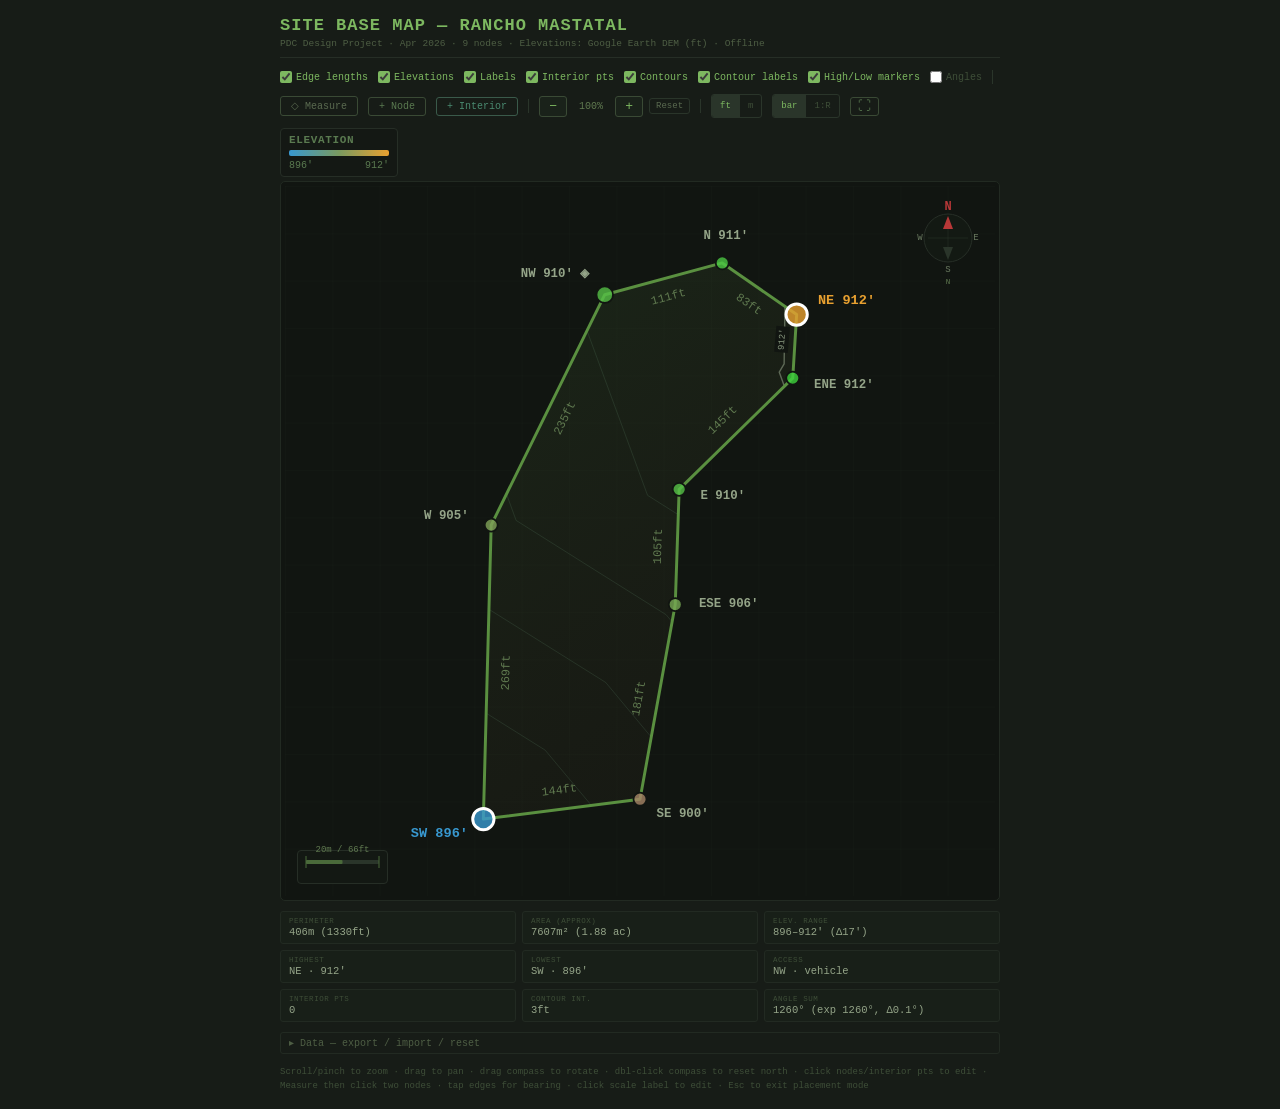
<file: mapping-project/index.html>
<!DOCTYPE html>
<html lang="en">
<head>
<meta charset="UTF-8">
<meta name="viewport" content="width=device-width, initial-scale=1.0, user-scalable=no">
<title>Site Base Map — Rancho Mastatal PDC</title>
<link rel="stylesheet" href="css/styles.css">
</head>
<body>
<div class="wrap">
  <div class="header">
    <h1>Site Base Map — Rancho Mastatal<span class="saved-dot" id="savedDot" title="Saved"></span></h1>
    <p class="sub" id="subLine">PDC Design Project · Apr 2026 · 9 nodes · Elevations: Google Earth DEM (ft) · Offline</p>
  </div>

  <div class="controls" id="controls" style="position:relative">
    <button id="btnToolbarCollapse" title="Show/hide controls">≡</button>
    <div id="toolbarInner">
      <button id="btnLayers">☰ Layers</button>
      <div id="layersGroup">
        <label class="on"><input type="checkbox" id="togLen" checked> Edge lengths</label>
        <label class="on"><input type="checkbox" id="togElev" checked> Elevations</label>
        <label class="on"><input type="checkbox" id="togLabels" checked> Labels</label>
        <label class="on"><input type="checkbox" id="togInterior" checked> Interior pts</label>
        <label class="on"><input type="checkbox" id="togContours" checked> Contours</label>
        <label class="on" id="togContourLabelsLabel"><input type="checkbox" id="togContourLabels" checked> Contour labels</label>
        <label class="on"><input type="checkbox" id="togHighLow" checked> High/Low markers</label>
        <label class="off"><input type="checkbox" id="togAngles"> Angles</label>
      </div>
      <div class="sep"></div>
      <button class="btn btn-measure" id="btnMeasure">◇ Measure</button>
      <button class="btn btn-clear" id="btnClear" style="display:none">Clear</button>
      <button class="btn btn-add-node" id="btnAddNode">+ Node</button>
      <button class="btn btn-add-interior" id="btnAddInterior">+ Interior</button>
      <div class="sep"></div>
      <div class="zoom-controls">
        <button class="btn-sm" id="zoomOut">−</button>
        <span class="zoom-pct" id="zoomPct">100%</span>
        <button class="btn-sm" id="zoomIn">+</button>
        <button class="reset-view" id="resetView">Reset</button>
      </div>
      <div class="sep"></div>
      <div class="pair-tog" id="unitTog" title="Distance &amp; elevation unit">
        <button id="btnUnitFt" class="active">ft</button>
        <button id="btnUnitM">m</button>
      </div>
      <div class="pair-tog" id="scaleModeTog" title="Scale bar style">
        <button id="btnScaleBar" class="active">bar</button>
        <button id="btnScaleRatio">1:R</button>
      </div>
    </div>
    <button class="btn-fullscreen" id="btnFullscreen" title="Toggle fullscreen">⛶</button>
  </div>
  <div id="hint" style="display:none" class="hint"></div>

  <!-- Elevation Legend — shown in normal flow above map; repositioned as fixed HUD in fullscreen -->
  <div id="hudLegend">
    <div style="font-size:11px;font-weight:600;color:#5a7a50;text-transform:uppercase;letter-spacing:.06em;">ELEVATION</div>
    <div id="hudLegendBar" style="width:100px;height:6px;border-radius:2px;margin:4px 0;background:linear-gradient(to right,#3898d0,#7a9a60,#e8a030);"></div>
    <div style="display:flex;justify-content:space-between;width:100px;">
      <span id="hudLegendMin" style="font-size:10px;color:#5a7a50;"></span>
      <span id="hudLegendMax" style="font-size:10px;color:#5a7a50;"></span>
    </div>
  </div>

  <div class="map-wrap" id="mapWrap">
    <svg id="map" xmlns="http://www.w3.org/2000/svg"></svg>
    <!-- Compass HUD — top-right -->
    <div id="hudCompass">
      <svg id="hudCompassSvg" width="70" height="90" viewBox="-35 -40 70 90" style="display:block;overflow:visible;">
        <circle r="24" fill="rgba(20,25,20,0.92)" stroke="#262e26"/>
        <line x1="0" y1="-20" x2="0" y2="20" stroke="#2a352a" stroke-width=".5"/>
        <line x1="-20" y1="0" x2="20" y2="0" stroke="#2a352a" stroke-width=".5"/>
        <g id="compassNeedle" transform="rotate(0)">
          <polygon points="0,-22 -5,-9 5,-9" fill="#b83838"/>
          <polygon points="0,22 -5,9 5,9" fill="#2a352a"/>
          <text y="-28" text-anchor="middle" fill="#b83838" font-size="12" font-weight="700" font-family="'Courier New',monospace">N</text>
          <text x="28" dominant-baseline="middle" text-anchor="middle" fill="#6a7a60" font-size="9" font-family="'Courier New',monospace">E</text>
          <text x="-28" dominant-baseline="middle" text-anchor="middle" fill="#6a7a60" font-size="9" font-family="'Courier New',monospace">W</text>
          <text y="34" text-anchor="middle" fill="#6a7a60" font-size="9" font-family="'Courier New',monospace">S</text>
        </g>
        <text id="compassRotLabel" y="46" text-anchor="middle" fill="#607a50" font-size="7.5" font-family="'Courier New',monospace">N</text>
      </svg>
    </div>
    <!-- Scale Bar HUD — bottom-left -->
    <div id="hudScale">
      <svg id="hudScaleSvg" style="display:block;overflow:visible;"></svg>
      <div id="hudRatioText" style="display:none;font-size:10px;color:#607a50;cursor:pointer;" class="scale-lbl"></div>
    </div>
  </div>

  <div id="edgeInfo" class="edge-info" style="display:none"></div>
  <div id="measPanel" class="meas-panel" style="display:none"></div>
  <div id="editPanel" class="edit-panel" style="display:none"></div>

  <div class="stats" id="stats"></div>

  <div class="data-section">
    <button class="data-toggle" id="dataToggle">▸ Data — export / import / reset</button>
    <div class="data-body" id="dataBody">
      <div class="data-row">
        <button class="btn btn-data-export" id="btnExport">↓ Export JSON</button>
        <button class="btn btn-data-import" id="btnImport">↑ Import JSON</button>
        <input type="file" id="importFileInput" accept=".json" style="display:none">
      </div>
      <div class="data-row">
        <button class="btn btn-data-reset" id="btnReset">Reset to Defaults…</button>
      </div>
    </div>
  </div>

  <p class="note">Scroll/pinch to zoom · drag to pan · drag compass to rotate · dbl-click compass to reset north · click nodes/interior pts to edit · Measure then click two nodes · tap edges for bearing · click scale label to edit · Esc to exit placement mode</p>
</div>

<input type="number" id="scaleInlineInput" min="1" step="1">

<!-- Scripts loaded in dependency order. Plain <script> tags — no bundler, works offline. -->
<script src="js/config.js"></script>
<script src="js/state.js"></script>
<script src="js/geo.js"></script>
<script src="js/labels.js"></script>
<script src="js/compute.js"></script>
<script src="js/delaunay.js"></script>
<script src="js/contours.js"></script>
<script src="js/render.js"></script>
<script src="js/hud.js"></script>
<script src="js/interactions.js"></script>
<script src="js/edit-panels.js"></script>
<script src="js/ui-controls.js"></script>
<script src="js/persistence.js"></script>
<script src="js/io.js"></script>
<script>
// ── Initial render ────────────────────────────────────────────────────────
App.loadFromStorage();

// Sync unit toggle buttons to loaded state
document.getElementById('btnUnitFt').classList.toggle('active', App.elevUnit === 'ft');
document.getElementById('btnUnitM').classList.toggle('active', App.elevUnit === 'm');

// Warn once if storage is unavailable
if (!App.storageAvailable) {
  const hintEl = document.getElementById('hint');
  hintEl.textContent = "Storage unavailable — changes won't persist across refresh. Use Export to save your work.";
  hintEl.style.display = 'inline-block';
}

App.recompute();
App.render();
App.renderStats();
App.updateSubLine();
if (App.measurements.length > 0) App.updateClearBtn();
App.renderHudCompass();
App.renderHudScale();
App.renderHudLegend();
App.initCompassHandlers();
</script>
</body>
</html>
</file>
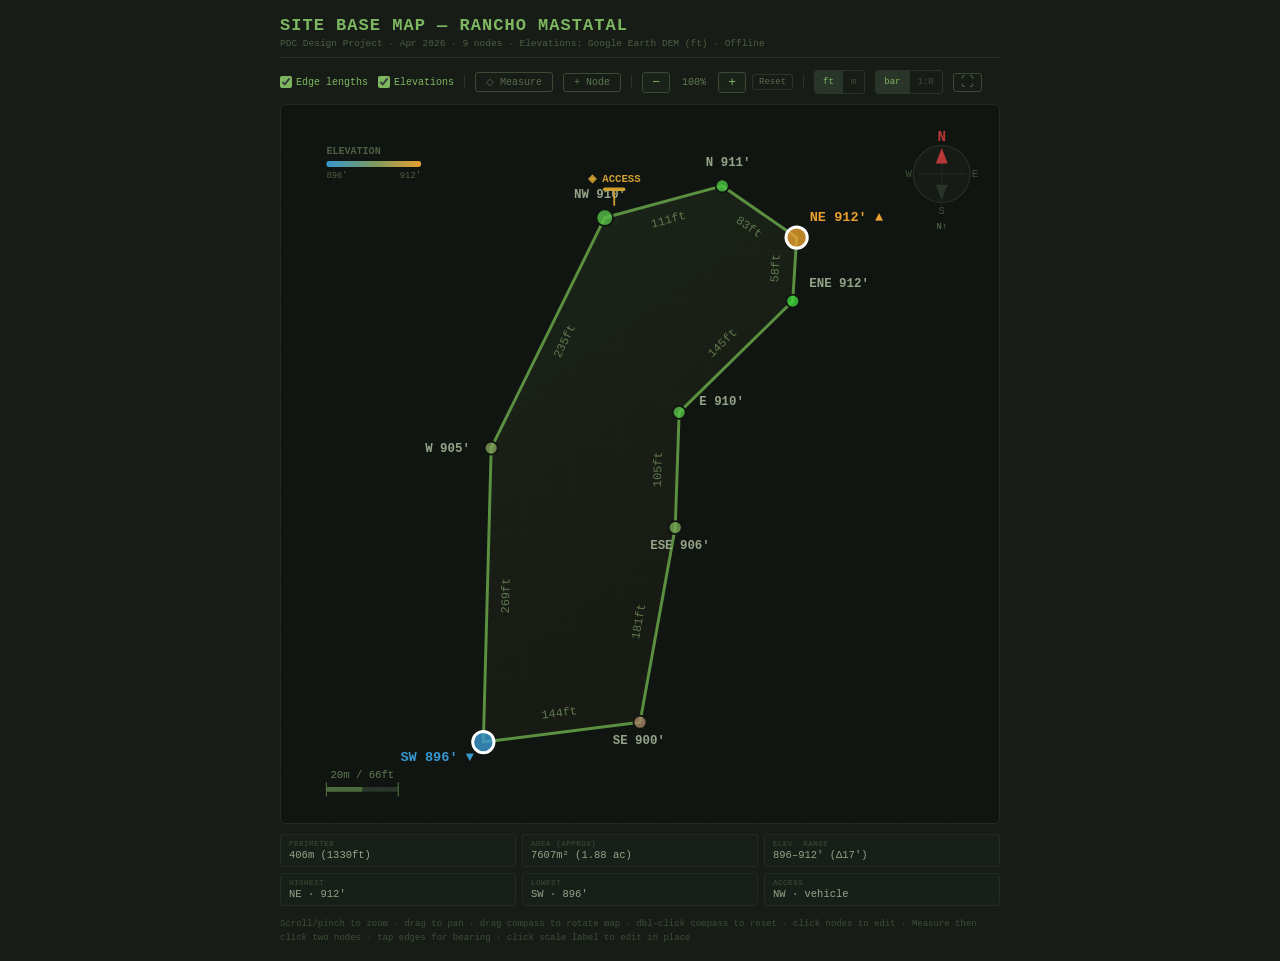
<file: mapping-project/site-base-map-v1.html>
<!DOCTYPE html>
<html lang="en">
<head>
<meta charset="UTF-8">
<meta name="viewport" content="width=device-width, initial-scale=1.0, user-scalable=no">
<title>Site Base Map — Rancho Mastatal PDC</title>
<style>
  * { box-sizing: border-box; margin: 0; padding: 0; }
  body { background: #171c17; color: #b8c8b0; font-family: 'Courier New', monospace; padding: 16px; min-height: 100vh; -webkit-user-select: none; user-select: none; }
  .wrap { max-width: 720px; margin: 0 auto; }
  h1 { font-size: 17px; font-weight: 700; color: #7db860; letter-spacing: .06em; text-transform: uppercase; }
  .sub { font-size: 9.5px; color: #4e5e44; margin-top: 3px; }
  .header { margin-bottom: 12px; border-bottom: 1px solid #262e26; padding-bottom: 8px; }
  .controls { display: flex; gap: 10px; margin-bottom: 10px; flex-wrap: wrap; align-items: center; }
  .controls label { font-size: 10px; cursor: pointer; display: flex; align-items: center; gap: 4px; }
  .controls label.on { color: #7db860; }
  .controls label.off { color: #3e4e38; }
  .controls input[type=checkbox] { accent-color: #7db860; width: 12px; height: 12px; }
  .sep { height: 14px; width: 1px; background: #2a352a; }
  .btn { font-size: 10px; padding: 3px 10px; border-radius: 3px; cursor: pointer; font-family: inherit; }
  .btn-measure { border: 1px solid #3a4a35; background: transparent; color: #5a6a50; }
  .btn-measure.active { border-color: #d0a030; background: #2a2510; color: #d0a030; }
  .btn-clear { border: 1px solid #4a2a2a; background: #2a1515; color: #c06050; }
  .btn-add-node { border: 1px solid #3a4a35; background: transparent; color: #5a7a50; }
  .btn-add-node.active { border-color: #4a9a40; background: #1a2a1a; color: #7db860; }
  .btn-fullscreen { border: 1px solid #3a4a35; background: transparent; color: #5a7a50; font-size: 13px; padding: 1px 7px; border-radius: 3px; cursor: pointer; font-family: inherit; }
  .btn-fullscreen.active { border-color: #4a9a40; background: #1a2a1a; color: #7db860; }
  .btn-sm { font-size: 13px; padding: 2px 8px; border-radius: 3px; cursor: pointer; font-family: inherit; border: 1px solid #3a4a35; background: #1a221a; color: #7db860; min-width: 28px; text-align: center; }
  .btn-sm:active { background: #2a352a; }
  .hint { font-size: 10px; color: #d0a030; margin-bottom: 8px; padding: 4px 8px; background: #2a2510; border-radius: 3px; border: 1px solid #3a3020; display: inline-block; }
  .map-wrap { background: #111511; border-radius: 5px; border: 1px solid #222a22; padding: 4px; overflow: hidden; position: relative; touch-action: none; }
  svg { display: block; }
  .zoom-controls { display: flex; gap: 6px; align-items: center; }
  .zoom-pct { font-size: 10px; color: #607a50; min-width: 36px; text-align: center; }
  .edge-info, .meas-panel { margin-top: 8px; background: #1a221a; border-radius: 4px; padding: 5px 10px; border: 1px solid #2a3a28; font-size: 11px; }
  .meas-panel { background: #1a1a10; border-color: #3a3020; }
  .meas-title { font-size: 9px; color: #8a7a50; text-transform: uppercase; letter-spacing: .06em; margin-bottom: 6px; }
  .meas-row { display: flex; justify-content: space-between; align-items: center; padding: 3px 0; }
  .meas-row + .meas-row { border-top: 1px solid #2a2a1a; }
  .meas-label { color: #d0a030; font-size: 11px; }
  .meas-val { color: #b8a860; font-size: 11px; }
  .meas-elev { color: #6a6a50; margin-left: 8px; font-size: 10px; }
  .meas-del { font-size: 9px; color: #6a4a40; background: none; border: none; cursor: pointer; font-family: inherit; padding: 0 4px; }
  .stats { margin-top: 10px; display: grid; grid-template-columns: 1fr 1fr 1fr; gap: 6px; }
  .stat { background: #181f18; border-radius: 3px; padding: 5px 8px; border: 1px solid #222a22; }
  .stat-label { font-size: 7.5px; color: #3e4e38; text-transform: uppercase; letter-spacing: .07em; }
  .stat-val { font-size: 10.5px; color: #94a488; margin-top: 1px; }
  .note { font-size: 9px; color: #3e4e38; margin-top: 12px; line-height: 1.5; }
  .reset-view { font-size: 9px; color: #5a6a50; background: none; border: 1px solid #2a352a; border-radius: 3px; padding: 2px 6px; cursor: pointer; font-family: inherit; }
  .reset-view:active { background: #1a221a; }
  /* Edit panel */
  .edit-panel { margin-top: 8px; background: #1a1a10; border-radius: 4px; padding: 10px 14px; border: 1px solid #3a3020; font-size: 11px; }
  .edit-panel-title { font-size: 9px; color: #8a7a50; text-transform: uppercase; letter-spacing: .06em; margin-bottom: 8px; }
  .edit-fields { display: grid; grid-template-columns: 1fr 1fr; gap: 6px 14px; margin-bottom: 10px; }
  .edit-field { display: flex; flex-direction: column; gap: 3px; }
  .edit-field-label { font-size: 8px; color: #4e5e44; text-transform: uppercase; letter-spacing: .05em; }
  .edit-field input { background: #111511; border: 1px solid #2a352a; color: #94a488; font-family: 'Courier New', monospace; font-size: 11px; padding: 4px 6px; border-radius: 2px; width: 100%; -webkit-user-select: text; user-select: text; }
  .edit-field input:focus { outline: none; border-color: #4a6a3a; color: #b8c8b0; }
  .edit-elev-hint { font-size: 9px; color: #4e5e44; }
  .edit-actions { display: flex; gap: 8px; align-items: center; flex-wrap: wrap; }
  .btn-save { border: 1px solid #4a6a3a; background: #1a2a1a; color: #7db860; }
  .btn-cancel { border: 1px solid #3a4a35; background: transparent; color: #5a6a50; }
  .btn-delete { border: 1px solid #4a2a2a; background: #1a1010; color: #c06050; margin-left: auto; }
  .btn-delete.confirm { background: #2a1010; border-color: #b03030; color: #e05050; }
  /* Compact paired toggles */
  .pair-tog { display: flex; border: 1px solid #2a352a; border-radius: 3px; overflow: hidden; }
  .pair-tog button { font-size: 9px; padding: 2px 8px; border: none; background: transparent; color: #3e4e38; cursor: pointer; font-family: inherit; min-height: 22px; line-height: 1; }
  .pair-tog button + button { border-left: 1px solid #2a352a; }
  .pair-tog button.active { background: #2a352a; color: #7db860; }
  /* Inline scale input — fixed overlay on top of the SVG text */
  #scaleInlineInput {
    display: none; position: fixed;
    background: #111511; border: 1px solid #4a6a3a;
    color: #607a50; font-family: 'Courier New', monospace; font-size: 9px;
    padding: 0 3px; border-radius: 2px; outline: none; z-index: 500;
    -webkit-user-select: text; user-select: text;
  }
  /* Fullscreen overrides */
  body.fs-mode { padding: 0 !important; background: #0a0f0a !important; }
  body.fs-mode .wrap { max-width: 100% !important; padding: 0 !important; }
  body.fs-mode .header { display: none; }
  body.fs-mode .controls {
    position: fixed; top: 8px; right: 8px; z-index: 200;
    background: rgba(17,21,17,0.92); backdrop-filter: blur(6px); -webkit-backdrop-filter: blur(6px);
    border: 1px solid #2a352a; border-radius: 6px;
    padding: 6px 10px; margin: 0; max-width: calc(100vw - 16px);
  }
  body.fs-mode #hint {
    position: fixed; top: 52px; left: 50%; transform: translateX(-50%); z-index: 200;
  }
  body.fs-mode .map-wrap {
    position: fixed; inset: 0; border-radius: 0; border: none; padding: 0; z-index: 10;
  }
  body.fs-mode #map { width: 100% !important; height: 100% !important; display: block; }
  body.fs-mode .edge-info {
    position: fixed; bottom: 8px; left: 8px; right: 8px; z-index: 200; margin: 0;
  }
  body.fs-mode .meas-panel {
    position: fixed; bottom: 56px; left: 8px; right: 8px; z-index: 200; margin: 0;
  }
  body.fs-mode .edit-panel {
    position: fixed; bottom: 8px; left: 8px; right: 8px; z-index: 200; margin: 0;
    max-height: 40vh; overflow-y: auto;
  }
  body.fs-mode .stats, body.fs-mode .note { display: none; }
</style>
</head>
<body>
<div class="wrap">
  <div class="header">
    <h1>Site Base Map — Rancho Mastatal</h1>
    <p class="sub" id="subLine">PDC Design Project · Apr 2026 · 9 nodes · Elevations: Google Earth DEM (ft) · Offline</p>
  </div>

  <div class="controls" id="controls">
    <label class="on"><input type="checkbox" id="togLen" checked> Edge lengths</label>
    <label class="on"><input type="checkbox" id="togElev" checked> Elevations</label>
    <div class="sep"></div>
    <button class="btn btn-measure" id="btnMeasure">◇ Measure</button>
    <button class="btn btn-clear" id="btnClear" style="display:none">Clear</button>
    <button class="btn btn-add-node" id="btnAddNode">+ Node</button>
    <div class="sep"></div>
    <div class="zoom-controls">
      <button class="btn-sm" id="zoomOut">−</button>
      <span class="zoom-pct" id="zoomPct">100%</span>
      <button class="btn-sm" id="zoomIn">+</button>
      <button class="reset-view" id="resetView">Reset</button>
    </div>
    <div class="sep"></div>
    <div class="pair-tog" id="unitTog" title="Distance &amp; elevation unit">
      <button id="btnUnitFt" class="active">ft</button>
      <button id="btnUnitM">m</button>
    </div>
    <div class="pair-tog" id="scaleModeTog" title="Scale bar style">
      <button id="btnScaleBar" class="active">bar</button>
      <button id="btnScaleRatio">1:R</button>
    </div>
    <button class="btn-fullscreen" id="btnFullscreen" title="Toggle fullscreen">⛶</button>
  </div>
  <div id="hint" style="display:none" class="hint"></div>

  <div class="map-wrap" id="mapWrap">
    <svg id="map" xmlns="http://www.w3.org/2000/svg"></svg>
  </div>

  <div id="edgeInfo" class="edge-info" style="display:none"></div>
  <div id="measPanel" class="meas-panel" style="display:none"></div>
  <div id="editPanel" class="edit-panel" style="display:none"></div>

  <div class="stats" id="stats"></div>
  <p class="note">Scroll/pinch to zoom · drag to pan · drag compass to rotate map · dbl-click compass to reset · click nodes to edit · Measure then click two nodes · tap edges for bearing · click scale label to edit in place</p>
</div>

<!-- Inline scale editor — floats over the SVG text at its exact screen position -->
<input type="number" id="scaleInlineInput" min="1" step="1">

<script>
const SITE = [
  { label: "W",   lon: -84.37507, lat: 9.67310, elev: 275.81 },
  { label: "NW",  lon: -84.37478, lat: 9.67368, elev: 277.22 },
  { label: "N",   lon: -84.37448, lat: 9.67376, elev: 277.57 },
  { label: "NE",  lon: -84.37429, lat: 9.67363, elev: 278.08 },
  { label: "ENE", lon: -84.37430, lat: 9.67347, elev: 278.06 },
  { label: "E",   lon: -84.37459, lat: 9.67319, elev: 277.24 },
  { label: "ESE", lon: -84.37460, lat: 9.67290, elev: 276.15 },
  { label: "SE",  lon: -84.37469, lat: 9.67241, elev: 274.46 },
  { label: "SW",  lon: -84.37509, lat: 9.67236, elev: 272.98 },
];

let VA_IDX = 1;

const LAT_R = 9.673, LON_R = -84.375;
const D2M_LAT = 110574, D2M_LON = 110574 * Math.cos(LAT_R * Math.PI / 180);
const m2ft = m => m * 3.28084;
const ft2m = ft => ft / 3.28084;
const loc = (lon, lat) => ({ x: (lon - LON_R) * D2M_LON, y: (lat - LAT_R) * D2M_LAT });
const dst = (a, b) => Math.sqrt((a.x - b.x) ** 2 + (a.y - b.y) ** 2);
const brg = (a, b) => { let g = Math.atan2(b.x - a.x, b.y - a.y) * 180 / Math.PI; return g < 0 ? g + 360 : g; };
function eCol(t) { return `rgb(${Math.round(60+(1-t)*150)},${Math.round(100+t*110)},${Math.round(60+(1-t)*60)})`; }

// Derived state — recomputed from SITE on every render
let pl, elevs, minE, maxE, hiIdx, loIdx;
let mnX, mxX, mnY, mxY, sc, ox, oy;
let ps, edges, dists, area, perim, labelOffsets;

const BASE_W = 600, BASE_H = 600, pad = 65;

function recompute() {
  pl = SITE.map(s => loc(s.lon, s.lat));
  elevs = SITE.map(s => s.elev);
  minE = Math.min(...elevs); maxE = Math.max(...elevs);
  hiIdx = elevs.indexOf(maxE); loIdx = elevs.indexOf(minE);

  const xs = pl.map(p => p.x), ys = pl.map(p => p.y);
  mnX = Math.min(...xs); mxX = Math.max(...xs);
  mnY = Math.min(...ys); mxY = Math.max(...ys);
  sc = Math.min((BASE_W - pad*2) / (mxX - mnX), (BASE_H - pad*2) / (mxY - mnY));
  ox = (BASE_W - (mxX - mnX) * sc) / 2;
  oy = (BASE_H - (mxY - mnY) * sc) / 2;

  const svgPt = p => ({ sx: ox + (p.x - mnX) * sc, sy: BASE_H - (oy + (p.y - mnY) * sc) });
  ps = pl.map(svgPt);

  edges = pl.map((_, i) => {
    const j = (i + 1) % pl.length;
    const dm = dst(pl[i], pl[j]);
    return { from: ps[i], to: ps[j], distM: dm, distFt: m2ft(dm), bearing: brg(pl[i], pl[j]) };
  });

  dists = [];
  for (let i = 0; i < pl.length; i++) {
    dists[i] = [];
    for (let j = 0; j < pl.length; j++) dists[i][j] = dst(pl[i], pl[j]);
  }

  area = 0;
  for (let i = 0; i < pl.length; i++) {
    const j = (i + 1) % pl.length;
    area += pl[i].x * pl[j].y - pl[j].x * pl[i].y;
  }
  area = Math.abs(area) / 2;
  perim = edges.reduce((s, e) => s + e.distM, 0);

  const cx = ps.reduce((s, p) => s + p.sx, 0) / ps.length;
  const cy = ps.reduce((s, p) => s + p.sy, 0) / ps.length;
  labelOffsets = ps.map(p => {
    const dx = p.sx - cx, dy = p.sy - cy;
    const len = Math.sqrt(dx * dx + dy * dy) || 1;
    const nx = dx / len, ny = dy / len;
    const odx = Math.round(nx * 18), ody = Math.round(ny * 18);
    const a = nx > 0.4 ? 'start' : nx < -0.4 ? 'end' : 'middle';
    return { dx: odx, dy: ody, a };
  });
}

// App state
let showLen = true, showElev = true, measureMode = false, addNodeMode = false;
let selNodes = [], measurements = [];
let selectedNodeIdx = null, editOriginal = null, deleteConfirmPending = false;
let scaleMeterVal = 20;
let elevUnit = 'ft';      // 'ft' | 'm'
let scaleBarMode = 'bar'; // 'bar' | 'ratio'
let mapRotation = 0;      // degrees, clockwise positive

// Elevation display helpers
function dispElevVal(m) {
  return elevUnit === 'ft' ? Math.round(m2ft(m)) : parseFloat(m.toFixed(1));
}
function elevSuffix() { return elevUnit === 'ft' ? "'" : 'm'; }

// Distance display helpers — controls edge labels and measurement line labels
function dispDistVal(m) {
  return elevUnit === 'ft' ? Math.round(m2ft(m)) : parseFloat(m.toFixed(1));
}
function distSuffix() { return elevUnit === 'ft' ? 'ft' : 'm'; }

// Scale ratio helpers (96 DPI)
function currentRatio() {
  const W_px = svgEl.getBoundingClientRect().width;
  if (!W_px || !sc) return 500;
  const realMPerPx = BASE_W / (W_px * zoom * sc);
  const screenMPerPx = 0.0254 / 96;
  return realMPerPx / screenMPerPx;
}
function roundedRatio(r) {
  if (r < 100)  return Math.round(r / 5) * 5;
  if (r < 500)  return Math.round(r / 10) * 10;
  if (r < 2000) return Math.round(r / 50) * 50;
  return Math.round(r / 100) * 100;
}
function zoomForRatio(R) {
  const W_px = svgEl.getBoundingClientRect().width;
  if (!W_px || !sc) return zoom;
  return BASE_W * 96 / (W_px * R * sc * 0.0254);
}

// View state
let vbX = 0, vbY = 0, vbW = BASE_W, vbH = BASE_H;
let zoom = 1;
const MIN_ZOOM = 0.5, MAX_ZOOM = 4;

const svgEl = document.getElementById('map');
const mapWrap = document.getElementById('mapWrap');
const NS = 'http://www.w3.org/2000/svg';

function updateViewBox() {
  vbW = BASE_W / zoom; vbH = BASE_H / zoom;
  const maxPanX = BASE_W * (1 - 1/zoom);
  const maxPanY = BASE_H * (1 - 1/zoom);
  vbX = Math.max(-BASE_W*0.3, Math.min(vbX, maxPanX + BASE_W*0.3));
  vbY = Math.max(-BASE_H*0.3, Math.min(vbY, maxPanY + BASE_H*0.3));
  svgEl.setAttribute('viewBox', `${vbX} ${vbY} ${vbW} ${vbH}`);
  document.getElementById('zoomPct').textContent = Math.round(zoom * 100) + '%';
  if (scaleBarMode === 'ratio') {
    const rtEl = document.getElementById('ratioText');
    if (rtEl) rtEl.textContent = `Scale 1:${roundedRatio(currentRatio())}`;
  }
}

function setZoom(newZoom, centerX, centerY) {
  const clamped = Math.max(MIN_ZOOM, Math.min(MAX_ZOOM, newZoom));
  if (clamped === zoom) return;
  const cx = centerX !== undefined ? centerX : vbX + vbW/2;
  const cy = centerY !== undefined ? centerY : vbY + vbH/2;
  const ratio = zoom / clamped;
  vbX = cx - (cx - vbX) * ratio;
  vbY = cy - (cy - vbY) * ratio;
  zoom = clamped;
  updateViewBox();
}

function resetView() { zoom = 1; vbX = 0; vbY = 0; updateViewBox(); }

// Mouse wheel zoom
mapWrap.addEventListener('wheel', (e) => {
  e.preventDefault();
  const rect = svgEl.getBoundingClientRect();
  const mx = (e.clientX - rect.left) / rect.width;
  const my = (e.clientY - rect.top) / rect.height;
  const cx = vbX + mx * vbW, cy = vbY + my * vbH;
  const steps = Math.max(0.5, Math.min(3, Math.abs(e.deltaY) / 100));
  const factor = e.deltaY > 0 ? Math.pow(0.95, steps) : Math.pow(1.05, steps);
  setZoom(zoom * factor, cx, cy);
}, { passive: false });

// Touch: 1-finger pan, 2-finger pinch-zoom + twist-rotate
let lastTouchDist = 0, lastTouchAngle = null, lastTouchCenter = null, isPinching = false;

mapWrap.addEventListener('touchstart', (e) => {
  if (e.touches.length === 2) {
    isPinching = true;
    const t = e.touches;
    lastTouchDist = Math.hypot(t[0].clientX - t[1].clientX, t[0].clientY - t[1].clientY);
    lastTouchCenter = { x: (t[0].clientX + t[1].clientX)/2, y: (t[0].clientY + t[1].clientY)/2 };
    lastTouchAngle = null;
  } else if (e.touches.length === 1 && !isPinching) {
    dragStart = { x: e.touches[0].clientX, y: e.touches[0].clientY, vbX, vbY };
    wasDragged = false;
  }
}, { passive: true });

mapWrap.addEventListener('touchmove', (e) => {
  if (e.touches.length === 2 && isPinching) {
    e.preventDefault();
    const t = e.touches;
    const dist = Math.hypot(t[0].clientX - t[1].clientX, t[0].clientY - t[1].clientY);
    const center = { x: (t[0].clientX + t[1].clientX)/2, y: (t[0].clientY + t[1].clientY)/2 };
    const rect = svgEl.getBoundingClientRect();
    const mx = (center.x - rect.left) / rect.width;
    const my = (center.y - rect.top) / rect.height;
    const cx = vbX + mx * vbW, cy = vbY + my * vbH;

    // Pinch zoom (clamped per frame for smoothness)
    const rawFactor = dist / lastTouchDist;
    const factor = Math.max(0.97, Math.min(1.03, rawFactor));
    setZoom(zoom * factor, cx, cy);

    // Twist rotation
    const angle = Math.atan2(t[0].clientY - t[1].clientY, t[0].clientX - t[1].clientX) * 180 / Math.PI;
    if (lastTouchAngle !== null) {
      let delta = angle - lastTouchAngle;
      if (delta > 180) delta -= 360;
      if (delta < -180) delta += 360;
      mapRotation += delta;
      render();
      attachCompassHandlers();
    }
    lastTouchAngle = angle;
    lastTouchDist = dist;
    lastTouchCenter = center;
  } else if (e.touches.length === 1 && dragStart && !isPinching) {
    e.preventDefault();
    const dx = e.touches[0].clientX - dragStart.x;
    const dy = e.touches[0].clientY - dragStart.y;
    if (Math.abs(dx) > 5 || Math.abs(dy) > 5) wasDragged = true;
    const rect = svgEl.getBoundingClientRect();
    vbX = dragStart.vbX - dx * (vbW / rect.width);
    vbY = dragStart.vbY - dy * (vbH / rect.height);
    updateViewBox();
  }
}, { passive: false });

mapWrap.addEventListener('touchend', (e) => {
  if (e.touches.length < 2) { isPinching = false; lastTouchAngle = null; }
  if (e.touches.length === 0) {
    if (!wasDragged && addNodeMode && dragStart) {
      const touch = e.changedTouches[0];
      addNodeAt(touch.clientX, touch.clientY);
    }
    dragStart = null;
    wasDragged = false;
  }
});

// Mouse drag to pan (blocked when compass drag is active)
let dragStart = null, wasDragged = false;
mapWrap.addEventListener('mousedown', (e) => {
  if (e.button !== 0) return;
  if (compassDragActive) return;
  // Let compass handle its own mousedown
  if (e.target.closest && e.target.closest('#compassG')) return;
  dragStart = { x: e.clientX, y: e.clientY, vbX, vbY };
  wasDragged = false;
  if (!addNodeMode) mapWrap.style.cursor = 'grabbing';
});
window.addEventListener('mousemove', (e) => {
  if (compassDragActive) {
    const angle = angleFromCompassCenter(e.clientX, e.clientY);
    let delta = angle - compassDragStartAngle;
    if (delta > 180) delta -= 360;
    if (delta < -180) delta += 360;
    mapRotation = compassDragStartRot + delta;
    render();
    attachCompassHandlers();
    return;
  }
  if (!dragStart) return;
  const dx = e.clientX - dragStart.x, dy = e.clientY - dragStart.y;
  if (Math.abs(dx) > 5 || Math.abs(dy) > 5) wasDragged = true;
  const rect = svgEl.getBoundingClientRect();
  vbX = dragStart.vbX - dx * (vbW / rect.width);
  vbY = dragStart.vbY - dy * (vbH / rect.height);
  updateViewBox();
});
window.addEventListener('mouseup', () => {
  if (compassDragActive) {
    compassDragActive = false;
    const cg = document.getElementById('compassG');
    if (cg) cg.style.cursor = 'grab';
    return;
  }
  dragStart = null;
  if (!addNodeMode) mapWrap.style.cursor = '';
});

// Zoom buttons
document.getElementById('zoomIn').addEventListener('click',  () => setZoom(zoom * 1.1));
document.getElementById('zoomOut').addEventListener('click', () => setZoom(zoom / 1.1));
document.getElementById('resetView').addEventListener('click', resetView);

function el(tag, attrs, parent) {
  const e = document.createElementNS(NS, tag);
  for (const [k, v] of Object.entries(attrs || {})) {
    if (k === 'textContent') e.textContent = v; else e.setAttribute(k, v);
  }
  if (parent) parent.appendChild(e);
  return e;
}

function clientToSvgCoords(clientX, clientY) {
  const rect = svgEl.getBoundingClientRect();
  return {
    svgX: vbX + (clientX - rect.left) / rect.width * vbW,
    svgY: vbY + (clientY - rect.top) / rect.height * vbH
  };
}

function svgCoordsToLatLon(svgX, svgY) {
  const wx = (svgX - ox) / sc + mnX;
  const wy = (BASE_H - svgY - oy) / sc + mnY;
  return { lat: wy / D2M_LAT + LAT_R, lon: wx / D2M_LON + LON_R };
}

function nearestEdgeTo(svgX, svgY) {
  let minDist = Infinity, minIdx = 0;
  ps.forEach((p, i) => {
    const j = (i + 1) % ps.length, q = ps[j];
    const ex = q.sx - p.sx, ey = q.sy - p.sy;
    const len2 = ex*ex + ey*ey;
    const t = len2 > 0 ? Math.max(0, Math.min(1, ((svgX - p.sx)*ex + (svgY - p.sy)*ey) / len2)) : 0;
    const dist = Math.hypot(svgX - p.sx - t*ex, svgY - p.sy - t*ey);
    if (dist < minDist) { minDist = dist; minIdx = i; }
  });
  return minIdx;
}

function addNodeAt(clientX, clientY) {
  const { svgX, svgY } = clientToSvgCoords(clientX, clientY);
  const edgeIdx = nearestEdgeTo(svgX, svgY);
  const { lat, lon } = svgCoordsToLatLon(svgX, svgY);
  const elev = (SITE[edgeIdx].elev + SITE[(edgeIdx + 1) % SITE.length].elev) / 2;

  const usedLabels = new Set(SITE.map(s => s.label));
  let n = SITE.length + 1;
  while (usedLabels.has(`P${n}`)) n++;

  measurements = measurements.map(([a, b]) => [a > edgeIdx ? a+1 : a, b > edgeIdx ? b+1 : b]);
  selNodes = selNodes.map(i => i > edgeIdx ? i+1 : i);
  if (selectedNodeIdx !== null && selectedNodeIdx > edgeIdx) selectedNodeIdx++;
  if (VA_IDX > edgeIdx) VA_IDX++;

  SITE.splice(edgeIdx + 1, 0, { label: `P${n}`, lat, lon, elev });
  recompute(); render(); renderStats(); updateSubLine();
}

function deleteNode(idx) {
  if (SITE.length <= 3) return;
  measurements = measurements
    .filter(([a, b]) => a !== idx && b !== idx)
    .map(([a, b]) => [a > idx ? a-1 : a, b > idx ? b-1 : b]);
  selNodes = selNodes.filter(i => i !== idx).map(i => i > idx ? i-1 : i);
  if (VA_IDX === idx) VA_IDX = 0; else if (VA_IDX > idx) VA_IDX--;
  SITE.splice(idx, 1);
  selectedNodeIdx = null; editOriginal = null; deleteConfirmPending = false;
  hideEditPanel();
  recompute(); render(); renderStats(); updateSubLine();
}

// ── Main render ───────────────────────────────────────────────────────────

function render() {
  recompute();
  svgEl.innerHTML = '';
  svgEl.setAttribute('viewBox', `${vbX} ${vbY} ${vbW} ${vbH}`);

  const defs = el('defs', {}, svgEl);
  const pat = el('pattern', {id:'g', width:40, height:40, patternUnits:'userSpaceOnUse'}, defs);
  el('path', {d:'M40 0L0 0 0 40', fill:'none', stroke:'#181f18', 'stroke-width':'.4'}, pat);
  const tg = el('linearGradient', {id:'tg', x1:'.3', y1:'0', x2:'.7', y2:'1'}, defs);
  el('stop', {offset:'0%', 'stop-color':'#3a5a30', 'stop-opacity':'.22'}, tg);
  el('stop', {offset:'100%', 'stop-color':'#4a3a25', 'stop-opacity':'.10'}, tg);
  const elg = el('linearGradient', {id:'el', x1:'0', y1:'0', x2:'1', y2:'0'}, defs);
  el('stop', {offset:'0%', 'stop-color':'#3898d0'}, elg);
  el('stop', {offset:'50%', 'stop-color':'#7a9a60'}, elg);
  el('stop', {offset:'100%', 'stop-color':'#e8a030'}, elg);

  el('rect', {x:-200, y:-200, width:BASE_W+400, height:BASE_H+400, fill:'#111511'}, svgEl);
  el('rect', {width:BASE_W, height:BASE_H, fill:'url(#g)'}, svgEl);

  // All geographic content rotates as one group
  const mapG = el('g', {
    id: 'mapContent',
    transform: `rotate(${mapRotation},${BASE_W/2},${BASE_H/2})`
  }, svgEl);

  const pathStr = ps.map((p, i) => `${i?'L':'M'}${p.sx},${p.sy}`).join(' ') + 'Z';
  el('path', {d:pathStr, fill:'url(#tg)'}, mapG);
  el('path', {d:pathStr, fill:'none', stroke:'#5a9040', 'stroke-width':'2.5', 'stroke-linejoin':'round'}, mapG);

  // Measurement lines
  measurements.forEach(([a, b]) => {
    if (a >= ps.length || b >= ps.length) return;
    const pa = ps[a], pb = ps[b], dm = dists[a][b];
    const mx = (pa.sx+pb.sx)/2, my = (pa.sy+pb.sy)/2;
    const lblTxt = dispDistVal(dm) + distSuffix();
    const lblW = lblTxt.length * 6 + 12;
    el('line', {x1:pa.sx, y1:pa.sy, x2:pb.sx, y2:pb.sy, stroke:'#d0a030', 'stroke-width':'1.5', 'stroke-dasharray':'6,4', opacity:'0.8'}, mapG);
    el('rect', {x:mx-lblW/2, y:my-10, width:lblW, height:16, rx:3, fill:'#1a1a10', 'fill-opacity':'.92', stroke:'#3a3020', 'stroke-width':'.5'}, mapG);
    el('text', {x:mx, y:my+2, 'text-anchor':'middle', 'dominant-baseline':'middle', fill:'#d0a030', 'font-size':10, 'font-weight':700, 'font-family':"'Courier New',monospace", textContent:lblTxt, style:'pointer-events:none'}, mapG);
  });

  if (measureMode && selNodes.length === 1) {
    const sp = ps[selNodes[0]];
    el('circle', {cx:sp.sx, cy:sp.sy, r:14, fill:'none', stroke:'#d0a030', 'stroke-width':2, 'stroke-dasharray':'4,3', opacity:'.7'}, mapG);
  }

  // Edge labels (unit-aware)
  if (showLen) edges.forEach((e, i) => {
    const mx = (e.from.sx+e.to.sx)/2, my = (e.from.sy+e.to.sy)/2;
    const dx = e.to.sx-e.from.sx, dy = e.to.sy-e.from.sy;
    let a = Math.atan2(dy, dx)*180/Math.PI;
    if (a > 90) a -= 180; if (a < -90) a += 180;
    const ln = Math.sqrt(dx*dx+dy*dy), nx = -dy/ln*16, ny = dx/ln*16;
    const hit = el('line', {x1:e.from.sx, y1:e.from.sy, x2:e.to.sx, y2:e.to.sy, stroke:'transparent', 'stroke-width':12, style:'cursor:pointer'}, mapG);
    hit.addEventListener('mouseenter', () => showEdgeInfo(i));
    hit.addEventListener('mouseleave', hideEdgeInfo);
    hit.addEventListener('touchstart', (ev) => { ev.stopPropagation(); showEdgeInfo(i); });
    el('text', {x:mx+nx, y:my+ny, 'text-anchor':'middle', 'dominant-baseline':'middle', transform:`rotate(${a},${mx+nx},${my+ny})`, fill:'#607a50', 'font-size':10, 'font-weight':400, 'font-family':"'Courier New',monospace", textContent:dispDistVal(e.distM)+distSuffix(), style:'pointer-events:none'}, mapG);
  });

  // Nodes
  ps.forEach((p, i) => {
    const s = SITE[i];
    const isH = i === hiIdx, isL = i === loIdx, isVA = i === VA_IDX;
    const isSel = selNodes.includes(i) || i === selectedNodeIdx;
    const t = maxE === minE ? .5 : (s.elev - minE) / (maxE - minE);
    const col = isH ? '#e8a030' : isL ? '#3898d0' : eCol(t);
    const r = isH || isL ? 9 : isVA ? 7 : isSel ? 8 : 5.5;
    const off = labelOffsets[i];
    const g = el('g', {style: (measureMode || addNodeMode) ? 'cursor:crosshair' : 'cursor:pointer'}, mapG);
    el('circle', {cx:p.sx, cy:p.sy, r:18, fill:'transparent'}, g);
    el('circle', {cx:p.sx, cy:p.sy, r, fill:col, 'fill-opacity':'.8', stroke:isSel?'#d0a030':isH||isL?'#fff':'#111511', 'stroke-width':isSel?3:isH||isL?2.5:1.5}, g);
    let label = s.label;
    if (showElev) label += ` ${dispElevVal(s.elev)}${elevSuffix()}`;
    if (isH) label += ' ▲'; if (isL) label += ' ▼';
    el('text', {x:p.sx+off.dx, y:p.sy+off.dy, 'text-anchor':off.a, fill:isH?'#e8a030':isL?'#3898d0':'#94a488', 'font-size':isH||isL?11.5:10.5, 'font-weight':isH||isL?700:600, 'font-family':"'Courier New',monospace", textContent:label, style:'pointer-events:none'}, g);
    if (!addNodeMode) {
      g.addEventListener('click', (e) => { e.stopPropagation(); handleNodeClick(i); });
      g.addEventListener('touchend', (e) => { e.preventDefault(); e.stopPropagation(); handleNodeClick(i); });
    }
  });

  // Vehicle access marker
  const vp = ps[VA_IDX];
  const vg = el('g', {style:'pointer-events:none'}, mapG);
  el('line', {x1:vp.sx+8, y1:vp.sy-24, x2:vp.sx+8, y2:vp.sy-10, stroke:'#d0a030', 'stroke-width':1.5}, vg);
  el('line', {x1:vp.sx, y1:vp.sy-24, x2:vp.sx+16, y2:vp.sy-24, stroke:'#d0a030', 'stroke-width':3, 'stroke-linecap':'round'}, vg);
  el('text', {x:vp.sx+8, y:vp.sy-30, 'text-anchor':'middle', fill:'#d0a030', 'font-size':9, 'font-weight':700, 'font-family':"'Courier New',monospace", textContent:'◈ ACCESS'}, vg);

  // Add-node overlay (inside rotating group so tap coords map correctly)
  if (addNodeMode) {
    const overlay = el('rect', {x:-10000, y:-10000, width:30000, height:30000, fill:'transparent', style:'cursor:crosshair'}, mapG);
    overlay.addEventListener('click', (e) => {
      if (wasDragged) return;
      e.stopPropagation();
      addNodeAt(e.clientX, e.clientY);
    });
  }

  // ── Fixed chrome (not in rotating group) ─────────────────────────────

  // Compass rose — needle counter-rotates to always point true north
  const cg = el('g', {id:'compassG', transform:'translate(555,55)', style:'cursor:grab'}, svgEl);
  el('circle', {r:24, fill:'#171c17', 'fill-opacity':'.92', stroke:'#262e26'}, cg);
  el('line', {x1:0, y1:-20, x2:0, y2:20, stroke:'#2a352a', 'stroke-width':'.5'}, cg);
  el('line', {x1:-20, y1:0, x2:20, y2:0, stroke:'#2a352a', 'stroke-width':'.5'}, cg);
  // Needle + N label counter-rotate so they always point to geographic north
  const needleG = el('g', {transform:`rotate(${-mapRotation},0,0)`}, cg);
  el('polygon', {points:'0,-22 -5,-9 5,-9', fill:'#b83838'}, needleG);
  el('polygon', {points:'0,22 -5,9 5,9',  fill:'#2a352a'}, needleG);
  el('text', {y:-28, 'text-anchor':'middle', fill:'#b83838', 'font-size':12, 'font-weight':700, 'font-family':"'Courier New',monospace", textContent:'N'}, needleG);
  // Fixed cardinal ring
  el('text', {x:28,  'dominant-baseline':'middle', 'text-anchor':'middle', fill:'#3e4e38', 'font-size':9, 'font-family':"'Courier New',monospace", textContent:'E'}, cg);
  el('text', {x:-28, 'dominant-baseline':'middle', 'text-anchor':'middle', fill:'#3e4e38', 'font-size':9, 'font-family':"'Courier New',monospace", textContent:'W'}, cg);
  el('text', {y:34,  'text-anchor':'middle', fill:'#3e4e38', 'font-size':9, 'font-family':"'Courier New',monospace", textContent:'S'}, cg);
  // Rotation angle label below compass
  const rotNorm = ((mapRotation % 360) + 360) % 360;
  const rotLabel = rotNorm < 1 ? 'N↑' : rotNorm <= 180 ? `${Math.round(rotNorm)}°E` : `${Math.round(360-rotNorm)}°W`;
  el('text', {y:46, 'text-anchor':'middle', fill:'#607a50', 'font-size':7.5, 'font-family':"'Courier New',monospace", textContent:rotLabel}, cg);

  // Scale bar / ratio
  const sg = el('g', {transform:`translate(35,${BASE_H-25})`}, svgEl);
  if (scaleBarMode === 'bar') {
    const bpx = scaleMeterVal * sc;
    el('rect', {x:0, y:-2, width:bpx, height:4, fill:'#2a352a', rx:1}, sg);
    el('rect', {x:0, y:-2, width:bpx/2, height:4, fill:'#4a6a3a', rx:1}, sg);
    el('line', {x1:0, y1:-6, x2:0, y2:6, stroke:'#4a6a3a', 'stroke-width':1}, sg);
    el('line', {x1:bpx, y1:-6, x2:bpx, y2:6, stroke:'#4a6a3a', 'stroke-width':1}, sg);
    const scaleLbl = `${Number.isInteger(scaleMeterVal) ? scaleMeterVal : scaleMeterVal.toFixed(1)}m / ${Math.round(m2ft(scaleMeterVal))}ft`;
    const scaleTxt = el('text', {x:bpx/2, y:-10, 'text-anchor':'middle', fill:'#607a50', 'font-size':9, 'font-family':"'Courier New',monospace", textContent:scaleLbl, style:'cursor:pointer'}, sg);
    scaleTxt.addEventListener('click', (e) => { e.stopPropagation(); startInlineScaleEdit(scaleTxt, 'bar'); });
  } else {
    const ratioTxt = el('text', {id:'ratioText', x:0, y:0, fill:'#607a50', 'font-size':10, 'font-family':"'Courier New',monospace", textContent:`Scale 1:${roundedRatio(currentRatio())}`, style:'cursor:pointer'}, sg);
    ratioTxt.addEventListener('click', (e) => { e.stopPropagation(); startInlineScaleEdit(ratioTxt, 'ratio'); });
  }

  // Elevation legend
  const lg = el('g', {transform:'translate(35,38)'}, svgEl);
  el('text', {fill:'#4e5e44', 'font-size':8.5, 'font-weight':600, 'font-family':"'Courier New',monospace", textContent:'ELEVATION'}, lg);
  el('rect', {x:0, y:6, width:80, height:5, rx:2, fill:'url(#el)'}, lg);
  el('text', {x:0,  y:20, fill:'#4e5e44', 'font-size':7.5, 'font-family':"'Courier New',monospace", textContent:dispElevVal(minE)+elevSuffix()}, lg);
  el('text', {x:80, y:20, 'text-anchor':'end', fill:'#4e5e44', 'font-size':7.5, 'font-family':"'Courier New',monospace", textContent:dispElevVal(maxE)+elevSuffix()}, lg);

  renderMeasurements();
  attachCompassHandlers();
}

// ── Compass drag rotation ─────────────────────────────────────────────────

let compassDragActive = false, compassDragStartAngle = 0, compassDragStartRot = 0;

function getCompassCenterScreen() {
  const pt = svgEl.createSVGPoint();
  pt.x = 555; pt.y = 55;
  const ctm = svgEl.getScreenCTM();
  if (!ctm) return null;
  const sp = pt.matrixTransform(ctm);
  return { x: sp.x, y: sp.y };
}

// Clockwise angle from 12 o'clock
function angleFromCompassCenter(clientX, clientY) {
  const c = getCompassCenterScreen();
  if (!c) return 0;
  return Math.atan2(clientX - c.x, -(clientY - c.y)) * 180 / Math.PI;
}

function attachCompassHandlers() {
  const cg = document.getElementById('compassG');
  if (!cg) return;

  cg.addEventListener('mousedown', (e) => {
    e.stopPropagation();
    e.preventDefault();
    compassDragActive = true;
    compassDragStartAngle = angleFromCompassCenter(e.clientX, e.clientY);
    compassDragStartRot = mapRotation;
    cg.style.cursor = 'grabbing';
  });

  cg.addEventListener('dblclick', (e) => {
    e.stopPropagation();
    mapRotation = 0;
    render();
  });

  cg.addEventListener('touchstart', (e) => {
    if (e.touches.length === 1) {
      e.stopPropagation();
      compassDragActive = true;
      compassDragStartAngle = angleFromCompassCenter(e.touches[0].clientX, e.touches[0].clientY);
      compassDragStartRot = mapRotation;
    }
  }, { passive: true });

  cg.addEventListener('touchmove', (e) => {
    if (compassDragActive && e.touches.length === 1) {
      e.preventDefault();
      e.stopPropagation();
      const angle = angleFromCompassCenter(e.touches[0].clientX, e.touches[0].clientY);
      let delta = angle - compassDragStartAngle;
      if (delta > 180) delta -= 360;
      if (delta < -180) delta += 360;
      mapRotation = compassDragStartRot + delta;
      render();
    }
  }, { passive: false });

  cg.addEventListener('touchend', (e) => {
    if (compassDragActive) { e.stopPropagation(); compassDragActive = false; }
  });
}

// ── Inline scale editing ──────────────────────────────────────────────────

let scaleInlineActive = false;

function startInlineScaleEdit(textEl, mode) {
  if (scaleInlineActive) return;
  scaleInlineActive = true;

  const rect = textEl.getBoundingClientRect();
  const inp = document.getElementById('scaleInlineInput');

  inp.style.left   = rect.left + 'px';
  inp.style.top    = rect.top + 'px';
  inp.style.width  = Math.max(rect.width + 20, 60) + 'px';
  inp.style.height = Math.max(rect.height + 4, 18) + 'px';

  if (mode === 'bar') {
    inp.value = Number.isInteger(scaleMeterVal) ? scaleMeterVal : parseFloat(scaleMeterVal.toFixed(1));
    inp.min = 1; inp.max = 500; inp.step = 1;
  } else {
    inp.value = roundedRatio(currentRatio());
    inp.min = 50; inp.max = 5000; inp.step = 10;
  }

  inp.style.display = 'block';
  // Defer focus past the click event that opened the edit
  requestAnimationFrame(() => { inp.focus(); inp.select(); });

  const confirm = () => {
    if (!scaleInlineActive) return;
    scaleInlineActive = false;
    inp.style.display = 'none';
    inp.onblur = null; inp.oninput = null; inp.onkeydown = null;
    const v = parseFloat(inp.value);
    if (!isNaN(v) && v > 0) {
      if (mode === 'bar') {
        scaleMeterVal = Math.max(1, Math.min(500, v));
      } else {
        setZoom(zoomForRatio(Math.max(50, Math.min(5000, Math.round(v)))));
      }
      render();
    }
  };

  const cancel = () => {
    scaleInlineActive = false;
    inp.style.display = 'none';
    inp.onblur = null; inp.oninput = null; inp.onkeydown = null;
  };

  inp.onkeydown = (e) => {
    if (e.key === 'Enter')  { e.preventDefault(); confirm(); }
    if (e.key === 'Escape') { e.preventDefault(); cancel(); }
  };

  // Bar mode: live preview on every keystroke
  inp.oninput = mode === 'bar' ? () => {
    const v = parseFloat(inp.value);
    if (!isNaN(v) && v > 0) {
      scaleMeterVal = Math.max(1, Math.min(500, v));
      render();
      // Input position is fixed so it stays on screen after render() rebuilds SVG
    }
  } : null;

  inp.onblur = confirm;
}

// ── Node editing ──────────────────────────────────────────────────────────

function handleNodeClick(idx) {
  if (measureMode) {
    if (selNodes.length === 0) {
      selNodes = [idx];
    } else if (selNodes.length === 1) {
      if (selNodes[0] === idx) {
        selNodes = [];
      } else {
        const pair = [selNodes[0], idx];
        const exists = measurements.some(m =>
          (m[0]===pair[0]&&m[1]===pair[1]) || (m[0]===pair[1]&&m[1]===pair[0])
        );
        if (!exists) measurements.push(pair);
        selNodes = [];
      }
    } else {
      selNodes = [idx];
    }
    render(); updateHint(); updateClearBtn();
    return;
  }

  if (selectedNodeIdx === idx) {
    cancelEdit();
    return;
  }
  showEditPanel(idx);
  render();
}

function showEditPanel(idx) {
  selectedNodeIdx = idx;
  editOriginal = { ...SITE[idx] };
  deleteConfirmPending = false;

  const s = SITE[idx];
  const elevDisplayVal = elevUnit === 'ft' ? Math.round(m2ft(s.elev)) : parseFloat(s.elev.toFixed(1));
  const elevStep = elevUnit === 'ft' ? 1 : 0.1;
  const elevFieldLabel = elevUnit === 'ft' ? 'Elevation (ft)' : 'Elevation (m)';
  const elevHint = elevUnit === 'ft' ? `${s.elev.toFixed(1)} m` : `${Math.round(m2ft(s.elev))} ft`;
  const panel = document.getElementById('editPanel');
  panel.style.display = 'block';
  panel.innerHTML = `
    <div class="edit-panel-title">Edit Node — ${s.label}</div>
    <div class="edit-fields">
      <div class="edit-field">
        <span class="edit-field-label">Label</span>
        <input type="text" id="ei-label" value="${s.label}">
      </div>
      <div class="edit-field">
        <span class="edit-field-label">${elevFieldLabel}</span>
        <input type="number" id="ei-elev" value="${elevDisplayVal}" step="${elevStep}">
        <span class="edit-elev-hint" id="ei-elev-hint">${elevHint}</span>
      </div>
      <div class="edit-field">
        <span class="edit-field-label">Latitude (°)</span>
        <input type="number" id="ei-lat" value="${s.lat}" step="0.00001">
      </div>
      <div class="edit-field">
        <span class="edit-field-label">Longitude (°)</span>
        <input type="number" id="ei-lon" value="${s.lon}" step="0.00001">
      </div>
    </div>
    <div class="edit-actions">
      <button class="btn btn-save" id="ei-save">Save</button>
      <button class="btn btn-cancel" id="ei-cancel">Cancel</button>
      <button class="btn btn-delete" id="ei-delete">Delete Node</button>
    </div>
  `;

  document.getElementById('ei-save').addEventListener('click', saveEdit);
  document.getElementById('ei-cancel').addEventListener('click', cancelEdit);
  document.getElementById('ei-delete').addEventListener('click', handleDeleteClick);

  const liveUpdate = () => applyEditInputs();
  document.getElementById('ei-label').addEventListener('input', liveUpdate);
  document.getElementById('ei-lat').addEventListener('input', liveUpdate);
  document.getElementById('ei-lon').addEventListener('input', liveUpdate);
  document.getElementById('ei-elev').addEventListener('input', () => {
    const v = parseFloat(document.getElementById('ei-elev').value);
    if (!isNaN(v)) {
      const hint = elevUnit === 'ft' ? ft2m(v).toFixed(1) + ' m' : Math.round(m2ft(v)) + ' ft';
      document.getElementById('ei-elev-hint').textContent = hint;
    }
    liveUpdate();
  });
}

function applyEditInputs() {
  const idx = selectedNodeIdx;
  if (idx === null) return;
  const label = document.getElementById('ei-label').value.trim() || editOriginal.label;
  const lat = parseFloat(document.getElementById('ei-lat').value);
  const lon = parseFloat(document.getElementById('ei-lon').value);
  const elevInput = parseFloat(document.getElementById('ei-elev').value);
  if (isNaN(lat) || isNaN(lon) || isNaN(elevInput)) return;
  const elev = elevUnit === 'ft' ? ft2m(elevInput) : elevInput;
  SITE[idx] = { label, lat, lon, elev };
  recompute(); render(); renderStats();
}

function saveEdit() {
  applyEditInputs();
  editOriginal = null;
  selectedNodeIdx = null;
  deleteConfirmPending = false;
  hideEditPanel();
  render(); renderStats();
}

function cancelEdit() {
  if (selectedNodeIdx !== null && editOriginal !== null) {
    SITE[selectedNodeIdx] = { ...editOriginal };
  }
  selectedNodeIdx = null; editOriginal = null; deleteConfirmPending = false;
  hideEditPanel();
  recompute(); render(); renderStats();
}

function handleDeleteClick() {
  if (SITE.length <= 3) {
    const btn = document.getElementById('ei-delete');
    if (btn) { btn.textContent = 'Min 3 nodes'; btn.disabled = true; }
    return;
  }
  if (!deleteConfirmPending) {
    deleteConfirmPending = true;
    const btn = document.getElementById('ei-delete');
    if (btn) { btn.textContent = 'Confirm Delete?'; btn.classList.add('confirm'); }
    return;
  }
  deleteNode(selectedNodeIdx);
}

function hideEditPanel() {
  const panel = document.getElementById('editPanel');
  panel.style.display = 'none';
  panel.innerHTML = '';
}

function showEdgeInfo(i) {
  const info = document.getElementById('edgeInfo'), e = edges[i];
  // Edge hover always shows both units regardless of unit toggle
  info.innerHTML = `<strong style="color:#7db860">${SITE[i].label} → ${SITE[(i+1)%SITE.length].label}:</strong> ${e.distM.toFixed(1)}m (${e.distFt.toFixed(0)}ft) · Bearing ${e.bearing.toFixed(0)}°`;
  info.style.display = 'block';
}
function hideEdgeInfo() { document.getElementById('edgeInfo').style.display = 'none'; }

function renderMeasurements() {
  const panel = document.getElementById('measPanel');
  if (measurements.length === 0) { panel.style.display = 'none'; return; }
  panel.style.display = 'block';
  let html = '<div class="meas-title">Measurements</div>';
  measurements.forEach(([a, b], mi) => {
    if (a >= SITE.length || b >= SITE.length) return;
    const dm = dists[a][b], elevDiff = SITE[b].elev - SITE[a].elev;
    const dElev = dispElevVal(Math.abs(elevDiff));
    const dElevStr = `Δ${elevDiff > 0 ? '+' : '-'}${dElev}${elevSuffix()}`;
    // Measurement table always shows both units
    html += `<div class="meas-row"><span class="meas-label">${SITE[a].label} ↔ ${SITE[b].label}</span><span class="meas-val">${dm.toFixed(1)}m (${Math.round(m2ft(dm))}ft)<span class="meas-elev">${dElevStr}</span></span><button class="meas-del" data-idx="${mi}">✕</button></div>`;
  });
  panel.innerHTML = html;
  panel.querySelectorAll('.meas-del').forEach(btn => {
    btn.addEventListener('click', (e) => {
      measurements.splice(parseInt(e.target.dataset.idx), 1);
      render(); updateClearBtn();
    });
  });
}

function updateHint() {
  const hint = document.getElementById('hint');
  if (measureMode && selNodes.length === 1) {
    hint.textContent = `${SITE[selNodes[0]].label} selected — tap second node`;
    hint.style.display = 'inline-block';
  } else if (addNodeMode) {
    hint.textContent = 'Click map to place node on nearest edge · click "+ Node" again to cancel';
    hint.style.display = 'inline-block';
  } else {
    hint.style.display = 'none';
  }
}

function updateClearBtn() {
  const btn = document.getElementById('btnClear');
  btn.style.display = measurements.length > 0 ? 'inline-block' : 'none';
  if (measurements.length > 0) btn.textContent = `Clear (${measurements.length})`;
}

function updateSubLine() {
  document.getElementById('subLine').textContent =
    `PDC Design Project · Apr 2026 · ${SITE.length} nodes · Elevations: Google Earth DEM (${elevUnit}) · Offline`;
}

function renderStats() {
  const statsEl = document.getElementById('stats');
  statsEl.innerHTML = '';
  const hiLabel = SITE[hiIdx] ? SITE[hiIdx].label : '—';
  const loLabel = SITE[loIdx] ? SITE[loIdx].label : '—';
  const vaLabel = SITE[VA_IDX] ? SITE[VA_IDX].label : '—';
  const evsuf = elevSuffix();
  [
    ['Perimeter', `${perim.toFixed(0)}m (${Math.round(m2ft(perim))}ft)`],
    ['Area (approx)', `${area.toFixed(0)}m² (${(area/4047).toFixed(2)} ac)`],
    ['Elev. Range', `${dispElevVal(minE)}–${dispElevVal(maxE)}${evsuf} (Δ${dispElevVal(maxE-minE)}${evsuf})`],
    ['Highest', `${hiLabel} · ${dispElevVal(maxE)}${evsuf}`],
    ['Lowest', `${loLabel} · ${dispElevVal(minE)}${evsuf}`],
    ['Access', `${vaLabel} · vehicle`]
  ].forEach(([l, v]) => {
    const d = document.createElement('div');
    d.className = 'stat';
    d.innerHTML = `<div class="stat-label">${l}</div><div class="stat-val">${v}</div>`;
    statsEl.appendChild(d);
  });
}

// ── Controls ──────────────────────────────────────────────────────────────

document.getElementById('togLen').addEventListener('change', (e) => {
  showLen = e.target.checked; e.target.parentElement.className = showLen ? 'on' : 'off'; render();
});
document.getElementById('togElev').addEventListener('change', (e) => {
  showElev = e.target.checked; e.target.parentElement.className = showElev ? 'on' : 'off'; render();
});
document.getElementById('btnMeasure').addEventListener('click', () => {
  measureMode = !measureMode;
  if (measureMode) { addNodeMode = false; updateAddNodeBtn(); hideEditPanel(); selectedNodeIdx = null; }
  selNodes = [];
  const btn = document.getElementById('btnMeasure');
  btn.className = 'btn btn-measure' + (measureMode ? ' active' : '');
  btn.textContent = measureMode ? '✦ Measuring' : '◇ Measure';
  updateHint(); render();
});
document.getElementById('btnClear').addEventListener('click', () => {
  measurements = []; selNodes = []; render(); updateClearBtn(); updateHint();
});
document.getElementById('btnAddNode').addEventListener('click', () => {
  addNodeMode = !addNodeMode;
  if (addNodeMode) {
    measureMode = false; selNodes = [];
    document.getElementById('btnMeasure').className = 'btn btn-measure';
    document.getElementById('btnMeasure').textContent = '◇ Measure';
    hideEditPanel(); selectedNodeIdx = null;
    mapWrap.style.cursor = 'crosshair';
  } else {
    mapWrap.style.cursor = '';
  }
  updateAddNodeBtn(); updateHint(); render();
});

function updateAddNodeBtn() {
  const btn = document.getElementById('btnAddNode');
  btn.className = 'btn btn-add-node' + (addNodeMode ? ' active' : '');
  btn.textContent = addNodeMode ? '✦ Adding' : '+ Node';
}

// Unit toggle now affects both elevation labels AND edge/measurement distance labels
document.getElementById('btnUnitFt').addEventListener('click', () => {
  if (elevUnit === 'ft') return;
  elevUnit = 'ft';
  document.getElementById('btnUnitFt').classList.add('active');
  document.getElementById('btnUnitM').classList.remove('active');
  if (selectedNodeIdx !== null) showEditPanel(selectedNodeIdx);
  updateSubLine(); render(); renderStats();
});
document.getElementById('btnUnitM').addEventListener('click', () => {
  if (elevUnit === 'm') return;
  elevUnit = 'm';
  document.getElementById('btnUnitM').classList.add('active');
  document.getElementById('btnUnitFt').classList.remove('active');
  if (selectedNodeIdx !== null) showEditPanel(selectedNodeIdx);
  updateSubLine(); render(); renderStats();
});

// Scale bar mode toggle
document.getElementById('btnScaleBar').addEventListener('click', () => {
  if (scaleBarMode === 'bar') return;
  scaleBarMode = 'bar';
  document.getElementById('btnScaleBar').classList.add('active');
  document.getElementById('btnScaleRatio').classList.remove('active');
  render();
});
document.getElementById('btnScaleRatio').addEventListener('click', () => {
  if (scaleBarMode === 'ratio') return;
  scaleBarMode = 'ratio';
  document.getElementById('btnScaleRatio').classList.add('active');
  document.getElementById('btnScaleBar').classList.remove('active');
  render();
});

// ── Fullscreen ────────────────────────────────────────────────────────────

let isFullscreen = false;

function enterFullscreen() {
  const t = document.documentElement;
  if      (t.requestFullscreen)       t.requestFullscreen();
  else if (t.webkitRequestFullscreen) t.webkitRequestFullscreen();
  else if (t.mozRequestFullScreen)    t.mozRequestFullScreen();
  else if (t.msRequestFullscreen)     t.msRequestFullscreen();
}

function exitFullscreen() {
  if      (document.exitFullscreen)       document.exitFullscreen();
  else if (document.webkitExitFullscreen) document.webkitExitFullscreen();
  else if (document.mozCancelFullScreen)  document.mozCancelFullScreen();
  else if (document.msExitFullscreen)     document.msExitFullscreen();
}

function onFullscreenChange() {
  isFullscreen = !!(
    document.fullscreenElement       ||
    document.webkitFullscreenElement ||
    document.mozFullScreenElement    ||
    document.msFullscreenElement
  );
  document.body.classList.toggle('fs-mode', isFullscreen);
  const btn = document.getElementById('btnFullscreen');
  if (btn) {
    btn.classList.toggle('active', isFullscreen);
    btn.textContent = isFullscreen ? '✕' : '⛶';
    btn.title = isFullscreen ? 'Exit fullscreen (Esc)' : 'Toggle fullscreen';
  }
  if (!isFullscreen) render();
}

document.addEventListener('fullscreenchange',       onFullscreenChange);
document.addEventListener('webkitfullscreenchange', onFullscreenChange);
document.addEventListener('mozfullscreenchange',    onFullscreenChange);
document.addEventListener('MSFullscreenChange',     onFullscreenChange);

document.getElementById('btnFullscreen').addEventListener('click', () => {
  if (isFullscreen) exitFullscreen(); else enterFullscreen();
});

// ── Initial render ────────────────────────────────────────────────────────

recompute();
render();
renderStats();
updateSubLine();
</script>
</body>
</html>
</file>
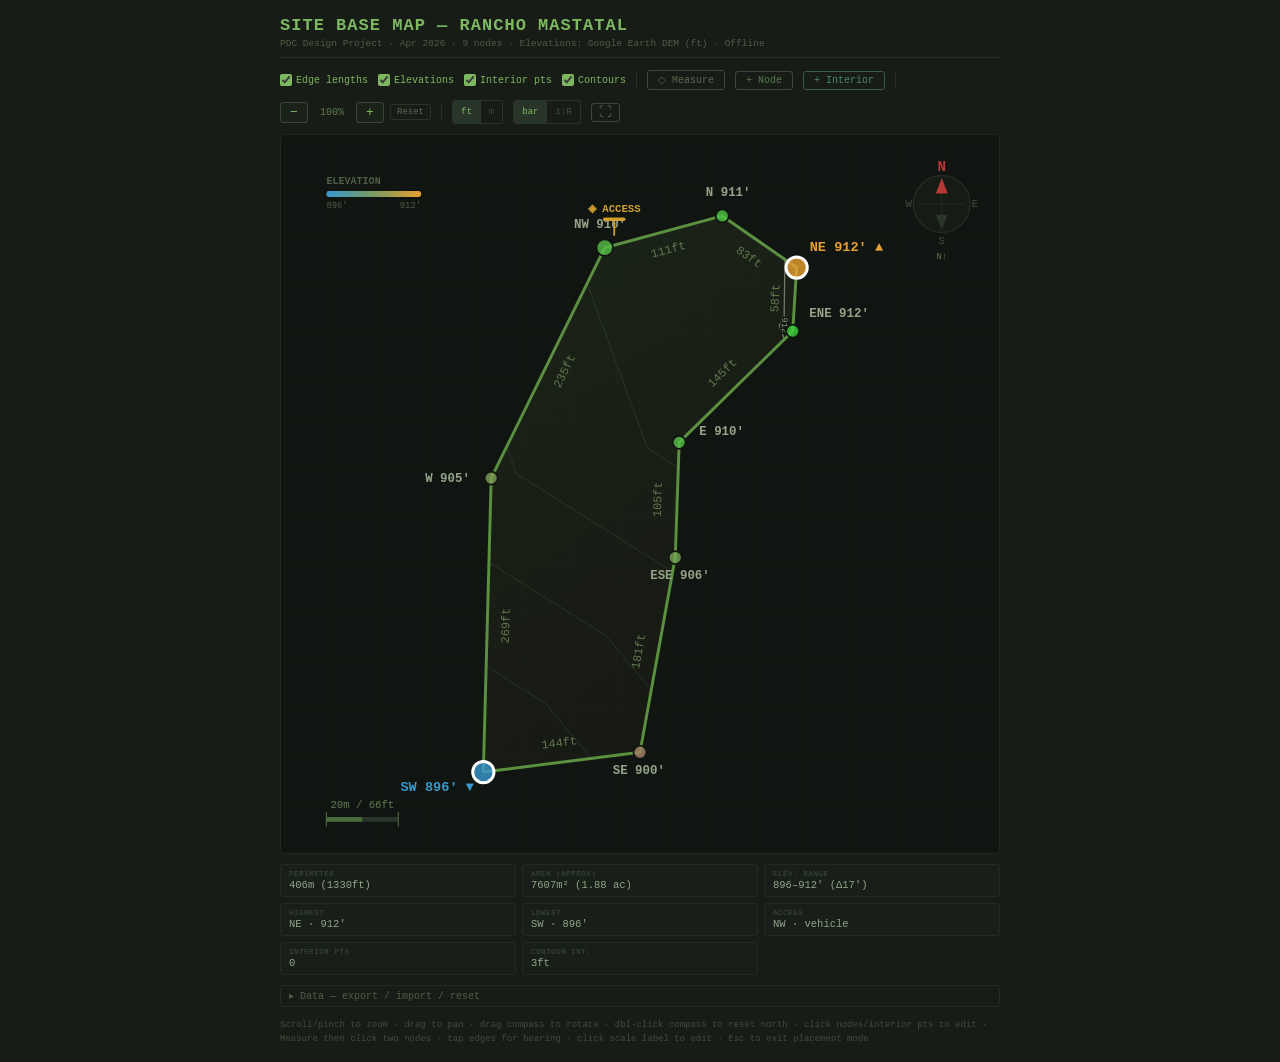
<file: mapping-project/site-base-map-v2.html>
<!DOCTYPE html>
<html lang="en">
<head>
<meta charset="UTF-8">
<meta name="viewport" content="width=device-width, initial-scale=1.0, user-scalable=no">
<title>Site Base Map — Rancho Mastatal PDC</title>
<style>
  * { box-sizing: border-box; margin: 0; padding: 0; }
  body { background: #171c17; color: #b8c8b0; font-family: 'Courier New', monospace; padding: 16px; min-height: 100vh; -webkit-user-select: none; user-select: none; }
  .wrap { max-width: 720px; margin: 0 auto; }
  h1 { font-size: 17px; font-weight: 700; color: #7db860; letter-spacing: .06em; text-transform: uppercase; }
  .sub { font-size: 9.5px; color: #4e5e44; margin-top: 3px; }
  .header { margin-bottom: 12px; border-bottom: 1px solid #262e26; padding-bottom: 8px; }
  .controls { display: flex; gap: 10px; margin-bottom: 10px; flex-wrap: wrap; align-items: center; }
  .controls label { font-size: 10px; cursor: pointer; display: flex; align-items: center; gap: 4px; }
  .controls label.on { color: #7db860; }
  .controls label.off { color: #3e4e38; }
  .controls input[type=checkbox] { accent-color: #7db860; width: 12px; height: 12px; }
  .sep { height: 14px; width: 1px; background: #2a352a; }
  .btn { font-size: 10px; padding: 3px 10px; border-radius: 3px; cursor: pointer; font-family: inherit; }
  .btn-measure { border: 1px solid #3a4a35; background: transparent; color: #5a6a50; }
  .btn-measure.active { border-color: #d0a030; background: #2a2510; color: #d0a030; }
  .btn-clear { border: 1px solid #4a2a2a; background: #2a1515; color: #c06050; }
  .btn-add-node { border: 1px solid #3a4a35; background: transparent; color: #5a7a50; }
  .btn-add-node.active { border-color: #4a9a40; background: #1a2a1a; color: #7db860; }
  .btn-add-interior { border: 1px solid #3a5a4a; background: transparent; color: #4a8a70; }
  .btn-add-interior.active { border-color: #3a9a70; background: #0f2a20; color: #5ab890; }
  .btn-fullscreen { border: 1px solid #3a4a35; background: transparent; color: #5a7a50; font-size: 13px; padding: 1px 7px; border-radius: 3px; cursor: pointer; font-family: inherit; }
  .btn-fullscreen.active { border-color: #4a9a40; background: #1a2a1a; color: #7db860; }
  .btn-sm { font-size: 13px; padding: 2px 8px; border-radius: 3px; cursor: pointer; font-family: inherit; border: 1px solid #3a4a35; background: #1a221a; color: #7db860; min-width: 28px; text-align: center; }
  .btn-sm:active { background: #2a352a; }
  .hint { font-size: 10px; color: #d0a030; margin-bottom: 8px; padding: 4px 8px; background: #2a2510; border-radius: 3px; border: 1px solid #3a3020; display: inline-block; }
  .map-wrap { background: #111511; border-radius: 5px; border: 1px solid #222a22; padding: 4px; overflow: hidden; position: relative; touch-action: none; }
  svg { display: block; }
  .zoom-controls { display: flex; gap: 6px; align-items: center; }
  .zoom-pct { font-size: 10px; color: #607a50; min-width: 36px; text-align: center; }
  .edge-info, .meas-panel { margin-top: 8px; background: #1a221a; border-radius: 4px; padding: 5px 10px; border: 1px solid #2a3a28; font-size: 11px; }
  .meas-panel { background: #1a1a10; border-color: #3a3020; }
  .meas-title { font-size: 9px; color: #8a7a50; text-transform: uppercase; letter-spacing: .06em; margin-bottom: 6px; }
  .meas-row { display: flex; justify-content: space-between; align-items: center; padding: 3px 0; }
  .meas-row + .meas-row { border-top: 1px solid #2a2a1a; }
  .meas-label { color: #d0a030; font-size: 11px; }
  .meas-val { color: #b8a860; font-size: 11px; }
  .meas-elev { color: #6a6a50; margin-left: 8px; font-size: 10px; }
  .meas-del { font-size: 9px; color: #6a4a40; background: none; border: none; cursor: pointer; font-family: inherit; padding: 0 4px; }
  .stats { margin-top: 10px; display: grid; grid-template-columns: 1fr 1fr 1fr; gap: 6px; }
  .stat { background: #181f18; border-radius: 3px; padding: 5px 8px; border: 1px solid #222a22; }
  .stat-label { font-size: 7.5px; color: #3e4e38; text-transform: uppercase; letter-spacing: .07em; }
  .stat-val { font-size: 10.5px; color: #94a488; margin-top: 1px; }
  .note { font-size: 9px; color: #3e4e38; margin-top: 12px; line-height: 1.5; }
  .reset-view { font-size: 9px; color: #5a6a50; background: none; border: 1px solid #2a352a; border-radius: 3px; padding: 2px 6px; cursor: pointer; font-family: inherit; }
  .reset-view:active { background: #1a221a; }
  /* Edit panel */
  .edit-panel { margin-top: 8px; background: #1a1a10; border-radius: 4px; padding: 10px 14px; border: 1px solid #3a3020; font-size: 11px; }
  .edit-panel-title { font-size: 9px; color: #8a7a50; text-transform: uppercase; letter-spacing: .06em; margin-bottom: 8px; }
  .edit-fields { display: grid; grid-template-columns: 1fr 1fr; gap: 6px 14px; margin-bottom: 10px; }
  .edit-field { display: flex; flex-direction: column; gap: 3px; }
  .edit-field-label { font-size: 8px; color: #4e5e44; text-transform: uppercase; letter-spacing: .05em; }
  .edit-field input { background: #111511; border: 1px solid #2a352a; color: #94a488; font-family: 'Courier New', monospace; font-size: 11px; padding: 4px 6px; border-radius: 2px; width: 100%; -webkit-user-select: text; user-select: text; }
  .edit-field input:focus { outline: none; border-color: #4a6a3a; color: #b8c8b0; }
  .edit-elev-hint { font-size: 9px; color: #4e5e44; }
  .edit-actions { display: flex; gap: 8px; align-items: center; flex-wrap: wrap; }
  .btn-save { border: 1px solid #4a6a3a; background: #1a2a1a; color: #7db860; }
  .btn-cancel { border: 1px solid #3a4a35; background: transparent; color: #5a6a50; }
  .btn-delete { border: 1px solid #4a2a2a; background: #1a1010; color: #c06050; margin-left: auto; }
  .btn-delete.confirm { background: #2a1010; border-color: #b03030; color: #e05050; }
  /* Compact paired toggles */
  .pair-tog { display: flex; border: 1px solid #2a352a; border-radius: 3px; overflow: hidden; }
  .pair-tog button { font-size: 9px; padding: 2px 8px; border: none; background: transparent; color: #3e4e38; cursor: pointer; font-family: inherit; min-height: 22px; line-height: 1; }
  .pair-tog button + button { border-left: 1px solid #2a352a; }
  .pair-tog button.active { background: #2a352a; color: #7db860; }
  /* Inline scale input */
  #scaleInlineInput {
    display: none; position: fixed;
    background: #111511; border: 1px solid #4a6a3a;
    color: #607a50; font-family: 'Courier New', monospace; font-size: 9px;
    padding: 0 3px; border-radius: 2px; outline: none; z-index: 500;
    -webkit-user-select: text; user-select: text;
  }
  /* Saved indicator */
  .saved-dot { display: inline-block; width: 6px; height: 6px; background: #7db860; border-radius: 50%; margin-left: 8px; opacity: 0; transition: opacity 0.25s; vertical-align: middle; }
  /* Data panel */
  .data-section { margin-top: 10px; }
  .data-toggle { font-size: 10px; color: #4e5e44; background: none; border: 1px solid #222a22; border-radius: 3px 3px 3px 3px; padding: 4px 8px; cursor: pointer; font-family: inherit; width: 100%; text-align: left; }
  .data-toggle:hover { color: #607a50; border-color: #2a352a; }
  .data-body { background: #181f18; border: 1px solid #2a352a; border-top: none; border-radius: 0 0 4px 4px; padding: 8px 10px; display: none; }
  .data-body.open { display: block; }
  .data-row { display: flex; gap: 8px; flex-wrap: wrap; align-items: center; margin-bottom: 6px; }
  .data-row:last-child { margin-bottom: 0; }
  .btn-data-export { border: 1px solid #2a4a2a; background: #141e14; color: #5a8a50; }
  .btn-data-export:hover { border-color: #4a6a3a; color: #7db860; }
  .btn-data-import { border: 1px solid #2a3a4a; background: #14181e; color: #507090; }
  .btn-data-import:hover { border-color: #3a5a7a; color: #7090c0; }
  .btn-data-reset { border: 1px solid #3a2a2a; background: #1a1414; color: #806050; }
  .btn-data-reset:hover { border-color: #5a3a3a; color: #c06050; }
  /* Fullscreen overrides */
  body.fs-mode { padding: 0 !important; background: #0a0f0a !important; }
  body.fs-mode .wrap { max-width: 100% !important; padding: 0 !important; }
  body.fs-mode .header { display: none; }
  body.fs-mode .controls {
    position: fixed; top: 8px; right: 8px; z-index: 200;
    background: rgba(17,21,17,0.92); backdrop-filter: blur(6px); -webkit-backdrop-filter: blur(6px);
    border: 1px solid #2a352a; border-radius: 6px;
    padding: 6px 10px; margin: 0; max-width: calc(100vw - 16px);
  }
  body.fs-mode #hint {
    position: fixed; top: 52px; left: 50%; transform: translateX(-50%); z-index: 200;
  }
  body.fs-mode .map-wrap {
    position: fixed; inset: 0; border-radius: 0; border: none; padding: 0; z-index: 10;
  }
  body.fs-mode #map { width: 100% !important; height: 100% !important; display: block; }
  body.fs-mode .edge-info {
    position: fixed; bottom: 8px; left: 8px; right: 8px; z-index: 200; margin: 0;
  }
  body.fs-mode .meas-panel {
    position: fixed; bottom: 56px; left: 8px; right: 8px; z-index: 200; margin: 0;
  }
  body.fs-mode .edit-panel {
    position: fixed; bottom: 8px; left: 8px; right: 8px; z-index: 200; margin: 0;
    max-height: 40vh; overflow-y: auto;
  }
  body.fs-mode .stats, body.fs-mode .note { display: none; }
</style>
</head>
<body>
<div class="wrap">
  <div class="header">
    <h1>Site Base Map — Rancho Mastatal<span class="saved-dot" id="savedDot" title="Saved"></span></h1>
    <p class="sub" id="subLine">PDC Design Project · Apr 2026 · 9 nodes · Elevations: Google Earth DEM (ft) · Offline</p>
  </div>

  <div class="controls" id="controls">
    <label class="on"><input type="checkbox" id="togLen" checked> Edge lengths</label>
    <label class="on"><input type="checkbox" id="togElev" checked> Elevations</label>
    <label class="on"><input type="checkbox" id="togInterior" checked> Interior pts</label>
    <label class="on"><input type="checkbox" id="togContours" checked> Contours</label>
    <div class="sep"></div>
    <button class="btn btn-measure" id="btnMeasure">◇ Measure</button>
    <button class="btn btn-clear" id="btnClear" style="display:none">Clear</button>
    <button class="btn btn-add-node" id="btnAddNode">+ Node</button>
    <button class="btn btn-add-interior" id="btnAddInterior">+ Interior</button>
    <div class="sep"></div>
    <div class="zoom-controls">
      <button class="btn-sm" id="zoomOut">−</button>
      <span class="zoom-pct" id="zoomPct">100%</span>
      <button class="btn-sm" id="zoomIn">+</button>
      <button class="reset-view" id="resetView">Reset</button>
    </div>
    <div class="sep"></div>
    <div class="pair-tog" id="unitTog" title="Distance &amp; elevation unit">
      <button id="btnUnitFt" class="active">ft</button>
      <button id="btnUnitM">m</button>
    </div>
    <div class="pair-tog" id="scaleModeTog" title="Scale bar style">
      <button id="btnScaleBar" class="active">bar</button>
      <button id="btnScaleRatio">1:R</button>
    </div>
    <button class="btn-fullscreen" id="btnFullscreen" title="Toggle fullscreen">⛶</button>
  </div>
  <div id="hint" style="display:none" class="hint"></div>

  <div class="map-wrap" id="mapWrap">
    <svg id="map" xmlns="http://www.w3.org/2000/svg"></svg>
  </div>

  <div id="edgeInfo" class="edge-info" style="display:none"></div>
  <div id="measPanel" class="meas-panel" style="display:none"></div>
  <div id="editPanel" class="edit-panel" style="display:none"></div>

  <div class="stats" id="stats"></div>

  <div class="data-section">
    <button class="data-toggle" id="dataToggle">▸ Data — export / import / reset</button>
    <div class="data-body" id="dataBody">
      <div class="data-row">
        <button class="btn btn-data-export" id="btnExport">↓ Export JSON</button>
        <button class="btn btn-data-import" id="btnImport">↑ Import JSON</button>
        <input type="file" id="importFileInput" accept=".json" style="display:none">
      </div>
      <div class="data-row">
        <button class="btn btn-data-reset" id="btnReset">Reset to Defaults…</button>
      </div>
    </div>
  </div>

  <p class="note">Scroll/pinch to zoom · drag to pan · drag compass to rotate · dbl-click compass to reset north · click nodes/interior pts to edit · Measure then click two nodes · tap edges for bearing · click scale label to edit · Esc to exit placement mode</p>
</div>

<input type="number" id="scaleInlineInput" min="1" step="1">

<script>
// ── Site boundary data ────────────────────────────────────────────────────
const SITE = [
  { label: "W",   lon: -84.37507, lat: 9.67310, elev: 275.81 },
  { label: "NW",  lon: -84.37478, lat: 9.67368, elev: 277.22 },
  { label: "N",   lon: -84.37448, lat: 9.67376, elev: 277.57 },
  { label: "NE",  lon: -84.37429, lat: 9.67363, elev: 278.08 },
  { label: "ENE", lon: -84.37430, lat: 9.67347, elev: 278.06 },
  { label: "E",   lon: -84.37459, lat: 9.67319, elev: 277.24 },
  { label: "ESE", lon: -84.37460, lat: 9.67290, elev: 276.15 },
  { label: "SE",  lon: -84.37469, lat: 9.67241, elev: 274.46 },
  { label: "SW",  lon: -84.37509, lat: 9.67236, elev: 272.98 },
];

// ── Interior elevation points ─────────────────────────────────────────────
const INTERIOR = [];

let VA_IDX = 1;

const LAT_R = 9.673, LON_R = -84.375;
const D2M_LAT = 110574, D2M_LON = 110574 * Math.cos(LAT_R * Math.PI / 180);
const m2ft = m => m * 3.28084;
const ft2m = ft => ft / 3.28084;
const loc = (lon, lat) => ({ x: (lon - LON_R) * D2M_LON, y: (lat - LAT_R) * D2M_LAT });
const dst = (a, b) => Math.sqrt((a.x - b.x) ** 2 + (a.y - b.y) ** 2);
const brg = (a, b) => { let g = Math.atan2(b.x - a.x, b.y - a.y) * 180 / Math.PI; return g < 0 ? g + 360 : g; };
function eCol(t) { return `rgb(${Math.round(60+(1-t)*150)},${Math.round(100+t*110)},${Math.round(60+(1-t)*60)})`; }

// ── Derived state — recomputed on every render ────────────────────────────
let pl, elevs, minE, maxE, hiIdx, loIdx;
let mnX, mxX, mnY, mxY, sc, ox, oy;
let ps, edges, dists, area, perim, labelOffsets;
let ipl, ips;
let globalMinE, globalMaxE;

const BASE_W = 600, BASE_H = 600, pad = 65;

function recompute() {
  pl = SITE.map(s => loc(s.lon, s.lat));
  elevs = SITE.map(s => s.elev);
  minE = Math.min(...elevs); maxE = Math.max(...elevs);
  hiIdx = elevs.indexOf(maxE); loIdx = elevs.indexOf(minE);

  const xs = pl.map(p => p.x), ys = pl.map(p => p.y);
  mnX = Math.min(...xs); mxX = Math.max(...xs);
  mnY = Math.min(...ys); mxY = Math.max(...ys);
  sc = Math.min((BASE_W - pad*2) / (mxX - mnX), (BASE_H - pad*2) / (mxY - mnY));
  ox = (BASE_W - (mxX - mnX) * sc) / 2;
  oy = (BASE_H - (mxY - mnY) * sc) / 2;

  const svgPt = p => ({ sx: ox + (p.x - mnX) * sc, sy: BASE_H - (oy + (p.y - mnY) * sc) });
  ps = pl.map(svgPt);

  edges = pl.map((_, i) => {
    const j = (i + 1) % pl.length;
    const dm = dst(pl[i], pl[j]);
    return { from: ps[i], to: ps[j], distM: dm, distFt: m2ft(dm), bearing: brg(pl[i], pl[j]) };
  });

  dists = [];
  for (let i = 0; i < pl.length; i++) {
    dists[i] = [];
    for (let j = 0; j < pl.length; j++) dists[i][j] = dst(pl[i], pl[j]);
  }

  area = 0;
  for (let i = 0; i < pl.length; i++) {
    const j = (i + 1) % pl.length;
    area += pl[i].x * pl[j].y - pl[j].x * pl[i].y;
  }
  area = Math.abs(area) / 2;
  perim = edges.reduce((s, e) => s + e.distM, 0);

  const cx = ps.reduce((s, p) => s + p.sx, 0) / ps.length;
  const cy = ps.reduce((s, p) => s + p.sy, 0) / ps.length;
  labelOffsets = ps.map(p => {
    const dx = p.sx - cx, dy = p.sy - cy;
    const len = Math.sqrt(dx * dx + dy * dy) || 1;
    const nx = dx / len, ny = dy / len;
    const odx = Math.round(nx * 18), ody = Math.round(ny * 18);
    const a = nx > 0.4 ? 'start' : nx < -0.4 ? 'end' : 'middle';
    return { dx: odx, dy: ody, a };
  });

  // Interior points
  ipl = INTERIOR.map(s => loc(s.lon, s.lat));
  ips = ipl.map(p => ({ sx: ox + (p.x - mnX) * sc, sy: BASE_H - (oy + (p.y - mnY) * sc) }));

  // Global elevation range across all points
  const allElevs = [...elevs, ...INTERIOR.map(s => s.elev)];
  globalMinE = Math.min(...allElevs);
  globalMaxE = Math.max(...allElevs);
}

// ── App state ─────────────────────────────────────────────────────────────
let showLen = true, showElev = true, measureMode = false, addNodeMode = false;
let showInterior = true, showContours = true, addInteriorMode = false;
let selNodes = [], measurements = [];
let selectedNodeIdx = null, editOriginal = null, deleteConfirmPending = false;
let selectedInteriorIdx = null, interiorEditOriginal = null, deleteInteriorConfirmPending = false;
let scaleMeterVal = 20;
let elevUnit = 'ft';
let scaleBarMode = 'bar';
let mapRotation = 0;

// ── Unified point helpers (boundary idx >= 0; interior idx = -(i+1)) ──────
function ptByIdx(idx) {
  return idx >= 0 ? SITE[idx] : INTERIOR[-(idx + 1)];
}
function svgByIdx(idx) {
  return idx >= 0 ? ps[idx] : ips[-(idx + 1)];
}
function labelByIdx(idx) {
  return ptByIdx(idx)?.label ?? '?';
}
function distBetween(aIdx, bIdx) {
  const ptA = ptByIdx(aIdx), ptB = ptByIdx(bIdx);
  if (!ptA || !ptB) return 0;
  return dst(loc(ptA.lon, ptA.lat), loc(ptB.lon, ptB.lat));
}

// ── Elevation display helpers ─────────────────────────────────────────────
function dispElevVal(m) {
  return elevUnit === 'ft' ? Math.round(m2ft(m)) : parseFloat(m.toFixed(1));
}
function elevSuffix() { return elevUnit === 'ft' ? "'" : 'm'; }
function dispDistVal(m) {
  return elevUnit === 'ft' ? Math.round(m2ft(m)) : parseFloat(m.toFixed(1));
}
function distSuffix() { return elevUnit === 'ft' ? 'ft' : 'm'; }

// ── Scale ratio helpers ───────────────────────────────────────────────────
function currentRatio() {
  const W_px = svgEl.getBoundingClientRect().width;
  if (!W_px || !sc) return 500;
  const realMPerPx = BASE_W / (W_px * zoom * sc);
  const screenMPerPx = 0.0254 / 96;
  return realMPerPx / screenMPerPx;
}
function roundedRatio(r) {
  if (r < 100)  return Math.round(r / 5) * 5;
  if (r < 500)  return Math.round(r / 10) * 10;
  if (r < 2000) return Math.round(r / 50) * 50;
  return Math.round(r / 100) * 100;
}
function zoomForRatio(R) {
  const W_px = svgEl.getBoundingClientRect().width;
  if (!W_px || !sc) return zoom;
  return BASE_W * 96 / (W_px * R * sc * 0.0254);
}

// ── View state ────────────────────────────────────────────────────────────
let vbX = 0, vbY = 0, vbW = BASE_W, vbH = BASE_H;
let zoom = 1;
const MIN_ZOOM = 0.5, MAX_ZOOM = 4;

const svgEl = document.getElementById('map');
const mapWrap = document.getElementById('mapWrap');
const NS = 'http://www.w3.org/2000/svg';

function updateViewBox() {
  vbW = BASE_W / zoom; vbH = BASE_H / zoom;
  const maxPanX = BASE_W * (1 - 1/zoom);
  const maxPanY = BASE_H * (1 - 1/zoom);
  vbX = Math.max(-BASE_W*0.3, Math.min(vbX, maxPanX + BASE_W*0.3));
  vbY = Math.max(-BASE_H*0.3, Math.min(vbY, maxPanY + BASE_H*0.3));
  svgEl.setAttribute('viewBox', `${vbX} ${vbY} ${vbW} ${vbH}`);
  document.getElementById('zoomPct').textContent = Math.round(zoom * 100) + '%';
  if (scaleBarMode === 'ratio') {
    const rtEl = document.getElementById('ratioText');
    if (rtEl) rtEl.textContent = `Scale 1:${roundedRatio(currentRatio())}`;
  }
}

function setZoom(newZoom, centerX, centerY) {
  const clamped = Math.max(MIN_ZOOM, Math.min(MAX_ZOOM, newZoom));
  if (clamped === zoom) return;
  const cx = centerX !== undefined ? centerX : vbX + vbW/2;
  const cy = centerY !== undefined ? centerY : vbY + vbH/2;
  const ratio = zoom / clamped;
  vbX = cx - (cx - vbX) * ratio;
  vbY = cy - (cy - vbY) * ratio;
  zoom = clamped;
  updateViewBox();
}

function resetView() { zoom = 1; vbX = 0; vbY = 0; updateViewBox(); }

mapWrap.addEventListener('wheel', (e) => {
  e.preventDefault();
  const rect = svgEl.getBoundingClientRect();
  const mx = (e.clientX - rect.left) / rect.width;
  const my = (e.clientY - rect.top) / rect.height;
  const cx = vbX + mx * vbW, cy = vbY + my * vbH;
  const steps = Math.max(0.5, Math.min(3, Math.abs(e.deltaY) / 100));
  const factor = e.deltaY > 0 ? Math.pow(0.95, steps) : Math.pow(1.05, steps);
  setZoom(zoom * factor, cx, cy);
}, { passive: false });

let lastTouchDist = 0, lastTouchAngle = null, lastTouchCenter = null, isPinching = false;

mapWrap.addEventListener('touchstart', (e) => {
  if (e.touches.length === 2) {
    isPinching = true;
    const t = e.touches;
    lastTouchDist = Math.hypot(t[0].clientX - t[1].clientX, t[0].clientY - t[1].clientY);
    lastTouchCenter = { x: (t[0].clientX + t[1].clientX)/2, y: (t[0].clientY + t[1].clientY)/2 };
    lastTouchAngle = null;
  } else if (e.touches.length === 1 && !isPinching) {
    dragStart = { x: e.touches[0].clientX, y: e.touches[0].clientY, vbX, vbY };
    wasDragged = false;
  }
}, { passive: true });

mapWrap.addEventListener('touchmove', (e) => {
  if (e.touches.length === 2 && isPinching) {
    e.preventDefault();
    const t = e.touches;
    const dist = Math.hypot(t[0].clientX - t[1].clientX, t[0].clientY - t[1].clientY);
    const center = { x: (t[0].clientX + t[1].clientX)/2, y: (t[0].clientY + t[1].clientY)/2 };
    const rect = svgEl.getBoundingClientRect();
    const mx = (center.x - rect.left) / rect.width;
    const my = (center.y - rect.top) / rect.height;
    const cx = vbX + mx * vbW, cy = vbY + my * vbH;
    const rawFactor = dist / lastTouchDist;
    const factor = Math.max(0.97, Math.min(1.03, rawFactor));
    setZoom(zoom * factor, cx, cy);
    const angle = Math.atan2(t[0].clientY - t[1].clientY, t[0].clientX - t[1].clientX) * 180 / Math.PI;
    if (lastTouchAngle !== null) {
      let delta = angle - lastTouchAngle;
      if (delta > 180) delta -= 360;
      if (delta < -180) delta += 360;
      mapRotation += delta;
      render();
      attachCompassHandlers();
    }
    lastTouchAngle = angle;
    lastTouchDist = dist;
    lastTouchCenter = center;
    debouncedSaveRotation();
  } else if (e.touches.length === 1 && dragStart && !isPinching) {
    e.preventDefault();
    const dx = e.touches[0].clientX - dragStart.x;
    const dy = e.touches[0].clientY - dragStart.y;
    if (Math.abs(dx) > 5 || Math.abs(dy) > 5) wasDragged = true;
    const rect = svgEl.getBoundingClientRect();
    vbX = dragStart.vbX - dx * (vbW / rect.width);
    vbY = dragStart.vbY - dy * (vbH / rect.height);
    updateViewBox();
  }
}, { passive: false });

mapWrap.addEventListener('touchend', (e) => {
  if (e.touches.length < 2) { isPinching = false; lastTouchAngle = null; }
  if (e.touches.length === 0) {
    if (!wasDragged && addNodeMode && dragStart) {
      const touch = e.changedTouches[0];
      addNodeAt(touch.clientX, touch.clientY);
    } else if (!wasDragged && addInteriorMode && dragStart) {
      const touch = e.changedTouches[0];
      addInteriorPointAt(touch.clientX, touch.clientY);
    }
    dragStart = null;
    wasDragged = false;
  }
});

let dragStart = null, wasDragged = false;
mapWrap.addEventListener('mousedown', (e) => {
  if (e.button !== 0) return;
  if (compassDragActive) return;
  if (e.target.closest && e.target.closest('#compassG')) return;
  dragStart = { x: e.clientX, y: e.clientY, vbX, vbY };
  wasDragged = false;
  if (!addNodeMode && !addInteriorMode) mapWrap.style.cursor = 'grabbing';
});
window.addEventListener('mousemove', (e) => {
  if (compassDragActive) {
    const angle = angleFromCompassCenter(e.clientX, e.clientY);
    let delta = angle - compassDragStartAngle;
    if (delta > 180) delta -= 360;
    if (delta < -180) delta += 360;
    mapRotation = compassDragStartRot + delta;
    render();
    attachCompassHandlers();
    debouncedSaveRotation();
    return;
  }
  if (!dragStart) return;
  const dx = e.clientX - dragStart.x, dy = e.clientY - dragStart.y;
  if (Math.abs(dx) > 5 || Math.abs(dy) > 5) wasDragged = true;
  const rect = svgEl.getBoundingClientRect();
  vbX = dragStart.vbX - dx * (vbW / rect.width);
  vbY = dragStart.vbY - dy * (vbH / rect.height);
  updateViewBox();
});
window.addEventListener('mouseup', () => {
  if (compassDragActive) {
    compassDragActive = false;
    const cg = document.getElementById('compassG');
    if (cg) cg.style.cursor = 'grab';
    return;
  }
  dragStart = null;
  if (!addNodeMode && !addInteriorMode) mapWrap.style.cursor = '';
});

document.getElementById('zoomIn').addEventListener('click',  () => setZoom(zoom * 1.1));
document.getElementById('zoomOut').addEventListener('click', () => setZoom(zoom / 1.1));
document.getElementById('resetView').addEventListener('click', resetView);

function el(tag, attrs, parent) {
  const e = document.createElementNS(NS, tag);
  for (const [k, v] of Object.entries(attrs || {})) {
    if (k === 'textContent') e.textContent = v; else e.setAttribute(k, v);
  }
  if (parent) parent.appendChild(e);
  return e;
}

function clientToSvgCoords(clientX, clientY) {
  const rect = svgEl.getBoundingClientRect();
  return {
    svgX: vbX + (clientX - rect.left) / rect.width * vbW,
    svgY: vbY + (clientY - rect.top) / rect.height * vbH
  };
}

function svgCoordsToLatLon(svgX, svgY) {
  const wx = (svgX - ox) / sc + mnX;
  const wy = (BASE_H - svgY - oy) / sc + mnY;
  return { lat: wy / D2M_LAT + LAT_R, lon: wx / D2M_LON + LON_R };
}

// Rotate a point back through the map rotation to get unrotated SVG coords
function unrotatePoint(svgX, svgY) {
  const cx = BASE_W / 2, cy = BASE_H / 2;
  const rad = -mapRotation * Math.PI / 180;
  const dx = svgX - cx, dy = svgY - cy;
  return {
    x: cx + dx * Math.cos(rad) - dy * Math.sin(rad),
    y: cy + dx * Math.sin(rad) + dy * Math.cos(rad)
  };
}

function nearestEdgeTo(svgX, svgY) {
  let minDist = Infinity, minIdx = 0;
  ps.forEach((p, i) => {
    const j = (i + 1) % ps.length, q = ps[j];
    const ex = q.sx - p.sx, ey = q.sy - p.sy;
    const len2 = ex*ex + ey*ey;
    const t = len2 > 0 ? Math.max(0, Math.min(1, ((svgX - p.sx)*ex + (svgY - p.sy)*ey) / len2)) : 0;
    const dist = Math.hypot(svgX - p.sx - t*ex, svgY - p.sy - t*ey);
    if (dist < minDist) { minDist = dist; minIdx = i; }
  });
  return minIdx;
}

function addNodeAt(clientX, clientY) {
  const { svgX, svgY } = clientToSvgCoords(clientX, clientY);
  const { x: ux, y: uy } = unrotatePoint(svgX, svgY);
  const edgeIdx = nearestEdgeTo(ux, uy);
  const { lat, lon } = svgCoordsToLatLon(ux, uy);
  const elev = (SITE[edgeIdx].elev + SITE[(edgeIdx + 1) % SITE.length].elev) / 2;

  const usedLabels = new Set(SITE.map(s => s.label));
  let n = SITE.length + 1;
  while (usedLabels.has(`P${n}`)) n++;

  measurements = measurements.map(([a, b]) => [a > edgeIdx ? a+1 : a, b > edgeIdx ? b+1 : b]);
  selNodes = selNodes.map(i => i > edgeIdx ? i+1 : i);
  if (selectedNodeIdx !== null && selectedNodeIdx > edgeIdx) selectedNodeIdx++;
  if (VA_IDX > edgeIdx) VA_IDX++;

  SITE.splice(edgeIdx + 1, 0, { label: `P${n}`, lat, lon, elev });
  recompute(); render(); renderStats(); updateSubLine(); autoSave();
}

function deleteNode(idx) {
  if (SITE.length <= 3) return;
  measurements = measurements
    .filter(([a, b]) => a !== idx && b !== idx)
    .map(([a, b]) => [a > idx ? a-1 : a, b > idx ? b-1 : b]);
  selNodes = selNodes.filter(i => i !== idx).map(i => i > idx ? i-1 : i);
  if (VA_IDX === idx) VA_IDX = 0; else if (VA_IDX > idx) VA_IDX--;
  SITE.splice(idx, 1);
  selectedNodeIdx = null; editOriginal = null; deleteConfirmPending = false;
  hideEditPanel();
  recompute(); render(); renderStats(); updateSubLine(); autoSave();
}

// ── Delaunay triangulation — Bowyer-Watson ────────────────────────────────

function inCircumcircle(pts, ai, bi, ci, pi) {
  const ax = pts[ai].x, ay = pts[ai].y;
  const bx = pts[bi].x, by = pts[bi].y;
  const cx = pts[ci].x, cy = pts[ci].y;
  const px = pts[pi].x, py = pts[pi].y;
  const D = 2 * (ax * (by - cy) + bx * (cy - ay) + cx * (ay - by));
  if (Math.abs(D) < 1e-10) return false;
  const a2 = ax*ax + ay*ay, b2 = bx*bx + by*by, c2 = cx*cx + cy*cy;
  const ux = (a2*(by-cy) + b2*(cy-ay) + c2*(ay-by)) / D;
  const uy = (a2*(cx-bx) + b2*(ax-cx) + c2*(bx-ax)) / D;
  const r2 = (ax-ux)*(ax-ux) + (ay-uy)*(ay-uy);
  const d2 = (px-ux)*(px-ux) + (py-uy)*(py-uy);
  return d2 < r2 + 1e-10;
}

function bowyerWatson(inputPts) {
  const n = inputPts.length;
  if (n < 3) return [];

  let minX = Infinity, minY = Infinity, maxX = -Infinity, maxY = -Infinity;
  for (const p of inputPts) {
    if (p.x < minX) minX = p.x; if (p.x > maxX) maxX = p.x;
    if (p.y < minY) minY = p.y; if (p.y > maxY) maxY = p.y;
  }
  const span = Math.max(maxX - minX, maxY - minY) * 3 + 10;
  const midX = (minX + maxX) / 2, midY = (minY + maxY) / 2;

  const pts = [
    ...inputPts,
    { x: midX - span * 20, y: midY - span },
    { x: midX,             y: midY + span * 20 },
    { x: midX + span * 20, y: midY - span }
  ];
  const st0 = n, st1 = n + 1, st2 = n + 2;
  let triangles = [{ a: st0, b: st1, c: st2 }];

  for (let i = 0; i < n; i++) {
    const bad = triangles.filter(t => inCircumcircle(pts, t.a, t.b, t.c, i));

    const polygon = [];
    for (const tri of bad) {
      for (const edge of [[tri.a, tri.b], [tri.b, tri.c], [tri.c, tri.a]]) {
        let shared = false;
        for (const other of bad) {
          if (other === tri) continue;
          if (
            (other.a===edge[0]&&other.b===edge[1]) || (other.b===edge[0]&&other.c===edge[1]) || (other.c===edge[0]&&other.a===edge[1]) ||
            (other.a===edge[1]&&other.b===edge[0]) || (other.b===edge[1]&&other.c===edge[0]) || (other.c===edge[1]&&other.a===edge[0])
          ) { shared = true; break; }
        }
        if (!shared) polygon.push(edge);
      }
    }

    triangles = triangles.filter(t => !bad.includes(t));
    for (const edge of polygon) triangles.push({ a: edge[0], b: edge[1], c: i });
  }

  return triangles
    .filter(t => t.a < n && t.b < n && t.c < n)
    .map(t => [t.a, t.b, t.c]);
}

// ── Contour extraction ────────────────────────────────────────────────────

function computeContourLevels(minElev, maxElev) {
  const range = maxElev - minElev;
  if (range < 0.01) return { interval: 0, levels: [] };
  let interval;
  if (range < 5) interval = 0.5;
  else if (range < 15) interval = 1;
  else if (range < 50) interval = 2;
  else interval = 5;
  const firstLevel = Math.ceil(minElev / interval) * interval;
  const levels = [];
  for (let lev = firstLevel; lev <= maxElev + 1e-9; lev += interval) {
    levels.push(parseFloat(lev.toFixed(4)));
  }
  return { interval, levels };
}

function extractContourSegments(allPts, triangles, level) {
  const segs = [];
  for (const [ai, bi, ci] of triangles) {
    const verts = [
      { x: allPts[ai].sx, y: allPts[ai].sy, e: allPts[ai].elev },
      { x: allPts[bi].sx, y: allPts[bi].sy, e: allPts[bi].elev },
      { x: allPts[ci].sx, y: allPts[ci].sy, e: allPts[ci].elev }
    ];
    const crossings = [];
    for (let i = 0; i < 3; i++) {
      const v0 = verts[i], v1 = verts[(i+1)%3];
      if ((v0.e < level) !== (v1.e < level)) {
        const t = (level - v0.e) / (v1.e - v0.e);
        crossings.push({ x: v0.x + t*(v1.x-v0.x), y: v0.y + t*(v1.y-v0.y) });
      }
    }
    if (crossings.length === 2) segs.push(crossings);
  }
  return segs;
}

function chainSegments(segs) {
  const EPS = 0.5;
  const remaining = segs.map(([p1, p2]) => [{ ...p1 }, { ...p2 }]);
  const chains = [];
  while (remaining.length > 0) {
    const chain = [...remaining.shift()];
    let extended = true;
    while (extended) {
      extended = false;
      for (let i = 0; i < remaining.length; i++) {
        const [p1, p2] = remaining[i];
        const tail = chain[chain.length - 1];
        const head = chain[0];
        if (Math.hypot(p1.x-tail.x, p1.y-tail.y) < EPS) {
          chain.push(p2); remaining.splice(i,1); extended = true; break;
        } else if (Math.hypot(p2.x-tail.x, p2.y-tail.y) < EPS) {
          chain.push(p1); remaining.splice(i,1); extended = true; break;
        } else if (Math.hypot(p1.x-head.x, p1.y-head.y) < EPS) {
          chain.unshift(p2); remaining.splice(i,1); extended = true; break;
        } else if (Math.hypot(p2.x-head.x, p2.y-head.y) < EPS) {
          chain.unshift(p1); remaining.splice(i,1); extended = true; break;
        }
      }
    }
    chains.push(chain);
  }
  return chains;
}

// ── Main render ───────────────────────────────────────────────────────────

function render() {
  recompute();
  svgEl.innerHTML = '';
  svgEl.setAttribute('viewBox', `${vbX} ${vbY} ${vbW} ${vbH}`);

  const pathStr = ps.map((p, i) => `${i?'L':'M'}${p.sx},${p.sy}`).join(' ') + 'Z';

  const defs = el('defs', {}, svgEl);

  const pat = el('pattern', {id:'g', width:40, height:40, patternUnits:'userSpaceOnUse'}, defs);
  el('path', {d:'M40 0L0 0 0 40', fill:'none', stroke:'#181f18', 'stroke-width':'.4'}, pat);

  const tg = el('linearGradient', {id:'tg', x1:'.3', y1:'0', x2:'.7', y2:'1'}, defs);
  el('stop', {offset:'0%', 'stop-color':'#3a5a30', 'stop-opacity':'.22'}, tg);
  el('stop', {offset:'100%', 'stop-color':'#4a3a25', 'stop-opacity':'.10'}, tg);

  const elg = el('linearGradient', {id:'el', x1:'0', y1:'0', x2:'1', y2:'0'}, defs);
  el('stop', {offset:'0%', 'stop-color':'#3898d0'}, elg);
  el('stop', {offset:'50%', 'stop-color':'#7a9a60'}, elg);
  el('stop', {offset:'100%', 'stop-color':'#e8a030'}, elg);

  // Clip path — site boundary polygon
  const clipEl = el('clipPath', {id:'siteClip'}, defs);
  el('path', {d: pathStr}, clipEl);

  el('rect', {x:-200, y:-200, width:BASE_W+400, height:BASE_H+400, fill:'#111511'}, svgEl);
  el('rect', {width:BASE_W, height:BASE_H, fill:'url(#g)'}, svgEl);

  const mapG = el('g', {
    id: 'mapContent',
    transform: `rotate(${mapRotation},${BASE_W/2},${BASE_H/2})`
  }, svgEl);

  // 1. Terrain gradient fill
  el('path', {d:pathStr, fill:'url(#tg)'}, mapG);

  // 2. Contour lines
  if (showContours) {
    const allPts = [
      ...ps.map((p, i) => ({ sx: p.sx, sy: p.sy, elev: SITE[i].elev })),
      ...ips.map((p, i) => ({ sx: p.sx, sy: p.sy, elev: INTERIOR[i].elev }))
    ];
    if (allPts.length >= 3) {
      const { interval, levels } = computeContourLevels(globalMinE, globalMaxE);
      if (levels.length > 0) {
        const triPts = allPts.map(p => ({ x: p.sx, y: p.sy }));
        const triangles = bowyerWatson(triPts);
        if (triangles.length > 0) {
          const contourG = el('g', { 'clip-path': 'url(#siteClip)', style: 'pointer-events:none' }, mapG);
          levels.forEach((lev, li) => {
            const segs = extractContourSegments(allPts, triangles, lev);
            if (segs.length === 0) return;
            const chains = chainSegments(segs);
            const stepFromFirst = Math.round((lev - levels[0]) / interval);
            const isIndex = stepFromFirst % 5 === 0;
            const stroke = isIndex ? '#8a9a80' : '#4a6a50';
            const sw = isIndex ? 1.1 : 0.6;
            const op = isIndex ? 0.75 : 0.4;
            for (const chain of chains) {
              const d = chain.map((p, i) => `${i===0?'M':'L'}${p.x.toFixed(1)},${p.y.toFixed(1)}`).join('');
              el('path', { d, fill:'none', stroke, 'stroke-width':sw, opacity:op, 'stroke-linecap':'round', 'stroke-linejoin':'round' }, contourG);
            }
            // Contour label on index contours
            if (isIndex) {
              const longChains = chains.filter(c => c.length >= 2 && Math.hypot(c[c.length-1].x-c[0].x, c[c.length-1].y-c[0].y) > 25);
              if (longChains.length > 0) {
                const ch = longChains[Math.floor(longChains.length / 2)];
                const mid = Math.floor(ch.length / 2);
                const p0 = ch[Math.max(0, mid-1)], p1 = ch[Math.min(ch.length-1, mid+1)];
                const mx = (p0.x+p1.x)/2, my = (p0.y+p1.y)/2;
                let ang = Math.atan2(p1.y-p0.y, p1.x-p0.x)*180/Math.PI;
                if (ang > 90) ang -= 180; if (ang < -90) ang += 180;
                const lTxt = dispElevVal(lev) + elevSuffix();
                el('text', {
                  x: mx, y: my, 'text-anchor':'middle', 'dominant-baseline':'middle',
                  transform: `rotate(${ang.toFixed(1)},${mx.toFixed(1)},${my.toFixed(1)})`,
                  fill:'#8a9a80', 'font-size':7.5, 'font-family':"'Courier New',monospace",
                  textContent: lTxt, 'paint-order':'stroke', stroke:'#111511', 'stroke-width':2.5
                }, contourG);
              }
            }
          });
        }
      }
    }
  }

  // 3. Boundary polygon stroke
  el('path', {d:pathStr, fill:'none', stroke:'#5a9040', 'stroke-width':'2.5', 'stroke-linejoin':'round'}, mapG);

  // 4. Measurement lines
  measurements.forEach(([a, b]) => {
    const svgA = svgByIdx(a), svgB = svgByIdx(b);
    if (!svgA || !svgB) return;
    const dm = distBetween(a, b);
    const mx = (svgA.sx+svgB.sx)/2, my = (svgA.sy+svgB.sy)/2;
    const lblTxt = dispDistVal(dm) + distSuffix();
    const lblW = lblTxt.length * 6 + 12;
    el('line', {x1:svgA.sx, y1:svgA.sy, x2:svgB.sx, y2:svgB.sy, stroke:'#d0a030', 'stroke-width':'1.5', 'stroke-dasharray':'6,4', opacity:'0.8'}, mapG);
    el('rect', {x:mx-lblW/2, y:my-10, width:lblW, height:16, rx:3, fill:'#1a1a10', 'fill-opacity':'.92', stroke:'#3a3020', 'stroke-width':'.5'}, mapG);
    el('text', {x:mx, y:my+2, 'text-anchor':'middle', 'dominant-baseline':'middle', fill:'#d0a030', 'font-size':10, 'font-weight':700, 'font-family':"'Courier New',monospace", textContent:lblTxt, style:'pointer-events:none'}, mapG);
  });

  // Measure mode — ring around selected node
  if (measureMode && selNodes.length === 1) {
    const sp = svgByIdx(selNodes[0]);
    if (sp) el('circle', {cx:sp.sx, cy:sp.sy, r:14, fill:'none', stroke:'#d0a030', 'stroke-width':2, 'stroke-dasharray':'4,3', opacity:'.7'}, mapG);
  }

  // 5. Edge labels
  if (showLen) edges.forEach((e, i) => {
    const mx = (e.from.sx+e.to.sx)/2, my = (e.from.sy+e.to.sy)/2;
    const dx = e.to.sx-e.from.sx, dy = e.to.sy-e.from.sy;
    let a = Math.atan2(dy, dx)*180/Math.PI;
    if (a > 90) a -= 180; if (a < -90) a += 180;
    const ln = Math.sqrt(dx*dx+dy*dy), nx = -dy/ln*16, ny = dx/ln*16;
    const hit = el('line', {x1:e.from.sx, y1:e.from.sy, x2:e.to.sx, y2:e.to.sy, stroke:'transparent', 'stroke-width':12, style:'cursor:pointer'}, mapG);
    hit.addEventListener('mouseenter', () => showEdgeInfo(i));
    hit.addEventListener('mouseleave', hideEdgeInfo);
    hit.addEventListener('touchstart', (ev) => { ev.stopPropagation(); showEdgeInfo(i); });
    el('text', {x:mx+nx, y:my+ny, 'text-anchor':'middle', 'dominant-baseline':'middle', transform:`rotate(${a},${mx+nx},${my+ny})`, fill:'#607a50', 'font-size':10, 'font-weight':400, 'font-family':"'Courier New',monospace", textContent:dispDistVal(e.distM)+distSuffix(), style:'pointer-events:none'}, mapG);
  });

  // 6. Interior points
  if (showInterior) {
    const intG = el('g', { 'clip-path': 'url(#siteClip)' }, mapG);
    INTERIOR.forEach((s, i) => {
      const p = ips[i];
      const iCode = -(i + 1);
      const isSel = selNodes.includes(iCode) || i === selectedInteriorIdx;
      const t = globalMaxE === globalMinE ? 0.5 : (s.elev - globalMinE) / (globalMaxE - globalMinE);
      const col = eCol(t);
      const r = isSel ? 5.5 : 4;
      const g = el('g', { style: (measureMode || addInteriorMode || addNodeMode) ? 'cursor:crosshair' : 'cursor:pointer' }, intG);

      // Large transparent hit area
      el('circle', {cx:p.sx, cy:p.sy, r:14, fill:'transparent'}, g);

      // Diamond shape
      el('polygon', {
        points:`${p.sx},${p.sy-r} ${p.sx+r},${p.sy} ${p.sx},${p.sy+r} ${p.sx-r},${p.sy}`,
        fill: col, 'fill-opacity':'.75',
        stroke: isSel ? '#d0a030' : '#111511',
        'stroke-width': isSel ? 2 : 1
      }, g);

      // Hover label (hidden by default)
      const lblTxt = `${s.label} ${dispElevVal(s.elev)}${elevSuffix()}`;
      const lbl = el('text', {
        x: p.sx + 9, y: p.sy + 1,
        fill: '#94a488', 'font-size': 9, 'font-weight': 500,
        'font-family': "'Courier New',monospace",
        textContent: lblTxt,
        opacity: isSel ? '1' : '0',
        style: 'pointer-events:none'
      }, g);

      g.addEventListener('mouseenter', () => lbl.setAttribute('opacity', '1'));
      g.addEventListener('mouseleave', () => { if (i !== selectedInteriorIdx) lbl.setAttribute('opacity', '0'); });

      if (!addInteriorMode && !addNodeMode) {
        g.addEventListener('click', (e) => { e.stopPropagation(); handleInteriorClick(i); });
        g.addEventListener('touchend', (e) => { e.preventDefault(); e.stopPropagation(); handleInteriorClick(i); });
      }
    });
  }

  // 7. Boundary nodes + labels
  ps.forEach((p, i) => {
    const s = SITE[i];
    const isH = i === hiIdx, isL = i === loIdx, isVA = i === VA_IDX;
    const isSel = selNodes.includes(i) || i === selectedNodeIdx;
    const t = globalMaxE === globalMinE ? 0.5 : (s.elev - globalMinE) / (globalMaxE - globalMinE);
    const col = isH ? '#e8a030' : isL ? '#3898d0' : eCol(t);
    const r = isH || isL ? 9 : isVA ? 7 : isSel ? 8 : 5.5;
    const off = labelOffsets[i];
    const g = el('g', {style: (measureMode || addNodeMode || addInteriorMode) ? 'cursor:crosshair' : 'cursor:pointer'}, mapG);
    el('circle', {cx:p.sx, cy:p.sy, r:18, fill:'transparent'}, g);
    el('circle', {cx:p.sx, cy:p.sy, r, fill:col, 'fill-opacity':'.8', stroke:isSel?'#d0a030':isH||isL?'#fff':'#111511', 'stroke-width':isSel?3:isH||isL?2.5:1.5}, g);
    let label = s.label;
    if (showElev) label += ` ${dispElevVal(s.elev)}${elevSuffix()}`;
    if (isH) label += ' ▲'; if (isL) label += ' ▼';
    el('text', {x:p.sx+off.dx, y:p.sy+off.dy, 'text-anchor':off.a, fill:isH?'#e8a030':isL?'#3898d0':'#94a488', 'font-size':isH||isL?11.5:10.5, 'font-weight':isH||isL?700:600, 'font-family':"'Courier New',monospace", textContent:label, style:'pointer-events:none'}, g);
    if (!addNodeMode && !addInteriorMode) {
      g.addEventListener('click', (e) => { e.stopPropagation(); handleNodeClick(i); });
      g.addEventListener('touchend', (e) => { e.preventDefault(); e.stopPropagation(); handleNodeClick(i); });
    }
  });

  // 8. Vehicle access marker
  const vp = ps[VA_IDX];
  const vg = el('g', {style:'pointer-events:none'}, mapG);
  el('line', {x1:vp.sx+8, y1:vp.sy-24, x2:vp.sx+8, y2:vp.sy-10, stroke:'#d0a030', 'stroke-width':1.5}, vg);
  el('line', {x1:vp.sx, y1:vp.sy-24, x2:vp.sx+16, y2:vp.sy-24, stroke:'#d0a030', 'stroke-width':3, 'stroke-linecap':'round'}, vg);
  el('text', {x:vp.sx+8, y:vp.sy-30, 'text-anchor':'middle', fill:'#d0a030', 'font-size':9, 'font-weight':700, 'font-family':"'Courier New',monospace", textContent:'◈ ACCESS'}, vg);

  // Add-node overlay
  if (addNodeMode) {
    const overlay = el('rect', {x:-10000, y:-10000, width:30000, height:30000, fill:'transparent', style:'cursor:crosshair'}, mapG);
    overlay.addEventListener('click', (e) => {
      if (wasDragged) return;
      e.stopPropagation();
      addNodeAt(e.clientX, e.clientY);
    });
  }

  // Add-interior overlay
  if (addInteriorMode) {
    const overlay = el('rect', {x:-10000, y:-10000, width:30000, height:30000, fill:'transparent', style:'cursor:crosshair'}, mapG);
    overlay.addEventListener('click', (e) => {
      if (wasDragged) return;
      e.stopPropagation();
      addInteriorPointAt(e.clientX, e.clientY);
    });
  }

  // ── Fixed chrome ──────────────────────────────────────────────────────

  // 9. Compass rose
  const cg = el('g', {id:'compassG', transform:'translate(555,55)', style:'cursor:grab'}, svgEl);
  el('circle', {r:24, fill:'#171c17', 'fill-opacity':'.92', stroke:'#262e26'}, cg);
  el('line', {x1:0, y1:-20, x2:0, y2:20, stroke:'#2a352a', 'stroke-width':'.5'}, cg);
  el('line', {x1:-20, y1:0, x2:20, y2:0, stroke:'#2a352a', 'stroke-width':'.5'}, cg);
  const needleG = el('g', {transform:`rotate(${-mapRotation},0,0)`}, cg);
  el('polygon', {points:'0,-22 -5,-9 5,-9', fill:'#b83838'}, needleG);
  el('polygon', {points:'0,22 -5,9 5,9',  fill:'#2a352a'}, needleG);
  el('text', {y:-28, 'text-anchor':'middle', fill:'#b83838', 'font-size':12, 'font-weight':700, 'font-family':"'Courier New',monospace", textContent:'N'}, needleG);
  el('text', {x:28,  'dominant-baseline':'middle', 'text-anchor':'middle', fill:'#3e4e38', 'font-size':9, 'font-family':"'Courier New',monospace", textContent:'E'}, cg);
  el('text', {x:-28, 'dominant-baseline':'middle', 'text-anchor':'middle', fill:'#3e4e38', 'font-size':9, 'font-family':"'Courier New',monospace", textContent:'W'}, cg);
  el('text', {y:34,  'text-anchor':'middle', fill:'#3e4e38', 'font-size':9, 'font-family':"'Courier New',monospace", textContent:'S'}, cg);
  const rotNorm = ((mapRotation % 360) + 360) % 360;
  const rotLabel = rotNorm < 1 ? 'N↑' : rotNorm <= 180 ? `${Math.round(rotNorm)}°E` : `${Math.round(360-rotNorm)}°W`;
  el('text', {y:46, 'text-anchor':'middle', fill:'#607a50', 'font-size':7.5, 'font-family':"'Courier New',monospace", textContent:rotLabel}, cg);

  // Scale bar / ratio
  const sg = el('g', {transform:`translate(35,${BASE_H-25})`}, svgEl);
  if (scaleBarMode === 'bar') {
    const bpx = scaleMeterVal * sc;
    el('rect', {x:0, y:-2, width:bpx, height:4, fill:'#2a352a', rx:1}, sg);
    el('rect', {x:0, y:-2, width:bpx/2, height:4, fill:'#4a6a3a', rx:1}, sg);
    el('line', {x1:0, y1:-6, x2:0, y2:6, stroke:'#4a6a3a', 'stroke-width':1}, sg);
    el('line', {x1:bpx, y1:-6, x2:bpx, y2:6, stroke:'#4a6a3a', 'stroke-width':1}, sg);
    const scaleLbl = `${Number.isInteger(scaleMeterVal) ? scaleMeterVal : scaleMeterVal.toFixed(1)}m / ${Math.round(m2ft(scaleMeterVal))}ft`;
    const scaleTxt = el('text', {x:bpx/2, y:-10, 'text-anchor':'middle', fill:'#607a50', 'font-size':9, 'font-family':"'Courier New',monospace", textContent:scaleLbl, style:'cursor:pointer'}, sg);
    scaleTxt.addEventListener('click', (e) => { e.stopPropagation(); startInlineScaleEdit(scaleTxt, 'bar'); });
  } else {
    const ratioTxt = el('text', {id:'ratioText', x:0, y:0, fill:'#607a50', 'font-size':10, 'font-family':"'Courier New',monospace", textContent:`Scale 1:${roundedRatio(currentRatio())}`, style:'cursor:pointer'}, sg);
    ratioTxt.addEventListener('click', (e) => { e.stopPropagation(); startInlineScaleEdit(ratioTxt, 'ratio'); });
  }

  // Elevation legend — uses global min/max
  const lg = el('g', {transform:'translate(35,38)'}, svgEl);
  el('text', {fill:'#4e5e44', 'font-size':8.5, 'font-weight':600, 'font-family':"'Courier New',monospace", textContent:'ELEVATION'}, lg);
  el('rect', {x:0, y:6, width:80, height:5, rx:2, fill:'url(#el)'}, lg);
  el('text', {x:0,  y:20, fill:'#4e5e44', 'font-size':7.5, 'font-family':"'Courier New',monospace", textContent:dispElevVal(globalMinE)+elevSuffix()}, lg);
  el('text', {x:80, y:20, 'text-anchor':'end', fill:'#4e5e44', 'font-size':7.5, 'font-family':"'Courier New',monospace", textContent:dispElevVal(globalMaxE)+elevSuffix()}, lg);

  renderMeasurements();
  attachCompassHandlers();
}

// ── Compass drag rotation ─────────────────────────────────────────────────

let compassDragActive = false, compassDragStartAngle = 0, compassDragStartRot = 0;

function getCompassCenterScreen() {
  const pt = svgEl.createSVGPoint();
  pt.x = 555; pt.y = 55;
  const ctm = svgEl.getScreenCTM();
  if (!ctm) return null;
  const sp = pt.matrixTransform(ctm);
  return { x: sp.x, y: sp.y };
}

function angleFromCompassCenter(clientX, clientY) {
  const c = getCompassCenterScreen();
  if (!c) return 0;
  return Math.atan2(clientX - c.x, -(clientY - c.y)) * 180 / Math.PI;
}

function attachCompassHandlers() {
  const cg = document.getElementById('compassG');
  if (!cg) return;
  cg.addEventListener('mousedown', (e) => {
    e.stopPropagation(); e.preventDefault();
    compassDragActive = true;
    compassDragStartAngle = angleFromCompassCenter(e.clientX, e.clientY);
    compassDragStartRot = mapRotation;
    cg.style.cursor = 'grabbing';
  });
  cg.addEventListener('dblclick', (e) => { e.stopPropagation(); mapRotation = 0; render(); autoSave(); });
  cg.addEventListener('touchstart', (e) => {
    if (e.touches.length === 1) {
      e.stopPropagation();
      compassDragActive = true;
      compassDragStartAngle = angleFromCompassCenter(e.touches[0].clientX, e.touches[0].clientY);
      compassDragStartRot = mapRotation;
    }
  }, { passive: true });
  cg.addEventListener('touchmove', (e) => {
    if (compassDragActive && e.touches.length === 1) {
      e.preventDefault(); e.stopPropagation();
      const angle = angleFromCompassCenter(e.touches[0].clientX, e.touches[0].clientY);
      let delta = angle - compassDragStartAngle;
      if (delta > 180) delta -= 360; if (delta < -180) delta += 360;
      mapRotation = compassDragStartRot + delta;
      render();
    }
  }, { passive: false });
  cg.addEventListener('touchend', (e) => {
    if (compassDragActive) { e.stopPropagation(); compassDragActive = false; }
  });
}

// ── Inline scale editing ──────────────────────────────────────────────────

let scaleInlineActive = false;

function startInlineScaleEdit(textEl, mode) {
  if (scaleInlineActive) return;
  scaleInlineActive = true;
  const rect = textEl.getBoundingClientRect();
  const inp = document.getElementById('scaleInlineInput');
  inp.style.left   = rect.left + 'px';
  inp.style.top    = rect.top + 'px';
  inp.style.width  = Math.max(rect.width + 20, 60) + 'px';
  inp.style.height = Math.max(rect.height + 4, 18) + 'px';
  if (mode === 'bar') {
    inp.value = Number.isInteger(scaleMeterVal) ? scaleMeterVal : parseFloat(scaleMeterVal.toFixed(1));
    inp.min = 1; inp.max = 500; inp.step = 1;
  } else {
    inp.value = roundedRatio(currentRatio());
    inp.min = 50; inp.max = 5000; inp.step = 10;
  }
  inp.style.display = 'block';
  requestAnimationFrame(() => { inp.focus(); inp.select(); });

  const confirm = () => {
    if (!scaleInlineActive) return;
    scaleInlineActive = false;
    inp.style.display = 'none';
    inp.onblur = null; inp.oninput = null; inp.onkeydown = null;
    const v = parseFloat(inp.value);
    if (!isNaN(v) && v > 0) {
      if (mode === 'bar') { scaleMeterVal = Math.max(1, Math.min(500, v)); }
      else { setZoom(zoomForRatio(Math.max(50, Math.min(5000, Math.round(v))))); }
      render();
    }
  };
  const cancel = () => {
    scaleInlineActive = false;
    inp.style.display = 'none';
    inp.onblur = null; inp.oninput = null; inp.onkeydown = null;
  };
  inp.onkeydown = (e) => {
    if (e.key === 'Enter') { e.preventDefault(); confirm(); }
    if (e.key === 'Escape') { e.preventDefault(); cancel(); }
  };
  inp.oninput = mode === 'bar' ? () => {
    const v = parseFloat(inp.value);
    if (!isNaN(v) && v > 0) { scaleMeterVal = Math.max(1, Math.min(500, v)); render(); }
  } : null;
  inp.onblur = confirm;
}

// ── Interior point placement ──────────────────────────────────────────────

function addInteriorPointAt(clientX, clientY) {
  const { svgX, svgY } = clientToSvgCoords(clientX, clientY);
  const { x: ux, y: uy } = unrotatePoint(svgX, svgY);
  const { lat, lon } = svgCoordsToLatLon(ux, uy);

  // Auto-label: I1, I2, I3...
  const usedLabels = new Set(INTERIOR.map(s => s.label));
  let n = 1;
  while (usedLabels.has(`I${n}`)) n++;

  // Default elevation: average of all current points
  const allElevs = [...SITE.map(s => s.elev), ...INTERIOR.map(s => s.elev)];
  const defaultElev = allElevs.reduce((a, b) => a + b, 0) / allElevs.length;

  INTERIOR.push({ label: `I${n}`, lat, lon, elev: parseFloat(defaultElev.toFixed(2)) });
  const newIdx = INTERIOR.length - 1;

  recompute();
  render();
  renderStats();
  showInteriorEditPanel(newIdx);
  autoSave();
}

function deleteInteriorPoint(idx) {
  const iCode = -(idx + 1);
  // Remove measurements referencing this interior point and adjust indices
  measurements = measurements
    .filter(([a, b]) => a !== iCode && b !== iCode)
    .map(([a, b]) => {
      const adjA = a < 0 && -(a+1) > idx ? a + 1 : a;
      const adjB = b < 0 && -(b+1) > idx ? b + 1 : b;
      return [adjA, adjB];
    });
  selNodes = selNodes
    .filter(i => i !== iCode)
    .map(i => (i < 0 && -(i+1) > idx) ? i + 1 : i);

  INTERIOR.splice(idx, 1);
  selectedInteriorIdx = null; interiorEditOriginal = null; deleteInteriorConfirmPending = false;
  hideEditPanel();
  recompute(); render(); renderStats(); updateSubLine(); autoSave();
}

// ── Boundary node click / edit ────────────────────────────────────────────

function handleNodeClick(idx) {
  if (measureMode) {
    if (selNodes.length === 0) {
      selNodes = [idx];
    } else if (selNodes.length === 1) {
      if (selNodes[0] === idx) {
        selNodes = [];
      } else {
        const pair = [selNodes[0], idx];
        const exists = measurements.some(m =>
          (m[0]===pair[0]&&m[1]===pair[1]) || (m[0]===pair[1]&&m[1]===pair[0])
        );
        if (!exists) { measurements.push(pair); autoSave(); }
        selNodes = [];
      }
    } else {
      selNodes = [idx];
    }
    render(); updateHint(); updateClearBtn();
    return;
  }
  if (selectedNodeIdx === idx) { cancelEdit(); return; }
  showEditPanel(idx);
  render();
}

function showEditPanel(idx) {
  // Close interior edit if open
  if (selectedInteriorIdx !== null) {
    selectedInteriorIdx = null; interiorEditOriginal = null; deleteInteriorConfirmPending = false;
  }
  selectedNodeIdx = idx;
  editOriginal = { ...SITE[idx] };
  deleteConfirmPending = false;

  const s = SITE[idx];
  const elevDisplayVal = elevUnit === 'ft' ? Math.round(m2ft(s.elev)) : parseFloat(s.elev.toFixed(1));
  const elevStep = elevUnit === 'ft' ? 1 : 0.1;
  const elevFieldLabel = elevUnit === 'ft' ? 'Elevation (ft)' : 'Elevation (m)';
  const elevHint = elevUnit === 'ft' ? `${s.elev.toFixed(1)} m` : `${Math.round(m2ft(s.elev))} ft`;
  const panel = document.getElementById('editPanel');
  panel.style.display = 'block';
  panel.innerHTML = `
    <div class="edit-panel-title">Edit Node — ${s.label}</div>
    <div class="edit-fields">
      <div class="edit-field">
        <span class="edit-field-label">Label</span>
        <input type="text" id="ei-label" value="${s.label}">
      </div>
      <div class="edit-field">
        <span class="edit-field-label">${elevFieldLabel}</span>
        <input type="number" id="ei-elev" value="${elevDisplayVal}" step="${elevStep}">
        <span class="edit-elev-hint" id="ei-elev-hint">${elevHint}</span>
      </div>
      <div class="edit-field">
        <span class="edit-field-label">Latitude (°)</span>
        <input type="number" id="ei-lat" value="${s.lat}" step="0.00001">
      </div>
      <div class="edit-field">
        <span class="edit-field-label">Longitude (°)</span>
        <input type="number" id="ei-lon" value="${s.lon}" step="0.00001">
      </div>
    </div>
    <div class="edit-actions">
      <button class="btn btn-save" id="ei-save">Save</button>
      <button class="btn btn-cancel" id="ei-cancel">Cancel</button>
      <button class="btn btn-delete" id="ei-delete">Delete Node</button>
    </div>
  `;
  document.getElementById('ei-save').addEventListener('click', saveEdit);
  document.getElementById('ei-cancel').addEventListener('click', cancelEdit);
  document.getElementById('ei-delete').addEventListener('click', handleDeleteClick);
  const liveUpdate = () => applyEditInputs();
  document.getElementById('ei-label').addEventListener('input', liveUpdate);
  document.getElementById('ei-lat').addEventListener('input', liveUpdate);
  document.getElementById('ei-lon').addEventListener('input', liveUpdate);
  document.getElementById('ei-elev').addEventListener('input', () => {
    const v = parseFloat(document.getElementById('ei-elev').value);
    if (!isNaN(v)) {
      const hint = elevUnit === 'ft' ? ft2m(v).toFixed(1) + ' m' : Math.round(m2ft(v)) + ' ft';
      document.getElementById('ei-elev-hint').textContent = hint;
    }
    liveUpdate();
  });
}

function applyEditInputs() {
  const idx = selectedNodeIdx;
  if (idx === null) return;
  const label = document.getElementById('ei-label').value.trim() || editOriginal.label;
  const lat = parseFloat(document.getElementById('ei-lat').value);
  const lon = parseFloat(document.getElementById('ei-lon').value);
  const elevInput = parseFloat(document.getElementById('ei-elev').value);
  if (isNaN(lat) || isNaN(lon) || isNaN(elevInput)) return;
  const elev = elevUnit === 'ft' ? ft2m(elevInput) : elevInput;
  SITE[idx] = { label, lat, lon, elev };
  recompute(); render(); renderStats();
}

function saveEdit() {
  applyEditInputs();
  editOriginal = null; selectedNodeIdx = null; deleteConfirmPending = false;
  hideEditPanel(); render(); renderStats(); autoSave();
}

function cancelEdit() {
  if (selectedNodeIdx !== null && editOriginal !== null) {
    SITE[selectedNodeIdx] = { ...editOriginal };
  }
  selectedNodeIdx = null; editOriginal = null; deleteConfirmPending = false;
  hideEditPanel(); recompute(); render(); renderStats();
}

function handleDeleteClick() {
  if (SITE.length <= 3) {
    const btn = document.getElementById('ei-delete');
    if (btn) { btn.textContent = 'Min 3 nodes'; btn.disabled = true; }
    return;
  }
  if (!deleteConfirmPending) {
    deleteConfirmPending = true;
    const btn = document.getElementById('ei-delete');
    if (btn) { btn.textContent = 'Confirm Delete?'; btn.classList.add('confirm'); }
    return;
  }
  deleteNode(selectedNodeIdx);
}

function hideEditPanel() {
  const panel = document.getElementById('editPanel');
  panel.style.display = 'none';
  panel.innerHTML = '';
}

// ── Interior point click / edit ───────────────────────────────────────────

function handleInteriorClick(idx) {
  if (measureMode) {
    const iCode = -(idx + 1);
    if (selNodes.length === 0) {
      selNodes = [iCode];
    } else if (selNodes.length === 1) {
      if (selNodes[0] === iCode) {
        selNodes = [];
      } else {
        const a = selNodes[0], b = iCode;
        const exists = measurements.some(m =>
          (m[0]===a&&m[1]===b) || (m[0]===b&&m[1]===a)
        );
        if (!exists) { measurements.push([a, b]); autoSave(); }
        selNodes = [];
      }
    } else {
      selNodes = [iCode];
    }
    render(); updateHint(); updateClearBtn();
    return;
  }
  if (selectedInteriorIdx === idx) { cancelInteriorEdit(); return; }
  showInteriorEditPanel(idx);
  render();
}

function showInteriorEditPanel(idx) {
  // Close boundary edit if open
  if (selectedNodeIdx !== null) {
    selectedNodeIdx = null; editOriginal = null; deleteConfirmPending = false;
  }
  selectedInteriorIdx = idx;
  interiorEditOriginal = { ...INTERIOR[idx] };
  deleteInteriorConfirmPending = false;

  const s = INTERIOR[idx];
  const elevDisplayVal = elevUnit === 'ft' ? Math.round(m2ft(s.elev)) : parseFloat(s.elev.toFixed(1));
  const elevStep = elevUnit === 'ft' ? 1 : 0.1;
  const elevFieldLabel = elevUnit === 'ft' ? 'Elevation (ft)' : 'Elevation (m)';
  const elevHint = elevUnit === 'ft' ? `${s.elev.toFixed(1)} m` : `${Math.round(m2ft(s.elev))} ft`;

  const panel = document.getElementById('editPanel');
  panel.style.display = 'block';
  panel.innerHTML = `
    <div class="edit-panel-title">Edit Interior Point — ${s.label}</div>
    <div class="edit-fields">
      <div class="edit-field">
        <span class="edit-field-label">Label</span>
        <input type="text" id="ei-label" value="${s.label}">
      </div>
      <div class="edit-field">
        <span class="edit-field-label">${elevFieldLabel}</span>
        <input type="number" id="ei-elev" value="${elevDisplayVal}" step="${elevStep}">
        <span class="edit-elev-hint" id="ei-elev-hint">${elevHint}</span>
      </div>
      <div class="edit-field">
        <span class="edit-field-label">Latitude (°)</span>
        <input type="number" id="ei-lat" value="${s.lat}" step="0.00001">
      </div>
      <div class="edit-field">
        <span class="edit-field-label">Longitude (°)</span>
        <input type="number" id="ei-lon" value="${s.lon}" step="0.00001">
      </div>
    </div>
    <div class="edit-actions">
      <button class="btn btn-save" id="ei-save">Save</button>
      <button class="btn btn-cancel" id="ei-cancel">Cancel</button>
      <button class="btn btn-delete" id="ei-delete">Delete Point</button>
    </div>
  `;
  document.getElementById('ei-save').addEventListener('click', saveInteriorEdit);
  document.getElementById('ei-cancel').addEventListener('click', cancelInteriorEdit);
  document.getElementById('ei-delete').addEventListener('click', handleInteriorDeleteClick);
  const liveUpdate = () => applyInteriorEditInputs();
  document.getElementById('ei-label').addEventListener('input', liveUpdate);
  document.getElementById('ei-lat').addEventListener('input', liveUpdate);
  document.getElementById('ei-lon').addEventListener('input', liveUpdate);
  document.getElementById('ei-elev').addEventListener('input', () => {
    const v = parseFloat(document.getElementById('ei-elev').value);
    if (!isNaN(v)) {
      const hint = elevUnit === 'ft' ? ft2m(v).toFixed(1) + ' m' : Math.round(m2ft(v)) + ' ft';
      document.getElementById('ei-elev-hint').textContent = hint;
    }
    liveUpdate();
  });
}

function applyInteriorEditInputs() {
  const idx = selectedInteriorIdx;
  if (idx === null) return;
  const label = document.getElementById('ei-label').value.trim() || interiorEditOriginal.label;
  const lat = parseFloat(document.getElementById('ei-lat').value);
  const lon = parseFloat(document.getElementById('ei-lon').value);
  const elevInput = parseFloat(document.getElementById('ei-elev').value);
  if (isNaN(lat) || isNaN(lon) || isNaN(elevInput)) return;
  const elev = elevUnit === 'ft' ? ft2m(elevInput) : elevInput;
  INTERIOR[idx] = { label, lat, lon, elev };
  recompute(); render(); renderStats();
}

function saveInteriorEdit() {
  applyInteriorEditInputs();
  interiorEditOriginal = null; selectedInteriorIdx = null; deleteInteriorConfirmPending = false;
  hideEditPanel(); render(); renderStats(); autoSave();
}

function cancelInteriorEdit() {
  if (selectedInteriorIdx !== null && interiorEditOriginal !== null) {
    INTERIOR[selectedInteriorIdx] = { ...interiorEditOriginal };
  }
  selectedInteriorIdx = null; interiorEditOriginal = null; deleteInteriorConfirmPending = false;
  hideEditPanel(); recompute(); render(); renderStats();
}

function handleInteriorDeleteClick() {
  if (!deleteInteriorConfirmPending) {
    deleteInteriorConfirmPending = true;
    const btn = document.getElementById('ei-delete');
    if (btn) { btn.textContent = 'Confirm Delete?'; btn.classList.add('confirm'); }
    return;
  }
  deleteInteriorPoint(selectedInteriorIdx);
}

// ── Edge info ─────────────────────────────────────────────────────────────

function showEdgeInfo(i) {
  const info = document.getElementById('edgeInfo'), e = edges[i];
  info.innerHTML = `<strong style="color:#7db860">${SITE[i].label} → ${SITE[(i+1)%SITE.length].label}:</strong> ${e.distM.toFixed(1)}m (${e.distFt.toFixed(0)}ft) · Bearing ${e.bearing.toFixed(0)}°`;
  info.style.display = 'block';
}
function hideEdgeInfo() { document.getElementById('edgeInfo').style.display = 'none'; }

// ── Measurement panel ─────────────────────────────────────────────────────

function renderMeasurements() {
  const panel = document.getElementById('measPanel');
  if (measurements.length === 0) { panel.style.display = 'none'; return; }
  panel.style.display = 'block';
  let html = '<div class="meas-title">Measurements</div>';
  measurements.forEach(([a, b], mi) => {
    const ptA = ptByIdx(a), ptB = ptByIdx(b);
    if (!ptA || !ptB) return;
    const dm = distBetween(a, b);
    const elevDiff = ptB.elev - ptA.elev;
    const dElev = dispElevVal(Math.abs(elevDiff));
    const dElevStr = `Δ${elevDiff > 0 ? '+' : '-'}${dElev}${elevSuffix()}`;
    html += `<div class="meas-row"><span class="meas-label">${ptA.label} ↔ ${ptB.label}</span><span class="meas-val">${dm.toFixed(1)}m (${Math.round(m2ft(dm))}ft)<span class="meas-elev">${dElevStr}</span></span><button class="meas-del" data-idx="${mi}">✕</button></div>`;
  });
  panel.innerHTML = html;
  panel.querySelectorAll('.meas-del').forEach(btn => {
    btn.addEventListener('click', (e) => {
      measurements.splice(parseInt(e.target.dataset.idx), 1);
      render(); updateClearBtn(); autoSave();
    });
  });
}

// ── UI state helpers ──────────────────────────────────────────────────────

function updateHint() {
  const hint = document.getElementById('hint');
  if (measureMode && selNodes.length === 1) {
    hint.textContent = `${labelByIdx(selNodes[0])} selected — tap second node`;
    hint.style.display = 'inline-block';
  } else if (addNodeMode) {
    hint.textContent = 'Click map to place node on nearest edge · click "+ Node" or Esc to cancel';
    hint.style.display = 'inline-block';
  } else if (addInteriorMode) {
    hint.textContent = 'Click/tap to place interior point · click "+ Interior" or Esc to cancel';
    hint.style.display = 'inline-block';
  } else {
    hint.style.display = 'none';
  }
}

function updateClearBtn() {
  const btn = document.getElementById('btnClear');
  btn.style.display = measurements.length > 0 ? 'inline-block' : 'none';
  if (measurements.length > 0) btn.textContent = `Clear (${measurements.length})`;
}

function updateSubLine() {
  const iPts = INTERIOR.length > 0 ? ` · ${INTERIOR.length} interior pt${INTERIOR.length !== 1 ? 's' : ''}` : '';
  document.getElementById('subLine').textContent =
    `PDC Design Project · Apr 2026 · ${SITE.length} nodes${iPts} · Elevations: Google Earth DEM (${elevUnit}) · Offline`;
}

function renderStats() {
  const statsEl = document.getElementById('stats');
  statsEl.innerHTML = '';
  const hiLabel = SITE[hiIdx] ? SITE[hiIdx].label : '—';
  const loLabel = SITE[loIdx] ? SITE[loIdx].label : '—';
  const vaLabel = SITE[VA_IDX] ? SITE[VA_IDX].label : '—';
  const evsuf = elevSuffix();
  const { interval } = computeContourLevels(globalMinE, globalMaxE);
  const cInterval = interval > 0
    ? (elevUnit === 'ft' ? Math.round(m2ft(interval)) + 'ft' : interval + 'm')
    : '—';
  [
    ['Perimeter', `${perim.toFixed(0)}m (${Math.round(m2ft(perim))}ft)`],
    ['Area (approx)', `${area.toFixed(0)}m² (${(area/4047).toFixed(2)} ac)`],
    ['Elev. Range', `${dispElevVal(globalMinE)}–${dispElevVal(globalMaxE)}${evsuf} (Δ${dispElevVal(globalMaxE-globalMinE)}${evsuf})`],
    ['Highest', `${hiLabel} · ${dispElevVal(maxE)}${evsuf}`],
    ['Lowest', `${loLabel} · ${dispElevVal(minE)}${evsuf}`],
    ['Access', `${vaLabel} · vehicle`],
    ['Interior Pts', `${INTERIOR.length}`],
    ['Contour Int.', INTERIOR.length > 0 || SITE.length >= 3 ? cInterval : '—'],
  ].forEach(([l, v]) => {
    const d = document.createElement('div');
    d.className = 'stat';
    d.innerHTML = `<div class="stat-label">${l}</div><div class="stat-val">${v}</div>`;
    statsEl.appendChild(d);
  });
}

function updateAddNodeBtn() {
  const btn = document.getElementById('btnAddNode');
  btn.className = 'btn btn-add-node' + (addNodeMode ? ' active' : '');
  btn.textContent = addNodeMode ? '✦ Adding' : '+ Node';
}

function updateAddInteriorBtn() {
  const btn = document.getElementById('btnAddInterior');
  btn.className = 'btn btn-add-interior' + (addInteriorMode ? ' active' : '');
  btn.textContent = addInteriorMode ? '✦ Interior' : '+ Interior';
}

// ── localStorage persistence ──────────────────────────────────────────────

let storageAvailable = false;
try {
  localStorage.setItem('_mastatal_test', '1');
  localStorage.removeItem('_mastatal_test');
  storageAvailable = true;
} catch(e) {}

const KEYS = {
  site:         'mastatal_site',
  interior:     'mastatal_interior',
  vaIdx:        'mastatal_va_idx',
  measurements: 'mastatal_measurements',
  elevUnit:     'mastatal_elev_unit',
  mapRotation:  'mastatal_map_rotation',
};

let savedFlashTimer = null;
function flashSaved() {
  const dot = document.getElementById('savedDot');
  if (!dot) return;
  dot.style.opacity = '1';
  clearTimeout(savedFlashTimer);
  savedFlashTimer = setTimeout(() => { dot.style.opacity = '0'; }, 1500);
}

function autoSave() {
  if (!storageAvailable) return;
  try {
    localStorage.setItem(KEYS.site,         JSON.stringify(SITE));
    localStorage.setItem(KEYS.interior,     JSON.stringify(INTERIOR));
    localStorage.setItem(KEYS.vaIdx,        String(VA_IDX));
    localStorage.setItem(KEYS.measurements, JSON.stringify(measurements));
    localStorage.setItem(KEYS.elevUnit,     elevUnit);
    localStorage.setItem(KEYS.mapRotation,  String(mapRotation));
    flashSaved();
  } catch(e) {}
}

let rotSaveTimer = null;
function debouncedSaveRotation() {
  clearTimeout(rotSaveTimer);
  rotSaveTimer = setTimeout(autoSave, 600);
}

function loadFromStorage() {
  if (!storageAvailable) return false;
  try {
    const siteRaw = localStorage.getItem(KEYS.site);
    if (!siteRaw) return false;
    const loadedSite = JSON.parse(siteRaw);
    if (!Array.isArray(loadedSite) || loadedSite.length < 3) return false;

    SITE.length = 0;
    loadedSite.forEach(n => SITE.push(n));

    const intRaw = localStorage.getItem(KEYS.interior);
    INTERIOR.length = 0;
    if (intRaw) {
      const loadedInt = JSON.parse(intRaw);
      if (Array.isArray(loadedInt)) loadedInt.forEach(n => INTERIOR.push(n));
    }

    const vaRaw = localStorage.getItem(KEYS.vaIdx);
    if (vaRaw !== null) VA_IDX = parseInt(vaRaw, 10) || 0;

    const measRaw = localStorage.getItem(KEYS.measurements);
    if (measRaw) {
      const loadedMeas = JSON.parse(measRaw);
      if (Array.isArray(loadedMeas)) {
        measurements.length = 0;
        loadedMeas.forEach(m => measurements.push(m));
      }
    }

    const unitRaw = localStorage.getItem(KEYS.elevUnit);
    if (unitRaw === 'ft' || unitRaw === 'm') elevUnit = unitRaw;

    const rotRaw = localStorage.getItem(KEYS.mapRotation);
    if (rotRaw !== null) mapRotation = parseFloat(rotRaw) || 0;

    return true;
  } catch(e) { return false; }
}

// ── JSON Export ───────────────────────────────────────────────────────────

function exportData() {
  recompute();
  const { interval } = computeContourLevels(globalMinE, globalMaxE);
  const payload = {
    metadata: {
      exportDate: new Date().toISOString().slice(0, 10),
      elevUnit,
      mapRotation,
      contourInterval: interval,
    },
    VA_IDX,
    SITE:         SITE.map(n => ({ ...n })),
    INTERIOR:     INTERIOR.map(n => ({ ...n })),
    measurements: measurements.map(m => [...m]),
  };
  const blob = new Blob([JSON.stringify(payload, null, 2)], { type: 'application/json' });
  const url  = URL.createObjectURL(blob);
  const a    = document.createElement('a');
  a.href     = url;
  a.download = `mastatal-site-data-${new Date().toISOString().slice(0, 10)}.json`;
  document.body.appendChild(a);
  a.click();
  document.body.removeChild(a);
  URL.revokeObjectURL(url);
}

// ── JSON Import ───────────────────────────────────────────────────────────

function importData(file) {
  const reader = new FileReader();
  reader.onload = (ev) => {
    try {
      const data = JSON.parse(ev.target.result);
      if (!Array.isArray(data.SITE) || data.SITE.length < 3) {
        alert('Import failed: SITE must be an array of at least 3 nodes with lat/lon/elev/label fields.');
        return;
      }
      const valid = data.SITE.every(n =>
        typeof n.lat === 'number' && typeof n.lon === 'number' &&
        typeof n.elev === 'number' && typeof n.label === 'string'
      );
      if (!valid) {
        alert('Import failed: one or more SITE nodes are missing lat, lon, elev, or label.');
        return;
      }

      SITE.length = 0;
      data.SITE.forEach(n => SITE.push({ ...n }));

      INTERIOR.length = 0;
      if (Array.isArray(data.INTERIOR)) data.INTERIOR.forEach(n => INTERIOR.push({ ...n }));

      if (typeof data.VA_IDX === 'number') VA_IDX = Math.max(0, Math.min(data.VA_IDX, SITE.length - 1));

      measurements.length = 0;
      if (Array.isArray(data.measurements)) data.measurements.forEach(m => measurements.push(m));

      if (data.metadata) {
        if (data.metadata.elevUnit === 'ft' || data.metadata.elevUnit === 'm') {
          elevUnit = data.metadata.elevUnit;
          document.getElementById('btnUnitFt').classList.toggle('active', elevUnit === 'ft');
          document.getElementById('btnUnitM').classList.toggle('active', elevUnit === 'm');
        }
        if (typeof data.metadata.mapRotation === 'number') mapRotation = data.metadata.mapRotation;
      }

      autoSave();
      recompute(); render(); renderStats(); updateSubLine(); updateClearBtn();

      const hintEl = document.getElementById('hint');
      hintEl.textContent = `Imported ${SITE.length} boundary node${SITE.length !== 1 ? 's' : ''}, ${INTERIOR.length} interior point${INTERIOR.length !== 1 ? 's' : ''}.`;
      hintEl.style.display     = 'inline-block';
      hintEl.style.color       = '#7db860';
      hintEl.style.background  = '#1a2a1a';
      hintEl.style.borderColor = '#2a4a2a';
      setTimeout(() => {
        hintEl.style.display = 'none';
        hintEl.style.color = hintEl.style.background = hintEl.style.borderColor = '';
      }, 3000);
    } catch(err) {
      alert('Import failed: could not parse JSON file.');
    }
  };
  reader.readAsText(file);
}

// ── Data panel controls ───────────────────────────────────────────────────

document.getElementById('dataToggle').addEventListener('click', () => {
  const open = document.getElementById('dataBody').classList.toggle('open');
  document.getElementById('dataToggle').textContent =
    open ? '▾ Data — export / import / reset' : '▸ Data — export / import / reset';
});

document.getElementById('btnExport').addEventListener('click', exportData);

document.getElementById('btnImport').addEventListener('click', () => {
  document.getElementById('importFileInput').click();
});

document.getElementById('importFileInput').addEventListener('change', (e) => {
  const file = e.target.files[0];
  if (file) importData(file);
  e.target.value = '';
});

document.getElementById('btnReset').addEventListener('click', () => {
  if (confirm('Reset all data to original defaults? This will erase all changes.')) {
    if (storageAvailable) {
      try { Object.values(KEYS).forEach(k => localStorage.removeItem(k)); } catch(e) {}
    }
    location.reload();
  }
});

// ── Controls ──────────────────────────────────────────────────────────────

document.getElementById('togLen').addEventListener('change', (e) => {
  showLen = e.target.checked; e.target.parentElement.className = showLen ? 'on' : 'off'; render();
});
document.getElementById('togElev').addEventListener('change', (e) => {
  showElev = e.target.checked; e.target.parentElement.className = showElev ? 'on' : 'off'; render();
});
document.getElementById('togInterior').addEventListener('change', (e) => {
  showInterior = e.target.checked; e.target.parentElement.className = showInterior ? 'on' : 'off'; render();
});
document.getElementById('togContours').addEventListener('change', (e) => {
  showContours = e.target.checked; e.target.parentElement.className = showContours ? 'on' : 'off'; render();
});

document.getElementById('btnMeasure').addEventListener('click', () => {
  measureMode = !measureMode;
  if (measureMode) {
    addNodeMode = false; updateAddNodeBtn();
    addInteriorMode = false; updateAddInteriorBtn();
    hideEditPanel(); selectedNodeIdx = null; selectedInteriorIdx = null;
  }
  selNodes = [];
  const btn = document.getElementById('btnMeasure');
  btn.className = 'btn btn-measure' + (measureMode ? ' active' : '');
  btn.textContent = measureMode ? '✦ Measuring' : '◇ Measure';
  updateHint(); render();
});

document.getElementById('btnClear').addEventListener('click', () => {
  measurements = []; selNodes = []; render(); updateClearBtn(); updateHint(); autoSave();
});

document.getElementById('btnAddNode').addEventListener('click', () => {
  addNodeMode = !addNodeMode;
  if (addNodeMode) {
    measureMode = false; selNodes = [];
    addInteriorMode = false; updateAddInteriorBtn();
    document.getElementById('btnMeasure').className = 'btn btn-measure';
    document.getElementById('btnMeasure').textContent = '◇ Measure';
    hideEditPanel(); selectedNodeIdx = null; selectedInteriorIdx = null;
    mapWrap.style.cursor = 'crosshair';
  } else {
    mapWrap.style.cursor = '';
  }
  updateAddNodeBtn(); updateHint(); render();
});

document.getElementById('btnAddInterior').addEventListener('click', () => {
  addInteriorMode = !addInteriorMode;
  if (addInteriorMode) {
    measureMode = false; selNodes = [];
    addNodeMode = false; updateAddNodeBtn();
    document.getElementById('btnMeasure').className = 'btn btn-measure';
    document.getElementById('btnMeasure').textContent = '◇ Measure';
    hideEditPanel(); selectedNodeIdx = null; selectedInteriorIdx = null;
    mapWrap.style.cursor = 'crosshair';
  } else {
    mapWrap.style.cursor = '';
  }
  updateAddInteriorBtn(); updateHint(); render();
});

// Escape exits placement modes
document.addEventListener('keydown', (e) => {
  if (e.key !== 'Escape') return;
  if (addInteriorMode) {
    addInteriorMode = false; updateAddInteriorBtn(); updateHint();
    mapWrap.style.cursor = ''; render();
  } else if (addNodeMode) {
    addNodeMode = false; updateAddNodeBtn(); updateHint();
    mapWrap.style.cursor = ''; render();
  }
});

// Unit toggle
document.getElementById('btnUnitFt').addEventListener('click', () => {
  if (elevUnit === 'ft') return;
  elevUnit = 'ft';
  document.getElementById('btnUnitFt').classList.add('active');
  document.getElementById('btnUnitM').classList.remove('active');
  if (selectedNodeIdx !== null) showEditPanel(selectedNodeIdx);
  else if (selectedInteriorIdx !== null) showInteriorEditPanel(selectedInteriorIdx);
  updateSubLine(); render(); renderStats(); autoSave();
});
document.getElementById('btnUnitM').addEventListener('click', () => {
  if (elevUnit === 'm') return;
  elevUnit = 'm';
  document.getElementById('btnUnitM').classList.add('active');
  document.getElementById('btnUnitFt').classList.remove('active');
  if (selectedNodeIdx !== null) showEditPanel(selectedNodeIdx);
  else if (selectedInteriorIdx !== null) showInteriorEditPanel(selectedInteriorIdx);
  updateSubLine(); render(); renderStats(); autoSave();
});

// Scale bar mode toggle
document.getElementById('btnScaleBar').addEventListener('click', () => {
  if (scaleBarMode === 'bar') return;
  scaleBarMode = 'bar';
  document.getElementById('btnScaleBar').classList.add('active');
  document.getElementById('btnScaleRatio').classList.remove('active');
  render();
});
document.getElementById('btnScaleRatio').addEventListener('click', () => {
  if (scaleBarMode === 'ratio') return;
  scaleBarMode = 'ratio';
  document.getElementById('btnScaleRatio').classList.add('active');
  document.getElementById('btnScaleBar').classList.remove('active');
  render();
});

// ── Fullscreen ────────────────────────────────────────────────────────────

let isFullscreen = false;

function enterFullscreen() {
  const t = document.documentElement;
  if      (t.requestFullscreen)       t.requestFullscreen();
  else if (t.webkitRequestFullscreen) t.webkitRequestFullscreen();
  else if (t.mozRequestFullScreen)    t.mozRequestFullScreen();
  else if (t.msRequestFullscreen)     t.msRequestFullscreen();
}

function exitFullscreen() {
  if      (document.exitFullscreen)       document.exitFullscreen();
  else if (document.webkitExitFullscreen) document.webkitExitFullscreen();
  else if (document.mozCancelFullScreen)  document.mozCancelFullScreen();
  else if (document.msExitFullscreen)     document.msExitFullscreen();
}

function onFullscreenChange() {
  isFullscreen = !!(
    document.fullscreenElement       ||
    document.webkitFullscreenElement ||
    document.mozFullScreenElement    ||
    document.msFullscreenElement
  );
  document.body.classList.toggle('fs-mode', isFullscreen);
  const btn = document.getElementById('btnFullscreen');
  if (btn) {
    btn.classList.toggle('active', isFullscreen);
    btn.textContent = isFullscreen ? '✕' : '⛶';
    btn.title = isFullscreen ? 'Exit fullscreen (Esc)' : 'Toggle fullscreen';
  }
  if (!isFullscreen) render();
}

document.addEventListener('fullscreenchange',       onFullscreenChange);
document.addEventListener('webkitfullscreenchange', onFullscreenChange);
document.addEventListener('mozfullscreenchange',    onFullscreenChange);
document.addEventListener('MSFullscreenChange',     onFullscreenChange);

document.getElementById('btnFullscreen').addEventListener('click', () => {
  if (isFullscreen) exitFullscreen(); else enterFullscreen();
});

// ── Initial render ────────────────────────────────────────────────────────

// Load persisted state (falls back to hardcoded defaults if nothing stored)
loadFromStorage();

// Sync unit toggle buttons to loaded state
document.getElementById('btnUnitFt').classList.toggle('active', elevUnit === 'ft');
document.getElementById('btnUnitM').classList.toggle('active', elevUnit === 'm');

// Warn once if storage is unavailable
if (!storageAvailable) {
  const hintEl = document.getElementById('hint');
  hintEl.textContent = "Storage unavailable — changes won't persist across refresh. Use Export to save your work.";
  hintEl.style.display = 'inline-block';
}

recompute();
render();
renderStats();
updateSubLine();
if (measurements.length > 0) updateClearBtn();
</script>
</body>
</html>
</file>
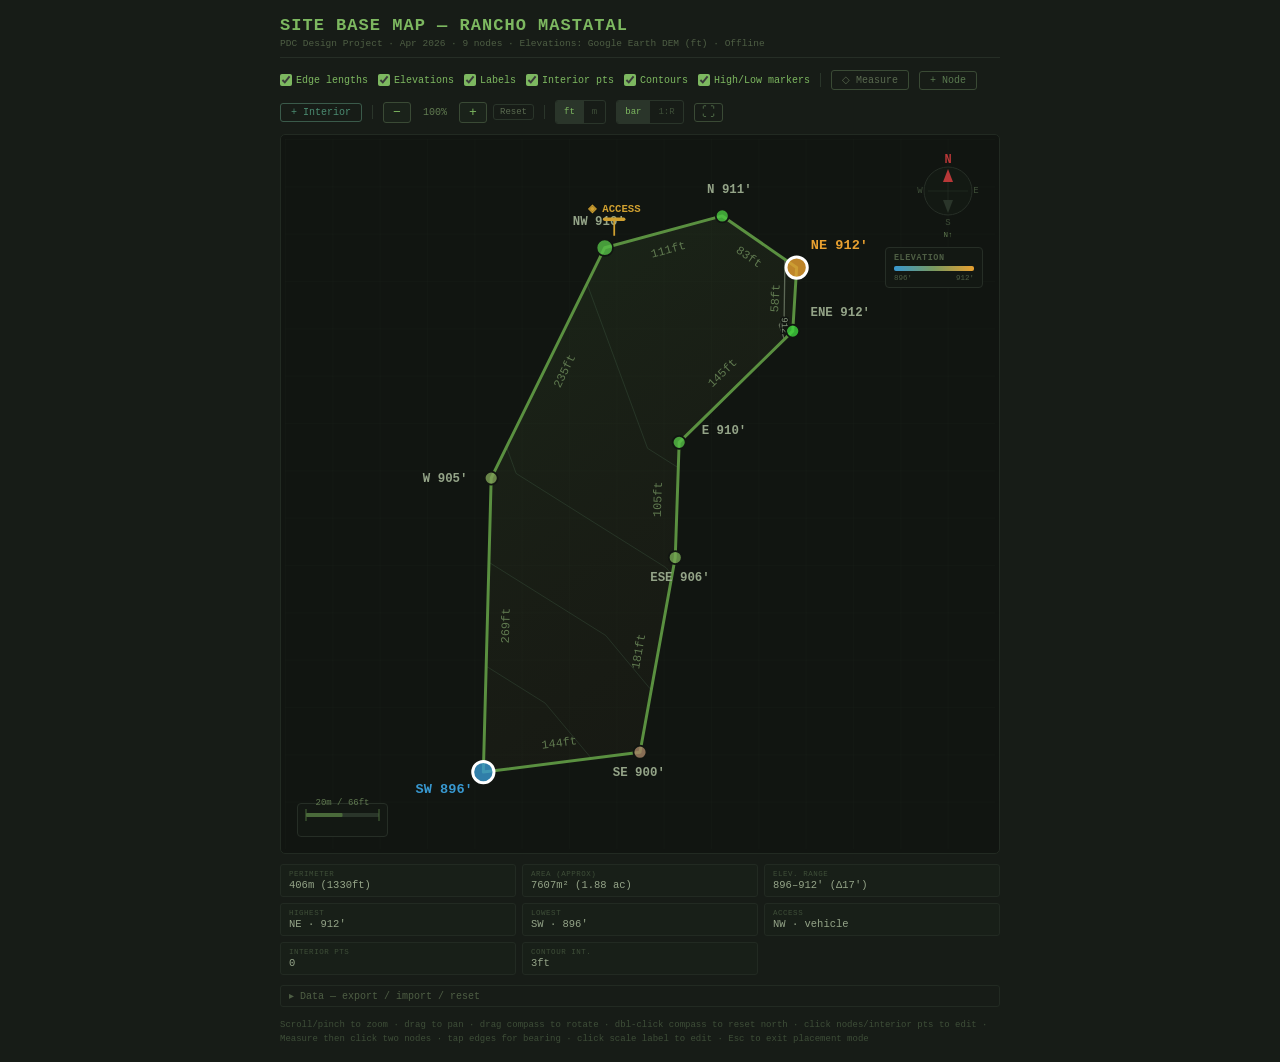
<file: mapping-project/site-base-map-v3.html>
<!DOCTYPE html>
<html lang="en">
<head>
<meta charset="UTF-8">
<meta name="viewport" content="width=device-width, initial-scale=1.0, user-scalable=no">
<title>Site Base Map — Rancho Mastatal PDC</title>
<style>
  * { box-sizing: border-box; margin: 0; padding: 0; }
  body { background: #171c17; color: #b8c8b0; font-family: 'Courier New', monospace; padding: 16px; min-height: 100vh; -webkit-user-select: none; user-select: none; }
  .wrap { max-width: 720px; margin: 0 auto; }
  h1 { font-size: 17px; font-weight: 700; color: #7db860; letter-spacing: .06em; text-transform: uppercase; }
  .sub { font-size: 9.5px; color: #4e5e44; margin-top: 3px; }
  .header { margin-bottom: 12px; border-bottom: 1px solid #262e26; padding-bottom: 8px; }
  .controls { display: flex; gap: 10px; margin-bottom: 10px; flex-wrap: wrap; align-items: center; }
  .controls label { font-size: 10px; cursor: pointer; display: flex; align-items: center; gap: 4px; }
  .controls label.on { color: #7db860; }
  .controls label.off { color: #3e4e38; }
  .controls input[type=checkbox] { accent-color: #7db860; width: 12px; height: 12px; }
  .sep { height: 14px; width: 1px; background: #2a352a; }
  .btn { font-size: 10px; padding: 3px 10px; border-radius: 3px; cursor: pointer; font-family: inherit; }
  .btn-measure { border: 1px solid #3a4a35; background: transparent; color: #5a6a50; }
  .btn-measure.active { border-color: #d0a030; background: #2a2510; color: #d0a030; }
  .btn-clear { border: 1px solid #4a2a2a; background: #2a1515; color: #c06050; }
  .btn-add-node { border: 1px solid #3a4a35; background: transparent; color: #5a7a50; }
  .btn-add-node.active { border-color: #4a9a40; background: #1a2a1a; color: #7db860; }
  .btn-add-interior { border: 1px solid #3a5a4a; background: transparent; color: #4a8a70; }
  .btn-add-interior.active { border-color: #3a9a70; background: #0f2a20; color: #5ab890; }
  .btn-fullscreen { border: 1px solid #3a4a35; background: transparent; color: #5a7a50; font-size: 13px; padding: 1px 7px; border-radius: 3px; cursor: pointer; font-family: inherit; }
  .btn-fullscreen.active { border-color: #4a9a40; background: #1a2a1a; color: #7db860; }
  .btn-sm { font-size: 13px; padding: 2px 8px; border-radius: 3px; cursor: pointer; font-family: inherit; border: 1px solid #3a4a35; background: #1a221a; color: #7db860; min-width: 28px; text-align: center; }
  .btn-sm:active { background: #2a352a; }
  .hint { font-size: 10px; color: #d0a030; margin-bottom: 8px; padding: 4px 8px; background: #2a2510; border-radius: 3px; border: 1px solid #3a3020; display: inline-block; }
  .map-wrap { background: #111511; border-radius: 5px; border: 1px solid #222a22; padding: 4px; overflow: hidden; position: relative; touch-action: none; }
  svg { display: block; }
  .zoom-controls { display: flex; gap: 6px; align-items: center; }
  .zoom-pct { font-size: 10px; color: #607a50; min-width: 36px; text-align: center; }
  .edge-info, .meas-panel { margin-top: 8px; background: #1a221a; border-radius: 4px; padding: 5px 10px; border: 1px solid #2a3a28; font-size: 11px; }
  .meas-panel { background: #1a1a10; border-color: #3a3020; }
  .meas-title { font-size: 9px; color: #8a7a50; text-transform: uppercase; letter-spacing: .06em; margin-bottom: 6px; }
  .meas-row { display: flex; justify-content: space-between; align-items: center; padding: 3px 0; }
  .meas-row + .meas-row { border-top: 1px solid #2a2a1a; }
  .meas-label { color: #d0a030; font-size: 11px; }
  .meas-val { color: #b8a860; font-size: 11px; }
  .meas-elev { color: #6a6a50; margin-left: 8px; font-size: 10px; }
  .meas-del { font-size: 9px; color: #6a4a40; background: none; border: none; cursor: pointer; font-family: inherit; padding: 0 4px; }
  .stats { margin-top: 10px; display: grid; grid-template-columns: 1fr 1fr 1fr; gap: 6px; }
  .stat { background: #181f18; border-radius: 3px; padding: 5px 8px; border: 1px solid #222a22; }
  .stat-label { font-size: 7.5px; color: #3e4e38; text-transform: uppercase; letter-spacing: .07em; }
  .stat-val { font-size: 10.5px; color: #94a488; margin-top: 1px; }
  .note { font-size: 9px; color: #3e4e38; margin-top: 12px; line-height: 1.5; }
  .reset-view { font-size: 9px; color: #5a6a50; background: none; border: 1px solid #2a352a; border-radius: 3px; padding: 2px 6px; cursor: pointer; font-family: inherit; }
  .reset-view:active { background: #1a221a; }
  /* Edit panel */
  .edit-panel { margin-top: 8px; background: #1a1a10; border-radius: 4px; padding: 10px 14px; border: 1px solid #3a3020; font-size: 11px; }
  .edit-panel-title { font-size: 9px; color: #8a7a50; text-transform: uppercase; letter-spacing: .06em; margin-bottom: 8px; }
  .edit-fields { display: grid; grid-template-columns: 1fr 1fr; gap: 6px 14px; margin-bottom: 10px; }
  .edit-field { display: flex; flex-direction: column; gap: 3px; }
  .edit-field-label { font-size: 8px; color: #4e5e44; text-transform: uppercase; letter-spacing: .05em; }
  .edit-field input { background: #111511; border: 1px solid #2a352a; color: #94a488; font-family: 'Courier New', monospace; font-size: 11px; padding: 4px 6px; border-radius: 2px; width: 100%; -webkit-user-select: text; user-select: text; }
  .edit-field input:focus { outline: none; border-color: #4a6a3a; color: #b8c8b0; }
  .edit-elev-hint { font-size: 9px; color: #4e5e44; }
  .edit-actions { display: flex; gap: 8px; align-items: center; flex-wrap: wrap; }
  .btn-save { border: 1px solid #4a6a3a; background: #1a2a1a; color: #7db860; }
  .btn-cancel { border: 1px solid #3a4a35; background: transparent; color: #5a6a50; }
  .btn-delete { border: 1px solid #4a2a2a; background: #1a1010; color: #c06050; margin-left: auto; }
  .btn-delete.confirm { background: #2a1010; border-color: #b03030; color: #e05050; }
  /* Compact paired toggles */
  .pair-tog { display: flex; border: 1px solid #2a352a; border-radius: 3px; overflow: hidden; }
  .pair-tog button { font-size: 9px; padding: 2px 8px; border: none; background: transparent; color: #3e4e38; cursor: pointer; font-family: inherit; min-height: 22px; line-height: 1; }
  .pair-tog button + button { border-left: 1px solid #2a352a; }
  .pair-tog button.active { background: #2a352a; color: #7db860; }
  /* Inline scale input */
  #scaleInlineInput {
    display: none; position: fixed;
    background: #111511; border: 1px solid #4a6a3a;
    color: #607a50; font-family: 'Courier New', monospace; font-size: 9px;
    padding: 0 3px; border-radius: 2px; outline: none; z-index: 500;
    -webkit-user-select: text; user-select: text;
  }
  /* Saved indicator */
  .saved-dot { display: inline-block; width: 6px; height: 6px; background: #7db860; border-radius: 50%; margin-left: 8px; opacity: 0; transition: opacity 0.25s; vertical-align: middle; }
  /* Data panel */
  .data-section { margin-top: 10px; }
  .data-toggle { font-size: 10px; color: #4e5e44; background: none; border: 1px solid #222a22; border-radius: 3px 3px 3px 3px; padding: 4px 8px; cursor: pointer; font-family: inherit; width: 100%; text-align: left; }
  .data-toggle:hover { color: #607a50; border-color: #2a352a; }
  .data-body { background: #181f18; border: 1px solid #2a352a; border-top: none; border-radius: 0 0 4px 4px; padding: 8px 10px; display: none; }
  .data-body.open { display: block; }
  .data-row { display: flex; gap: 8px; flex-wrap: wrap; align-items: center; margin-bottom: 6px; }
  .data-row:last-child { margin-bottom: 0; }
  .btn-data-export { border: 1px solid #2a4a2a; background: #141e14; color: #5a8a50; }
  .btn-data-export:hover { border-color: #4a6a3a; color: #7db860; }
  .btn-data-import { border: 1px solid #2a3a4a; background: #14181e; color: #507090; }
  .btn-data-import:hover { border-color: #3a5a7a; color: #7090c0; }
  .btn-data-reset { border: 1px solid #3a2a2a; background: #1a1414; color: #806050; }
  .btn-data-reset:hover { border-color: #5a3a3a; color: #c06050; }
  /* Layers dropdown */
  #btnLayers { display: none; font-size: 10px; padding: 3px 8px; border-radius: 3px; cursor: pointer; font-family: inherit; border: 1px solid #2a352a; background: #181f18; color: #607a50; white-space: nowrap; }
  #layersGroup { display: contents; }
  body.fs-mode #btnLayers { display: flex; align-items: center; min-height: 44px; padding: 0 10px; }
  body.fs-mode #layersGroup { display: none; position: absolute; top: calc(100% + 4px); left: 0; background: rgba(17,21,17,0.97); border: 1px solid #2a352a; border-radius: 4px; padding: 8px 12px; flex-direction: column; gap: 7px; z-index: 300; min-width: 140px; }
  body.fs-mode #layersGroup.layers-open { display: flex; }
  body.fs-mode #layersGroup label { font-size: 11px; min-height: 36px; display: flex; align-items: center; gap: 6px; }
  body.fs-mode #layersGroup input[type=checkbox] { width: 15px; height: 15px; }
  /* Fullscreen button hidden in fs-mode — Esc exits */
  body.fs-mode #btnFullscreen { display: none; }
  /* Touch targets in fullscreen */
  body.fs-mode .controls .btn { min-height: 44px; display: flex; align-items: center; }
  body.fs-mode .controls .btn-sm { min-height: 44px; min-width: 44px; display: flex; align-items: center; justify-content: center; }
  body.fs-mode .controls .reset-view { min-height: 44px; display: flex; align-items: center; }
  body.fs-mode .controls .zoom-pct { min-height: 44px; display: flex; align-items: center; }
  body.fs-mode .pair-tog button { min-height: 44px; padding: 0 12px; }
  /* Toolbar collapse */
  #toolbarInner { display: contents; }
  #btnToolbarCollapse { display: none; font-size: 18px; padding: 2px 8px; border-radius: 3px; cursor: pointer; font-family: inherit; border: 1px solid #3a4a35; background: #1a221a; color: #7db860; line-height: 1; }
  body.fs-mode #btnToolbarCollapse { display: flex; align-items: center; justify-content: center; min-height: 44px; min-width: 44px; }
  body.fs-mode.toolbar-collapsed #toolbarInner { display: none; }
  /* Fullscreen overrides */
  body.fs-mode { padding: 0 !important; background: #0a0f0a !important; }
  body.fs-mode .wrap { max-width: 100% !important; padding: 0 !important; }
  body.fs-mode .header { display: none; }
  body.fs-mode .controls {
    position: fixed; top: 12px; left: 12px; z-index: 200;
    background: rgba(20,25,20,0.9); backdrop-filter: blur(6px); -webkit-backdrop-filter: blur(6px);
    border: 1px solid #2a352a; border-radius: 6px;
    padding: 6px 10px; margin: 0; width: auto;
  }
  body.fs-mode.toolbar-collapsed .controls {
    background: transparent !important; border-color: transparent !important;
    backdrop-filter: none !important; -webkit-backdrop-filter: none !important;
    padding: 0 !important; box-shadow: none !important;
  }
  body.fs-mode #hint {
    position: fixed; top: 52px; left: 50%; transform: translateX(-50%); z-index: 200;
  }
  body.fs-mode .map-wrap {
    position: fixed; inset: 0; border-radius: 0; border: none; padding: 0; z-index: 10;
  }
  body.fs-mode #map { width: 100% !important; height: 100% !important; display: block; }
  body.fs-mode .edge-info {
    position: fixed; bottom: 8px; left: 8px; right: 8px; z-index: 200; margin: 0;
  }
  body.fs-mode .meas-panel {
    position: fixed; bottom: 56px; left: 8px; right: 8px; z-index: 200; margin: 0;
  }
  body.fs-mode .edit-panel {
    position: fixed; bottom: 8px; left: 8px; right: 8px; z-index: 200; margin: 0;
    max-height: 40vh; overflow-y: auto;
  }
  body.fs-mode .stats, body.fs-mode .note { display: none; }
  /* HUD overlay elements — positioned in corners of the map container */
  #hudCompass {
    position: absolute; top: 16px; right: 16px; z-index: 100;
    cursor: grab; pointer-events: auto;
    user-select: none; -webkit-user-select: none;
  }
  #hudCompass:active { cursor: grabbing; }
  #hudLegend {
    position: absolute; top: 112px; right: 16px; z-index: 100;
    pointer-events: none;
    background: rgba(20,25,20,0.88); border: 1px solid #262e26; border-radius: 4px;
    padding: 5px 8px; font-family: 'Courier New', monospace;
  }
  #hudScale {
    position: absolute; bottom: 16px; left: 16px; z-index: 100;
    pointer-events: none;
    background: rgba(20,25,20,0.88); border: 1px solid #262e26; border-radius: 4px;
    padding: 5px 8px; font-family: 'Courier New', monospace;
  }
  #hudScale .scale-lbl { pointer-events: auto; cursor: pointer; }
</style>
</head>
<body>
<div class="wrap">
  <div class="header">
    <h1>Site Base Map — Rancho Mastatal<span class="saved-dot" id="savedDot" title="Saved"></span></h1>
    <p class="sub" id="subLine">PDC Design Project · Apr 2026 · 9 nodes · Elevations: Google Earth DEM (ft) · Offline</p>
  </div>

  <div class="controls" id="controls" style="position:relative">
    <button id="btnToolbarCollapse" title="Show/hide controls">▼</button>
    <div id="toolbarInner">
      <button id="btnLayers">☰ Layers</button>
      <div id="layersGroup">
        <label class="on"><input type="checkbox" id="togLen" checked> Edge lengths</label>
        <label class="on"><input type="checkbox" id="togElev" checked> Elevations</label>
        <label class="on"><input type="checkbox" id="togLabels" checked> Labels</label>
        <label class="on"><input type="checkbox" id="togInterior" checked> Interior pts</label>
        <label class="on"><input type="checkbox" id="togContours" checked> Contours</label>
        <label class="on"><input type="checkbox" id="togHighLow" checked> High/Low markers</label>
      </div>
      <div class="sep"></div>
      <button class="btn btn-measure" id="btnMeasure">◇ Measure</button>
      <button class="btn btn-clear" id="btnClear" style="display:none">Clear</button>
      <button class="btn btn-add-node" id="btnAddNode">+ Node</button>
      <button class="btn btn-add-interior" id="btnAddInterior">+ Interior</button>
      <div class="sep"></div>
      <div class="zoom-controls">
        <button class="btn-sm" id="zoomOut">−</button>
        <span class="zoom-pct" id="zoomPct">100%</span>
        <button class="btn-sm" id="zoomIn">+</button>
        <button class="reset-view" id="resetView">Reset</button>
      </div>
      <div class="sep"></div>
      <div class="pair-tog" id="unitTog" title="Distance &amp; elevation unit">
        <button id="btnUnitFt" class="active">ft</button>
        <button id="btnUnitM">m</button>
      </div>
      <div class="pair-tog" id="scaleModeTog" title="Scale bar style">
        <button id="btnScaleBar" class="active">bar</button>
        <button id="btnScaleRatio">1:R</button>
      </div>
    </div>
    <button class="btn-fullscreen" id="btnFullscreen" title="Toggle fullscreen">⛶</button>
  </div>
  <div id="hint" style="display:none" class="hint"></div>

  <div class="map-wrap" id="mapWrap">
    <svg id="map" xmlns="http://www.w3.org/2000/svg"></svg>
    <!-- Compass HUD — top-right -->
    <div id="hudCompass">
      <svg id="hudCompassSvg" width="70" height="90" viewBox="-35 -40 70 90" style="display:block;overflow:visible;">
        <circle r="24" fill="rgba(20,25,20,0.92)" stroke="#262e26"/>
        <line x1="0" y1="-20" x2="0" y2="20" stroke="#2a352a" stroke-width=".5"/>
        <line x1="-20" y1="0" x2="20" y2="0" stroke="#2a352a" stroke-width=".5"/>
        <g id="compassNeedle" transform="rotate(0)">
          <polygon points="0,-22 -5,-9 5,-9" fill="#b83838"/>
          <polygon points="0,22 -5,9 5,9" fill="#2a352a"/>
          <text y="-28" text-anchor="middle" fill="#b83838" font-size="12" font-weight="700" font-family="'Courier New',monospace">N</text>
          <text x="28" dominant-baseline="middle" text-anchor="middle" fill="#3e4e38" font-size="9" font-family="'Courier New',monospace">E</text>
          <text x="-28" dominant-baseline="middle" text-anchor="middle" fill="#3e4e38" font-size="9" font-family="'Courier New',monospace">W</text>
          <text y="34" text-anchor="middle" fill="#3e4e38" font-size="9" font-family="'Courier New',monospace">S</text>
        </g>
        <text id="compassRotLabel" y="46" text-anchor="middle" fill="#607a50" font-size="7.5" font-family="'Courier New',monospace">N↑</text>
      </svg>
    </div>
    <!-- Elevation Legend HUD — top-right below compass -->
    <div id="hudLegend">
      <div style="font-size:8.5px;font-weight:600;color:#4e5e44;text-transform:uppercase;letter-spacing:.06em;">ELEVATION</div>
      <div id="hudLegendBar" style="width:80px;height:5px;border-radius:2px;margin:3px 0;background:linear-gradient(to right,#3898d0,#7a9a60,#e8a030);"></div>
      <div style="display:flex;justify-content:space-between;width:80px;">
        <span id="hudLegendMin" style="font-size:7.5px;color:#4e5e44;"></span>
        <span id="hudLegendMax" style="font-size:7.5px;color:#4e5e44;"></span>
      </div>
    </div>
    <!-- Scale Bar HUD — bottom-left -->
    <div id="hudScale">
      <svg id="hudScaleSvg" style="display:block;overflow:visible;"></svg>
      <div id="hudRatioText" style="display:none;font-size:10px;color:#607a50;cursor:pointer;" class="scale-lbl"></div>
    </div>
  </div>

  <div id="edgeInfo" class="edge-info" style="display:none"></div>
  <div id="measPanel" class="meas-panel" style="display:none"></div>
  <div id="editPanel" class="edit-panel" style="display:none"></div>

  <div class="stats" id="stats"></div>

  <div class="data-section">
    <button class="data-toggle" id="dataToggle">▸ Data — export / import / reset</button>
    <div class="data-body" id="dataBody">
      <div class="data-row">
        <button class="btn btn-data-export" id="btnExport">↓ Export JSON</button>
        <button class="btn btn-data-import" id="btnImport">↑ Import JSON</button>
        <input type="file" id="importFileInput" accept=".json" style="display:none">
      </div>
      <div class="data-row">
        <button class="btn btn-data-reset" id="btnReset">Reset to Defaults…</button>
      </div>
    </div>
  </div>

  <p class="note">Scroll/pinch to zoom · drag to pan · drag compass to rotate · dbl-click compass to reset north · click nodes/interior pts to edit · Measure then click two nodes · tap edges for bearing · click scale label to edit · Esc to exit placement mode</p>
</div>

<input type="number" id="scaleInlineInput" min="1" step="1">

<script>
// ── Site boundary data ────────────────────────────────────────────────────
const SITE = [
  { label: "W",   lon: -84.37507, lat: 9.67310, elev: 275.81 },
  { label: "NW",  lon: -84.37478, lat: 9.67368, elev: 277.22 },
  { label: "N",   lon: -84.37448, lat: 9.67376, elev: 277.57 },
  { label: "NE",  lon: -84.37429, lat: 9.67363, elev: 278.08 },
  { label: "ENE", lon: -84.37430, lat: 9.67347, elev: 278.06 },
  { label: "E",   lon: -84.37459, lat: 9.67319, elev: 277.24 },
  { label: "ESE", lon: -84.37460, lat: 9.67290, elev: 276.15 },
  { label: "SE",  lon: -84.37469, lat: 9.67241, elev: 274.46 },
  { label: "SW",  lon: -84.37509, lat: 9.67236, elev: 272.98 },
];

// ── Interior elevation points ─────────────────────────────────────────────
const INTERIOR = [];

let VA_IDX = 1;

const LAT_R = 9.673, LON_R = -84.375;
const D2M_LAT = 110574, D2M_LON = 110574 * Math.cos(LAT_R * Math.PI / 180);
const m2ft = m => m * 3.28084;
const ft2m = ft => ft / 3.28084;
const loc = (lon, lat) => ({ x: (lon - LON_R) * D2M_LON, y: (lat - LAT_R) * D2M_LAT });
const dst = (a, b) => Math.sqrt((a.x - b.x) ** 2 + (a.y - b.y) ** 2);
const brg = (a, b) => { let g = Math.atan2(b.x - a.x, b.y - a.y) * 180 / Math.PI; return g < 0 ? g + 360 : g; };
function eCol(t) { return `rgb(${Math.round(60+(1-t)*150)},${Math.round(100+t*110)},${Math.round(60+(1-t)*60)})`; }

// ── Label helpers ─────────────────────────────────────────────────────────

function getLabelZoomDetail() {
  if (!showElev) return 'name';
  if (zoom >= 1.5) return 'full';
  return 'elev';
}

function labelBbox(sx, sy, dx, dy, anchor, txt, fsize) {
  const cw = (fsize || 10.5) * 0.62;
  const w = txt.length * cw, h = 13;
  let lx = sx + dx;
  if (anchor === 'middle') lx -= w / 2;
  else if (anchor === 'end') lx -= w;
  return { x: lx - 2, y: sy + dy - h - 1, w: w + 4, h: h + 2 };
}

function bboxOverlap(a, b) {
  return a.x < b.x + b.w && a.x + a.w > b.x && a.y < b.y + b.h && a.y + a.h > b.y;
}

function resolveNodeLabels() {
  const showMarkers = showElev && zoom >= 1.5;
  const pcx = ps.reduce((s, p) => s + p.sx, 0) / ps.length;
  const pcy = ps.reduce((s, p) => s + p.sy, 0) / ps.length;

  const items = SITE.map((s, i) => {
    const isH = showHighLow && i === hiIdx, isL = showHighLow && i === loIdx;
    const base = labelOffsets[i];
    let text = '';
    if (showLabels) text = s.label;
    if (showElev) {
      const elevStr = dispElevVal(s.elev) + elevSuffix();
      const marker = showMarkers ? (isH ? ' ▲' : isL ? ' ▼' : '') : '';
      text = text ? `${text} ${elevStr}${marker}` : `${elevStr}${marker}`;
    }
    return { i, sx: ps[i].sx, sy: ps[i].sy, dx: base.dx, dy: base.dy, a: base.a, text, shortened: false };
  });

  const boxOf = (it) => labelBbox(it.sx, it.sy, it.dx, it.dy, it.a, it.text);

  for (let i = 0; i < items.length; i++) {
    for (let j = i + 1; j < items.length; j++) {
      if (!bboxOverlap(boxOf(items[i]), boxOf(items[j]))) continue;
      const djx = items[j].sx - pcx, djy = items[j].sy - pcy;
      const dlen = Math.sqrt(djx * djx + djy * djy) || 1;
      const nx = djx / dlen, ny = djy / dlen;
      const attempts = [
        { dx: Math.round(nx * 28), dy: Math.round(ny * 28), a: nx > 0.4 ? 'start' : nx < -0.4 ? 'end' : 'middle' },
        { dx: Math.round(-nx * 22), dy: Math.round(-ny * 22), a: nx > 0.4 ? 'end' : nx < -0.4 ? 'start' : 'middle' },
        { dx: 0, dy: -24, a: 'middle' },
        { dx: 0, dy: 24, a: 'middle' },
        { dx: Math.round(nx * 36), dy: Math.round(ny * 36), a: nx > 0.4 ? 'start' : nx < -0.4 ? 'end' : 'middle' },
      ];
      let resolved = false;
      for (const att of attempts) {
        const old = { dx: items[j].dx, dy: items[j].dy, a: items[j].a };
        Object.assign(items[j], att);
        if (!bboxOverlap(boxOf(items[i]), boxOf(items[j]))) { resolved = true; break; }
        Object.assign(items[j], old);
      }
      if (!resolved && (showLabels || showElev)) {
        const base = labelOffsets[j];
        // Fall back to shortest visible text: name if showing labels, else elevation only
        const shortText = showLabels ? SITE[j].label : (dispElevVal(SITE[j].elev) + elevSuffix());
        items[j].shortened = true;
        items[j].text = shortText;
        items[j].dx = base.dx; items[j].dy = base.dy; items[j].a = base.a;
      }
    }
  }
  return items;
}

// ── Mobile tooltip state ──────────────────────────────────────────────────
let activeTooltip = null; // { type: 'node'|'interior'|'edge', idx }

// ── Derived state — recomputed on every render ────────────────────────────
let pl, elevs, minE, maxE, hiIdx, loIdx;
let mnX, mxX, mnY, mxY, sc, ox, oy;
let ps, edges, dists, area, perim, labelOffsets;
let ipl, ips;
let globalMinE, globalMaxE;

const BASE_W = 600, BASE_H = 600, pad = 65;

function recompute() {
  pl = SITE.map(s => loc(s.lon, s.lat));
  elevs = SITE.map(s => s.elev);
  minE = Math.min(...elevs); maxE = Math.max(...elevs);
  hiIdx = elevs.indexOf(maxE); loIdx = elevs.indexOf(minE);

  const xs = pl.map(p => p.x), ys = pl.map(p => p.y);
  mnX = Math.min(...xs); mxX = Math.max(...xs);
  mnY = Math.min(...ys); mxY = Math.max(...ys);
  sc = Math.min((BASE_W - pad*2) / (mxX - mnX), (BASE_H - pad*2) / (mxY - mnY));
  ox = (BASE_W - (mxX - mnX) * sc) / 2;
  oy = (BASE_H - (mxY - mnY) * sc) / 2;

  const svgPt = p => ({ sx: ox + (p.x - mnX) * sc, sy: BASE_H - (oy + (p.y - mnY) * sc) });
  ps = pl.map(svgPt);

  edges = pl.map((_, i) => {
    const j = (i + 1) % pl.length;
    const dm = dst(pl[i], pl[j]);
    return { from: ps[i], to: ps[j], distM: dm, distFt: m2ft(dm), bearing: brg(pl[i], pl[j]) };
  });

  dists = [];
  for (let i = 0; i < pl.length; i++) {
    dists[i] = [];
    for (let j = 0; j < pl.length; j++) dists[i][j] = dst(pl[i], pl[j]);
  }

  area = 0;
  for (let i = 0; i < pl.length; i++) {
    const j = (i + 1) % pl.length;
    area += pl[i].x * pl[j].y - pl[j].x * pl[i].y;
  }
  area = Math.abs(area) / 2;
  perim = edges.reduce((s, e) => s + e.distM, 0);

  const cx = ps.reduce((s, p) => s + p.sx, 0) / ps.length;
  const cy = ps.reduce((s, p) => s + p.sy, 0) / ps.length;
  labelOffsets = ps.map(p => {
    const dx = p.sx - cx, dy = p.sy - cy;
    const len = Math.sqrt(dx * dx + dy * dy) || 1;
    const nx = dx / len, ny = dy / len;
    const odx = Math.round(nx * 20), ody = Math.round(ny * 20);
    const a = nx > 0.4 ? 'start' : nx < -0.4 ? 'end' : 'middle';
    return { dx: odx, dy: ody, a };
  });

  // Interior points
  ipl = INTERIOR.map(s => loc(s.lon, s.lat));
  ips = ipl.map(p => ({ sx: ox + (p.x - mnX) * sc, sy: BASE_H - (oy + (p.y - mnY) * sc) }));

  // Global elevation range across all points
  const allElevs = [...elevs, ...INTERIOR.map(s => s.elev)];
  globalMinE = Math.min(...allElevs);
  globalMaxE = Math.max(...allElevs);
}

// ── App state ─────────────────────────────────────────────────────────────
let showLen = true, showElev = true, showLabels = true, measureMode = false, addNodeMode = false;
let showInterior = true, showContours = true, showHighLow = true, addInteriorMode = false;
let toolbarCollapsed = false;
let selNodes = [], measurements = [];
let selectedNodeIdx = null, editOriginal = null, deleteConfirmPending = false;
let selectedInteriorIdx = null, interiorEditOriginal = null, deleteInteriorConfirmPending = false;
let scaleMeterVal = 20;
let elevUnit = 'ft';
let scaleBarMode = 'bar';
let mapRotation = 0;

// ── Unified point helpers (boundary idx >= 0; interior idx = -(i+1)) ──────
function ptByIdx(idx) {
  return idx >= 0 ? SITE[idx] : INTERIOR[-(idx + 1)];
}
function svgByIdx(idx) {
  return idx >= 0 ? ps[idx] : ips[-(idx + 1)];
}
function labelByIdx(idx) {
  return ptByIdx(idx)?.label ?? '?';
}
function distBetween(aIdx, bIdx) {
  const ptA = ptByIdx(aIdx), ptB = ptByIdx(bIdx);
  if (!ptA || !ptB) return 0;
  return dst(loc(ptA.lon, ptA.lat), loc(ptB.lon, ptB.lat));
}

// ── Elevation display helpers ─────────────────────────────────────────────
function dispElevVal(m) {
  return elevUnit === 'ft' ? Math.round(m2ft(m)) : parseFloat(m.toFixed(1));
}
function elevSuffix() { return elevUnit === 'ft' ? "'" : 'm'; }
function dispDistVal(m) {
  return elevUnit === 'ft' ? Math.round(m2ft(m)) : parseFloat(m.toFixed(1));
}
function distSuffix() { return elevUnit === 'ft' ? 'ft' : 'm'; }

// ── Scale ratio helpers ───────────────────────────────────────────────────
function currentRatio() {
  const W_px = svgEl.getBoundingClientRect().width;
  if (!W_px || !sc) return 500;
  const realMPerPx = BASE_W / (W_px * zoom * sc);
  const screenMPerPx = 0.0254 / 96;
  return realMPerPx / screenMPerPx;
}
function roundedRatio(r) {
  if (r < 100)  return Math.round(r / 5) * 5;
  if (r < 500)  return Math.round(r / 10) * 10;
  if (r < 2000) return Math.round(r / 50) * 50;
  return Math.round(r / 100) * 100;
}
function zoomForRatio(R) {
  const W_px = svgEl.getBoundingClientRect().width;
  if (!W_px || !sc) return zoom;
  return BASE_W * 96 / (W_px * R * sc * 0.0254);
}

// ── View state ────────────────────────────────────────────────────────────
let vbX = 0, vbY = 0, vbW = BASE_W, vbH = BASE_H;
let zoom = 1;
const MIN_ZOOM = 0.5, MAX_ZOOM = 4;

const svgEl = document.getElementById('map');
const mapWrap = document.getElementById('mapWrap');
const NS = 'http://www.w3.org/2000/svg';

function updateViewBox() {
  vbW = BASE_W / zoom; vbH = BASE_H / zoom;
  const maxPanX = BASE_W * (1 - 1/zoom);
  const maxPanY = BASE_H * (1 - 1/zoom);
  vbX = Math.max(-BASE_W*0.3, Math.min(vbX, maxPanX + BASE_W*0.3));
  vbY = Math.max(-BASE_H*0.3, Math.min(vbY, maxPanY + BASE_H*0.3));
  svgEl.setAttribute('viewBox', `${vbX} ${vbY} ${vbW} ${vbH}`);
  document.getElementById('zoomPct').textContent = Math.round(zoom * 100) + '%';
  renderHudScale();
}

function setZoom(newZoom, centerX, centerY) {
  const clamped = Math.max(MIN_ZOOM, Math.min(MAX_ZOOM, newZoom));
  if (clamped === zoom) return;
  const cx = centerX !== undefined ? centerX : vbX + vbW/2;
  const cy = centerY !== undefined ? centerY : vbY + vbH/2;
  const ratio = zoom / clamped;
  vbX = cx - (cx - vbX) * ratio;
  vbY = cy - (cy - vbY) * ratio;
  zoom = clamped;
  updateViewBox();
}

function resetView() { zoom = 1; vbX = 0; vbY = 0; updateViewBox(); }

mapWrap.addEventListener('wheel', (e) => {
  e.preventDefault();
  const rect = svgEl.getBoundingClientRect();
  const mx = (e.clientX - rect.left) / rect.width;
  const my = (e.clientY - rect.top) / rect.height;
  const cx = vbX + mx * vbW, cy = vbY + my * vbH;
  const steps = Math.max(0.5, Math.min(3, Math.abs(e.deltaY) / 100));
  const factor = e.deltaY > 0 ? Math.pow(0.95, steps) : Math.pow(1.05, steps);
  setZoom(zoom * factor, cx, cy);
}, { passive: false });

let lastTouchDist = 0, lastTouchAngle = null, lastTouchCenter = null, isPinching = false;

mapWrap.addEventListener('touchstart', (e) => {
  if (activeTooltip && e.touches.length === 1) {
    activeTooltip = null;
    render();
  }
  if (e.touches.length === 2) {
    isPinching = true;
    const t = e.touches;
    lastTouchDist = Math.hypot(t[0].clientX - t[1].clientX, t[0].clientY - t[1].clientY);
    lastTouchCenter = { x: (t[0].clientX + t[1].clientX)/2, y: (t[0].clientY + t[1].clientY)/2 };
    lastTouchAngle = null;
  } else if (e.touches.length === 1 && !isPinching) {
    dragStart = { x: e.touches[0].clientX, y: e.touches[0].clientY, vbX, vbY };
    wasDragged = false;
  }
}, { passive: true });

mapWrap.addEventListener('touchmove', (e) => {
  if (e.touches.length === 2 && isPinching) {
    e.preventDefault();
    const t = e.touches;
    const dist = Math.hypot(t[0].clientX - t[1].clientX, t[0].clientY - t[1].clientY);
    const center = { x: (t[0].clientX + t[1].clientX)/2, y: (t[0].clientY + t[1].clientY)/2 };
    const rect = svgEl.getBoundingClientRect();
    const mx = (center.x - rect.left) / rect.width;
    const my = (center.y - rect.top) / rect.height;
    const cx = vbX + mx * vbW, cy = vbY + my * vbH;
    const rawFactor = dist / lastTouchDist;
    const factor = Math.max(0.97, Math.min(1.03, rawFactor));
    setZoom(zoom * factor, cx, cy);
    const angle = Math.atan2(t[0].clientY - t[1].clientY, t[0].clientX - t[1].clientX) * 180 / Math.PI;
    if (lastTouchAngle !== null) {
      let delta = angle - lastTouchAngle;
      if (delta > 180) delta -= 360;
      if (delta < -180) delta += 360;
      mapRotation += delta;
      render();
    }
    lastTouchAngle = angle;
    lastTouchDist = dist;
    lastTouchCenter = center;
    debouncedSaveRotation();
  } else if (e.touches.length === 1 && dragStart && !isPinching) {
    e.preventDefault();
    const dx = e.touches[0].clientX - dragStart.x;
    const dy = e.touches[0].clientY - dragStart.y;
    if (Math.abs(dx) > 5 || Math.abs(dy) > 5) wasDragged = true;
    const rect = svgEl.getBoundingClientRect();
    vbX = dragStart.vbX - dx * (vbW / rect.width);
    vbY = dragStart.vbY - dy * (vbH / rect.height);
    updateViewBox();
  }
}, { passive: false });

mapWrap.addEventListener('touchend', (e) => {
  if (e.touches.length < 2) { isPinching = false; lastTouchAngle = null; }
  if (e.touches.length === 0) {
    if (!wasDragged && addNodeMode && dragStart) {
      const touch = e.changedTouches[0];
      addNodeAt(touch.clientX, touch.clientY);
    } else if (!wasDragged && addInteriorMode && dragStart) {
      const touch = e.changedTouches[0];
      addInteriorPointAt(touch.clientX, touch.clientY);
    }
    dragStart = null;
    wasDragged = false;
  }
});

let dragStart = null, wasDragged = false;
mapWrap.addEventListener('mousedown', (e) => {
  if (e.button !== 0) return;
  if (compassDragActive) return;
  if (e.target.closest && e.target.closest('#hudCompass')) return;
  dragStart = { x: e.clientX, y: e.clientY, vbX, vbY };
  wasDragged = false;
  if (!addNodeMode && !addInteriorMode) mapWrap.style.cursor = 'grabbing';
});
window.addEventListener('mousemove', (e) => {
  if (compassDragActive) {
    const angle = angleFromCompassCenter(e.clientX, e.clientY);
    let delta = angle - compassDragStartAngle;
    if (delta > 180) delta -= 360;
    if (delta < -180) delta += 360;
    mapRotation = compassDragStartRot + delta;
    render();
    debouncedSaveRotation();
    return;
  }
  if (!dragStart) return;
  const dx = e.clientX - dragStart.x, dy = e.clientY - dragStart.y;
  if (Math.abs(dx) > 5 || Math.abs(dy) > 5) wasDragged = true;
  const rect = svgEl.getBoundingClientRect();
  vbX = dragStart.vbX - dx * (vbW / rect.width);
  vbY = dragStart.vbY - dy * (vbH / rect.height);
  updateViewBox();
});
window.addEventListener('mouseup', () => {
  if (compassDragActive) {
    compassDragActive = false;
    const compassEl = document.getElementById('hudCompass');
    if (compassEl) compassEl.style.cursor = 'grab';
    return;
  }
  dragStart = null;
  if (!addNodeMode && !addInteriorMode) mapWrap.style.cursor = '';
});

document.getElementById('zoomIn').addEventListener('click',  () => setZoom(zoom * 1.1));
document.getElementById('zoomOut').addEventListener('click', () => setZoom(zoom / 1.1));
document.getElementById('resetView').addEventListener('click', resetView);

function el(tag, attrs, parent) {
  const e = document.createElementNS(NS, tag);
  for (const [k, v] of Object.entries(attrs || {})) {
    if (k === 'textContent') e.textContent = v; else e.setAttribute(k, v);
  }
  if (parent) parent.appendChild(e);
  return e;
}

function clientToSvgCoords(clientX, clientY) {
  const rect = svgEl.getBoundingClientRect();
  return {
    svgX: vbX + (clientX - rect.left) / rect.width * vbW,
    svgY: vbY + (clientY - rect.top) / rect.height * vbH
  };
}

function svgCoordsToLatLon(svgX, svgY) {
  const wx = (svgX - ox) / sc + mnX;
  const wy = (BASE_H - svgY - oy) / sc + mnY;
  return { lat: wy / D2M_LAT + LAT_R, lon: wx / D2M_LON + LON_R };
}

// Rotate a point back through the map rotation to get unrotated SVG coords
function unrotatePoint(svgX, svgY) {
  const cx = BASE_W / 2, cy = BASE_H / 2;
  const rad = -mapRotation * Math.PI / 180;
  const dx = svgX - cx, dy = svgY - cy;
  return {
    x: cx + dx * Math.cos(rad) - dy * Math.sin(rad),
    y: cy + dx * Math.sin(rad) + dy * Math.cos(rad)
  };
}

function nearestEdgeTo(svgX, svgY) {
  let minDist = Infinity, minIdx = 0;
  ps.forEach((p, i) => {
    const j = (i + 1) % ps.length, q = ps[j];
    const ex = q.sx - p.sx, ey = q.sy - p.sy;
    const len2 = ex*ex + ey*ey;
    const t = len2 > 0 ? Math.max(0, Math.min(1, ((svgX - p.sx)*ex + (svgY - p.sy)*ey) / len2)) : 0;
    const dist = Math.hypot(svgX - p.sx - t*ex, svgY - p.sy - t*ey);
    if (dist < minDist) { minDist = dist; minIdx = i; }
  });
  return minIdx;
}

function addNodeAt(clientX, clientY) {
  const { svgX, svgY } = clientToSvgCoords(clientX, clientY);
  const { x: ux, y: uy } = unrotatePoint(svgX, svgY);
  const edgeIdx = nearestEdgeTo(ux, uy);
  const { lat, lon } = svgCoordsToLatLon(ux, uy);
  const elev = (SITE[edgeIdx].elev + SITE[(edgeIdx + 1) % SITE.length].elev) / 2;

  const usedLabels = new Set(SITE.map(s => s.label));
  let n = SITE.length + 1;
  while (usedLabels.has(`P${n}`)) n++;

  measurements = measurements.map(([a, b]) => [a > edgeIdx ? a+1 : a, b > edgeIdx ? b+1 : b]);
  selNodes = selNodes.map(i => i > edgeIdx ? i+1 : i);
  if (selectedNodeIdx !== null && selectedNodeIdx > edgeIdx) selectedNodeIdx++;
  if (VA_IDX > edgeIdx) VA_IDX++;

  SITE.splice(edgeIdx + 1, 0, { label: `P${n}`, lat, lon, elev });
  recompute(); render(); renderStats(); updateSubLine(); autoSave();
}

function deleteNode(idx) {
  if (SITE.length <= 3) return;
  measurements = measurements
    .filter(([a, b]) => a !== idx && b !== idx)
    .map(([a, b]) => [a > idx ? a-1 : a, b > idx ? b-1 : b]);
  selNodes = selNodes.filter(i => i !== idx).map(i => i > idx ? i-1 : i);
  if (VA_IDX === idx) VA_IDX = 0; else if (VA_IDX > idx) VA_IDX--;
  SITE.splice(idx, 1);
  selectedNodeIdx = null; editOriginal = null; deleteConfirmPending = false;
  hideEditPanel();
  recompute(); render(); renderStats(); updateSubLine(); autoSave();
}

// ── Delaunay triangulation — Bowyer-Watson ────────────────────────────────

function inCircumcircle(pts, ai, bi, ci, pi) {
  const ax = pts[ai].x, ay = pts[ai].y;
  const bx = pts[bi].x, by = pts[bi].y;
  const cx = pts[ci].x, cy = pts[ci].y;
  const px = pts[pi].x, py = pts[pi].y;
  const D = 2 * (ax * (by - cy) + bx * (cy - ay) + cx * (ay - by));
  if (Math.abs(D) < 1e-10) return false;
  const a2 = ax*ax + ay*ay, b2 = bx*bx + by*by, c2 = cx*cx + cy*cy;
  const ux = (a2*(by-cy) + b2*(cy-ay) + c2*(ay-by)) / D;
  const uy = (a2*(cx-bx) + b2*(ax-cx) + c2*(bx-ax)) / D;
  const r2 = (ax-ux)*(ax-ux) + (ay-uy)*(ay-uy);
  const d2 = (px-ux)*(px-ux) + (py-uy)*(py-uy);
  return d2 < r2 + 1e-10;
}

function bowyerWatson(inputPts) {
  const n = inputPts.length;
  if (n < 3) return [];

  let minX = Infinity, minY = Infinity, maxX = -Infinity, maxY = -Infinity;
  for (const p of inputPts) {
    if (p.x < minX) minX = p.x; if (p.x > maxX) maxX = p.x;
    if (p.y < minY) minY = p.y; if (p.y > maxY) maxY = p.y;
  }
  const span = Math.max(maxX - minX, maxY - minY) * 3 + 10;
  const midX = (minX + maxX) / 2, midY = (minY + maxY) / 2;

  const pts = [
    ...inputPts,
    { x: midX - span * 20, y: midY - span },
    { x: midX,             y: midY + span * 20 },
    { x: midX + span * 20, y: midY - span }
  ];
  const st0 = n, st1 = n + 1, st2 = n + 2;
  let triangles = [{ a: st0, b: st1, c: st2 }];

  for (let i = 0; i < n; i++) {
    const bad = triangles.filter(t => inCircumcircle(pts, t.a, t.b, t.c, i));

    const polygon = [];
    for (const tri of bad) {
      for (const edge of [[tri.a, tri.b], [tri.b, tri.c], [tri.c, tri.a]]) {
        let shared = false;
        for (const other of bad) {
          if (other === tri) continue;
          if (
            (other.a===edge[0]&&other.b===edge[1]) || (other.b===edge[0]&&other.c===edge[1]) || (other.c===edge[0]&&other.a===edge[1]) ||
            (other.a===edge[1]&&other.b===edge[0]) || (other.b===edge[1]&&other.c===edge[0]) || (other.c===edge[1]&&other.a===edge[0])
          ) { shared = true; break; }
        }
        if (!shared) polygon.push(edge);
      }
    }

    triangles = triangles.filter(t => !bad.includes(t));
    for (const edge of polygon) triangles.push({ a: edge[0], b: edge[1], c: i });
  }

  return triangles
    .filter(t => t.a < n && t.b < n && t.c < n)
    .map(t => [t.a, t.b, t.c]);
}

// ── Contour extraction ────────────────────────────────────────────────────

function computeContourLevels(minElev, maxElev) {
  const range = maxElev - minElev;
  if (range < 0.01) return { interval: 0, levels: [] };
  let interval;
  if (range < 5) interval = 0.5;
  else if (range < 15) interval = 1;
  else if (range < 50) interval = 2;
  else interval = 5;
  const firstLevel = Math.ceil(minElev / interval) * interval;
  const levels = [];
  for (let lev = firstLevel; lev <= maxElev + 1e-9; lev += interval) {
    levels.push(parseFloat(lev.toFixed(4)));
  }
  return { interval, levels };
}

function extractContourSegments(allPts, triangles, level) {
  const segs = [];
  for (const [ai, bi, ci] of triangles) {
    const verts = [
      { x: allPts[ai].sx, y: allPts[ai].sy, e: allPts[ai].elev },
      { x: allPts[bi].sx, y: allPts[bi].sy, e: allPts[bi].elev },
      { x: allPts[ci].sx, y: allPts[ci].sy, e: allPts[ci].elev }
    ];
    const crossings = [];
    for (let i = 0; i < 3; i++) {
      const v0 = verts[i], v1 = verts[(i+1)%3];
      if ((v0.e < level) !== (v1.e < level)) {
        const t = (level - v0.e) / (v1.e - v0.e);
        crossings.push({ x: v0.x + t*(v1.x-v0.x), y: v0.y + t*(v1.y-v0.y) });
      }
    }
    if (crossings.length === 2) segs.push(crossings);
  }
  return segs;
}

function chainSegments(segs) {
  const EPS = 0.5;
  const remaining = segs.map(([p1, p2]) => [{ ...p1 }, { ...p2 }]);
  const chains = [];
  while (remaining.length > 0) {
    const chain = [...remaining.shift()];
    let extended = true;
    while (extended) {
      extended = false;
      for (let i = 0; i < remaining.length; i++) {
        const [p1, p2] = remaining[i];
        const tail = chain[chain.length - 1];
        const head = chain[0];
        if (Math.hypot(p1.x-tail.x, p1.y-tail.y) < EPS) {
          chain.push(p2); remaining.splice(i,1); extended = true; break;
        } else if (Math.hypot(p2.x-tail.x, p2.y-tail.y) < EPS) {
          chain.push(p1); remaining.splice(i,1); extended = true; break;
        } else if (Math.hypot(p1.x-head.x, p1.y-head.y) < EPS) {
          chain.unshift(p2); remaining.splice(i,1); extended = true; break;
        } else if (Math.hypot(p2.x-head.x, p2.y-head.y) < EPS) {
          chain.unshift(p1); remaining.splice(i,1); extended = true; break;
        }
      }
    }
    chains.push(chain);
  }
  return chains;
}

// ── Main render ───────────────────────────────────────────────────────────

function render() {
  recompute();
  const resolvedNodeLabels = resolveNodeLabels();
  const nodeLabelBBoxes = resolvedNodeLabels.map(it => labelBbox(it.sx, it.sy, it.dx, it.dy, it.a, it.text));
  svgEl.innerHTML = '';
  svgEl.setAttribute('viewBox', `${vbX} ${vbY} ${vbW} ${vbH}`);

  const pathStr = ps.map((p, i) => `${i?'L':'M'}${p.sx},${p.sy}`).join(' ') + 'Z';

  const defs = el('defs', {}, svgEl);

  const pat = el('pattern', {id:'g', width:40, height:40, patternUnits:'userSpaceOnUse'}, defs);
  el('path', {d:'M40 0L0 0 0 40', fill:'none', stroke:'#181f18', 'stroke-width':'.4'}, pat);

  const tg = el('linearGradient', {id:'tg', x1:'.3', y1:'0', x2:'.7', y2:'1'}, defs);
  el('stop', {offset:'0%', 'stop-color':'#3a5a30', 'stop-opacity':'.22'}, tg);
  el('stop', {offset:'100%', 'stop-color':'#4a3a25', 'stop-opacity':'.10'}, tg);

  const elg = el('linearGradient', {id:'el', x1:'0', y1:'0', x2:'1', y2:'0'}, defs);
  el('stop', {offset:'0%', 'stop-color':'#3898d0'}, elg);
  el('stop', {offset:'50%', 'stop-color':'#7a9a60'}, elg);
  el('stop', {offset:'100%', 'stop-color':'#e8a030'}, elg);

  // Clip path — site boundary polygon
  const clipEl = el('clipPath', {id:'siteClip'}, defs);
  el('path', {d: pathStr}, clipEl);

  el('rect', {x:-5000, y:-5000, width:10000, height:10000, fill:'#111511'}, svgEl);
  el('rect', {x:-5000, y:-5000, width:10000, height:10000, fill:'url(#g)'}, svgEl);

  const mapG = el('g', {
    id: 'mapContent',
    transform: `rotate(${mapRotation},${BASE_W/2},${BASE_H/2})`
  }, svgEl);

  // 1. Terrain gradient fill
  el('path', {d:pathStr, fill:'url(#tg)'}, mapG);

  // 2. Contour lines
  if (showContours) {
    const allPts = [
      ...ps.map((p, i) => ({ sx: p.sx, sy: p.sy, elev: SITE[i].elev })),
      ...ips.map((p, i) => ({ sx: p.sx, sy: p.sy, elev: INTERIOR[i].elev }))
    ];
    if (allPts.length >= 3) {
      const { interval, levels } = computeContourLevels(globalMinE, globalMaxE);
      if (levels.length > 0) {
        const triPts = allPts.map(p => ({ x: p.sx, y: p.sy }));
        const triangles = bowyerWatson(triPts);
        if (triangles.length > 0) {
          const contourG = el('g', { 'clip-path': 'url(#siteClip)', style: 'pointer-events:none' }, mapG);
          // Track index contour label positions to skip redundant ones
          const placedContourLabelBBoxes = [];
          let lastIndexLabeledLev = null;
          levels.forEach((lev, li) => {
            const segs = extractContourSegments(allPts, triangles, lev);
            if (segs.length === 0) return;
            const chains = chainSegments(segs);
            const stepFromFirst = Math.round((lev - levels[0]) / interval);
            const isIndex = stepFromFirst % 5 === 0;
            const stroke = isIndex ? '#8a9a80' : '#4a6a50';
            const sw = isIndex ? 1.1 : 0.6;
            const op = isIndex ? 0.60 : 0.42;
            for (const chain of chains) {
              const d = chain.map((p, i) => `${i===0?'M':'L'}${p.x.toFixed(1)},${p.y.toFixed(1)}`).join('');
              el('path', { d, fill:'none', stroke, 'stroke-width':sw, opacity:op, 'stroke-linecap':'round', 'stroke-linejoin':'round' }, contourG);
            }
            // Contour label on index contours
            if (isIndex) {
              // Skip if previous index contour was labeled and is too close (dense area)
              if (lastIndexLabeledLev !== null) {
                const prevSegs = extractContourSegments(allPts, triangles, lastIndexLabeledLev);
                if (prevSegs.length > 0) {
                  const prevChains = chainSegments(prevSegs);
                  const prevMidPts = prevChains.map(c => c[Math.floor(c.length / 2)]).filter(Boolean);
                  const curMidPts = chains.map(c => c[Math.floor(c.length / 2)]).filter(Boolean);
                  const minDist = prevMidPts.reduce((d, pp) =>
                    Math.min(d, curMidPts.reduce((d2, cp) => Math.min(d2, Math.hypot(cp.x-pp.x, cp.y-pp.y)), Infinity))
                  , Infinity);
                  if (minDist < 15 / zoom) return;
                }
              }
              const longChains = chains.filter(c => c.length >= 2 && Math.hypot(c[c.length-1].x-c[0].x, c[c.length-1].y-c[0].y) > 25);
              if (longChains.length > 0) {
                const ch = longChains[Math.floor(longChains.length / 2)];
                const mid = Math.floor(ch.length / 2);
                const p0 = ch[Math.max(0, mid-1)], p1 = ch[Math.min(ch.length-1, mid+1)];
                const mx = (p0.x+p1.x)/2, my = (p0.y+p1.y)/2;
                // Skip if this position overlaps a node label
                const cLblBbox = { x: mx - 16, y: my - 6, w: 32, h: 12 };
                const overlapsNodeLabel = nodeLabelBBoxes.some(nb => bboxOverlap(nb, cLblBbox));
                const overlapsExisting = placedContourLabelBBoxes.some(pb => bboxOverlap(pb, cLblBbox));
                if (overlapsNodeLabel || overlapsExisting) return;
                placedContourLabelBBoxes.push(cLblBbox);
                lastIndexLabeledLev = lev;
                let ang = Math.atan2(p1.y-p0.y, p1.x-p0.x)*180/Math.PI;
                if (ang > 90) ang -= 180; if (ang < -90) ang += 180;
                const lTxt = dispElevVal(lev) + elevSuffix();
                el('text', {
                  x: mx, y: my, 'text-anchor':'middle', 'dominant-baseline':'middle',
                  transform: `rotate(${ang.toFixed(1)},${mx.toFixed(1)},${my.toFixed(1)})`,
                  fill:'#8a9a80', 'font-size':7.5, 'font-family':"'Courier New',monospace",
                  textContent: lTxt, 'paint-order':'stroke', stroke:'#111511', 'stroke-width':2.5
                }, contourG);
              }
            }
          });
        }
      }
    }
  }

  // 3. Boundary polygon stroke
  el('path', {d:pathStr, fill:'none', stroke:'#5a9040', 'stroke-width':'2.5', 'stroke-linejoin':'round'}, mapG);

  // 4. Measurement lines
  measurements.forEach(([a, b]) => {
    const svgA = svgByIdx(a), svgB = svgByIdx(b);
    if (!svgA || !svgB) return;
    const dm = distBetween(a, b);
    const mx = (svgA.sx+svgB.sx)/2, my = (svgA.sy+svgB.sy)/2;
    const lblTxt = dispDistVal(dm) + distSuffix();
    const lblW = lblTxt.length * 6 + 12;
    el('line', {x1:svgA.sx, y1:svgA.sy, x2:svgB.sx, y2:svgB.sy, stroke:'#d0a030', 'stroke-width':'1.5', 'stroke-dasharray':'6,4', opacity:'0.8'}, mapG);
    el('rect', {x:mx-lblW/2, y:my-10, width:lblW, height:16, rx:3, fill:'#1a1a10', 'fill-opacity':'.92', stroke:'#3a3020', 'stroke-width':'.5'}, mapG);
    el('text', {x:mx, y:my+2, 'text-anchor':'middle', 'dominant-baseline':'middle', fill:'#d0a030', 'font-size':10, 'font-weight':700, 'font-family':"'Courier New',monospace", textContent:lblTxt, style:'pointer-events:none'}, mapG);
  });

  // Measure mode — ring around selected node
  if (measureMode && selNodes.length === 1) {
    const sp = svgByIdx(selNodes[0]);
    if (sp) el('circle', {cx:sp.sx, cy:sp.sy, r:14, fill:'none', stroke:'#d0a030', 'stroke-width':2, 'stroke-dasharray':'4,3', opacity:'.7'}, mapG);
  }

  // 5. Edge labels
  edges.forEach((e, i) => {
    const mx = (e.from.sx+e.to.sx)/2, my = (e.from.sy+e.to.sy)/2;
    const dx = e.to.sx-e.from.sx, dy = e.to.sy-e.from.sy;
    let a = Math.atan2(dy, dx)*180/Math.PI;
    if (a > 90) a -= 180; if (a < -90) a += 180;
    const ln = Math.sqrt(dx*dx+dy*dy), nx = -dy/ln*16, ny = dx/ln*16;
    const hit = el('line', {x1:e.from.sx, y1:e.from.sy, x2:e.to.sx, y2:e.to.sy, stroke:'transparent', 'stroke-width':12, style:'cursor:pointer'}, mapG);
    hit.addEventListener('mouseenter', () => showEdgeInfo(i));
    hit.addEventListener('mouseleave', hideEdgeInfo);
    hit.addEventListener('touchstart', (ev) => { ev.stopPropagation(); showEdgeTooltip(i); });
    if (showLen && zoom >= 0.8) {
      el('text', {x:mx+nx, y:my+ny, 'text-anchor':'middle', 'dominant-baseline':'middle', transform:`rotate(${a},${mx+nx},${my+ny})`, fill:'#607a50', 'font-size':10, 'font-weight':400, 'font-family':"'Courier New',monospace", textContent:dispDistVal(e.distM)+distSuffix(), style:'pointer-events:none'}, mapG);
    }
  });

  // 6. Interior points
  if (showInterior) {
    const intG = el('g', { 'clip-path': 'url(#siteClip)' }, mapG);
    INTERIOR.forEach((s, i) => {
      const p = ips[i];
      const iCode = -(i + 1);
      const isSel = selNodes.includes(iCode) || i === selectedInteriorIdx;
      const t = globalMaxE === globalMinE ? 0.5 : (s.elev - globalMinE) / (globalMaxE - globalMinE);
      const col = eCol(t);
      const r = isSel ? 5.5 : 4;
      const g = el('g', { style: (measureMode || addInteriorMode || addNodeMode) ? 'cursor:crosshair' : 'cursor:pointer' }, intG);

      // Large transparent hit area (20px radius for mobile)
      el('circle', {cx:p.sx, cy:p.sy, r:20, fill:'transparent'}, g);

      // Diamond shape
      el('polygon', {
        points:`${p.sx},${p.sy-r} ${p.sx+r},${p.sy} ${p.sx},${p.sy+r} ${p.sx-r},${p.sy}`,
        fill: col, 'fill-opacity':'.75',
        stroke: isSel ? '#d0a030' : '#111511',
        'stroke-width': isSel ? 2 : 1
      }, g);

      // Hover label (hidden by default; only omitted when both labels and elevations are off)
      let lblTxt = '';
      if (showLabels) lblTxt = s.label;
      if (showElev) { const e = dispElevVal(s.elev) + elevSuffix(); lblTxt = lblTxt ? `${lblTxt} ${e}` : e; }
      const lbl = lblTxt ? el('text', {
        x: p.sx + 9, y: p.sy + 1,
        fill: '#94a488', 'font-size': 9, 'font-weight': 500,
        'font-family': "'Courier New',monospace",
        textContent: lblTxt,
        opacity: isSel ? '1' : '0',
        style: 'pointer-events:none'
      }, g) : null;

      if (lbl) {
        g.addEventListener('mouseenter', () => lbl.setAttribute('opacity', '1'));
        g.addEventListener('mouseleave', () => { if (i !== selectedInteriorIdx) lbl.setAttribute('opacity', '0'); });
      }

      if (!addInteriorMode && !addNodeMode) {
        g.addEventListener('click', (e) => { e.stopPropagation(); handleInteriorClick(i); });
        g.addEventListener('touchend', (e) => {
          e.preventDefault(); e.stopPropagation();
          activeTooltip = { type: 'interior', idx: i };
          render();
          handleInteriorClick(i);
        });
      }
    });
  }

  // 7. Boundary nodes + labels
  ps.forEach((p, i) => {
    const s = SITE[i];
    const isH = showHighLow && i === hiIdx, isL = showHighLow && i === loIdx, isVA = i === VA_IDX;
    const isSel = selNodes.includes(i) || i === selectedNodeIdx;
    const t = globalMaxE === globalMinE ? 0.5 : (s.elev - globalMinE) / (globalMaxE - globalMinE);
    const col = isH ? '#e8a030' : isL ? '#3898d0' : eCol(t);
    const r = isH || isL ? 9 : isVA ? 7 : isSel ? 8 : 5.5;
    const lbl = resolvedNodeLabels[i];
    const g = el('g', {style: (measureMode || addNodeMode || addInteriorMode) ? 'cursor:crosshair' : 'cursor:pointer'}, mapG);
    el('circle', {cx:p.sx, cy:p.sy, r:18, fill:'transparent'}, g);
    el('circle', {cx:p.sx, cy:p.sy, r, fill:col, 'fill-opacity':'.8', stroke:isSel?'#d0a030':isH||isL?'#fff':'#111511', 'stroke-width':isSel?3:isH||isL?2.5:1.5}, g);
    if (lbl.text) {
      el('text', {x:p.sx+lbl.dx, y:p.sy+lbl.dy, 'text-anchor':lbl.a, fill:isH?'#e8a030':isL?'#3898d0':'#94a488', 'font-size':isH||isL?11.5:10.5, 'font-weight':isH||isL?700:600, 'font-family':"'Courier New',monospace", textContent:lbl.text, style:'pointer-events:none'}, g);
    }
    if (!addNodeMode && !addInteriorMode) {
      g.addEventListener('click', (e) => { e.stopPropagation(); handleNodeClick(i); });
      g.addEventListener('touchend', (e) => {
        e.preventDefault(); e.stopPropagation();
        activeTooltip = { type: 'node', idx: i };
        render();
        handleNodeClick(i);
      });
    }
  });

  // 8. Vehicle access marker
  const vp = ps[VA_IDX];
  const vg = el('g', {style:'pointer-events:none'}, mapG);
  el('line', {x1:vp.sx+8, y1:vp.sy-24, x2:vp.sx+8, y2:vp.sy-10, stroke:'#d0a030', 'stroke-width':1.5}, vg);
  el('line', {x1:vp.sx, y1:vp.sy-24, x2:vp.sx+16, y2:vp.sy-24, stroke:'#d0a030', 'stroke-width':3, 'stroke-linecap':'round'}, vg);
  el('text', {x:vp.sx+8, y:vp.sy-30, 'text-anchor':'middle', fill:'#d0a030', 'font-size':9, 'font-weight':700, 'font-family':"'Courier New',monospace", textContent:'◈ ACCESS'}, vg);

  // Add-node overlay
  if (addNodeMode) {
    const overlay = el('rect', {x:-10000, y:-10000, width:30000, height:30000, fill:'transparent', style:'cursor:crosshair'}, mapG);
    overlay.addEventListener('click', (e) => {
      if (wasDragged) return;
      e.stopPropagation();
      addNodeAt(e.clientX, e.clientY);
    });
  }

  // Add-interior overlay
  if (addInteriorMode) {
    const overlay = el('rect', {x:-10000, y:-10000, width:30000, height:30000, fill:'transparent', style:'cursor:crosshair'}, mapG);
    overlay.addEventListener('click', (e) => {
      if (wasDragged) return;
      e.stopPropagation();
      addInteriorPointAt(e.clientX, e.clientY);
    });
  }

  // 9. Mobile tooltip
  if (activeTooltip) {
    let tx, ty, lines = [];
    if (activeTooltip.type === 'node') {
      const s = SITE[activeTooltip.idx], p = ps[activeTooltip.idx];
      tx = p.sx; ty = p.sy;
      lines = [s.label, `${dispElevVal(s.elev)}${elevSuffix()}`, `${s.lat.toFixed(5)}°N`, `${Math.abs(s.lon).toFixed(5)}°W`];
    } else if (activeTooltip.type === 'interior') {
      const s = INTERIOR[activeTooltip.idx], p = ips[activeTooltip.idx];
      if (s && p) {
        tx = p.sx; ty = p.sy;
        lines = [s.label, `${dispElevVal(s.elev)}${elevSuffix()}`, `${s.lat.toFixed(5)}°N`, `${Math.abs(s.lon).toFixed(5)}°W`];
      }
    } else if (activeTooltip.type === 'edge') {
      const e = edges[activeTooltip.idx];
      tx = (e.from.sx + e.to.sx) / 2; ty = (e.from.sy + e.to.sy) / 2;
      const fromLabel = SITE[activeTooltip.idx].label;
      const toLabel = SITE[(activeTooltip.idx + 1) % SITE.length].label;
      lines = [`${fromLabel}→${toLabel}`, `${dispDistVal(e.distM)}${distSuffix()}`, `Bearing ${e.bearing.toFixed(0)}°`];
    }
    if (lines.length > 0) {
      const lh = 13, pad = 7, tw = Math.max(...lines.map(l => l.length)) * 6.2 + pad * 2;
      const th = lines.length * lh + pad * 2;
      const offY = -th - 16;
      const tg = el('g', {style:'pointer-events:none'}, mapG);
      el('rect', {x: tx - tw/2, y: ty + offY, width: tw, height: th, rx: 4, fill: '#1a1f1a', 'fill-opacity': '.92', stroke: '#4a6a3a', 'stroke-width': 1}, tg);
      lines.forEach((line, li) => {
        el('text', {x: tx, y: ty + offY + pad + lh * li + lh * 0.7, 'text-anchor': 'middle', fill: li === 0 ? '#7db860' : '#94a488', 'font-size': 9.5, 'font-weight': li === 0 ? 700 : 400, 'font-family': "'Courier New',monospace", textContent: line}, tg);
      });
    }
  }

  renderMeasurements();
  renderHudCompass();
  renderHudScale();
  renderHudLegend();
}

// ── HUD overlay render functions ─────────────────────────────────────────

function renderHudCompass() {
  const needle = document.getElementById('compassNeedle');
  if (needle) needle.setAttribute('transform', `rotate(${-mapRotation})`);
  const rotLabel = document.getElementById('compassRotLabel');
  if (rotLabel) {
    const rotNorm = ((mapRotation % 360) + 360) % 360;
    const label = rotNorm < 1 ? 'N↑' : rotNorm <= 180 ? `${Math.round(rotNorm)}°E` : `${Math.round(360-rotNorm)}°W`;
    rotLabel.textContent = label;
  }
}

function renderHudLegend() {
  const minEl = document.getElementById('hudLegendMin');
  const maxEl = document.getElementById('hudLegendMax');
  if (minEl) minEl.textContent = dispElevVal(globalMinE) + elevSuffix();
  if (maxEl) maxEl.textContent = dispElevVal(globalMaxE) + elevSuffix();
}

function renderHudScale() {
  const svgEl2 = document.getElementById('hudScaleSvg');
  const ratioDiv = document.getElementById('hudRatioText');
  if (!svgEl2 || !ratioDiv) return;
  if (scaleBarMode === 'ratio') {
    svgEl2.style.display = 'none';
    ratioDiv.style.display = 'block';
    ratioDiv.textContent = `Scale 1:${roundedRatio(currentRatio())}`;
    ratioDiv.onclick = (e) => { e.stopPropagation(); startInlineScaleEdit(ratioDiv, 'ratio'); };
    return;
  }
  ratioDiv.style.display = 'none';
  svgEl2.style.display = 'block';
  const rect = mapWrap.getBoundingClientRect();
  const screenPxPerSvgUnit = rect.width > 0 ? rect.width / vbW : 1;
  const bpx = Math.max(20, Math.round(scaleMeterVal * sc * screenPxPerSvgUnit));
  svgEl2.setAttribute('width', bpx + 'px');
  svgEl2.setAttribute('height', '22px');
  svgEl2.setAttribute('viewBox', `0 -6 ${bpx} 22`);
  svgEl2.innerHTML = '';
  const NS2 = 'http://www.w3.org/2000/svg';
  const mkEl = (tag, attrs, parent) => {
    const e = document.createElementNS(NS2, tag);
    for (const [k, v] of Object.entries(attrs || {})) {
      if (k === 'textContent') e.textContent = v; else e.setAttribute(k, v);
    }
    if (parent) parent.appendChild(e);
    return e;
  };
  mkEl('rect', {x:0, y:-2, width:bpx, height:4, fill:'#2a352a', rx:1}, svgEl2);
  mkEl('rect', {x:0, y:-2, width:bpx/2, height:4, fill:'#4a6a3a', rx:1}, svgEl2);
  mkEl('line', {x1:0, y1:-6, x2:0, y2:6, stroke:'#4a6a3a', 'stroke-width':1}, svgEl2);
  mkEl('line', {x1:bpx, y1:-6, x2:bpx, y2:6, stroke:'#4a6a3a', 'stroke-width':1}, svgEl2);
  const scaleLbl = `${Number.isInteger(scaleMeterVal) ? scaleMeterVal : scaleMeterVal.toFixed(1)}m / ${Math.round(m2ft(scaleMeterVal))}ft`;
  const scaleTxt = mkEl('text', {x:bpx/2, y:-10, 'text-anchor':'middle', fill:'#607a50', 'font-size':9, 'font-family':"'Courier New',monospace", textContent:scaleLbl, style:'cursor:pointer'}, svgEl2);
  scaleTxt.addEventListener('click', (e) => { e.stopPropagation(); startInlineScaleEdit(scaleTxt, 'bar'); });
}

// ── Compass drag rotation ─────────────────────────────────────────────────

let compassDragActive = false, compassDragStartAngle = 0, compassDragStartRot = 0;

function getCompassCenterScreen() {
  const compassEl = document.getElementById('hudCompass');
  if (!compassEl) return null;
  const r = compassEl.getBoundingClientRect();
  return { x: r.left + r.width / 2, y: r.top + r.height / 2 };
}

function angleFromCompassCenter(clientX, clientY) {
  const c = getCompassCenterScreen();
  if (!c) return 0;
  return Math.atan2(clientX - c.x, -(clientY - c.y)) * 180 / Math.PI;
}

function initCompassHandlers() {
  const compassEl = document.getElementById('hudCompass');
  if (!compassEl) return;
  compassEl.addEventListener('mousedown', (e) => {
    e.stopPropagation(); e.preventDefault();
    compassDragActive = true;
    compassDragStartAngle = angleFromCompassCenter(e.clientX, e.clientY);
    compassDragStartRot = mapRotation;
    compassEl.style.cursor = 'grabbing';
  });
  compassEl.addEventListener('dblclick', (e) => { e.stopPropagation(); mapRotation = 0; render(); autoSave(); });
  compassEl.addEventListener('touchstart', (e) => {
    if (e.touches.length === 1) {
      e.stopPropagation();
      compassDragActive = true;
      compassDragStartAngle = angleFromCompassCenter(e.touches[0].clientX, e.touches[0].clientY);
      compassDragStartRot = mapRotation;
    }
  }, { passive: true });
  compassEl.addEventListener('touchmove', (e) => {
    if (compassDragActive && e.touches.length === 1) {
      e.preventDefault(); e.stopPropagation();
      const angle = angleFromCompassCenter(e.touches[0].clientX, e.touches[0].clientY);
      let delta = angle - compassDragStartAngle;
      if (delta > 180) delta -= 360; if (delta < -180) delta += 360;
      mapRotation = compassDragStartRot + delta;
      renderHudCompass();
      render();
      debouncedSaveRotation();
    }
  }, { passive: false });
  compassEl.addEventListener('touchend', (e) => {
    if (compassDragActive) { e.stopPropagation(); compassDragActive = false; compassEl.style.cursor = 'grab'; }
  });
}

// ── Inline scale editing ──────────────────────────────────────────────────

let scaleInlineActive = false;

function startInlineScaleEdit(textEl, mode) {
  if (scaleInlineActive) return;
  scaleInlineActive = true;
  const rect = textEl.getBoundingClientRect();
  const inp = document.getElementById('scaleInlineInput');
  inp.style.left   = rect.left + 'px';
  inp.style.top    = rect.top + 'px';
  inp.style.width  = Math.max(rect.width + 20, 60) + 'px';
  inp.style.height = Math.max(rect.height + 4, 18) + 'px';
  if (mode === 'bar') {
    inp.value = Number.isInteger(scaleMeterVal) ? scaleMeterVal : parseFloat(scaleMeterVal.toFixed(1));
    inp.min = 1; inp.max = 500; inp.step = 1;
  } else {
    inp.value = roundedRatio(currentRatio());
    inp.min = 50; inp.max = 5000; inp.step = 10;
  }
  inp.style.display = 'block';
  requestAnimationFrame(() => { inp.focus(); inp.select(); });

  const confirm = () => {
    if (!scaleInlineActive) return;
    scaleInlineActive = false;
    inp.style.display = 'none';
    inp.onblur = null; inp.oninput = null; inp.onkeydown = null;
    const v = parseFloat(inp.value);
    if (!isNaN(v) && v > 0) {
      if (mode === 'bar') { scaleMeterVal = Math.max(1, Math.min(500, v)); }
      else { setZoom(zoomForRatio(Math.max(50, Math.min(5000, Math.round(v))))); }
      render();
    }
  };
  const cancel = () => {
    scaleInlineActive = false;
    inp.style.display = 'none';
    inp.onblur = null; inp.oninput = null; inp.onkeydown = null;
  };
  inp.onkeydown = (e) => {
    if (e.key === 'Enter') { e.preventDefault(); confirm(); }
    if (e.key === 'Escape') { e.preventDefault(); cancel(); }
  };
  inp.oninput = mode === 'bar' ? () => {
    const v = parseFloat(inp.value);
    if (!isNaN(v) && v > 0) { scaleMeterVal = Math.max(1, Math.min(500, v)); render(); }
  } : null;
  inp.onblur = confirm;
}

// ── Interior point placement ──────────────────────────────────────────────

function addInteriorPointAt(clientX, clientY) {
  const { svgX, svgY } = clientToSvgCoords(clientX, clientY);
  const { x: ux, y: uy } = unrotatePoint(svgX, svgY);
  const { lat, lon } = svgCoordsToLatLon(ux, uy);

  // Auto-label: I1, I2, I3...
  const usedLabels = new Set(INTERIOR.map(s => s.label));
  let n = 1;
  while (usedLabels.has(`I${n}`)) n++;

  // Default elevation: average of all current points
  const allElevs = [...SITE.map(s => s.elev), ...INTERIOR.map(s => s.elev)];
  const defaultElev = allElevs.reduce((a, b) => a + b, 0) / allElevs.length;

  INTERIOR.push({ label: `I${n}`, lat, lon, elev: parseFloat(defaultElev.toFixed(2)) });
  const newIdx = INTERIOR.length - 1;

  recompute();
  render();
  renderStats();
  showInteriorEditPanel(newIdx);
  autoSave();
}

function deleteInteriorPoint(idx) {
  const iCode = -(idx + 1);
  // Remove measurements referencing this interior point and adjust indices
  measurements = measurements
    .filter(([a, b]) => a !== iCode && b !== iCode)
    .map(([a, b]) => {
      const adjA = a < 0 && -(a+1) > idx ? a + 1 : a;
      const adjB = b < 0 && -(b+1) > idx ? b + 1 : b;
      return [adjA, adjB];
    });
  selNodes = selNodes
    .filter(i => i !== iCode)
    .map(i => (i < 0 && -(i+1) > idx) ? i + 1 : i);

  INTERIOR.splice(idx, 1);
  selectedInteriorIdx = null; interiorEditOriginal = null; deleteInteriorConfirmPending = false;
  hideEditPanel();
  recompute(); render(); renderStats(); updateSubLine(); autoSave();
}

// ── Boundary node click / edit ────────────────────────────────────────────

function handleNodeClick(idx) {
  if (measureMode) {
    if (selNodes.length === 0) {
      selNodes = [idx];
    } else if (selNodes.length === 1) {
      if (selNodes[0] === idx) {
        selNodes = [];
      } else {
        const pair = [selNodes[0], idx];
        const exists = measurements.some(m =>
          (m[0]===pair[0]&&m[1]===pair[1]) || (m[0]===pair[1]&&m[1]===pair[0])
        );
        if (!exists) { measurements.push(pair); autoSave(); }
        selNodes = [];
      }
    } else {
      selNodes = [idx];
    }
    render(); updateHint(); updateClearBtn();
    return;
  }
  if (selectedNodeIdx === idx) { cancelEdit(); return; }
  showEditPanel(idx);
  render();
}

function showEditPanel(idx) {
  // Close interior edit if open
  if (selectedInteriorIdx !== null) {
    selectedInteriorIdx = null; interiorEditOriginal = null; deleteInteriorConfirmPending = false;
  }
  selectedNodeIdx = idx;
  editOriginal = { ...SITE[idx] };
  deleteConfirmPending = false;

  const s = SITE[idx];
  const elevDisplayVal = elevUnit === 'ft' ? Math.round(m2ft(s.elev)) : parseFloat(s.elev.toFixed(1));
  const elevStep = elevUnit === 'ft' ? 1 : 0.1;
  const elevFieldLabel = elevUnit === 'ft' ? 'Elevation (ft)' : 'Elevation (m)';
  const elevHint = elevUnit === 'ft' ? `${s.elev.toFixed(1)} m` : `${Math.round(m2ft(s.elev))} ft`;
  const panel = document.getElementById('editPanel');
  panel.style.display = 'block';
  panel.innerHTML = `
    <div class="edit-panel-title">Edit Node — ${s.label}</div>
    <div class="edit-fields">
      <div class="edit-field">
        <span class="edit-field-label">Label</span>
        <input type="text" id="ei-label" value="${s.label}">
      </div>
      <div class="edit-field">
        <span class="edit-field-label">${elevFieldLabel}</span>
        <input type="number" id="ei-elev" value="${elevDisplayVal}" step="${elevStep}">
        <span class="edit-elev-hint" id="ei-elev-hint">${elevHint}</span>
      </div>
      <div class="edit-field">
        <span class="edit-field-label">Latitude (°)</span>
        <input type="number" id="ei-lat" value="${s.lat}" step="0.00001">
      </div>
      <div class="edit-field">
        <span class="edit-field-label">Longitude (°)</span>
        <input type="number" id="ei-lon" value="${s.lon}" step="0.00001">
      </div>
    </div>
    <div class="edit-actions">
      <button class="btn btn-save" id="ei-save">Save</button>
      <button class="btn btn-cancel" id="ei-cancel">Cancel</button>
      <button class="btn btn-delete" id="ei-delete">Delete Node</button>
    </div>
  `;
  document.getElementById('ei-save').addEventListener('click', saveEdit);
  document.getElementById('ei-cancel').addEventListener('click', cancelEdit);
  document.getElementById('ei-delete').addEventListener('click', handleDeleteClick);
  const liveUpdate = () => applyEditInputs();
  document.getElementById('ei-label').addEventListener('input', liveUpdate);
  document.getElementById('ei-lat').addEventListener('input', liveUpdate);
  document.getElementById('ei-lon').addEventListener('input', liveUpdate);
  document.getElementById('ei-elev').addEventListener('input', () => {
    const v = parseFloat(document.getElementById('ei-elev').value);
    if (!isNaN(v)) {
      const hint = elevUnit === 'ft' ? ft2m(v).toFixed(1) + ' m' : Math.round(m2ft(v)) + ' ft';
      document.getElementById('ei-elev-hint').textContent = hint;
    }
    liveUpdate();
  });
}

function applyEditInputs() {
  const idx = selectedNodeIdx;
  if (idx === null) return;
  const label = document.getElementById('ei-label').value.trim() || editOriginal.label;
  const lat = parseFloat(document.getElementById('ei-lat').value);
  const lon = parseFloat(document.getElementById('ei-lon').value);
  const elevInput = parseFloat(document.getElementById('ei-elev').value);
  if (isNaN(lat) || isNaN(lon) || isNaN(elevInput)) return;
  const elev = elevUnit === 'ft' ? ft2m(elevInput) : elevInput;
  SITE[idx] = { label, lat, lon, elev };
  recompute(); render(); renderStats();
}

function saveEdit() {
  applyEditInputs();
  editOriginal = null; selectedNodeIdx = null; deleteConfirmPending = false;
  hideEditPanel(); render(); renderStats(); autoSave();
}

function cancelEdit() {
  if (selectedNodeIdx !== null && editOriginal !== null) {
    SITE[selectedNodeIdx] = { ...editOriginal };
  }
  selectedNodeIdx = null; editOriginal = null; deleteConfirmPending = false;
  hideEditPanel(); recompute(); render(); renderStats();
}

function handleDeleteClick() {
  if (SITE.length <= 3) {
    const btn = document.getElementById('ei-delete');
    if (btn) { btn.textContent = 'Min 3 nodes'; btn.disabled = true; }
    return;
  }
  if (!deleteConfirmPending) {
    deleteConfirmPending = true;
    const btn = document.getElementById('ei-delete');
    if (btn) { btn.textContent = 'Confirm Delete?'; btn.classList.add('confirm'); }
    return;
  }
  deleteNode(selectedNodeIdx);
}

function hideEditPanel() {
  const panel = document.getElementById('editPanel');
  panel.style.display = 'none';
  panel.innerHTML = '';
}

// ── Interior point click / edit ───────────────────────────────────────────

function handleInteriorClick(idx) {
  if (measureMode) {
    const iCode = -(idx + 1);
    if (selNodes.length === 0) {
      selNodes = [iCode];
    } else if (selNodes.length === 1) {
      if (selNodes[0] === iCode) {
        selNodes = [];
      } else {
        const a = selNodes[0], b = iCode;
        const exists = measurements.some(m =>
          (m[0]===a&&m[1]===b) || (m[0]===b&&m[1]===a)
        );
        if (!exists) { measurements.push([a, b]); autoSave(); }
        selNodes = [];
      }
    } else {
      selNodes = [iCode];
    }
    render(); updateHint(); updateClearBtn();
    return;
  }
  if (selectedInteriorIdx === idx) { cancelInteriorEdit(); return; }
  showInteriorEditPanel(idx);
  render();
}

function showInteriorEditPanel(idx) {
  // Close boundary edit if open
  if (selectedNodeIdx !== null) {
    selectedNodeIdx = null; editOriginal = null; deleteConfirmPending = false;
  }
  selectedInteriorIdx = idx;
  interiorEditOriginal = { ...INTERIOR[idx] };
  deleteInteriorConfirmPending = false;

  const s = INTERIOR[idx];
  const elevDisplayVal = elevUnit === 'ft' ? Math.round(m2ft(s.elev)) : parseFloat(s.elev.toFixed(1));
  const elevStep = elevUnit === 'ft' ? 1 : 0.1;
  const elevFieldLabel = elevUnit === 'ft' ? 'Elevation (ft)' : 'Elevation (m)';
  const elevHint = elevUnit === 'ft' ? `${s.elev.toFixed(1)} m` : `${Math.round(m2ft(s.elev))} ft`;

  const panel = document.getElementById('editPanel');
  panel.style.display = 'block';
  panel.innerHTML = `
    <div class="edit-panel-title">Edit Interior Point — ${s.label}</div>
    <div class="edit-fields">
      <div class="edit-field">
        <span class="edit-field-label">Label</span>
        <input type="text" id="ei-label" value="${s.label}">
      </div>
      <div class="edit-field">
        <span class="edit-field-label">${elevFieldLabel}</span>
        <input type="number" id="ei-elev" value="${elevDisplayVal}" step="${elevStep}">
        <span class="edit-elev-hint" id="ei-elev-hint">${elevHint}</span>
      </div>
      <div class="edit-field">
        <span class="edit-field-label">Latitude (°)</span>
        <input type="number" id="ei-lat" value="${s.lat}" step="0.00001">
      </div>
      <div class="edit-field">
        <span class="edit-field-label">Longitude (°)</span>
        <input type="number" id="ei-lon" value="${s.lon}" step="0.00001">
      </div>
    </div>
    <div class="edit-actions">
      <button class="btn btn-save" id="ei-save">Save</button>
      <button class="btn btn-cancel" id="ei-cancel">Cancel</button>
      <button class="btn btn-delete" id="ei-delete">Delete Point</button>
    </div>
  `;
  document.getElementById('ei-save').addEventListener('click', saveInteriorEdit);
  document.getElementById('ei-cancel').addEventListener('click', cancelInteriorEdit);
  document.getElementById('ei-delete').addEventListener('click', handleInteriorDeleteClick);
  const liveUpdate = () => applyInteriorEditInputs();
  document.getElementById('ei-label').addEventListener('input', liveUpdate);
  document.getElementById('ei-lat').addEventListener('input', liveUpdate);
  document.getElementById('ei-lon').addEventListener('input', liveUpdate);
  document.getElementById('ei-elev').addEventListener('input', () => {
    const v = parseFloat(document.getElementById('ei-elev').value);
    if (!isNaN(v)) {
      const hint = elevUnit === 'ft' ? ft2m(v).toFixed(1) + ' m' : Math.round(m2ft(v)) + ' ft';
      document.getElementById('ei-elev-hint').textContent = hint;
    }
    liveUpdate();
  });
}

function applyInteriorEditInputs() {
  const idx = selectedInteriorIdx;
  if (idx === null) return;
  const label = document.getElementById('ei-label').value.trim() || interiorEditOriginal.label;
  const lat = parseFloat(document.getElementById('ei-lat').value);
  const lon = parseFloat(document.getElementById('ei-lon').value);
  const elevInput = parseFloat(document.getElementById('ei-elev').value);
  if (isNaN(lat) || isNaN(lon) || isNaN(elevInput)) return;
  const elev = elevUnit === 'ft' ? ft2m(elevInput) : elevInput;
  INTERIOR[idx] = { label, lat, lon, elev };
  recompute(); render(); renderStats();
}

function saveInteriorEdit() {
  applyInteriorEditInputs();
  interiorEditOriginal = null; selectedInteriorIdx = null; deleteInteriorConfirmPending = false;
  hideEditPanel(); render(); renderStats(); autoSave();
}

function cancelInteriorEdit() {
  if (selectedInteriorIdx !== null && interiorEditOriginal !== null) {
    INTERIOR[selectedInteriorIdx] = { ...interiorEditOriginal };
  }
  selectedInteriorIdx = null; interiorEditOriginal = null; deleteInteriorConfirmPending = false;
  hideEditPanel(); recompute(); render(); renderStats();
}

function handleInteriorDeleteClick() {
  if (!deleteInteriorConfirmPending) {
    deleteInteriorConfirmPending = true;
    const btn = document.getElementById('ei-delete');
    if (btn) { btn.textContent = 'Confirm Delete?'; btn.classList.add('confirm'); }
    return;
  }
  deleteInteriorPoint(selectedInteriorIdx);
}

// ── Edge info ─────────────────────────────────────────────────────────────

function showEdgeInfo(i) {
  const info = document.getElementById('edgeInfo'), e = edges[i];
  info.innerHTML = `<strong style="color:#7db860">${SITE[i].label} → ${SITE[(i+1)%SITE.length].label}:</strong> ${e.distM.toFixed(1)}m (${e.distFt.toFixed(0)}ft) · Bearing ${e.bearing.toFixed(0)}°`;
  info.style.display = 'block';
}
function hideEdgeInfo() { document.getElementById('edgeInfo').style.display = 'none'; }

function showEdgeTooltip(i) {
  activeTooltip = { type: 'edge', idx: i };
  render();
  showEdgeInfo(i);
}

// ── Measurement panel ─────────────────────────────────────────────────────

function renderMeasurements() {
  const panel = document.getElementById('measPanel');
  if (measurements.length === 0) { panel.style.display = 'none'; return; }
  panel.style.display = 'block';
  let html = '<div class="meas-title">Measurements</div>';
  measurements.forEach(([a, b], mi) => {
    const ptA = ptByIdx(a), ptB = ptByIdx(b);
    if (!ptA || !ptB) return;
    const dm = distBetween(a, b);
    const elevDiff = ptB.elev - ptA.elev;
    const dElev = dispElevVal(Math.abs(elevDiff));
    const dElevStr = `Δ${elevDiff > 0 ? '+' : '-'}${dElev}${elevSuffix()}`;
    html += `<div class="meas-row"><span class="meas-label">${ptA.label} ↔ ${ptB.label}</span><span class="meas-val">${dm.toFixed(1)}m (${Math.round(m2ft(dm))}ft)<span class="meas-elev">${dElevStr}</span></span><button class="meas-del" data-idx="${mi}">✕</button></div>`;
  });
  panel.innerHTML = html;
  panel.querySelectorAll('.meas-del').forEach(btn => {
    btn.addEventListener('click', (e) => {
      measurements.splice(parseInt(e.target.dataset.idx), 1);
      render(); updateClearBtn(); autoSave();
    });
  });
}

// ── UI state helpers ──────────────────────────────────────────────────────

function updateHint() {
  const hint = document.getElementById('hint');
  if (measureMode && selNodes.length === 1) {
    hint.textContent = `${labelByIdx(selNodes[0])} selected — tap second node`;
    hint.style.display = 'inline-block';
  } else if (addNodeMode) {
    hint.textContent = 'Click map to place node on nearest edge · click "+ Node" or Esc to cancel';
    hint.style.display = 'inline-block';
  } else if (addInteriorMode) {
    hint.textContent = 'Click/tap to place interior point · click "+ Interior" or Esc to cancel';
    hint.style.display = 'inline-block';
  } else {
    hint.style.display = 'none';
  }
}

function updateClearBtn() {
  const btn = document.getElementById('btnClear');
  btn.style.display = measurements.length > 0 ? 'inline-block' : 'none';
  if (measurements.length > 0) btn.textContent = `Clear (${measurements.length})`;
}

function updateSubLine() {
  const iPts = INTERIOR.length > 0 ? ` · ${INTERIOR.length} interior pt${INTERIOR.length !== 1 ? 's' : ''}` : '';
  document.getElementById('subLine').textContent =
    `PDC Design Project · Apr 2026 · ${SITE.length} nodes${iPts} · Elevations: Google Earth DEM (${elevUnit}) · Offline`;
}

function renderStats() {
  const statsEl = document.getElementById('stats');
  statsEl.innerHTML = '';
  const hiLabel = SITE[hiIdx] ? SITE[hiIdx].label : '—';
  const loLabel = SITE[loIdx] ? SITE[loIdx].label : '—';
  const vaLabel = SITE[VA_IDX] ? SITE[VA_IDX].label : '—';
  const evsuf = elevSuffix();
  const { interval } = computeContourLevels(globalMinE, globalMaxE);
  const cInterval = interval > 0
    ? (elevUnit === 'ft' ? Math.round(m2ft(interval)) + 'ft' : interval + 'm')
    : '—';
  [
    ['Perimeter', `${perim.toFixed(0)}m (${Math.round(m2ft(perim))}ft)`],
    ['Area (approx)', `${area.toFixed(0)}m² (${(area/4047).toFixed(2)} ac)`],
    ['Elev. Range', `${dispElevVal(globalMinE)}–${dispElevVal(globalMaxE)}${evsuf} (Δ${dispElevVal(globalMaxE-globalMinE)}${evsuf})`],
    ['Highest', `${hiLabel} · ${dispElevVal(maxE)}${evsuf}`],
    ['Lowest', `${loLabel} · ${dispElevVal(minE)}${evsuf}`],
    ['Access', `${vaLabel} · vehicle`],
    ['Interior Pts', `${INTERIOR.length}`],
    ['Contour Int.', INTERIOR.length > 0 || SITE.length >= 3 ? cInterval : '—'],
  ].forEach(([l, v]) => {
    const d = document.createElement('div');
    d.className = 'stat';
    d.innerHTML = `<div class="stat-label">${l}</div><div class="stat-val">${v}</div>`;
    statsEl.appendChild(d);
  });
}

function updateAddNodeBtn() {
  const btn = document.getElementById('btnAddNode');
  btn.className = 'btn btn-add-node' + (addNodeMode ? ' active' : '');
  btn.textContent = addNodeMode ? '✦ Adding' : '+ Node';
}

function updateAddInteriorBtn() {
  const btn = document.getElementById('btnAddInterior');
  btn.className = 'btn btn-add-interior' + (addInteriorMode ? ' active' : '');
  btn.textContent = addInteriorMode ? '✦ Interior' : '+ Interior';
}

// ── localStorage persistence ──────────────────────────────────────────────

let storageAvailable = false;
try {
  localStorage.setItem('_mastatal_test', '1');
  localStorage.removeItem('_mastatal_test');
  storageAvailable = true;
} catch(e) {}

const KEYS = {
  site:         'mastatal_site',
  interior:     'mastatal_interior',
  vaIdx:        'mastatal_va_idx',
  measurements: 'mastatal_measurements',
  elevUnit:     'mastatal_elev_unit',
  mapRotation:  'mastatal_map_rotation',
};

let savedFlashTimer = null;
function flashSaved() {
  const dot = document.getElementById('savedDot');
  if (!dot) return;
  dot.style.opacity = '1';
  clearTimeout(savedFlashTimer);
  savedFlashTimer = setTimeout(() => { dot.style.opacity = '0'; }, 1500);
}

function autoSave() {
  if (!storageAvailable) return;
  try {
    localStorage.setItem(KEYS.site,         JSON.stringify(SITE));
    localStorage.setItem(KEYS.interior,     JSON.stringify(INTERIOR));
    localStorage.setItem(KEYS.vaIdx,        String(VA_IDX));
    localStorage.setItem(KEYS.measurements, JSON.stringify(measurements));
    localStorage.setItem(KEYS.elevUnit,     elevUnit);
    localStorage.setItem(KEYS.mapRotation,  String(mapRotation));
    flashSaved();
  } catch(e) {}
}

let rotSaveTimer = null;
function debouncedSaveRotation() {
  clearTimeout(rotSaveTimer);
  rotSaveTimer = setTimeout(autoSave, 600);
}

function loadFromStorage() {
  if (!storageAvailable) return false;
  try {
    const siteRaw = localStorage.getItem(KEYS.site);
    if (!siteRaw) return false;
    const loadedSite = JSON.parse(siteRaw);
    if (!Array.isArray(loadedSite) || loadedSite.length < 3) return false;

    SITE.length = 0;
    loadedSite.forEach(n => SITE.push(n));

    const intRaw = localStorage.getItem(KEYS.interior);
    INTERIOR.length = 0;
    if (intRaw) {
      const loadedInt = JSON.parse(intRaw);
      if (Array.isArray(loadedInt)) loadedInt.forEach(n => INTERIOR.push(n));
    }

    const vaRaw = localStorage.getItem(KEYS.vaIdx);
    if (vaRaw !== null) VA_IDX = parseInt(vaRaw, 10) || 0;

    const measRaw = localStorage.getItem(KEYS.measurements);
    if (measRaw) {
      const loadedMeas = JSON.parse(measRaw);
      if (Array.isArray(loadedMeas)) {
        measurements.length = 0;
        loadedMeas.forEach(m => measurements.push(m));
      }
    }

    const unitRaw = localStorage.getItem(KEYS.elevUnit);
    if (unitRaw === 'ft' || unitRaw === 'm') elevUnit = unitRaw;

    const rotRaw = localStorage.getItem(KEYS.mapRotation);
    if (rotRaw !== null) mapRotation = parseFloat(rotRaw) || 0;

    return true;
  } catch(e) { return false; }
}

// ── JSON Export ───────────────────────────────────────────────────────────

function exportData() {
  recompute();
  const { interval } = computeContourLevels(globalMinE, globalMaxE);
  const payload = {
    metadata: {
      exportDate: new Date().toISOString().slice(0, 10),
      elevUnit,
      mapRotation,
      contourInterval: interval,
    },
    VA_IDX,
    SITE:         SITE.map(n => ({ ...n })),
    INTERIOR:     INTERIOR.map(n => ({ ...n })),
    measurements: measurements.map(m => [...m]),
  };
  const blob = new Blob([JSON.stringify(payload, null, 2)], { type: 'application/json' });
  const url  = URL.createObjectURL(blob);
  const a    = document.createElement('a');
  a.href     = url;
  a.download = `mastatal-site-data-${new Date().toISOString().slice(0, 10)}.json`;
  document.body.appendChild(a);
  a.click();
  document.body.removeChild(a);
  URL.revokeObjectURL(url);
}

// ── JSON Import ───────────────────────────────────────────────────────────

function importData(file) {
  const reader = new FileReader();
  reader.onload = (ev) => {
    try {
      const data = JSON.parse(ev.target.result);
      if (!Array.isArray(data.SITE) || data.SITE.length < 3) {
        alert('Import failed: SITE must be an array of at least 3 nodes with lat/lon/elev/label fields.');
        return;
      }
      const valid = data.SITE.every(n =>
        typeof n.lat === 'number' && typeof n.lon === 'number' &&
        typeof n.elev === 'number' && typeof n.label === 'string'
      );
      if (!valid) {
        alert('Import failed: one or more SITE nodes are missing lat, lon, elev, or label.');
        return;
      }

      SITE.length = 0;
      data.SITE.forEach(n => SITE.push({ ...n }));

      INTERIOR.length = 0;
      if (Array.isArray(data.INTERIOR)) data.INTERIOR.forEach(n => INTERIOR.push({ ...n }));

      if (typeof data.VA_IDX === 'number') VA_IDX = Math.max(0, Math.min(data.VA_IDX, SITE.length - 1));

      measurements.length = 0;
      if (Array.isArray(data.measurements)) data.measurements.forEach(m => measurements.push(m));

      if (data.metadata) {
        if (data.metadata.elevUnit === 'ft' || data.metadata.elevUnit === 'm') {
          elevUnit = data.metadata.elevUnit;
          document.getElementById('btnUnitFt').classList.toggle('active', elevUnit === 'ft');
          document.getElementById('btnUnitM').classList.toggle('active', elevUnit === 'm');
        }
        if (typeof data.metadata.mapRotation === 'number') mapRotation = data.metadata.mapRotation;
      }

      autoSave();
      recompute(); render(); renderStats(); updateSubLine(); updateClearBtn();

      const hintEl = document.getElementById('hint');
      hintEl.textContent = `Imported ${SITE.length} boundary node${SITE.length !== 1 ? 's' : ''}, ${INTERIOR.length} interior point${INTERIOR.length !== 1 ? 's' : ''}.`;
      hintEl.style.display     = 'inline-block';
      hintEl.style.color       = '#7db860';
      hintEl.style.background  = '#1a2a1a';
      hintEl.style.borderColor = '#2a4a2a';
      setTimeout(() => {
        hintEl.style.display = 'none';
        hintEl.style.color = hintEl.style.background = hintEl.style.borderColor = '';
      }, 3000);
    } catch(err) {
      alert('Import failed: could not parse JSON file.');
    }
  };
  reader.readAsText(file);
}

// ── Data panel controls ───────────────────────────────────────────────────

document.getElementById('dataToggle').addEventListener('click', () => {
  const open = document.getElementById('dataBody').classList.toggle('open');
  document.getElementById('dataToggle').textContent =
    open ? '▾ Data — export / import / reset' : '▸ Data — export / import / reset';
});

document.getElementById('btnExport').addEventListener('click', exportData);

document.getElementById('btnImport').addEventListener('click', () => {
  document.getElementById('importFileInput').click();
});

document.getElementById('importFileInput').addEventListener('change', (e) => {
  const file = e.target.files[0];
  if (file) importData(file);
  e.target.value = '';
});

document.getElementById('btnReset').addEventListener('click', () => {
  if (confirm('Reset all data to original defaults? This will erase all changes.')) {
    if (storageAvailable) {
      try { Object.values(KEYS).forEach(k => localStorage.removeItem(k)); } catch(e) {}
    }
    location.reload();
  }
});

// ── Controls ──────────────────────────────────────────────────────────────

document.getElementById('togLen').addEventListener('change', (e) => {
  showLen = e.target.checked; e.target.parentElement.className = showLen ? 'on' : 'off'; render();
});
document.getElementById('togElev').addEventListener('change', (e) => {
  showElev = e.target.checked; e.target.parentElement.className = showElev ? 'on' : 'off'; render();
});
document.getElementById('togLabels').addEventListener('change', (e) => {
  showLabels = e.target.checked; e.target.parentElement.className = showLabels ? 'on' : 'off'; render();
});
document.getElementById('togInterior').addEventListener('change', (e) => {
  showInterior = e.target.checked; e.target.parentElement.className = showInterior ? 'on' : 'off'; render();
});
document.getElementById('togContours').addEventListener('change', (e) => {
  showContours = e.target.checked; e.target.parentElement.className = showContours ? 'on' : 'off'; render();
});
document.getElementById('togHighLow').addEventListener('change', (e) => {
  showHighLow = e.target.checked; e.target.parentElement.className = showHighLow ? 'on' : 'off'; render();
});

document.getElementById('btnMeasure').addEventListener('click', () => {
  measureMode = !measureMode;
  if (measureMode) {
    addNodeMode = false; updateAddNodeBtn();
    addInteriorMode = false; updateAddInteriorBtn();
    hideEditPanel(); selectedNodeIdx = null; selectedInteriorIdx = null;
  }
  selNodes = [];
  const btn = document.getElementById('btnMeasure');
  btn.className = 'btn btn-measure' + (measureMode ? ' active' : '');
  btn.textContent = measureMode ? '✦ Measuring' : '◇ Measure';
  updateHint(); render();
});

document.getElementById('btnClear').addEventListener('click', () => {
  measurements = []; selNodes = []; render(); updateClearBtn(); updateHint(); autoSave();
});

document.getElementById('btnAddNode').addEventListener('click', () => {
  addNodeMode = !addNodeMode;
  if (addNodeMode) {
    measureMode = false; selNodes = [];
    addInteriorMode = false; updateAddInteriorBtn();
    document.getElementById('btnMeasure').className = 'btn btn-measure';
    document.getElementById('btnMeasure').textContent = '◇ Measure';
    hideEditPanel(); selectedNodeIdx = null; selectedInteriorIdx = null;
    mapWrap.style.cursor = 'crosshair';
  } else {
    mapWrap.style.cursor = '';
  }
  updateAddNodeBtn(); updateHint(); render();
});

document.getElementById('btnAddInterior').addEventListener('click', () => {
  addInteriorMode = !addInteriorMode;
  if (addInteriorMode) {
    measureMode = false; selNodes = [];
    addNodeMode = false; updateAddNodeBtn();
    document.getElementById('btnMeasure').className = 'btn btn-measure';
    document.getElementById('btnMeasure').textContent = '◇ Measure';
    hideEditPanel(); selectedNodeIdx = null; selectedInteriorIdx = null;
    mapWrap.style.cursor = 'crosshair';
  } else {
    mapWrap.style.cursor = '';
  }
  updateAddInteriorBtn(); updateHint(); render();
});

// Escape exits placement modes
document.addEventListener('keydown', (e) => {
  if (e.key !== 'Escape') return;
  if (addInteriorMode) {
    addInteriorMode = false; updateAddInteriorBtn(); updateHint();
    mapWrap.style.cursor = ''; render();
  } else if (addNodeMode) {
    addNodeMode = false; updateAddNodeBtn(); updateHint();
    mapWrap.style.cursor = ''; render();
  }
});

// Unit toggle
document.getElementById('btnUnitFt').addEventListener('click', () => {
  if (elevUnit === 'ft') return;
  elevUnit = 'ft';
  document.getElementById('btnUnitFt').classList.add('active');
  document.getElementById('btnUnitM').classList.remove('active');
  if (selectedNodeIdx !== null) showEditPanel(selectedNodeIdx);
  else if (selectedInteriorIdx !== null) showInteriorEditPanel(selectedInteriorIdx);
  updateSubLine(); render(); renderStats(); autoSave();
});
document.getElementById('btnUnitM').addEventListener('click', () => {
  if (elevUnit === 'm') return;
  elevUnit = 'm';
  document.getElementById('btnUnitM').classList.add('active');
  document.getElementById('btnUnitFt').classList.remove('active');
  if (selectedNodeIdx !== null) showEditPanel(selectedNodeIdx);
  else if (selectedInteriorIdx !== null) showInteriorEditPanel(selectedInteriorIdx);
  updateSubLine(); render(); renderStats(); autoSave();
});

// Scale bar mode toggle
document.getElementById('btnScaleBar').addEventListener('click', () => {
  if (scaleBarMode === 'bar') return;
  scaleBarMode = 'bar';
  document.getElementById('btnScaleBar').classList.add('active');
  document.getElementById('btnScaleRatio').classList.remove('active');
  render();
});
document.getElementById('btnScaleRatio').addEventListener('click', () => {
  if (scaleBarMode === 'ratio') return;
  scaleBarMode = 'ratio';
  document.getElementById('btnScaleRatio').classList.add('active');
  document.getElementById('btnScaleBar').classList.remove('active');
  render();
});

// ── Layers dropdown ───────────────────────────────────────────────────────

document.getElementById('btnLayers').addEventListener('click', (e) => {
  e.stopPropagation();
  const group = document.getElementById('layersGroup');
  const isOpen = group.classList.toggle('layers-open');
  document.getElementById('btnLayers').textContent = isOpen ? '☰ Layers ▾' : '☰ Layers';
});

document.addEventListener('click', (e) => {
  const group = document.getElementById('layersGroup');
  if (!group.classList.contains('layers-open')) return;
  const clickedInside = group.contains(e.target) || document.getElementById('btnLayers').contains(e.target);
  if (!clickedInside) {
    group.classList.remove('layers-open');
    document.getElementById('btnLayers').textContent = '☰ Layers';
  }
});

// ── Fullscreen ────────────────────────────────────────────────────────────

let isFullscreen = false;

function enterFullscreen() {
  const t = document.documentElement;
  if      (t.requestFullscreen)       t.requestFullscreen();
  else if (t.webkitRequestFullscreen) t.webkitRequestFullscreen();
  else if (t.mozRequestFullScreen)    t.mozRequestFullScreen();
  else if (t.msRequestFullscreen)     t.msRequestFullscreen();
}

function exitFullscreen() {
  if      (document.exitFullscreen)       document.exitFullscreen();
  else if (document.webkitExitFullscreen) document.webkitExitFullscreen();
  else if (document.mozCancelFullScreen)  document.mozCancelFullScreen();
  else if (document.msExitFullscreen)     document.msExitFullscreen();
}

function onFullscreenChange() {
  isFullscreen = !!(
    document.fullscreenElement       ||
    document.webkitFullscreenElement ||
    document.mozFullScreenElement    ||
    document.msFullscreenElement
  );
  document.body.classList.toggle('fs-mode', isFullscreen);
  if (!isFullscreen) {
    // Reset collapsed state when leaving fullscreen
    toolbarCollapsed = false;
    document.body.classList.remove('toolbar-collapsed');
    document.getElementById('btnToolbarCollapse').textContent = '▼';
  }
  const btn = document.getElementById('btnFullscreen');
  if (btn) {
    btn.classList.toggle('active', isFullscreen);
  }
  if (!isFullscreen) render();
}

document.getElementById('btnToolbarCollapse').addEventListener('click', () => {
  toolbarCollapsed = !toolbarCollapsed;
  document.body.classList.toggle('toolbar-collapsed', toolbarCollapsed);
  document.getElementById('btnToolbarCollapse').textContent = toolbarCollapsed ? '≡' : '▼';
});

document.addEventListener('fullscreenchange',       onFullscreenChange);
document.addEventListener('webkitfullscreenchange', onFullscreenChange);
document.addEventListener('mozfullscreenchange',    onFullscreenChange);
document.addEventListener('MSFullscreenChange',     onFullscreenChange);

document.getElementById('btnFullscreen').addEventListener('click', () => {
  if (isFullscreen) exitFullscreen(); else enterFullscreen();
});

// ── Initial render ────────────────────────────────────────────────────────

// Load persisted state (falls back to hardcoded defaults if nothing stored)
loadFromStorage();

// Sync unit toggle buttons to loaded state
document.getElementById('btnUnitFt').classList.toggle('active', elevUnit === 'ft');
document.getElementById('btnUnitM').classList.toggle('active', elevUnit === 'm');

// Warn once if storage is unavailable
if (!storageAvailable) {
  const hintEl = document.getElementById('hint');
  hintEl.textContent = "Storage unavailable — changes won't persist across refresh. Use Export to save your work.";
  hintEl.style.display = 'inline-block';
}

recompute();
render();
renderStats();
updateSubLine();
if (measurements.length > 0) updateClearBtn();
renderHudCompass();
renderHudScale();
renderHudLegend();
initCompassHandlers();
</script>
</body>
</html>
</file>
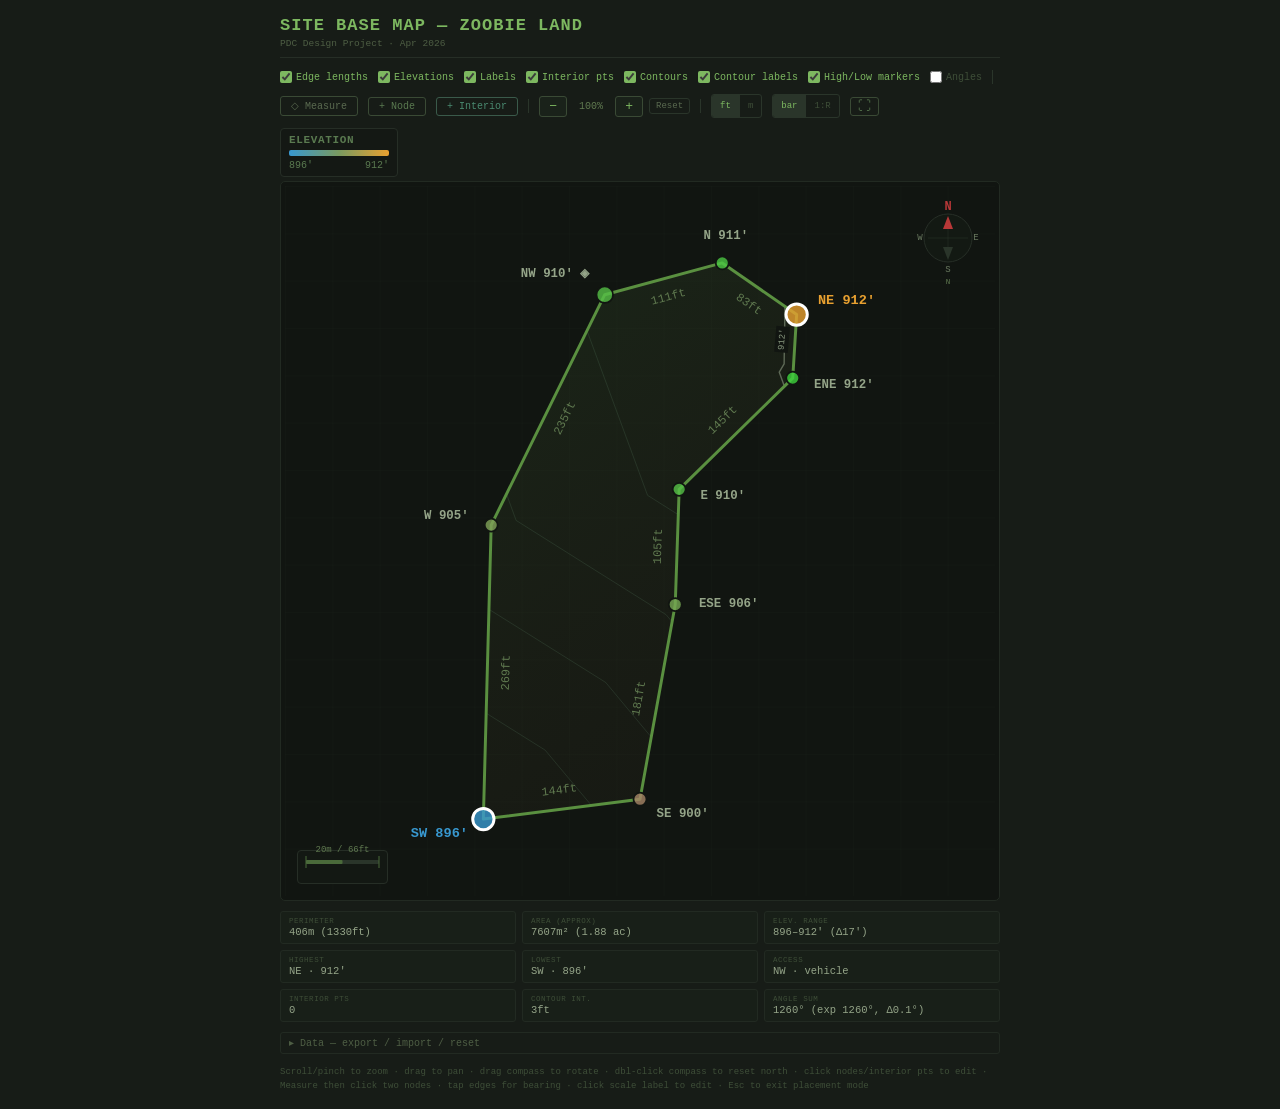
<file: mapping-project/site-base-map-v4.html>
<!DOCTYPE html>
<html lang="en">
<head>
<meta charset="UTF-8">
<meta name="viewport" content="width=device-width, initial-scale=1.0, user-scalable=no">
<title>Site Base Map — Zoobie Land PDC</title>
<style>
  * { box-sizing: border-box; margin: 0; padding: 0; }
  body { background: #171c17; color: #b8c8b0; font-family: 'Courier New', monospace; padding: 16px; min-height: 100vh; -webkit-user-select: none; user-select: none; }
  .wrap { max-width: 720px; margin: 0 auto; }
  h1 { font-size: 17px; font-weight: 700; color: #7db860; letter-spacing: .06em; text-transform: uppercase; }
  .sub { font-size: 9.5px; color: #4e5e44; margin-top: 3px; }
  .header { margin-bottom: 12px; border-bottom: 1px solid #262e26; padding-bottom: 8px; }
  .controls { display: flex; gap: 10px; margin-bottom: 10px; flex-wrap: wrap; align-items: center; }
  .controls label { font-size: 10px; cursor: pointer; display: flex; align-items: center; gap: 4px; }
  .controls label.on { color: #7db860; }
  .controls label.off { color: #3e4e38; }
  .controls input[type=checkbox] { accent-color: #7db860; width: 12px; height: 12px; }
  .sep { height: 14px; width: 1px; background: #2a352a; }
  .btn { font-size: 10px; padding: 3px 10px; border-radius: 3px; cursor: pointer; font-family: inherit; }
  .btn-measure { border: 1px solid #3a4a35; background: transparent; color: #5a6a50; }
  .btn-measure.active { border-color: #d0a030; background: #2a2510; color: #d0a030; }
  .btn-clear { border: 1px solid #4a2a2a; background: #2a1515; color: #c06050; }
  .btn-add-node { border: 1px solid #3a4a35; background: transparent; color: #5a7a50; }
  .btn-add-node.active { border-color: #4a9a40; background: #1a2a1a; color: #7db860; }
  .btn-add-interior { border: 1px solid #3a5a4a; background: transparent; color: #4a8a70; }
  .btn-add-interior.active { border-color: #3a9a70; background: #0f2a20; color: #5ab890; }
  .btn-fullscreen { border: 1px solid #3a4a35; background: transparent; color: #5a7a50; font-size: 13px; padding: 1px 7px; border-radius: 3px; cursor: pointer; font-family: inherit; }
  .btn-fullscreen.active { border-color: #4a9a40; background: #1a2a1a; color: #7db860; }
  .btn-sm { font-size: 13px; padding: 2px 8px; border-radius: 3px; cursor: pointer; font-family: inherit; border: 1px solid #3a4a35; background: #1a221a; color: #7db860; min-width: 28px; text-align: center; }
  .btn-sm:active { background: #2a352a; }
  .hint { font-size: 10px; color: #d0a030; margin-bottom: 8px; padding: 4px 8px; background: #2a2510; border-radius: 3px; border: 1px solid #3a3020; display: inline-block; }
  .map-wrap { background: #111511; border-radius: 5px; border: 1px solid #222a22; padding: 4px; overflow: hidden; position: relative; touch-action: none; }
  svg { display: block; }
  .zoom-controls { display: flex; gap: 6px; align-items: center; }
  .zoom-pct { font-size: 10px; color: #607a50; min-width: 36px; text-align: center; }
  .edge-info, .meas-panel { margin-top: 8px; background: #1a221a; border-radius: 4px; padding: 5px 10px; border: 1px solid #2a3a28; font-size: 11px; }
  .meas-panel { background: #1a1a10; border-color: #3a3020; }
  .meas-title { font-size: 9px; color: #8a7a50; text-transform: uppercase; letter-spacing: .06em; margin-bottom: 6px; }
  .meas-row { display: flex; justify-content: space-between; align-items: center; padding: 3px 0; }
  .meas-row + .meas-row { border-top: 1px solid #2a2a1a; }
  .meas-label { color: #d0a030; font-size: 11px; }
  .meas-val { color: #b8a860; font-size: 11px; }
  .meas-elev { color: #6a6a50; margin-left: 8px; font-size: 10px; }
  .meas-del { font-size: 9px; color: #6a4a40; background: none; border: none; cursor: pointer; font-family: inherit; padding: 0 4px; }
  .stats { margin-top: 10px; display: grid; grid-template-columns: 1fr 1fr 1fr; gap: 6px; }
  .stat { background: #181f18; border-radius: 3px; padding: 5px 8px; border: 1px solid #222a22; }
  .stat-label { font-size: 7.5px; color: #3e4e38; text-transform: uppercase; letter-spacing: .07em; }
  .stat-val { font-size: 10.5px; color: #94a488; margin-top: 1px; }
  .note { font-size: 9px; color: #3e4e38; margin-top: 12px; line-height: 1.5; }
  .reset-view { font-size: 9px; color: #5a6a50; background: none; border: 1px solid #2a352a; border-radius: 3px; padding: 2px 6px; cursor: pointer; font-family: inherit; }
  .reset-view:active { background: #1a221a; }
  /* Edit panel */
  .edit-panel { margin-top: 8px; background: #1a1a10; border-radius: 4px; padding: 10px 14px; border: 1px solid #3a3020; font-size: 11px; }
  .edit-panel-title { font-size: 9px; color: #8a7a50; text-transform: uppercase; letter-spacing: .06em; margin-bottom: 8px; }
  .edit-fields { display: grid; grid-template-columns: 1fr 1fr; gap: 6px 14px; margin-bottom: 10px; }
  .edit-field { display: flex; flex-direction: column; gap: 3px; }
  .edit-field-label { font-size: 8px; color: #4e5e44; text-transform: uppercase; letter-spacing: .05em; }
  .edit-field input { background: #111511; border: 1px solid #2a352a; color: #94a488; font-family: 'Courier New', monospace; font-size: 11px; padding: 4px 6px; border-radius: 2px; width: 100%; -webkit-user-select: text; user-select: text; }
  .edit-field input:focus { outline: none; border-color: #4a6a3a; color: #b8c8b0; }
  .edit-elev-hint { font-size: 9px; color: #4e5e44; }
  .edit-actions { display: flex; gap: 8px; align-items: center; flex-wrap: wrap; }
  .btn-save { border: 1px solid #4a6a3a; background: #1a2a1a; color: #7db860; }
  .btn-cancel { border: 1px solid #3a4a35; background: transparent; color: #5a6a50; }
  .btn-delete { border: 1px solid #4a2a2a; background: #1a1010; color: #c06050; margin-left: auto; }
  .btn-delete.confirm { background: #2a1010; border-color: #b03030; color: #e05050; }
  /* Compact paired toggles */
  .pair-tog { display: flex; border: 1px solid #2a352a; border-radius: 3px; overflow: hidden; }
  .pair-tog button { font-size: 9px; padding: 2px 8px; border: none; background: transparent; color: #3e4e38; cursor: pointer; font-family: inherit; min-height: 22px; line-height: 1; }
  .pair-tog button + button { border-left: 1px solid #2a352a; }
  .pair-tog button.active { background: #2a352a; color: #7db860; }
  /* Inline scale input */
  #scaleInlineInput {
    display: none; position: fixed;
    background: #111511; border: 1px solid #4a6a3a;
    color: #607a50; font-family: 'Courier New', monospace; font-size: 9px;
    padding: 0 3px; border-radius: 2px; outline: none; z-index: 500;
    -webkit-user-select: text; user-select: text;
  }
  /* Saved indicator */
  .saved-dot { display: inline-block; width: 6px; height: 6px; background: #7db860; border-radius: 50%; margin-left: 8px; opacity: 0; transition: opacity 0.25s; vertical-align: middle; }
  /* Data panel */
  .data-section { margin-top: 10px; }
  .data-toggle { font-size: 10px; color: #4e5e44; background: none; border: 1px solid #222a22; border-radius: 3px 3px 3px 3px; padding: 4px 8px; cursor: pointer; font-family: inherit; width: 100%; text-align: left; }
  .data-toggle:hover { color: #607a50; border-color: #2a352a; }
  .data-body { background: #181f18; border: 1px solid #2a352a; border-top: none; border-radius: 0 0 4px 4px; padding: 8px 10px; display: none; }
  .data-body.open { display: block; }
  .data-row { display: flex; gap: 8px; flex-wrap: wrap; align-items: center; margin-bottom: 6px; }
  .data-row:last-child { margin-bottom: 0; }
  .btn-data-export { border: 1px solid #2a4a2a; background: #141e14; color: #5a8a50; }
  .btn-data-export:hover { border-color: #4a6a3a; color: #7db860; }
  .btn-data-import { border: 1px solid #2a3a4a; background: #14181e; color: #507090; }
  .btn-data-import:hover { border-color: #3a5a7a; color: #7090c0; }
  .btn-data-reset { border: 1px solid #3a2a2a; background: #1a1414; color: #806050; }
  .btn-data-reset:hover { border-color: #5a3a3a; color: #c06050; }
  /* Layers dropdown */
  #btnLayers { display: none; font-size: 10px; padding: 3px 8px; border-radius: 3px; cursor: pointer; font-family: inherit; border: 1px solid #2a352a; background: #181f18; color: #607a50; white-space: nowrap; }
  #layersGroup { display: contents; }
  body.fs-mode #btnLayers { display: flex; align-items: center; min-height: 44px; padding: 0 10px; }
  body.fs-mode #layersGroup { display: none; position: absolute; top: calc(100% + 4px); left: 0; background: rgba(17,21,17,0.97); border: 1px solid #2a352a; border-radius: 4px; padding: 8px 12px; flex-direction: column; gap: 7px; z-index: 300; min-width: 140px; }
  body.fs-mode #layersGroup.layers-open { display: flex; }
  body.fs-mode #layersGroup label { font-size: 11px; min-height: 36px; display: flex; align-items: center; gap: 6px; }
  body.fs-mode #layersGroup input[type=checkbox] { width: 15px; height: 15px; }
  /* Fullscreen button hidden in fs-mode — Esc exits */
  body.fs-mode #btnFullscreen { display: none; }
  /* Touch targets in fullscreen */
  body.fs-mode .controls .btn { min-height: 44px; display: flex; align-items: center; }
  body.fs-mode .controls .btn-sm { min-height: 44px; min-width: 44px; display: flex; align-items: center; justify-content: center; }
  body.fs-mode .controls .reset-view { min-height: 44px; display: flex; align-items: center; }
  body.fs-mode .controls .zoom-pct { min-height: 44px; display: flex; align-items: center; }
  body.fs-mode .pair-tog button { min-height: 44px; padding: 0 12px; }
  /* Toolbar collapse */
  #toolbarInner { display: contents; }
  #btnToolbarCollapse { display: none; font-size: 18px; padding: 2px 8px; border-radius: 3px; cursor: pointer; font-family: inherit; border: 1px solid #3a4a35; background: #1a221a; color: #7db860; line-height: 1; }
  body.fs-mode #btnToolbarCollapse { display: flex; align-items: center; justify-content: center; min-height: 44px; min-width: 44px; }
  body.fs-mode.toolbar-collapsed #toolbarInner { display: none; }
  /* Fullscreen overrides */
  body.fs-mode { padding: 0 !important; background: #0a0f0a !important; }
  body.fs-mode .wrap { max-width: 100% !important; padding: 0 !important; }
  body.fs-mode .header { display: none; }
  body.fs-mode .controls {
    position: fixed; top: 12px; left: 12px; z-index: 200;
    background: rgba(20,25,20,0.9); backdrop-filter: blur(6px); -webkit-backdrop-filter: blur(6px);
    border: 1px solid #2a352a; border-radius: 6px;
    padding: 6px 10px; margin: 0;
    display: inline-flex; width: auto; max-width: fit-content;
  }
  body.fs-mode.toolbar-collapsed .controls {
    background: transparent !important; border-color: transparent !important;
    backdrop-filter: none !important; -webkit-backdrop-filter: none !important;
    padding: 0 !important; box-shadow: none !important; width: auto !important; max-width: fit-content !important;
  }
  body.fs-mode #hint {
    position: fixed; top: 52px; left: 50%; transform: translateX(-50%); z-index: 200;
  }
  body.fs-mode .map-wrap {
    position: fixed; inset: 0; border-radius: 0; border: none; padding: 0; z-index: 10;
  }
  body.fs-mode #map { width: 100% !important; height: 100% !important; display: block; }
  body.fs-mode .edge-info {
    position: fixed; bottom: 8px; left: 8px; right: 8px; z-index: 200; margin: 0;
  }
  body.fs-mode .meas-panel {
    position: fixed; bottom: 56px; left: 8px; right: 8px; z-index: 200; margin: 0;
  }
  body.fs-mode .edit-panel {
    position: fixed; bottom: 8px; left: 8px; right: 8px; z-index: 200; margin: 0;
    max-height: 40vh; overflow-y: auto;
  }
  body.fs-mode .stats, body.fs-mode .note { display: none; }
  /* HUD overlay elements — positioned in corners of the map container */
  #hudCompass {
    position: absolute; top: 16px; right: 16px; z-index: 100;
    cursor: grab; pointer-events: auto;
    user-select: none; -webkit-user-select: none;
  }
  #hudCompass:active { cursor: grabbing; }
  #hudLegend {
    /* Normal view: in document flow above the map (not overlapping) */
    display: inline-block;
    background: rgba(20,25,20,0.88); border: 1px solid #262e26; border-radius: 4px;
    padding: 5px 8px; font-family: 'Courier New', monospace;
    margin-bottom: 4px;
  }
  body.fs-mode #hudLegend {
    /* Fullscreen: fixed HUD below compass */
    display: block;
    position: fixed; top: 158px; right: 16px; z-index: 100;
    pointer-events: none;
    margin-bottom: 0;
    transform: scale(1.5); transform-origin: top right;
  }
  #hudScale {
    position: absolute; bottom: 16px; left: 16px; z-index: 100;
    pointer-events: none;
    background: rgba(20,25,20,0.88); border: 1px solid #262e26; border-radius: 4px;
    padding: 5px 8px; font-family: 'Courier New', monospace;
  }
  #hudScale .scale-lbl { pointer-events: auto; cursor: pointer; }
  /* HUD 1.5× scaling in fullscreen */
  body.fs-mode #hudCompass { transform: scale(1.5); transform-origin: top right; }
  body.fs-mode #hudScale   { transform: scale(1.5); transform-origin: bottom left; }
</style>
</head>
<body>
<div class="wrap">
  <div class="header">
    <h1>Site Base Map — Zoobie Land<span class="saved-dot" id="savedDot" title="Saved"></span></h1>
    <p class="sub" id="subLine">PDC Design Project · Apr 2026</p>
  </div>

  <div class="controls" id="controls" style="position:relative">
    <button id="btnToolbarCollapse" title="Show/hide controls">≡</button>
    <div id="toolbarInner">
      <button id="btnLayers">☰ Layers</button>
      <div id="layersGroup">
        <label class="on"><input type="checkbox" id="togLen" checked> Edge lengths</label>
        <label class="on"><input type="checkbox" id="togElev" checked> Elevations</label>
        <label class="on"><input type="checkbox" id="togLabels" checked> Labels</label>
        <label class="on"><input type="checkbox" id="togInterior" checked> Interior pts</label>
        <label class="on"><input type="checkbox" id="togContours" checked> Contours</label>
        <label class="on" id="togContourLabelsLabel"><input type="checkbox" id="togContourLabels" checked> Contour labels</label>
        <label class="on"><input type="checkbox" id="togHighLow" checked> High/Low markers</label>
        <label class="off"><input type="checkbox" id="togAngles"> Angles</label>
      </div>
      <div class="sep"></div>
      <button class="btn btn-measure" id="btnMeasure">◇ Measure</button>
      <button class="btn btn-clear" id="btnClear" style="display:none">Clear</button>
      <button class="btn btn-add-node" id="btnAddNode">+ Node</button>
      <button class="btn btn-add-interior" id="btnAddInterior">+ Interior</button>
      <div class="sep"></div>
      <div class="zoom-controls">
        <button class="btn-sm" id="zoomOut">−</button>
        <span class="zoom-pct" id="zoomPct">100%</span>
        <button class="btn-sm" id="zoomIn">+</button>
        <button class="reset-view" id="resetView">Reset</button>
      </div>
      <div class="sep"></div>
      <div class="pair-tog" id="unitTog" title="Distance &amp; elevation unit">
        <button id="btnUnitFt" class="active">ft</button>
        <button id="btnUnitM">m</button>
      </div>
      <div class="pair-tog" id="scaleModeTog" title="Scale bar style">
        <button id="btnScaleBar" class="active">bar</button>
        <button id="btnScaleRatio">1:R</button>
      </div>
    </div>
    <button class="btn-fullscreen" id="btnFullscreen" title="Toggle fullscreen">⛶</button>
  </div>
  <div id="hint" style="display:none" class="hint"></div>

  <!-- Elevation Legend — shown in normal flow above map; repositioned as fixed HUD in fullscreen -->
  <div id="hudLegend">
    <div style="font-size:11px;font-weight:600;color:#5a7a50;text-transform:uppercase;letter-spacing:.06em;">ELEVATION</div>
    <div id="hudLegendBar" style="width:100px;height:6px;border-radius:2px;margin:4px 0;background:linear-gradient(to right,#3898d0,#7a9a60,#e8a030);"></div>
    <div style="display:flex;justify-content:space-between;width:100px;">
      <span id="hudLegendMin" style="font-size:10px;color:#5a7a50;"></span>
      <span id="hudLegendMax" style="font-size:10px;color:#5a7a50;"></span>
    </div>
  </div>

  <div class="map-wrap" id="mapWrap">
    <svg id="map" xmlns="http://www.w3.org/2000/svg"></svg>
    <!-- Compass HUD — top-right -->
    <div id="hudCompass">
      <svg id="hudCompassSvg" width="70" height="90" viewBox="-35 -40 70 90" style="display:block;overflow:visible;">
        <circle r="24" fill="rgba(20,25,20,0.92)" stroke="#262e26"/>
        <line x1="0" y1="-20" x2="0" y2="20" stroke="#2a352a" stroke-width=".5"/>
        <line x1="-20" y1="0" x2="20" y2="0" stroke="#2a352a" stroke-width=".5"/>
        <g id="compassNeedle" transform="rotate(0)">
          <polygon points="0,-22 -5,-9 5,-9" fill="#b83838"/>
          <polygon points="0,22 -5,9 5,9" fill="#2a352a"/>
          <text y="-28" text-anchor="middle" fill="#b83838" font-size="12" font-weight="700" font-family="'Courier New',monospace">N</text>
          <text x="28" dominant-baseline="middle" text-anchor="middle" fill="#6a7a60" font-size="9" font-family="'Courier New',monospace">E</text>
          <text x="-28" dominant-baseline="middle" text-anchor="middle" fill="#6a7a60" font-size="9" font-family="'Courier New',monospace">W</text>
          <text y="34" text-anchor="middle" fill="#6a7a60" font-size="9" font-family="'Courier New',monospace">S</text>
        </g>
        <text id="compassRotLabel" y="46" text-anchor="middle" fill="#607a50" font-size="7.5" font-family="'Courier New',monospace">N</text>
      </svg>
    </div>
    <!-- Scale Bar HUD — bottom-left -->
    <div id="hudScale">
      <svg id="hudScaleSvg" style="display:block;overflow:visible;"></svg>
      <div id="hudRatioText" style="display:none;font-size:10px;color:#607a50;cursor:pointer;" class="scale-lbl"></div>
    </div>
  </div>

  <div id="edgeInfo" class="edge-info" style="display:none"></div>
  <div id="measPanel" class="meas-panel" style="display:none"></div>
  <div id="editPanel" class="edit-panel" style="display:none"></div>

  <div class="stats" id="stats"></div>

  <div class="data-section">
    <button class="data-toggle" id="dataToggle">▸ Data — export / import / reset</button>
    <div class="data-body" id="dataBody">
      <div class="data-row">
        <button class="btn btn-data-export" id="btnExport">↓ Export JSON</button>
        <button class="btn btn-data-import" id="btnImport">↑ Import JSON</button>
        <input type="file" id="importFileInput" accept=".json" style="display:none">
      </div>
      <div class="data-row">
        <button class="btn btn-data-reset" id="btnReset">Reset to Defaults…</button>
      </div>
    </div>
  </div>

  <p class="note">Scroll/pinch to zoom · drag to pan · drag compass to rotate · dbl-click compass to reset north · click nodes/interior pts to edit · Measure then click two nodes · tap edges for bearing · click scale label to edit · Esc to exit placement mode</p>
</div>

<input type="number" id="scaleInlineInput" min="1" step="1">

<script>
// ── Site boundary data ────────────────────────────────────────────────────
const SITE = [
  { label: "W",   lon: -84.37507, lat: 9.67310, elev: 275.81 },
  { label: "NW",  lon: -84.37478, lat: 9.67368, elev: 277.22 },
  { label: "N",   lon: -84.37448, lat: 9.67376, elev: 277.57 },
  { label: "NE",  lon: -84.37429, lat: 9.67363, elev: 278.08 },
  { label: "ENE", lon: -84.37430, lat: 9.67347, elev: 278.06 },
  { label: "E",   lon: -84.37459, lat: 9.67319, elev: 277.24 },
  { label: "ESE", lon: -84.37460, lat: 9.67290, elev: 276.15 },
  { label: "SE",  lon: -84.37469, lat: 9.67241, elev: 274.46 },
  { label: "SW",  lon: -84.37509, lat: 9.67236, elev: 272.98 },
];

// ── Interior elevation points ─────────────────────────────────────────────
const INTERIOR = [];

let VA_IDX = 1;

const LAT_R = 9.673, LON_R = -84.375;
const D2M_LAT = 110574, D2M_LON = 110574 * Math.cos(LAT_R * Math.PI / 180);
const m2ft = m => m * 3.28084;
const ft2m = ft => ft / 3.28084;
const loc = (lon, lat) => ({ x: (lon - LON_R) * D2M_LON, y: (lat - LAT_R) * D2M_LAT });
const dst = (a, b) => Math.sqrt((a.x - b.x) ** 2 + (a.y - b.y) ** 2);
const brg = (a, b) => { let g = Math.atan2(b.x - a.x, b.y - a.y) * 180 / Math.PI; return g < 0 ? g + 360 : g; };
function eCol(t) { return `rgb(${Math.round(60+(1-t)*150)},${Math.round(100+t*110)},${Math.round(60+(1-t)*60)})`; }

// ── Label helpers ─────────────────────────────────────────────────────────

function getLabelZoomDetail() {
  if (!showElev) return 'name';
  if (zoom >= 1.5) return 'full';
  return 'elev';
}

function labelBbox(sx, sy, dx, dy, anchor, txt, fsize) {
  const cw = (fsize || 10.5) * 0.62;
  const w = txt.length * cw, h = 13;
  let lx = sx + dx;
  if (anchor === 'middle') lx -= w / 2;
  else if (anchor === 'end') lx -= w;
  return { x: lx - 2, y: sy + dy - h - 1, w: w + 4, h: h + 2 };
}

function bboxOverlap(a, b) {
  return a.x < b.x + b.w && a.x + a.w > b.x && a.y < b.y + b.h && a.y + a.h > b.y;
}

function resolveNodeLabels() {
  const showMarkers = showElev && zoom >= 1.5;
  const pcx = ps.reduce((s, p) => s + p.sx, 0) / ps.length;
  const pcy = ps.reduce((s, p) => s + p.sy, 0) / ps.length;

  const items = SITE.map((s, i) => {
    const isH = showHighLow && i === hiIdx, isL = showHighLow && i === loIdx;
    const base = labelOffsets[i];
    let text = '';
    if (showLabels) text = s.label;
    if (showElev) {
      const elevStr = dispElevVal(s.elev) + elevSuffix();
      const marker = showMarkers ? (isH ? ' ▲' : isL ? ' ▼' : '') : '';
      text = text ? `${text} ${elevStr}${marker}` : `${elevStr}${marker}`;
    }
    // Integrate ACCESS indicator into the node label rather than a separate floating element.
    if (i === VA_IDX && text) text = text + ' ◈';
    return { i, sx: ps[i].sx, sy: ps[i].sy, dx: base.dx, dy: base.dy, a: base.a, text, shortened: false };
  });

  const boxOf = (it) => labelBbox(it.sx, it.sy, it.dx, it.dy, it.a, it.text);

  for (let i = 0; i < items.length; i++) {
    for (let j = i + 1; j < items.length; j++) {
      if (!bboxOverlap(boxOf(items[i]), boxOf(items[j]))) continue;
      const djx = items[j].sx - pcx, djy = items[j].sy - pcy;
      const dlen = Math.sqrt(djx * djx + djy * djy) || 1;
      const nx = djx / dlen, ny = djy / dlen;
      const attempts = [
        { dx: Math.round(nx * 28), dy: Math.round(ny * 28), a: nx > 0.4 ? 'start' : nx < -0.4 ? 'end' : 'middle' },
        { dx: Math.round(-nx * 22), dy: Math.round(-ny * 22), a: nx > 0.4 ? 'end' : nx < -0.4 ? 'start' : 'middle' },
        { dx: 0, dy: -24, a: 'middle' },
        { dx: 0, dy: 24, a: 'middle' },
        { dx: Math.round(nx * 36), dy: Math.round(ny * 36), a: nx > 0.4 ? 'start' : nx < -0.4 ? 'end' : 'middle' },
      ];
      let resolved = false;
      for (const att of attempts) {
        const old = { dx: items[j].dx, dy: items[j].dy, a: items[j].a };
        Object.assign(items[j], att);
        if (!bboxOverlap(boxOf(items[i]), boxOf(items[j]))) { resolved = true; break; }
        Object.assign(items[j], old);
      }
      if (!resolved && (showLabels || showElev)) {
        const base = labelOffsets[j];
        // Fall back to shortest visible text: name if showing labels, else elevation only
        const shortText = showLabels ? SITE[j].label : (dispElevVal(SITE[j].elev) + elevSuffix());
        items[j].shortened = true;
        items[j].text = shortText;
        items[j].dx = base.dx; items[j].dy = base.dy; items[j].a = base.a;
      }
    }
  }
  return items;
}

// ── Mobile tooltip state ──────────────────────────────────────────────────
let activeTooltip = null; // { type: 'node'|'interior'|'edge', idx }

// ── Derived state — recomputed on every render ────────────────────────────
let pl, elevs, minE, maxE, hiIdx, loIdx;
let mnX, mxX, mnY, mxY, sc, ox, oy;
let ps, edges, dists, area, perim, labelOffsets, isCWPoly, interiorAngles;
let ipl, ips;
let globalMinE, globalMaxE;

const BASE_W = 600, BASE_H = 600, pad = 65;

function recompute() {
  pl = SITE.map(s => loc(s.lon, s.lat));
  elevs = SITE.map(s => s.elev);
  minE = Math.min(...elevs); maxE = Math.max(...elevs);
  hiIdx = elevs.indexOf(maxE); loIdx = elevs.indexOf(minE);

  const xs = pl.map(p => p.x), ys = pl.map(p => p.y);
  mnX = Math.min(...xs); mxX = Math.max(...xs);
  mnY = Math.min(...ys); mxY = Math.max(...ys);
  sc = Math.min((BASE_W - pad*2) / (mxX - mnX), (BASE_H - pad*2) / (mxY - mnY));
  ox = (BASE_W - (mxX - mnX) * sc) / 2;
  oy = (BASE_H - (mxY - mnY) * sc) / 2;

  const svgPt = p => ({ sx: ox + (p.x - mnX) * sc, sy: BASE_H - (oy + (p.y - mnY) * sc) });
  ps = pl.map(svgPt);

  edges = pl.map((_, i) => {
    const j = (i + 1) % pl.length;
    const dm = dst(pl[i], pl[j]);
    return { from: ps[i], to: ps[j], distM: dm, distFt: m2ft(dm), bearing: brg(pl[i], pl[j]) };
  });

  dists = [];
  for (let i = 0; i < pl.length; i++) {
    dists[i] = [];
    for (let j = 0; j < pl.length; j++) dists[i][j] = dst(pl[i], pl[j]);
  }

  area = 0;
  for (let i = 0; i < pl.length; i++) {
    const j = (i + 1) % pl.length;
    area += pl[i].x * pl[j].y - pl[j].x * pl[i].y;
  }
  area = Math.abs(area) / 2;
  perim = edges.reduce((s, e) => s + e.distM, 0);

  // Determine polygon winding in SVG coords (Y-down).
  // Shoelace sum > 0 means CW in SVG (standard for geographic polygons in this projection).
  let sgnPolyArea = 0;
  for (let i = 0; i < ps.length; i++) {
    const j = (i + 1) % ps.length;
    sgnPolyArea += ps[i].sx * ps[j].sy - ps[j].sx * ps[i].sy;
  }
  isCWPoly = sgnPolyArea > 0;

  // Use outward normals of adjacent edges at each vertex for label placement.
  // For CW polygon in SVG: outward normal of edge (dx,dy) = (dy,-dx)/len.
  // For CCW polygon in SVG: outward normal of edge (dx,dy) = (-dy,dx)/len.
  labelOffsets = ps.map((p, i) => {
    const n = ps.length;
    const prev = ps[(i - 1 + n) % n];
    const next = ps[(i + 1) % n];
    const e1x = p.sx - prev.sx, e1y = p.sy - prev.sy;
    const len1 = Math.sqrt(e1x * e1x + e1y * e1y) || 1;
    const e2x = next.sx - p.sx,  e2y = next.sy - p.sy;
    const len2 = Math.sqrt(e2x * e2x + e2y * e2y) || 1;
    let n1x, n1y, n2x, n2y;
    if (isCWPoly) {
      n1x = e1y / len1;  n1y = -e1x / len1;
      n2x = e2y / len2;  n2y = -e2x / len2;
    } else {
      n1x = -e1y / len1; n1y =  e1x / len1;
      n2x = -e2y / len2; n2y =  e2x / len2;
    }
    let nx = n1x + n2x, ny = n1y + n2y;
    const nlen = Math.sqrt(nx * nx + ny * ny) || 1;
    nx /= nlen; ny /= nlen;
    const odx = Math.round(nx * 20), ody = Math.round(ny * 20);
    const a = nx > 0.4 ? 'start' : nx < -0.4 ? 'end' : 'middle';
    return { dx: odx, dy: ody, a, nx, ny };
  });

  // Interior angles at each boundary vertex (degrees, 1 decimal place).
  interiorAngles = ps.map((p, i) => {
    const n = ps.length;
    const prev = ps[(i - 1 + n) % n];
    const next = ps[(i + 1) % n];
    const v1x = prev.sx - p.sx, v1y = prev.sy - p.sy;
    const v2x = next.sx - p.sx, v2y = next.sy - p.sy;
    const len1 = Math.sqrt(v1x * v1x + v1y * v1y) || 1;
    const len2 = Math.sqrt(v2x * v2x + v2y * v2y) || 1;
    const cross = v1x * v2y - v1y * v2x;
    const cosA = Math.max(-1, Math.min(1, (v1x * v2x + v1y * v2y) / (len1 * len2)));
    const angleDeg = Math.acos(cosA) * 180 / Math.PI;
    // For CW polygon in SVG, reflex vertex has cross > 0; for CCW, cross < 0.
    const isReflex = isCWPoly ? cross > 0 : cross < 0;
    return parseFloat((isReflex ? 360 - angleDeg : angleDeg).toFixed(1));
  });

  // Interior points
  ipl = INTERIOR.map(s => loc(s.lon, s.lat));
  ips = ipl.map(p => ({ sx: ox + (p.x - mnX) * sc, sy: BASE_H - (oy + (p.y - mnY) * sc) }));

  // Global elevation range across all points
  const allElevs = [...elevs, ...INTERIOR.map(s => s.elev)];
  globalMinE = Math.min(...allElevs);
  globalMaxE = Math.max(...allElevs);
}

// ── App state ─────────────────────────────────────────────────────────────
let showLen = true, showElev = true, showLabels = true, measureMode = false, addNodeMode = false;
let showInterior = true, showContours = true, showContourLabels = true, showHighLow = true, showAngles = false, addInteriorMode = false;
let toolbarCollapsed = false;
let selNodes = [], measurements = [];
let selectedNodeIdx = null, editOriginal = null, deleteConfirmPending = false;
let selectedInteriorIdx = null, interiorEditOriginal = null, deleteInteriorConfirmPending = false;
let scaleMeterVal = 20;
let elevUnit = 'ft';
let scaleBarMode = 'bar';
let mapRotation = 0;

// ── Unified point helpers (boundary idx >= 0; interior idx = -(i+1)) ──────
function ptByIdx(idx) {
  return idx >= 0 ? SITE[idx] : INTERIOR[-(idx + 1)];
}
function svgByIdx(idx) {
  return idx >= 0 ? ps[idx] : ips[-(idx + 1)];
}
function labelByIdx(idx) {
  return ptByIdx(idx)?.label ?? '?';
}
function distBetween(aIdx, bIdx) {
  const ptA = ptByIdx(aIdx), ptB = ptByIdx(bIdx);
  if (!ptA || !ptB) return 0;
  return dst(loc(ptA.lon, ptA.lat), loc(ptB.lon, ptB.lat));
}

// ── Elevation display helpers ─────────────────────────────────────────────
function dispElevVal(m) {
  return elevUnit === 'ft' ? Math.round(m2ft(m)) : parseFloat(m.toFixed(1));
}
function elevSuffix() { return elevUnit === 'ft' ? "'" : 'm'; }
function dispDistVal(m) {
  return elevUnit === 'ft' ? Math.round(m2ft(m)) : parseFloat(m.toFixed(1));
}
function distSuffix() { return elevUnit === 'ft' ? 'ft' : 'm'; }

// ── Scale ratio helpers ───────────────────────────────────────────────────
function currentRatio() {
  const W_px = svgEl.getBoundingClientRect().width;
  if (!W_px || !sc) return 500;
  const realMPerPx = BASE_W / (W_px * zoom * sc);
  const screenMPerPx = 0.0254 / 96;
  return realMPerPx / screenMPerPx;
}
function roundedRatio(r) {
  if (r < 100)  return Math.round(r / 5) * 5;
  if (r < 500)  return Math.round(r / 10) * 10;
  if (r < 2000) return Math.round(r / 50) * 50;
  return Math.round(r / 100) * 100;
}
function zoomForRatio(R) {
  const W_px = svgEl.getBoundingClientRect().width;
  if (!W_px || !sc) return zoom;
  return BASE_W * 96 / (W_px * R * sc * 0.0254);
}

// ── View state ────────────────────────────────────────────────────────────
let vbX = 0, vbY = 0, vbW = BASE_W, vbH = BASE_H;
let zoom = 1;
const MIN_ZOOM = 0.5, MAX_ZOOM = 4;

const svgEl = document.getElementById('map');
const mapWrap = document.getElementById('mapWrap');
const NS = 'http://www.w3.org/2000/svg';

function updateViewBox() {
  vbW = BASE_W / zoom; vbH = BASE_H / zoom;
  const maxPanX = BASE_W * (1 - 1/zoom);
  const maxPanY = BASE_H * (1 - 1/zoom);
  vbX = Math.max(-BASE_W*0.3, Math.min(vbX, maxPanX + BASE_W*0.3));
  vbY = Math.max(-BASE_H*0.3, Math.min(vbY, maxPanY + BASE_H*0.3));
  svgEl.setAttribute('viewBox', `${vbX} ${vbY} ${vbW} ${vbH}`);
  document.getElementById('zoomPct').textContent = Math.round(zoom * 100) + '%';
  renderHudScale();
}

function setZoom(newZoom, centerX, centerY) {
  const clamped = Math.max(MIN_ZOOM, Math.min(MAX_ZOOM, newZoom));
  if (clamped === zoom) return;
  const cx = centerX !== undefined ? centerX : vbX + vbW/2;
  const cy = centerY !== undefined ? centerY : vbY + vbH/2;
  const ratio = zoom / clamped;
  vbX = cx - (cx - vbX) * ratio;
  vbY = cy - (cy - vbY) * ratio;
  zoom = clamped;
  updateViewBox();
}

function resetView() { zoom = 1; vbX = 0; vbY = 0; updateViewBox(); }

mapWrap.addEventListener('wheel', (e) => {
  e.preventDefault();
  const rect = svgEl.getBoundingClientRect();
  const mx = (e.clientX - rect.left) / rect.width;
  const my = (e.clientY - rect.top) / rect.height;
  const cx = vbX + mx * vbW, cy = vbY + my * vbH;
  const steps = Math.max(0.5, Math.min(3, Math.abs(e.deltaY) / 100));
  const factor = e.deltaY > 0 ? Math.pow(0.95, steps) : Math.pow(1.05, steps);
  setZoom(zoom * factor, cx, cy);
}, { passive: false });

let lastTouchDist = 0, lastTouchAngle = null, lastTouchCenter = null, isPinching = false;

mapWrap.addEventListener('touchstart', (e) => {
  if (activeTooltip && e.touches.length === 1) {
    activeTooltip = null;
    render();
  }
  if (e.touches.length === 2) {
    isPinching = true;
    const t = e.touches;
    lastTouchDist = Math.hypot(t[0].clientX - t[1].clientX, t[0].clientY - t[1].clientY);
    lastTouchCenter = { x: (t[0].clientX + t[1].clientX)/2, y: (t[0].clientY + t[1].clientY)/2 };
    lastTouchAngle = null;
  } else if (e.touches.length === 1 && !isPinching) {
    dragStart = { x: e.touches[0].clientX, y: e.touches[0].clientY, vbX, vbY };
    wasDragged = false;
  }
}, { passive: true });

mapWrap.addEventListener('touchmove', (e) => {
  if (e.touches.length === 2 && isPinching) {
    e.preventDefault();
    const t = e.touches;
    const dist = Math.hypot(t[0].clientX - t[1].clientX, t[0].clientY - t[1].clientY);
    const center = { x: (t[0].clientX + t[1].clientX)/2, y: (t[0].clientY + t[1].clientY)/2 };
    const rect = svgEl.getBoundingClientRect();
    const mx = (center.x - rect.left) / rect.width;
    const my = (center.y - rect.top) / rect.height;
    const cx = vbX + mx * vbW, cy = vbY + my * vbH;
    const rawFactor = dist / lastTouchDist;
    const factor = Math.max(0.97, Math.min(1.03, rawFactor));
    setZoom(zoom * factor, cx, cy);
    const angle = Math.atan2(t[0].clientY - t[1].clientY, t[0].clientX - t[1].clientX) * 180 / Math.PI;
    if (lastTouchAngle !== null) {
      let delta = angle - lastTouchAngle;
      if (delta > 180) delta -= 360;
      if (delta < -180) delta += 360;
      mapRotation += delta;
      render();
    }
    lastTouchAngle = angle;
    lastTouchDist = dist;
    lastTouchCenter = center;
    debouncedSaveRotation();
  } else if (e.touches.length === 1 && dragStart && !isPinching) {
    e.preventDefault();
    const dx = e.touches[0].clientX - dragStart.x;
    const dy = e.touches[0].clientY - dragStart.y;
    if (Math.abs(dx) > 5 || Math.abs(dy) > 5) wasDragged = true;
    const rect = svgEl.getBoundingClientRect();
    vbX = dragStart.vbX - dx * (vbW / rect.width);
    vbY = dragStart.vbY - dy * (vbH / rect.height);
    updateViewBox();
  }
}, { passive: false });

mapWrap.addEventListener('touchend', (e) => {
  if (e.touches.length < 2) { isPinching = false; lastTouchAngle = null; }
  if (e.touches.length === 0) {
    if (!wasDragged && addNodeMode && dragStart) {
      const touch = e.changedTouches[0];
      addNodeAt(touch.clientX, touch.clientY);
    } else if (!wasDragged && addInteriorMode && dragStart) {
      const touch = e.changedTouches[0];
      addInteriorPointAt(touch.clientX, touch.clientY);
    }
    dragStart = null;
    wasDragged = false;
  }
});

let dragStart = null, wasDragged = false;
mapWrap.addEventListener('mousedown', (e) => {
  if (e.button !== 0) return;
  if (compassDragActive) return;
  if (e.target.closest && e.target.closest('#hudCompass')) return;
  dragStart = { x: e.clientX, y: e.clientY, vbX, vbY };
  wasDragged = false;
  if (!addNodeMode && !addInteriorMode) mapWrap.style.cursor = 'grabbing';
});
window.addEventListener('mousemove', (e) => {
  if (compassDragActive) {
    const angle = angleFromCompassCenter(e.clientX, e.clientY);
    let delta = angle - compassDragStartAngle;
    if (delta > 180) delta -= 360;
    if (delta < -180) delta += 360;
    mapRotation = compassDragStartRot + delta;
    render();
    debouncedSaveRotation();
    return;
  }
  if (!dragStart) return;
  const dx = e.clientX - dragStart.x, dy = e.clientY - dragStart.y;
  if (Math.abs(dx) > 5 || Math.abs(dy) > 5) wasDragged = true;
  const rect = svgEl.getBoundingClientRect();
  vbX = dragStart.vbX - dx * (vbW / rect.width);
  vbY = dragStart.vbY - dy * (vbH / rect.height);
  updateViewBox();
});
window.addEventListener('mouseup', () => {
  if (compassDragActive) {
    compassDragActive = false;
    const compassEl = document.getElementById('hudCompass');
    if (compassEl) compassEl.style.cursor = 'grab';
    return;
  }
  dragStart = null;
  if (!addNodeMode && !addInteriorMode) mapWrap.style.cursor = '';
});

document.getElementById('zoomIn').addEventListener('click',  () => setZoom(zoom * 1.1));
document.getElementById('zoomOut').addEventListener('click', () => setZoom(zoom / 1.1));
document.getElementById('resetView').addEventListener('click', resetView);

function el(tag, attrs, parent) {
  const e = document.createElementNS(NS, tag);
  for (const [k, v] of Object.entries(attrs || {})) {
    if (k === 'textContent') e.textContent = v; else e.setAttribute(k, v);
  }
  if (parent) parent.appendChild(e);
  return e;
}

function clientToSvgCoords(clientX, clientY) {
  const rect = svgEl.getBoundingClientRect();
  return {
    svgX: vbX + (clientX - rect.left) / rect.width * vbW,
    svgY: vbY + (clientY - rect.top) / rect.height * vbH
  };
}

function svgCoordsToLatLon(svgX, svgY) {
  const wx = (svgX - ox) / sc + mnX;
  const wy = (BASE_H - svgY - oy) / sc + mnY;
  return { lat: wy / D2M_LAT + LAT_R, lon: wx / D2M_LON + LON_R };
}

// Rotate a point back through the map rotation to get unrotated SVG coords
function unrotatePoint(svgX, svgY) {
  const cx = BASE_W / 2, cy = BASE_H / 2;
  const rad = -mapRotation * Math.PI / 180;
  const dx = svgX - cx, dy = svgY - cy;
  return {
    x: cx + dx * Math.cos(rad) - dy * Math.sin(rad),
    y: cy + dx * Math.sin(rad) + dy * Math.cos(rad)
  };
}

function nearestEdgeTo(svgX, svgY) {
  let minDist = Infinity, minIdx = 0;
  ps.forEach((p, i) => {
    const j = (i + 1) % ps.length, q = ps[j];
    const ex = q.sx - p.sx, ey = q.sy - p.sy;
    const len2 = ex*ex + ey*ey;
    const t = len2 > 0 ? Math.max(0, Math.min(1, ((svgX - p.sx)*ex + (svgY - p.sy)*ey) / len2)) : 0;
    const dist = Math.hypot(svgX - p.sx - t*ex, svgY - p.sy - t*ey);
    if (dist < minDist) { minDist = dist; minIdx = i; }
  });
  return minIdx;
}

function addNodeAt(clientX, clientY) {
  const { svgX, svgY } = clientToSvgCoords(clientX, clientY);
  const { x: ux, y: uy } = unrotatePoint(svgX, svgY);
  const edgeIdx = nearestEdgeTo(ux, uy);
  const { lat, lon } = svgCoordsToLatLon(ux, uy);
  const elev = (SITE[edgeIdx].elev + SITE[(edgeIdx + 1) % SITE.length].elev) / 2;

  const usedLabels = new Set(SITE.map(s => s.label));
  let n = SITE.length + 1;
  while (usedLabels.has(`P${n}`)) n++;

  measurements = measurements.map(([a, b]) => [a > edgeIdx ? a+1 : a, b > edgeIdx ? b+1 : b]);
  selNodes = selNodes.map(i => i > edgeIdx ? i+1 : i);
  if (selectedNodeIdx !== null && selectedNodeIdx > edgeIdx) selectedNodeIdx++;
  if (VA_IDX > edgeIdx) VA_IDX++;

  SITE.splice(edgeIdx + 1, 0, { label: `P${n}`, lat, lon, elev });
  recompute(); render(); renderStats(); updateSubLine(); autoSave();
}

function deleteNode(idx) {
  if (SITE.length <= 3) return;
  measurements = measurements
    .filter(([a, b]) => a !== idx && b !== idx)
    .map(([a, b]) => [a > idx ? a-1 : a, b > idx ? b-1 : b]);
  selNodes = selNodes.filter(i => i !== idx).map(i => i > idx ? i-1 : i);
  if (VA_IDX === idx) VA_IDX = 0; else if (VA_IDX > idx) VA_IDX--;
  SITE.splice(idx, 1);
  selectedNodeIdx = null; editOriginal = null; deleteConfirmPending = false;
  hideEditPanel();
  recompute(); render(); renderStats(); updateSubLine(); autoSave();
}

// ── Delaunay triangulation — Bowyer-Watson ────────────────────────────────

function inCircumcircle(pts, ai, bi, ci, pi) {
  const ax = pts[ai].x, ay = pts[ai].y;
  const bx = pts[bi].x, by = pts[bi].y;
  const cx = pts[ci].x, cy = pts[ci].y;
  const px = pts[pi].x, py = pts[pi].y;
  const D = 2 * (ax * (by - cy) + bx * (cy - ay) + cx * (ay - by));
  if (Math.abs(D) < 1e-10) return false;
  const a2 = ax*ax + ay*ay, b2 = bx*bx + by*by, c2 = cx*cx + cy*cy;
  const ux = (a2*(by-cy) + b2*(cy-ay) + c2*(ay-by)) / D;
  const uy = (a2*(cx-bx) + b2*(ax-cx) + c2*(bx-ax)) / D;
  const r2 = (ax-ux)*(ax-ux) + (ay-uy)*(ay-uy);
  const d2 = (px-ux)*(px-ux) + (py-uy)*(py-uy);
  return d2 < r2 + 1e-10;
}

function bowyerWatson(inputPts) {
  const n = inputPts.length;
  if (n < 3) return [];

  let minX = Infinity, minY = Infinity, maxX = -Infinity, maxY = -Infinity;
  for (const p of inputPts) {
    if (p.x < minX) minX = p.x; if (p.x > maxX) maxX = p.x;
    if (p.y < minY) minY = p.y; if (p.y > maxY) maxY = p.y;
  }
  const span = Math.max(maxX - minX, maxY - minY) * 3 + 10;
  const midX = (minX + maxX) / 2, midY = (minY + maxY) / 2;

  const pts = [
    ...inputPts,
    { x: midX - span * 20, y: midY - span },
    { x: midX,             y: midY + span * 20 },
    { x: midX + span * 20, y: midY - span }
  ];
  const st0 = n, st1 = n + 1, st2 = n + 2;
  let triangles = [{ a: st0, b: st1, c: st2 }];

  for (let i = 0; i < n; i++) {
    const bad = triangles.filter(t => inCircumcircle(pts, t.a, t.b, t.c, i));

    const polygon = [];
    for (const tri of bad) {
      for (const edge of [[tri.a, tri.b], [tri.b, tri.c], [tri.c, tri.a]]) {
        let shared = false;
        for (const other of bad) {
          if (other === tri) continue;
          if (
            (other.a===edge[0]&&other.b===edge[1]) || (other.b===edge[0]&&other.c===edge[1]) || (other.c===edge[0]&&other.a===edge[1]) ||
            (other.a===edge[1]&&other.b===edge[0]) || (other.b===edge[1]&&other.c===edge[0]) || (other.c===edge[1]&&other.a===edge[0])
          ) { shared = true; break; }
        }
        if (!shared) polygon.push(edge);
      }
    }

    triangles = triangles.filter(t => !bad.includes(t));
    for (const edge of polygon) triangles.push({ a: edge[0], b: edge[1], c: i });
  }

  return triangles
    .filter(t => t.a < n && t.b < n && t.c < n)
    .map(t => [t.a, t.b, t.c]);
}

// ── Contour extraction ────────────────────────────────────────────────────

function computeContourLevels(minElev, maxElev) {
  const range = maxElev - minElev;
  if (range < 0.01) return { interval: 0, levels: [] };
  let interval;
  if (range < 5) interval = 0.5;
  else if (range < 15) interval = 1;
  else if (range < 50) interval = 2;
  else interval = 5;
  const firstLevel = Math.ceil(minElev / interval) * interval;
  const levels = [];
  for (let lev = firstLevel; lev <= maxElev + 1e-9; lev += interval) {
    levels.push(parseFloat(lev.toFixed(4)));
  }
  return { interval, levels };
}

function extractContourSegments(allPts, triangles, level) {
  const segs = [];
  for (const [ai, bi, ci] of triangles) {
    const verts = [
      { x: allPts[ai].sx, y: allPts[ai].sy, e: allPts[ai].elev },
      { x: allPts[bi].sx, y: allPts[bi].sy, e: allPts[bi].elev },
      { x: allPts[ci].sx, y: allPts[ci].sy, e: allPts[ci].elev }
    ];
    const crossings = [];
    for (let i = 0; i < 3; i++) {
      const v0 = verts[i], v1 = verts[(i+1)%3];
      if ((v0.e < level) !== (v1.e < level)) {
        const t = (level - v0.e) / (v1.e - v0.e);
        crossings.push({ x: v0.x + t*(v1.x-v0.x), y: v0.y + t*(v1.y-v0.y) });
      }
    }
    if (crossings.length === 2) segs.push(crossings);
  }
  return segs;
}

function chainSegments(segs) {
  const EPS = 0.5;
  const remaining = segs.map(([p1, p2]) => [{ ...p1 }, { ...p2 }]);
  const chains = [];
  while (remaining.length > 0) {
    const chain = [...remaining.shift()];
    let extended = true;
    while (extended) {
      extended = false;
      for (let i = 0; i < remaining.length; i++) {
        const [p1, p2] = remaining[i];
        const tail = chain[chain.length - 1];
        const head = chain[0];
        if (Math.hypot(p1.x-tail.x, p1.y-tail.y) < EPS) {
          chain.push(p2); remaining.splice(i,1); extended = true; break;
        } else if (Math.hypot(p2.x-tail.x, p2.y-tail.y) < EPS) {
          chain.push(p1); remaining.splice(i,1); extended = true; break;
        } else if (Math.hypot(p1.x-head.x, p1.y-head.y) < EPS) {
          chain.unshift(p2); remaining.splice(i,1); extended = true; break;
        } else if (Math.hypot(p2.x-head.x, p2.y-head.y) < EPS) {
          chain.unshift(p1); remaining.splice(i,1); extended = true; break;
        }
      }
    }
    chains.push(chain);
  }
  return chains;
}

// ── Main render ───────────────────────────────────────────────────────────

function render() {
  recompute();
  const resolvedNodeLabels = resolveNodeLabels();
  const nodeLabelBBoxes = resolvedNodeLabels.map(it => labelBbox(it.sx, it.sy, it.dx, it.dy, it.a, it.text));
  // Pre-compute edge label bboxes for contour label collision avoidance
  const edgeLblBBoxes = (showLen && zoom >= 0.8) ? edges.map(e => {
    if (e.distM < 20 / zoom) return null;
    const emx = (e.from.sx + e.to.sx) / 2, emy = (e.from.sy + e.to.sy) / 2;
    const edx = e.to.sx - e.from.sx, edy = e.to.sy - e.from.sy;
    const eln = Math.sqrt(edx*edx + edy*edy) || 1;
    const elx = emx + (-edy/eln)*16, ely = emy + (edx/eln)*16;
    const eLblTxt = dispDistVal(e.distM) + distSuffix();
    const eLblW = eLblTxt.length * 7 + 4;
    return { x: elx - eLblW/2, y: ely - 7, w: eLblW, h: 14 };
  }).filter(Boolean) : [];
  svgEl.innerHTML = '';
  svgEl.setAttribute('viewBox', `${vbX} ${vbY} ${vbW} ${vbH}`);

  const pathStr = ps.map((p, i) => `${i?'L':'M'}${p.sx},${p.sy}`).join(' ') + 'Z';

  const defs = el('defs', {}, svgEl);

  const pat = el('pattern', {id:'g', width:40, height:40, patternUnits:'userSpaceOnUse'}, defs);
  el('path', {d:'M40 0L0 0 0 40', fill:'none', stroke:'#181f18', 'stroke-width':'.4'}, pat);

  const tg = el('linearGradient', {id:'tg', x1:'.3', y1:'0', x2:'.7', y2:'1'}, defs);
  el('stop', {offset:'0%', 'stop-color':'#3a5a30', 'stop-opacity':'.22'}, tg);
  el('stop', {offset:'100%', 'stop-color':'#4a3a25', 'stop-opacity':'.10'}, tg);

  const elg = el('linearGradient', {id:'el', x1:'0', y1:'0', x2:'1', y2:'0'}, defs);
  el('stop', {offset:'0%', 'stop-color':'#3898d0'}, elg);
  el('stop', {offset:'50%', 'stop-color':'#7a9a60'}, elg);
  el('stop', {offset:'100%', 'stop-color':'#e8a030'}, elg);

  // Clip path — site boundary polygon
  const clipEl = el('clipPath', {id:'siteClip'}, defs);
  el('path', {d: pathStr}, clipEl);

  el('rect', {x:-5000, y:-5000, width:10000, height:10000, fill:'#111511'}, svgEl);
  el('rect', {x:-5000, y:-5000, width:10000, height:10000, fill:'url(#g)'}, svgEl);

  const mapG = el('g', {
    id: 'mapContent',
    transform: `rotate(${mapRotation},${BASE_W/2},${BASE_H/2})`
  }, svgEl);

  // 1. Terrain gradient fill
  el('path', {d:pathStr, fill:'url(#tg)'}, mapG);

  // 2. Contour lines
  if (showContours) {
    const allPts = [
      ...ps.map((p, i) => ({ sx: p.sx, sy: p.sy, elev: SITE[i].elev })),
      ...ips.map((p, i) => ({ sx: p.sx, sy: p.sy, elev: INTERIOR[i].elev }))
    ];
    if (allPts.length >= 3) {
      const { interval, levels } = computeContourLevels(globalMinE, globalMaxE);
      if (levels.length > 0) {
        const triPts = allPts.map(p => ({ x: p.sx, y: p.sy }));
        const triangles = bowyerWatson(triPts);
        if (triangles.length > 0) {
          const contourG = el('g', { 'clip-path': 'url(#siteClip)', style: 'pointer-events:none' }, mapG);
          // Track placed contour label bboxes for collision avoidance
          const placedContourLabelBBoxes = [];
          levels.forEach((lev, li) => {
            const segs = extractContourSegments(allPts, triangles, lev);
            if (segs.length === 0) return;
            const chains = chainSegments(segs);
            const stepFromFirst = Math.round((lev - levels[0]) / interval);
            const isIndex = stepFromFirst % 5 === 0;
            const stroke = isIndex ? '#8a9a80' : '#4a6a50';
            const sw = isIndex ? 1.2 : 0.7;
            const op = isIndex ? 0.60 : 0.35;
            for (const chain of chains) {
              const d = chain.map((p, i) => `${i===0?'M':'L'}${p.x.toFixed(1)},${p.y.toFixed(1)}`).join('');
              el('path', { d, fill:'none', stroke, 'stroke-width':sw, opacity:op, 'stroke-linecap':'round', 'stroke-linejoin':'round' }, contourG);
            }
            // Contour label on index contours
            if (isIndex && showContourLabels) {
              const lTxt = dispElevVal(lev) + elevSuffix();
              const lFsz = 7.5;
              const lW = lTxt.length * lFsz * 0.6 + 4;
              const lH = lFsz + 4;

              const arcLenOf = (ch) => ch.reduce((sum, pt, k) =>
                k === 0 ? 0 : sum + Math.hypot(pt.x - ch[k-1].x, pt.y - ch[k-1].y), 0);

              const tryPlaceAt = (ch, fracAlong) => {
                const total = arcLenOf(ch);
                if (total < 20) return false;
                const target = total * fracAlong;
                let accumulated = 0, idx = 1;
                for (let k = 1; k < ch.length; k++) {
                  accumulated += Math.hypot(ch[k].x - ch[k-1].x, ch[k].y - ch[k-1].y);
                  if (accumulated >= target) { idx = k; break; }
                }
                for (let offset = 0; offset <= Math.min(4, Math.floor(ch.length / 4)); offset++) {
                  for (const dir of [0, 1, -1]) {
                    const mid = Math.max(1, Math.min(ch.length - 2, idx + dir * offset));
                    const p0 = ch[mid - 1], p1 = ch[mid + 1] || ch[mid];
                    const px = (p0.x + p1.x) / 2, py = (p0.y + p1.y) / 2;
                    let ang = Math.atan2(p1.y - p0.y, p1.x - p0.x) * 180 / Math.PI;
                    if (ang > 90) ang -= 180; if (ang < -90) ang += 180;
                    const bbox = { x: px - lW / 2, y: py - lH / 2, w: lW, h: lH };
                    const collides = nodeLabelBBoxes.some(nb => bboxOverlap(nb, bbox)) ||
                                     edgeLblBBoxes.some(eb => bboxOverlap(eb, bbox)) ||
                                     placedContourLabelBBoxes.some(pb => bboxOverlap(pb, bbox));
                    if (collides) continue;
                    placedContourLabelBBoxes.push(bbox);
                    const grp = el('g', { transform: `rotate(${ang.toFixed(1)},${px.toFixed(1)},${py.toFixed(1)})`, style: 'pointer-events:none' }, contourG);
                    el('rect', { x: (px - lW / 2).toFixed(1), y: (py - lH / 2).toFixed(1), width: lW.toFixed(1), height: lH.toFixed(1), fill: '#111511' }, grp);
                    el('text', { x: px.toFixed(1), y: py.toFixed(1), 'text-anchor': 'middle', 'dominant-baseline': 'middle', fill: '#8a9a80', 'font-size': lFsz, 'font-family': "'Courier New',monospace", textContent: lTxt }, grp);
                    return true;
                  }
                }
                return false;
              };

              // Sort chains longest-first; long chains get 2 labels, shorter ones get 1
              const sortedChains = [...chains].sort((a, b) => arcLenOf(b) - arcLenOf(a));
              for (const ch of sortedChains) {
                const total = arcLenOf(ch);
                if (total < 20) continue;
                if (total > 100 / zoom) {
                  tryPlaceAt(ch, 0.25);
                  tryPlaceAt(ch, 0.75);
                } else {
                  tryPlaceAt(ch, 0.5);
                }
              }
            }
          });
        }
      }
    }
  }

  // 3. Boundary polygon stroke
  el('path', {d:pathStr, fill:'none', stroke:'#5a9040', 'stroke-width':'2.5', 'stroke-linejoin':'round'}, mapG);

  // 4. Measurement lines
  measurements.forEach(([a, b]) => {
    const svgA = svgByIdx(a), svgB = svgByIdx(b);
    if (!svgA || !svgB) return;
    const dm = distBetween(a, b);
    const mx = (svgA.sx+svgB.sx)/2, my = (svgA.sy+svgB.sy)/2;
    const lblTxt = dispDistVal(dm) + distSuffix();
    const lblW = lblTxt.length * 6 + 12;
    el('line', {x1:svgA.sx, y1:svgA.sy, x2:svgB.sx, y2:svgB.sy, stroke:'#d0a030', 'stroke-width':'1.5', 'stroke-dasharray':'6,4', opacity:'0.8'}, mapG);
    el('rect', {x:mx-lblW/2, y:my-10, width:lblW, height:16, rx:3, fill:'#1a1a10', 'fill-opacity':'.92', stroke:'#3a3020', 'stroke-width':'.5'}, mapG);
    el('text', {x:mx, y:my+2, 'text-anchor':'middle', 'dominant-baseline':'middle', fill:'#d0a030', 'font-size':10, 'font-weight':700, 'font-family':"'Courier New',monospace", textContent:lblTxt, style:'pointer-events:none'}, mapG);
  });

  // Measure mode — ring around selected node
  if (measureMode && selNodes.length === 1) {
    const sp = svgByIdx(selNodes[0]);
    if (sp) el('circle', {cx:sp.sx, cy:sp.sy, r:14, fill:'none', stroke:'#d0a030', 'stroke-width':2, 'stroke-dasharray':'4,3', opacity:'.7'}, mapG);
  }

  // 5. Edge labels
  edges.forEach((e, i) => {
    const mx = (e.from.sx+e.to.sx)/2, my = (e.from.sy+e.to.sy)/2;
    const dx = e.to.sx-e.from.sx, dy = e.to.sy-e.from.sy;
    let a = Math.atan2(dy, dx)*180/Math.PI;
    if (a > 90) a -= 180; if (a < -90) a += 180;
    const ln = Math.sqrt(dx*dx+dy*dy), nx = -dy/ln*16, ny = dx/ln*16;
    const hit = el('line', {x1:e.from.sx, y1:e.from.sy, x2:e.to.sx, y2:e.to.sy, stroke:'transparent', 'stroke-width':12, style:'cursor:pointer'}, mapG);
    hit.addEventListener('mouseenter', () => showEdgeInfo(i));
    hit.addEventListener('mouseleave', hideEdgeInfo);
    hit.addEventListener('touchstart', (ev) => { ev.stopPropagation(); showEdgeTooltip(i); });
    if (showLen && zoom >= 0.8) {
      // Suppress edge labels for short edges — threshold scales inversely with zoom.
      const suppressThreshM = 20 / zoom;
      if (e.distM < suppressThreshM) return;
      // Suppress edge label if its bounding box overlaps any node label bounding box.
      const elx = mx + nx, ely = my + ny;
      const eLblTxt = dispDistVal(e.distM) + distSuffix();
      const eLblW = eLblTxt.length * 7 + 4;
      const eLblBbox = { x: elx - eLblW / 2, y: ely - 7, w: eLblW, h: 14 };
      if (nodeLabelBBoxes.some(nb => bboxOverlap(nb, eLblBbox))) return;
      el('text', {x:elx, y:ely, 'text-anchor':'middle', 'dominant-baseline':'middle', transform:`rotate(${a},${elx},${ely})`, fill:'#607a50', 'font-size':10, 'font-weight':400, 'font-family':"'Courier New',monospace", textContent:eLblTxt, style:'pointer-events:none'}, mapG);
    }
  });

  // 6. Interior points
  if (showInterior) {
    const intG = el('g', { 'clip-path': 'url(#siteClip)' }, mapG);
    INTERIOR.forEach((s, i) => {
      const p = ips[i];
      const iCode = -(i + 1);
      const isSel = selNodes.includes(iCode) || i === selectedInteriorIdx;
      const t = globalMaxE === globalMinE ? 0.5 : (s.elev - globalMinE) / (globalMaxE - globalMinE);
      // More saturated fill for better contrast against contour lines.
      const col = `rgb(${Math.round(40 + (1-t)*160)},${Math.round(110 + t*130)},${Math.round(40 + (1-t)*50)})`;
      const r = isSel ? 7 : 6;
      const g = el('g', { style: (measureMode || addInteriorMode || addNodeMode) ? 'cursor:crosshair' : 'cursor:pointer' }, intG);

      // Large transparent hit area (20px radius for mobile)
      el('circle', {cx:p.sx, cy:p.sy, r:20, fill:'transparent'}, g);

      // Hover/selected highlight ring
      const ring = el('circle', {
        cx:p.sx, cy:p.sy, r:r+4,
        fill:'none', stroke:'#d0a030', 'stroke-width':1.5,
        opacity: isSel ? '0.65' : '0', style:'pointer-events:none'
      }, g);

      // Diamond with 1px dark border for contrast against contour lines
      el('polygon', {
        points:`${p.sx},${p.sy-r} ${p.sx+r},${p.sy} ${p.sx},${p.sy+r} ${p.sx-r},${p.sy}`,
        fill: col, 'fill-opacity': isSel ? '0.95' : '0.85',
        stroke: isSel ? '#d0a030' : '#111511',
        'stroke-width': isSel ? 2 : 1.2
      }, g);

      // Hover label (hidden by default; only omitted when both labels and elevations are off)
      let lblTxt = '';
      if (showLabels) lblTxt = s.label;
      if (showElev) { const e = dispElevVal(s.elev) + elevSuffix(); lblTxt = lblTxt ? `${lblTxt} ${e}` : e; }
      const lbl = lblTxt ? el('text', {
        x: p.sx + 9, y: p.sy + 1,
        fill: '#94a488', 'font-size': 9, 'font-weight': 500,
        'font-family': "'Courier New',monospace",
        textContent: lblTxt,
        opacity: isSel ? '1' : '0',
        style: 'pointer-events:none'
      }, g) : null;

      if (lbl) {
        g.addEventListener('mouseenter', () => { ring.setAttribute('opacity', '0.65'); lbl.setAttribute('opacity', '1'); });
        g.addEventListener('mouseleave', () => { if (i !== selectedInteriorIdx) { ring.setAttribute('opacity', '0'); lbl.setAttribute('opacity', '0'); } });
      }

      if (!addInteriorMode && !addNodeMode) {
        g.addEventListener('click', (e) => { e.stopPropagation(); handleInteriorClick(i); });
        g.addEventListener('touchend', (e) => {
          e.preventDefault(); e.stopPropagation();
          activeTooltip = { type: 'interior', idx: i };
          render();
          handleInteriorClick(i);
        });
      }
    });
  }

  // 7. Boundary nodes + labels
  ps.forEach((p, i) => {
    const s = SITE[i];
    const isH = showHighLow && i === hiIdx, isL = showHighLow && i === loIdx, isVA = i === VA_IDX;
    const isSel = selNodes.includes(i) || i === selectedNodeIdx;
    const t = globalMaxE === globalMinE ? 0.5 : (s.elev - globalMinE) / (globalMaxE - globalMinE);
    const col = isH ? '#e8a030' : isL ? '#3898d0' : eCol(t);
    const r = isH || isL ? 9 : isVA ? 7 : isSel ? 8 : 5.5;
    const lbl = resolvedNodeLabels[i];
    const g = el('g', {style: (measureMode || addNodeMode || addInteriorMode) ? 'cursor:crosshair' : 'cursor:pointer'}, mapG);
    el('circle', {cx:p.sx, cy:p.sy, r:18, fill:'transparent'}, g);
    el('circle', {cx:p.sx, cy:p.sy, r, fill:col, 'fill-opacity':'.8', stroke:isSel?'#d0a030':isH||isL?'#fff':'#111511', 'stroke-width':isSel?3:isH||isL?2.5:1.5}, g);
    if (lbl.text) {
      el('text', {x:p.sx+lbl.dx, y:p.sy+lbl.dy, 'text-anchor':lbl.a, fill:isH?'#e8a030':isL?'#3898d0':'#94a488', 'font-size':isH||isL?11.5:10.5, 'font-weight':isH||isL?700:600, 'font-family':"'Courier New',monospace", textContent:lbl.text, style:'pointer-events:none'}, g);
    }
    if (!addNodeMode && !addInteriorMode) {
      g.addEventListener('click', (e) => { e.stopPropagation(); handleNodeClick(i); });
      g.addEventListener('touchend', (e) => {
        e.preventDefault(); e.stopPropagation();
        activeTooltip = { type: 'node', idx: i };
        render();
        handleNodeClick(i);
      });
    }
  });

  // 8. ACCESS indicator is now integrated into the VA node label text (◈ suffix).
  //    No separate floating marker needed — eliminates the collision with the node label.

  // 8b. Interior angle arcs + labels (when Angles toggle is on)
  if (showAngles && interiorAngles && interiorAngles.length === ps.length) {
    // Arc radius constant in screen space: arcR SVG units = 17 screen px
    const arcR = 17 / zoom;
    const angleLblBBoxes = [];

    ps.forEach((p, i) => {
      const n = ps.length;
      const prev = ps[(i - 1 + n) % n];
      const next = ps[(i + 1) % n];
      const v1x = prev.sx - p.sx, v1y = prev.sy - p.sy;
      const v2x = next.sx - p.sx, v2y = next.sy - p.sy;
      const len1 = Math.sqrt(v1x * v1x + v1y * v1y) || 1;
      const len2 = Math.sqrt(v2x * v2x + v2y * v2y) || 1;
      const cross = v1x * v2y - v1y * v2x;
      const isReflex = isCWPoly ? cross > 0 : cross < 0;

      // Arc end-points on the unit circle of radius arcR from the vertex
      const p1x = p.sx + arcR * v1x / len1;
      const p1y = p.sy + arcR * v1y / len1;
      const p2x = p.sx + arcR * v2x / len2;
      const p2y = p.sy + arcR * v2y / len2;

      // SVG arc flags: sweep/large depend on winding and reflex status.
      // In SVG Y-down: sweep=1 is clockwise on screen, sweep=0 is counterclockwise.
      // CW polygon interior: convex vertex → CW arc (sweep=1); reflex → CCW large arc (sweep=0).
      // CCW polygon interior: convex vertex → CCW arc (sweep=0); reflex → CW large arc (sweep=1).
      const sweepFlag = isCWPoly ? (isReflex ? 0 : 1) : (isReflex ? 1 : 0);
      const largeFlag = isReflex ? 1 : 0;

      el('path', {
        d: `M${p1x.toFixed(2)},${p1y.toFixed(2)} A${arcR.toFixed(2)},${arcR.toFixed(2)} 0 ${largeFlag},${sweepFlag} ${p2x.toFixed(2)},${p2y.toFixed(2)}`,
        fill: 'none', stroke: '#4a9a80', 'stroke-width': (1.2 / zoom).toFixed(2),
        opacity: '0.65', style: 'pointer-events:none'
      }, mapG);

      // Label position: along the interior bisector, just beyond the arc
      let bx = v1x / len1 + v2x / len2;
      let by = v1y / len1 + v2y / len2;
      const bl = Math.sqrt(bx * bx + by * by) || 1;
      bx /= bl; by /= bl;
      // For reflex vertices the simple bisector points outward — flip to point inward
      if (isReflex) { bx = -bx; by = -by; }

      const lblOff = arcR + 9 / zoom;
      const angleTxt = interiorAngles[i].toFixed(1) + '°';
      const lblFsz = Math.max(7, Math.min(10, 8.5 / zoom));
      const lblW = angleTxt.length * lblFsz * 0.65 + 4;
      const lblH = lblFsz + 4;

      // Try outward position first, then inward if it collides with a node label
      let placed = false;
      for (const sign of [1, -1]) {
        const lx = p.sx + bx * lblOff * sign;
        const ly = p.sy + by * lblOff * sign;
        const lAnch = bx * sign > 0.3 ? 'start' : bx * sign < -0.3 ? 'end' : 'middle';
        const lbx = lAnch === 'start' ? lx : lAnch === 'end' ? lx - lblW : lx - lblW / 2;
        const lBbox = { x: lbx, y: ly - lblH / 2, w: lblW, h: lblH };
        const collides = nodeLabelBBoxes.some(nb => bboxOverlap(nb, lBbox)) ||
                         angleLblBBoxes.some(ab => bboxOverlap(ab, lBbox));
        if (!collides) {
          el('text', {
            x: lx.toFixed(2), y: ly.toFixed(2),
            'text-anchor': lAnch, 'dominant-baseline': 'middle',
            fill: '#4a9a80', 'font-size': lblFsz.toFixed(1),
            'font-family': "'Courier New',monospace",
            textContent: angleTxt, style: 'pointer-events:none',
            'paint-order': 'stroke', stroke: '#111511', 'stroke-width': (1.5 / zoom).toFixed(2)
          }, mapG);
          angleLblBBoxes.push(lBbox);
          placed = true;
          break;
        }
      }
      // If both positions collide at current zoom, arc is still drawn — label suppressed
      if (!placed && zoom >= 1.8) {
        // At very high zoom there should always be room — place without collision check
        const lx = p.sx + bx * lblOff;
        const ly = p.sy + by * lblOff;
        const lAnch = bx > 0.3 ? 'start' : bx < -0.3 ? 'end' : 'middle';
        el('text', {
          x: lx.toFixed(2), y: ly.toFixed(2),
          'text-anchor': lAnch, 'dominant-baseline': 'middle',
          fill: '#4a9a80', 'font-size': lblFsz.toFixed(1),
          'font-family': "'Courier New',monospace",
          textContent: angleTxt, style: 'pointer-events:none',
          'paint-order': 'stroke', stroke: '#111511', 'stroke-width': (1.5 / zoom).toFixed(2)
        }, mapG);
      }
    });
  }

  // Add-node overlay
  if (addNodeMode) {
    const overlay = el('rect', {x:-10000, y:-10000, width:30000, height:30000, fill:'transparent', style:'cursor:crosshair'}, mapG);
    overlay.addEventListener('click', (e) => {
      if (wasDragged) return;
      e.stopPropagation();
      addNodeAt(e.clientX, e.clientY);
    });
  }

  // Add-interior overlay
  if (addInteriorMode) {
    const overlay = el('rect', {x:-10000, y:-10000, width:30000, height:30000, fill:'transparent', style:'cursor:crosshair'}, mapG);
    overlay.addEventListener('click', (e) => {
      if (wasDragged) return;
      e.stopPropagation();
      addInteriorPointAt(e.clientX, e.clientY);
    });
  }

  // 9. Mobile tooltip
  if (activeTooltip) {
    let tx, ty, lines = [];
    if (activeTooltip.type === 'node') {
      const s = SITE[activeTooltip.idx], p = ps[activeTooltip.idx];
      tx = p.sx; ty = p.sy;
      lines = [s.label, `${dispElevVal(s.elev)}${elevSuffix()}`, `${s.lat.toFixed(5)}°N`, `${Math.abs(s.lon).toFixed(5)}°W`];
    } else if (activeTooltip.type === 'interior') {
      const s = INTERIOR[activeTooltip.idx], p = ips[activeTooltip.idx];
      if (s && p) {
        tx = p.sx; ty = p.sy;
        lines = [s.label, `${dispElevVal(s.elev)}${elevSuffix()}`, `${s.lat.toFixed(5)}°N`, `${Math.abs(s.lon).toFixed(5)}°W`];
      }
    } else if (activeTooltip.type === 'edge') {
      const e = edges[activeTooltip.idx];
      tx = (e.from.sx + e.to.sx) / 2; ty = (e.from.sy + e.to.sy) / 2;
      const fromLabel = SITE[activeTooltip.idx].label;
      const toLabel = SITE[(activeTooltip.idx + 1) % SITE.length].label;
      lines = [`${fromLabel}→${toLabel}`, `${dispDistVal(e.distM)}${distSuffix()}`, `Bearing ${e.bearing.toFixed(0)}°`];
    }
    if (lines.length > 0) {
      const lh = 13, pad = 7, tw = Math.max(...lines.map(l => l.length)) * 6.2 + pad * 2;
      const th = lines.length * lh + pad * 2;
      const offY = -th - 16;
      const tg = el('g', {style:'pointer-events:none'}, mapG);
      el('rect', {x: tx - tw/2, y: ty + offY, width: tw, height: th, rx: 4, fill: '#1a1f1a', 'fill-opacity': '.92', stroke: '#4a6a3a', 'stroke-width': 1}, tg);
      lines.forEach((line, li) => {
        el('text', {x: tx, y: ty + offY + pad + lh * li + lh * 0.7, 'text-anchor': 'middle', fill: li === 0 ? '#7db860' : '#94a488', 'font-size': 9.5, 'font-weight': li === 0 ? 700 : 400, 'font-family': "'Courier New',monospace", textContent: line}, tg);
      });
    }
  }

  renderMeasurements();
  renderHudCompass();
  renderHudScale();
  renderHudLegend();
}

// ── HUD overlay render functions ─────────────────────────────────────────

function renderHudCompass() {
  const needle = document.getElementById('compassNeedle');
  if (needle) needle.setAttribute('transform', `rotate(${-mapRotation})`);
  const rotLabel = document.getElementById('compassRotLabel');
  if (rotLabel) {
    const rotNorm = ((mapRotation % 360) + 360) % 360;
    const label = rotNorm < 1 ? 'N' : rotNorm <= 180 ? `${Math.round(rotNorm)}°E` : `${Math.round(360-rotNorm)}°W`;
    rotLabel.textContent = label;
  }
}

function renderHudLegend() {
  const minEl = document.getElementById('hudLegendMin');
  const maxEl = document.getElementById('hudLegendMax');
  if (minEl) minEl.textContent = dispElevVal(globalMinE) + elevSuffix();
  if (maxEl) maxEl.textContent = dispElevVal(globalMaxE) + elevSuffix();
}

function renderHudScale() {
  const svgEl2 = document.getElementById('hudScaleSvg');
  const ratioDiv = document.getElementById('hudRatioText');
  if (!svgEl2 || !ratioDiv) return;
  if (scaleBarMode === 'ratio') {
    svgEl2.style.display = 'none';
    ratioDiv.style.display = 'block';
    ratioDiv.textContent = `Scale 1:${roundedRatio(currentRatio())}`;
    ratioDiv.onclick = (e) => { e.stopPropagation(); startInlineScaleEdit(ratioDiv, 'ratio'); };
    return;
  }
  ratioDiv.style.display = 'none';
  svgEl2.style.display = 'block';
  const rect = mapWrap.getBoundingClientRect();
  const screenPxPerSvgUnit = rect.width > 0 ? rect.width / vbW : 1;
  const bpx = Math.max(20, Math.round(scaleMeterVal * sc * screenPxPerSvgUnit));
  svgEl2.setAttribute('width', bpx + 'px');
  svgEl2.setAttribute('height', '22px');
  svgEl2.setAttribute('viewBox', `0 -6 ${bpx} 22`);
  svgEl2.innerHTML = '';
  const NS2 = 'http://www.w3.org/2000/svg';
  const mkEl = (tag, attrs, parent) => {
    const e = document.createElementNS(NS2, tag);
    for (const [k, v] of Object.entries(attrs || {})) {
      if (k === 'textContent') e.textContent = v; else e.setAttribute(k, v);
    }
    if (parent) parent.appendChild(e);
    return e;
  };
  mkEl('rect', {x:0, y:-2, width:bpx, height:4, fill:'#2a352a', rx:1}, svgEl2);
  mkEl('rect', {x:0, y:-2, width:bpx/2, height:4, fill:'#4a6a3a', rx:1}, svgEl2);
  mkEl('line', {x1:0, y1:-6, x2:0, y2:6, stroke:'#4a6a3a', 'stroke-width':1}, svgEl2);
  mkEl('line', {x1:bpx, y1:-6, x2:bpx, y2:6, stroke:'#4a6a3a', 'stroke-width':1}, svgEl2);
  const scaleLbl = `${Number.isInteger(scaleMeterVal) ? scaleMeterVal : scaleMeterVal.toFixed(1)}m / ${Math.round(m2ft(scaleMeterVal))}ft`;
  const scaleTxt = mkEl('text', {x:bpx/2, y:-10, 'text-anchor':'middle', fill:'#607a50', 'font-size':9, 'font-family':"'Courier New',monospace", textContent:scaleLbl, style:'cursor:pointer'}, svgEl2);
  scaleTxt.addEventListener('click', (e) => { e.stopPropagation(); startInlineScaleEdit(scaleTxt, 'bar'); });
}

// ── Compass drag rotation ─────────────────────────────────────────────────

let compassDragActive = false, compassDragStartAngle = 0, compassDragStartRot = 0;

function getCompassCenterScreen() {
  const compassEl = document.getElementById('hudCompass');
  if (!compassEl) return null;
  const r = compassEl.getBoundingClientRect();
  return { x: r.left + r.width / 2, y: r.top + r.height / 2 };
}

function angleFromCompassCenter(clientX, clientY) {
  const c = getCompassCenterScreen();
  if (!c) return 0;
  return Math.atan2(clientX - c.x, -(clientY - c.y)) * 180 / Math.PI;
}

function initCompassHandlers() {
  const compassEl = document.getElementById('hudCompass');
  if (!compassEl) return;
  compassEl.addEventListener('mousedown', (e) => {
    e.stopPropagation(); e.preventDefault();
    compassDragActive = true;
    compassDragStartAngle = angleFromCompassCenter(e.clientX, e.clientY);
    compassDragStartRot = mapRotation;
    compassEl.style.cursor = 'grabbing';
  });
  compassEl.addEventListener('dblclick', (e) => { e.stopPropagation(); mapRotation = 0; render(); autoSave(); });
  compassEl.addEventListener('touchstart', (e) => {
    if (e.touches.length === 1) {
      e.stopPropagation();
      compassDragActive = true;
      compassDragStartAngle = angleFromCompassCenter(e.touches[0].clientX, e.touches[0].clientY);
      compassDragStartRot = mapRotation;
    }
  }, { passive: true });
  compassEl.addEventListener('touchmove', (e) => {
    if (compassDragActive && e.touches.length === 1) {
      e.preventDefault(); e.stopPropagation();
      const angle = angleFromCompassCenter(e.touches[0].clientX, e.touches[0].clientY);
      let delta = angle - compassDragStartAngle;
      if (delta > 180) delta -= 360; if (delta < -180) delta += 360;
      mapRotation = compassDragStartRot + delta;
      renderHudCompass();
      render();
      debouncedSaveRotation();
    }
  }, { passive: false });
  compassEl.addEventListener('touchend', (e) => {
    if (compassDragActive) { e.stopPropagation(); compassDragActive = false; compassEl.style.cursor = 'grab'; }
  });
}

// ── Inline scale editing ──────────────────────────────────────────────────

let scaleInlineActive = false;

function startInlineScaleEdit(textEl, mode) {
  if (scaleInlineActive) return;
  scaleInlineActive = true;
  const rect = textEl.getBoundingClientRect();
  const inp = document.getElementById('scaleInlineInput');
  inp.style.left   = rect.left + 'px';
  inp.style.top    = rect.top + 'px';
  inp.style.width  = Math.max(rect.width + 20, 60) + 'px';
  inp.style.height = Math.max(rect.height + 4, 18) + 'px';
  if (mode === 'bar') {
    inp.value = Number.isInteger(scaleMeterVal) ? scaleMeterVal : parseFloat(scaleMeterVal.toFixed(1));
    inp.min = 1; inp.max = 500; inp.step = 1;
  } else {
    inp.value = roundedRatio(currentRatio());
    inp.min = 50; inp.max = 5000; inp.step = 10;
  }
  inp.style.display = 'block';
  requestAnimationFrame(() => { inp.focus(); inp.select(); });

  const confirm = () => {
    if (!scaleInlineActive) return;
    scaleInlineActive = false;
    inp.style.display = 'none';
    inp.onblur = null; inp.oninput = null; inp.onkeydown = null;
    const v = parseFloat(inp.value);
    if (!isNaN(v) && v > 0) {
      if (mode === 'bar') { scaleMeterVal = Math.max(1, Math.min(500, v)); }
      else { setZoom(zoomForRatio(Math.max(50, Math.min(5000, Math.round(v))))); }
      render();
    }
  };
  const cancel = () => {
    scaleInlineActive = false;
    inp.style.display = 'none';
    inp.onblur = null; inp.oninput = null; inp.onkeydown = null;
  };
  inp.onkeydown = (e) => {
    if (e.key === 'Enter') { e.preventDefault(); confirm(); }
    if (e.key === 'Escape') { e.preventDefault(); cancel(); }
  };
  inp.oninput = mode === 'bar' ? () => {
    const v = parseFloat(inp.value);
    if (!isNaN(v) && v > 0) { scaleMeterVal = Math.max(1, Math.min(500, v)); render(); }
  } : null;
  inp.onblur = confirm;
}

// ── Interior point placement ──────────────────────────────────────────────

function addInteriorPointAt(clientX, clientY) {
  const { svgX, svgY } = clientToSvgCoords(clientX, clientY);
  const { x: ux, y: uy } = unrotatePoint(svgX, svgY);
  const { lat, lon } = svgCoordsToLatLon(ux, uy);

  // Auto-label: I1, I2, I3...
  const usedLabels = new Set(INTERIOR.map(s => s.label));
  let n = 1;
  while (usedLabels.has(`I${n}`)) n++;

  // Default elevation: average of all current points
  const allElevs = [...SITE.map(s => s.elev), ...INTERIOR.map(s => s.elev)];
  const defaultElev = allElevs.reduce((a, b) => a + b, 0) / allElevs.length;

  INTERIOR.push({ label: `I${n}`, lat, lon, elev: parseFloat(defaultElev.toFixed(2)) });
  const newIdx = INTERIOR.length - 1;

  recompute();
  render();
  renderStats();
  showInteriorEditPanel(newIdx);
  autoSave();
}

function deleteInteriorPoint(idx) {
  const iCode = -(idx + 1);
  // Remove measurements referencing this interior point and adjust indices
  measurements = measurements
    .filter(([a, b]) => a !== iCode && b !== iCode)
    .map(([a, b]) => {
      const adjA = a < 0 && -(a+1) > idx ? a + 1 : a;
      const adjB = b < 0 && -(b+1) > idx ? b + 1 : b;
      return [adjA, adjB];
    });
  selNodes = selNodes
    .filter(i => i !== iCode)
    .map(i => (i < 0 && -(i+1) > idx) ? i + 1 : i);

  INTERIOR.splice(idx, 1);
  selectedInteriorIdx = null; interiorEditOriginal = null; deleteInteriorConfirmPending = false;
  hideEditPanel();
  recompute(); render(); renderStats(); updateSubLine(); autoSave();
}

// ── Boundary node click / edit ────────────────────────────────────────────

function handleNodeClick(idx) {
  if (measureMode) {
    if (selNodes.length === 0) {
      selNodes = [idx];
    } else if (selNodes.length === 1) {
      if (selNodes[0] === idx) {
        selNodes = [];
      } else {
        const pair = [selNodes[0], idx];
        const exists = measurements.some(m =>
          (m[0]===pair[0]&&m[1]===pair[1]) || (m[0]===pair[1]&&m[1]===pair[0])
        );
        if (!exists) { measurements.push(pair); autoSave(); }
        selNodes = [];
      }
    } else {
      selNodes = [idx];
    }
    render(); updateHint(); updateClearBtn();
    return;
  }
  if (selectedNodeIdx === idx) { cancelEdit(); return; }
  showEditPanel(idx);
  render();
}

function showEditPanel(idx) {
  // Close interior edit if open
  if (selectedInteriorIdx !== null) {
    selectedInteriorIdx = null; interiorEditOriginal = null; deleteInteriorConfirmPending = false;
  }
  selectedNodeIdx = idx;
  editOriginal = { ...SITE[idx] };
  deleteConfirmPending = false;

  const s = SITE[idx];
  const elevDisplayVal = elevUnit === 'ft' ? Math.round(m2ft(s.elev)) : parseFloat(s.elev.toFixed(1));
  const elevStep = elevUnit === 'ft' ? 1 : 0.1;
  const elevFieldLabel = elevUnit === 'ft' ? 'Elevation (ft)' : 'Elevation (m)';
  const elevHint = elevUnit === 'ft' ? `${s.elev.toFixed(1)} m` : `${Math.round(m2ft(s.elev))} ft`;
  const panel = document.getElementById('editPanel');
  panel.style.display = 'block';
  panel.innerHTML = `
    <div class="edit-panel-title">Edit Node — ${s.label}</div>
    <div class="edit-fields">
      <div class="edit-field">
        <span class="edit-field-label">Label</span>
        <input type="text" id="ei-label" value="${s.label}">
      </div>
      <div class="edit-field">
        <span class="edit-field-label">${elevFieldLabel}</span>
        <input type="number" id="ei-elev" value="${elevDisplayVal}" step="${elevStep}">
        <span class="edit-elev-hint" id="ei-elev-hint">${elevHint}</span>
      </div>
      <div class="edit-field">
        <span class="edit-field-label">Latitude (°)</span>
        <input type="number" id="ei-lat" value="${s.lat}" step="0.00001">
      </div>
      <div class="edit-field">
        <span class="edit-field-label">Longitude (°)</span>
        <input type="number" id="ei-lon" value="${s.lon}" step="0.00001">
      </div>
    </div>
    <div class="edit-actions">
      <button class="btn btn-save" id="ei-save">Save</button>
      <button class="btn btn-cancel" id="ei-cancel">Cancel</button>
      <button class="btn btn-delete" id="ei-delete">Delete Node</button>
    </div>
  `;
  document.getElementById('ei-save').addEventListener('click', saveEdit);
  document.getElementById('ei-cancel').addEventListener('click', cancelEdit);
  document.getElementById('ei-delete').addEventListener('click', handleDeleteClick);
  const liveUpdate = () => applyEditInputs();
  document.getElementById('ei-label').addEventListener('input', liveUpdate);
  document.getElementById('ei-lat').addEventListener('input', liveUpdate);
  document.getElementById('ei-lon').addEventListener('input', liveUpdate);
  document.getElementById('ei-elev').addEventListener('input', () => {
    const v = parseFloat(document.getElementById('ei-elev').value);
    if (!isNaN(v)) {
      const hint = elevUnit === 'ft' ? ft2m(v).toFixed(1) + ' m' : Math.round(m2ft(v)) + ' ft';
      document.getElementById('ei-elev-hint').textContent = hint;
    }
    liveUpdate();
  });
}

function applyEditInputs() {
  const idx = selectedNodeIdx;
  if (idx === null) return;
  const label = document.getElementById('ei-label').value.trim() || editOriginal.label;
  const lat = parseFloat(document.getElementById('ei-lat').value);
  const lon = parseFloat(document.getElementById('ei-lon').value);
  const elevInput = parseFloat(document.getElementById('ei-elev').value);
  if (isNaN(lat) || isNaN(lon) || isNaN(elevInput)) return;
  const elev = elevUnit === 'ft' ? ft2m(elevInput) : elevInput;
  SITE[idx] = { label, lat, lon, elev };
  recompute(); render(); renderStats();
}

function saveEdit() {
  applyEditInputs();
  editOriginal = null; selectedNodeIdx = null; deleteConfirmPending = false;
  hideEditPanel(); render(); renderStats(); autoSave();
}

function cancelEdit() {
  if (selectedNodeIdx !== null && editOriginal !== null) {
    SITE[selectedNodeIdx] = { ...editOriginal };
  }
  selectedNodeIdx = null; editOriginal = null; deleteConfirmPending = false;
  hideEditPanel(); recompute(); render(); renderStats();
}

function handleDeleteClick() {
  if (SITE.length <= 3) {
    const btn = document.getElementById('ei-delete');
    if (btn) { btn.textContent = 'Min 3 nodes'; btn.disabled = true; }
    return;
  }
  if (!deleteConfirmPending) {
    deleteConfirmPending = true;
    const btn = document.getElementById('ei-delete');
    if (btn) { btn.textContent = 'Confirm Delete?'; btn.classList.add('confirm'); }
    return;
  }
  deleteNode(selectedNodeIdx);
}

function hideEditPanel() {
  const panel = document.getElementById('editPanel');
  panel.style.display = 'none';
  panel.innerHTML = '';
}

// ── Interior point click / edit ───────────────────────────────────────────

function handleInteriorClick(idx) {
  if (measureMode) {
    const iCode = -(idx + 1);
    if (selNodes.length === 0) {
      selNodes = [iCode];
    } else if (selNodes.length === 1) {
      if (selNodes[0] === iCode) {
        selNodes = [];
      } else {
        const a = selNodes[0], b = iCode;
        const exists = measurements.some(m =>
          (m[0]===a&&m[1]===b) || (m[0]===b&&m[1]===a)
        );
        if (!exists) { measurements.push([a, b]); autoSave(); }
        selNodes = [];
      }
    } else {
      selNodes = [iCode];
    }
    render(); updateHint(); updateClearBtn();
    return;
  }
  if (selectedInteriorIdx === idx) { cancelInteriorEdit(); return; }
  showInteriorEditPanel(idx);
  render();
}

function showInteriorEditPanel(idx) {
  // Close boundary edit if open
  if (selectedNodeIdx !== null) {
    selectedNodeIdx = null; editOriginal = null; deleteConfirmPending = false;
  }
  selectedInteriorIdx = idx;
  interiorEditOriginal = { ...INTERIOR[idx] };
  deleteInteriorConfirmPending = false;

  const s = INTERIOR[idx];
  const elevDisplayVal = elevUnit === 'ft' ? Math.round(m2ft(s.elev)) : parseFloat(s.elev.toFixed(1));
  const elevStep = elevUnit === 'ft' ? 1 : 0.1;
  const elevFieldLabel = elevUnit === 'ft' ? 'Elevation (ft)' : 'Elevation (m)';
  const elevHint = elevUnit === 'ft' ? `${s.elev.toFixed(1)} m` : `${Math.round(m2ft(s.elev))} ft`;

  const panel = document.getElementById('editPanel');
  panel.style.display = 'block';
  panel.innerHTML = `
    <div class="edit-panel-title">Edit Interior Point — ${s.label}</div>
    <div class="edit-fields">
      <div class="edit-field">
        <span class="edit-field-label">Label</span>
        <input type="text" id="ei-label" value="${s.label}">
      </div>
      <div class="edit-field">
        <span class="edit-field-label">${elevFieldLabel}</span>
        <input type="number" id="ei-elev" value="${elevDisplayVal}" step="${elevStep}">
        <span class="edit-elev-hint" id="ei-elev-hint">${elevHint}</span>
      </div>
      <div class="edit-field">
        <span class="edit-field-label">Latitude (°)</span>
        <input type="number" id="ei-lat" value="${s.lat}" step="0.00001">
      </div>
      <div class="edit-field">
        <span class="edit-field-label">Longitude (°)</span>
        <input type="number" id="ei-lon" value="${s.lon}" step="0.00001">
      </div>
    </div>
    <div class="edit-actions">
      <button class="btn btn-save" id="ei-save">Save</button>
      <button class="btn btn-cancel" id="ei-cancel">Cancel</button>
      <button class="btn btn-delete" id="ei-delete">Delete Point</button>
    </div>
  `;
  document.getElementById('ei-save').addEventListener('click', saveInteriorEdit);
  document.getElementById('ei-cancel').addEventListener('click', cancelInteriorEdit);
  document.getElementById('ei-delete').addEventListener('click', handleInteriorDeleteClick);
  const liveUpdate = () => applyInteriorEditInputs();
  document.getElementById('ei-label').addEventListener('input', liveUpdate);
  document.getElementById('ei-lat').addEventListener('input', liveUpdate);
  document.getElementById('ei-lon').addEventListener('input', liveUpdate);
  document.getElementById('ei-elev').addEventListener('input', () => {
    const v = parseFloat(document.getElementById('ei-elev').value);
    if (!isNaN(v)) {
      const hint = elevUnit === 'ft' ? ft2m(v).toFixed(1) + ' m' : Math.round(m2ft(v)) + ' ft';
      document.getElementById('ei-elev-hint').textContent = hint;
    }
    liveUpdate();
  });
}

function applyInteriorEditInputs() {
  const idx = selectedInteriorIdx;
  if (idx === null) return;
  const label = document.getElementById('ei-label').value.trim() || interiorEditOriginal.label;
  const lat = parseFloat(document.getElementById('ei-lat').value);
  const lon = parseFloat(document.getElementById('ei-lon').value);
  const elevInput = parseFloat(document.getElementById('ei-elev').value);
  if (isNaN(lat) || isNaN(lon) || isNaN(elevInput)) return;
  const elev = elevUnit === 'ft' ? ft2m(elevInput) : elevInput;
  INTERIOR[idx] = { label, lat, lon, elev };
  recompute(); render(); renderStats();
}

function saveInteriorEdit() {
  applyInteriorEditInputs();
  interiorEditOriginal = null; selectedInteriorIdx = null; deleteInteriorConfirmPending = false;
  hideEditPanel(); render(); renderStats(); autoSave();
}

function cancelInteriorEdit() {
  if (selectedInteriorIdx !== null && interiorEditOriginal !== null) {
    INTERIOR[selectedInteriorIdx] = { ...interiorEditOriginal };
  }
  selectedInteriorIdx = null; interiorEditOriginal = null; deleteInteriorConfirmPending = false;
  hideEditPanel(); recompute(); render(); renderStats();
}

function handleInteriorDeleteClick() {
  if (!deleteInteriorConfirmPending) {
    deleteInteriorConfirmPending = true;
    const btn = document.getElementById('ei-delete');
    if (btn) { btn.textContent = 'Confirm Delete?'; btn.classList.add('confirm'); }
    return;
  }
  deleteInteriorPoint(selectedInteriorIdx);
}

// ── Edge info ─────────────────────────────────────────────────────────────

function showEdgeInfo(i) {
  const info = document.getElementById('edgeInfo'), e = edges[i];
  info.innerHTML = `<strong style="color:#7db860">${SITE[i].label} → ${SITE[(i+1)%SITE.length].label}:</strong> ${e.distM.toFixed(1)}m (${e.distFt.toFixed(0)}ft) · Bearing ${e.bearing.toFixed(0)}°`;
  info.style.display = 'block';
}
function hideEdgeInfo() { document.getElementById('edgeInfo').style.display = 'none'; }

function showEdgeTooltip(i) {
  activeTooltip = { type: 'edge', idx: i };
  render();
  showEdgeInfo(i);
}

// ── Measurement panel ─────────────────────────────────────────────────────

function renderMeasurements() {
  const panel = document.getElementById('measPanel');
  if (measurements.length === 0) { panel.style.display = 'none'; return; }
  panel.style.display = 'block';
  let html = '<div class="meas-title">Measurements</div>';
  measurements.forEach(([a, b], mi) => {
    const ptA = ptByIdx(a), ptB = ptByIdx(b);
    if (!ptA || !ptB) return;
    const dm = distBetween(a, b);
    const elevDiff = ptB.elev - ptA.elev;
    const dElev = dispElevVal(Math.abs(elevDiff));
    const dElevStr = `Δ${elevDiff > 0 ? '+' : '-'}${dElev}${elevSuffix()}`;
    html += `<div class="meas-row"><span class="meas-label">${ptA.label} ↔ ${ptB.label}</span><span class="meas-val">${dm.toFixed(1)}m (${Math.round(m2ft(dm))}ft)<span class="meas-elev">${dElevStr}</span></span><button class="meas-del" data-idx="${mi}">✕</button></div>`;
  });
  panel.innerHTML = html;
  panel.querySelectorAll('.meas-del').forEach(btn => {
    btn.addEventListener('click', (e) => {
      measurements.splice(parseInt(e.target.dataset.idx), 1);
      render(); updateClearBtn(); autoSave();
    });
  });
}

// ── UI state helpers ──────────────────────────────────────────────────────

function updateHint() {
  const hint = document.getElementById('hint');
  if (measureMode && selNodes.length === 1) {
    hint.textContent = `${labelByIdx(selNodes[0])} selected — tap second node`;
    hint.style.display = 'inline-block';
  } else if (addNodeMode) {
    hint.textContent = 'Click map to place node on nearest edge · click "+ Node" or Esc to cancel';
    hint.style.display = 'inline-block';
  } else if (addInteriorMode) {
    hint.textContent = 'Click/tap to place interior point · click "+ Interior" or Esc to cancel';
    hint.style.display = 'inline-block';
  } else {
    hint.style.display = 'none';
  }
}

function updateClearBtn() {
  const btn = document.getElementById('btnClear');
  btn.style.display = measurements.length > 0 ? 'inline-block' : 'none';
  if (measurements.length > 0) btn.textContent = `Clear (${measurements.length})`;
}

function updateSubLine() {
  const iPts = INTERIOR.length > 0 ? ` · ${INTERIOR.length} interior pt${INTERIOR.length !== 1 ? 's' : ''}` : '';
  document.getElementById('subLine').textContent =
    `PDC Design Project · Apr 2026`;
}

function renderStats() {
  const statsEl = document.getElementById('stats');
  statsEl.innerHTML = '';
  const hiLabel = SITE[hiIdx] ? SITE[hiIdx].label : '—';
  const loLabel = SITE[loIdx] ? SITE[loIdx].label : '—';
  const vaLabel = SITE[VA_IDX] ? SITE[VA_IDX].label : '—';
  const evsuf = elevSuffix();
  const { interval } = computeContourLevels(globalMinE, globalMaxE);
  const cInterval = interval > 0
    ? (elevUnit === 'ft' ? Math.round(m2ft(interval)) + 'ft' : interval + 'm')
    : '—';
  [
    ['Perimeter', `${perim.toFixed(0)}m (${Math.round(m2ft(perim))}ft)`],
    ['Area (approx)', `${area.toFixed(0)}m² (${(area/4047).toFixed(2)} ac)`],
    ['Elev. Range', `${dispElevVal(globalMinE)}–${dispElevVal(globalMaxE)}${evsuf} (Δ${dispElevVal(globalMaxE-globalMinE)}${evsuf})`],
    ['Highest', `${hiLabel} · ${dispElevVal(maxE)}${evsuf}`],
    ['Lowest', `${loLabel} · ${dispElevVal(minE)}${evsuf}`],
    ['Access', `${vaLabel} · vehicle`],
    ['Interior Pts', `${INTERIOR.length}`],
    ['Contour Int.', INTERIOR.length > 0 || SITE.length >= 3 ? cInterval : '—'],
    ['Angle Sum', (() => {
      if (!interiorAngles || interiorAngles.length === 0) return '—';
      const sum = interiorAngles.reduce((a, b) => a + b, 0);
      const expected = (SITE.length - 2) * 180;
      const diff = Math.abs(sum - expected);
      return `${sum.toFixed(0)}° (exp ${expected}°, Δ${diff.toFixed(1)}°)`;
    })()],
  ].forEach(([l, v]) => {
    const d = document.createElement('div');
    d.className = 'stat';
    d.innerHTML = `<div class="stat-label">${l}</div><div class="stat-val">${v}</div>`;
    statsEl.appendChild(d);
  });
}

function updateAddNodeBtn() {
  const btn = document.getElementById('btnAddNode');
  btn.className = 'btn btn-add-node' + (addNodeMode ? ' active' : '');
  btn.textContent = addNodeMode ? '✦ Adding' : '+ Node';
}

function updateAddInteriorBtn() {
  const btn = document.getElementById('btnAddInterior');
  btn.className = 'btn btn-add-interior' + (addInteriorMode ? ' active' : '');
  btn.textContent = addInteriorMode ? '✦ Interior' : '+ Interior';
}

// ── localStorage persistence ──────────────────────────────────────────────

let storageAvailable = false;
try {
  localStorage.setItem('_mastatal_test', '1');
  localStorage.removeItem('_mastatal_test');
  storageAvailable = true;
} catch(e) {}

const KEYS = {
  site:         'mastatal_site',
  interior:     'mastatal_interior',
  vaIdx:        'mastatal_va_idx',
  measurements: 'mastatal_measurements',
  elevUnit:     'mastatal_elev_unit',
  mapRotation:  'mastatal_map_rotation',
};

let savedFlashTimer = null;
function flashSaved() {
  const dot = document.getElementById('savedDot');
  if (!dot) return;
  dot.style.opacity = '1';
  clearTimeout(savedFlashTimer);
  savedFlashTimer = setTimeout(() => { dot.style.opacity = '0'; }, 1500);
}

function autoSave() {
  if (!storageAvailable) return;
  try {
    localStorage.setItem(KEYS.site,         JSON.stringify(SITE));
    localStorage.setItem(KEYS.interior,     JSON.stringify(INTERIOR));
    localStorage.setItem(KEYS.vaIdx,        String(VA_IDX));
    localStorage.setItem(KEYS.measurements, JSON.stringify(measurements));
    localStorage.setItem(KEYS.elevUnit,     elevUnit);
    localStorage.setItem(KEYS.mapRotation,  String(mapRotation));
    flashSaved();
  } catch(e) {}
}

let rotSaveTimer = null;
function debouncedSaveRotation() {
  clearTimeout(rotSaveTimer);
  rotSaveTimer = setTimeout(autoSave, 600);
}

function loadFromStorage() {
  if (!storageAvailable) return false;
  try {
    const siteRaw = localStorage.getItem(KEYS.site);
    if (!siteRaw) return false;
    const loadedSite = JSON.parse(siteRaw);
    if (!Array.isArray(loadedSite) || loadedSite.length < 3) return false;

    SITE.length = 0;
    loadedSite.forEach(n => SITE.push(n));

    const intRaw = localStorage.getItem(KEYS.interior);
    INTERIOR.length = 0;
    if (intRaw) {
      const loadedInt = JSON.parse(intRaw);
      if (Array.isArray(loadedInt)) loadedInt.forEach(n => INTERIOR.push(n));
    }

    const vaRaw = localStorage.getItem(KEYS.vaIdx);
    if (vaRaw !== null) VA_IDX = parseInt(vaRaw, 10) || 0;

    const measRaw = localStorage.getItem(KEYS.measurements);
    if (measRaw) {
      const loadedMeas = JSON.parse(measRaw);
      if (Array.isArray(loadedMeas)) {
        measurements.length = 0;
        loadedMeas.forEach(m => measurements.push(m));
      }
    }

    const unitRaw = localStorage.getItem(KEYS.elevUnit);
    if (unitRaw === 'ft' || unitRaw === 'm') elevUnit = unitRaw;

    const rotRaw = localStorage.getItem(KEYS.mapRotation);
    if (rotRaw !== null) mapRotation = parseFloat(rotRaw) || 0;

    return true;
  } catch(e) { return false; }
}

// ── JSON Export ───────────────────────────────────────────────────────────

function exportData() {
  recompute();
  const { interval } = computeContourLevels(globalMinE, globalMaxE);
  const payload = {
    metadata: {
      exportDate: new Date().toISOString().slice(0, 10),
      elevUnit,
      mapRotation,
      contourInterval: interval,
    },
    VA_IDX,
    SITE:         SITE.map(n => ({ ...n })),
    INTERIOR:     INTERIOR.map(n => ({ ...n })),
    measurements: measurements.map(m => [...m]),
  };
  const blob = new Blob([JSON.stringify(payload, null, 2)], { type: 'application/json' });
  const url  = URL.createObjectURL(blob);
  const a    = document.createElement('a');
  a.href     = url;
  a.download = `mastatal-site-data-${new Date().toISOString().slice(0, 10)}.json`;
  document.body.appendChild(a);
  a.click();
  document.body.removeChild(a);
  URL.revokeObjectURL(url);
}

// ── JSON Import ───────────────────────────────────────────────────────────

function importData(file) {
  const reader = new FileReader();
  reader.onload = (ev) => {
    try {
      const data = JSON.parse(ev.target.result);
      if (!Array.isArray(data.SITE) || data.SITE.length < 3) {
        alert('Import failed: SITE must be an array of at least 3 nodes with lat/lon/elev/label fields.');
        return;
      }
      const valid = data.SITE.every(n =>
        typeof n.lat === 'number' && typeof n.lon === 'number' &&
        typeof n.elev === 'number' && typeof n.label === 'string'
      );
      if (!valid) {
        alert('Import failed: one or more SITE nodes are missing lat, lon, elev, or label.');
        return;
      }

      SITE.length = 0;
      data.SITE.forEach(n => SITE.push({ ...n }));

      INTERIOR.length = 0;
      if (Array.isArray(data.INTERIOR)) data.INTERIOR.forEach(n => INTERIOR.push({ ...n }));

      if (typeof data.VA_IDX === 'number') VA_IDX = Math.max(0, Math.min(data.VA_IDX, SITE.length - 1));

      measurements.length = 0;
      if (Array.isArray(data.measurements)) data.measurements.forEach(m => measurements.push(m));

      if (data.metadata) {
        if (data.metadata.elevUnit === 'ft' || data.metadata.elevUnit === 'm') {
          elevUnit = data.metadata.elevUnit;
          document.getElementById('btnUnitFt').classList.toggle('active', elevUnit === 'ft');
          document.getElementById('btnUnitM').classList.toggle('active', elevUnit === 'm');
        }
        if (typeof data.metadata.mapRotation === 'number') mapRotation = data.metadata.mapRotation;
      }

      autoSave();
      recompute(); render(); renderStats(); updateSubLine(); updateClearBtn();

      const hintEl = document.getElementById('hint');
      hintEl.textContent = `Imported ${SITE.length} boundary node${SITE.length !== 1 ? 's' : ''}, ${INTERIOR.length} interior point${INTERIOR.length !== 1 ? 's' : ''}.`;
      hintEl.style.display     = 'inline-block';
      hintEl.style.color       = '#7db860';
      hintEl.style.background  = '#1a2a1a';
      hintEl.style.borderColor = '#2a4a2a';
      setTimeout(() => {
        hintEl.style.display = 'none';
        hintEl.style.color = hintEl.style.background = hintEl.style.borderColor = '';
      }, 3000);
    } catch(err) {
      alert('Import failed: could not parse JSON file.');
    }
  };
  reader.readAsText(file);
}

// ── Data panel controls ───────────────────────────────────────────────────

document.getElementById('dataToggle').addEventListener('click', () => {
  const open = document.getElementById('dataBody').classList.toggle('open');
  document.getElementById('dataToggle').textContent =
    open ? '▾ Data — export / import / reset' : '▸ Data — export / import / reset';
});

document.getElementById('btnExport').addEventListener('click', exportData);

document.getElementById('btnImport').addEventListener('click', () => {
  document.getElementById('importFileInput').click();
});

document.getElementById('importFileInput').addEventListener('change', (e) => {
  const file = e.target.files[0];
  if (file) importData(file);
  e.target.value = '';
});

document.getElementById('btnReset').addEventListener('click', () => {
  if (confirm('Reset all data to original defaults? This will erase all changes.')) {
    if (storageAvailable) {
      try { Object.values(KEYS).forEach(k => localStorage.removeItem(k)); } catch(e) {}
    }
    location.reload();
  }
});

// ── Controls ──────────────────────────────────────────────────────────────

document.getElementById('togLen').addEventListener('change', (e) => {
  showLen = e.target.checked; e.target.parentElement.className = showLen ? 'on' : 'off'; render();
});
document.getElementById('togElev').addEventListener('change', (e) => {
  showElev = e.target.checked; e.target.parentElement.className = showElev ? 'on' : 'off'; render();
});
document.getElementById('togLabels').addEventListener('change', (e) => {
  showLabels = e.target.checked; e.target.parentElement.className = showLabels ? 'on' : 'off'; render();
});
document.getElementById('togInterior').addEventListener('change', (e) => {
  showInterior = e.target.checked; e.target.parentElement.className = showInterior ? 'on' : 'off'; render();
});
document.getElementById('togContours').addEventListener('change', (e) => {
  showContours = e.target.checked; e.target.parentElement.className = showContours ? 'on' : 'off';
  const clLabel = document.getElementById('togContourLabelsLabel');
  if (clLabel) clLabel.style.opacity = showContours ? '' : '0.35';
  render();
});
document.getElementById('togContourLabels').addEventListener('change', (e) => {
  showContourLabels = e.target.checked; e.target.parentElement.className = showContourLabels ? 'on' : 'off'; render();
});
document.getElementById('togHighLow').addEventListener('change', (e) => {
  showHighLow = e.target.checked; e.target.parentElement.className = showHighLow ? 'on' : 'off'; render();
});
document.getElementById('togAngles').addEventListener('change', (e) => {
  showAngles = e.target.checked; e.target.parentElement.className = showAngles ? 'on' : 'off'; render();
});

document.getElementById('btnMeasure').addEventListener('click', () => {
  measureMode = !measureMode;
  if (measureMode) {
    addNodeMode = false; updateAddNodeBtn();
    addInteriorMode = false; updateAddInteriorBtn();
    hideEditPanel(); selectedNodeIdx = null; selectedInteriorIdx = null;
  }
  selNodes = [];
  const btn = document.getElementById('btnMeasure');
  btn.className = 'btn btn-measure' + (measureMode ? ' active' : '');
  btn.textContent = measureMode ? '✦ Measuring' : '◇ Measure';
  updateHint(); render();
});

document.getElementById('btnClear').addEventListener('click', () => {
  measurements = []; selNodes = []; render(); updateClearBtn(); updateHint(); autoSave();
});

document.getElementById('btnAddNode').addEventListener('click', () => {
  addNodeMode = !addNodeMode;
  if (addNodeMode) {
    measureMode = false; selNodes = [];
    addInteriorMode = false; updateAddInteriorBtn();
    document.getElementById('btnMeasure').className = 'btn btn-measure';
    document.getElementById('btnMeasure').textContent = '◇ Measure';
    hideEditPanel(); selectedNodeIdx = null; selectedInteriorIdx = null;
    mapWrap.style.cursor = 'crosshair';
  } else {
    mapWrap.style.cursor = '';
  }
  updateAddNodeBtn(); updateHint(); render();
});

document.getElementById('btnAddInterior').addEventListener('click', () => {
  addInteriorMode = !addInteriorMode;
  if (addInteriorMode) {
    measureMode = false; selNodes = [];
    addNodeMode = false; updateAddNodeBtn();
    document.getElementById('btnMeasure').className = 'btn btn-measure';
    document.getElementById('btnMeasure').textContent = '◇ Measure';
    hideEditPanel(); selectedNodeIdx = null; selectedInteriorIdx = null;
    mapWrap.style.cursor = 'crosshair';
  } else {
    mapWrap.style.cursor = '';
  }
  updateAddInteriorBtn(); updateHint(); render();
});

// Escape exits placement modes
document.addEventListener('keydown', (e) => {
  if (e.key !== 'Escape') return;
  if (addInteriorMode) {
    addInteriorMode = false; updateAddInteriorBtn(); updateHint();
    mapWrap.style.cursor = ''; render();
  } else if (addNodeMode) {
    addNodeMode = false; updateAddNodeBtn(); updateHint();
    mapWrap.style.cursor = ''; render();
  }
});

// Unit toggle
document.getElementById('btnUnitFt').addEventListener('click', () => {
  if (elevUnit === 'ft') return;
  elevUnit = 'ft';
  document.getElementById('btnUnitFt').classList.add('active');
  document.getElementById('btnUnitM').classList.remove('active');
  if (selectedNodeIdx !== null) showEditPanel(selectedNodeIdx);
  else if (selectedInteriorIdx !== null) showInteriorEditPanel(selectedInteriorIdx);
  updateSubLine(); render(); renderStats(); autoSave();
});
document.getElementById('btnUnitM').addEventListener('click', () => {
  if (elevUnit === 'm') return;
  elevUnit = 'm';
  document.getElementById('btnUnitM').classList.add('active');
  document.getElementById('btnUnitFt').classList.remove('active');
  if (selectedNodeIdx !== null) showEditPanel(selectedNodeIdx);
  else if (selectedInteriorIdx !== null) showInteriorEditPanel(selectedInteriorIdx);
  updateSubLine(); render(); renderStats(); autoSave();
});

// Scale bar mode toggle
document.getElementById('btnScaleBar').addEventListener('click', () => {
  if (scaleBarMode === 'bar') return;
  scaleBarMode = 'bar';
  document.getElementById('btnScaleBar').classList.add('active');
  document.getElementById('btnScaleRatio').classList.remove('active');
  render();
});
document.getElementById('btnScaleRatio').addEventListener('click', () => {
  if (scaleBarMode === 'ratio') return;
  scaleBarMode = 'ratio';
  document.getElementById('btnScaleRatio').classList.add('active');
  document.getElementById('btnScaleBar').classList.remove('active');
  render();
});

// ── Layers dropdown ───────────────────────────────────────────────────────

document.getElementById('btnLayers').addEventListener('click', (e) => {
  e.stopPropagation();
  const group = document.getElementById('layersGroup');
  const isOpen = group.classList.toggle('layers-open');
  document.getElementById('btnLayers').textContent = isOpen ? '☰ Layers ▾' : '☰ Layers';
});

document.addEventListener('click', (e) => {
  const group = document.getElementById('layersGroup');
  if (!group.classList.contains('layers-open')) return;
  const clickedInside = group.contains(e.target) || document.getElementById('btnLayers').contains(e.target);
  if (!clickedInside) {
    group.classList.remove('layers-open');
    document.getElementById('btnLayers').textContent = '☰ Layers';
  }
});

// ── Fullscreen ────────────────────────────────────────────────────────────

let isFullscreen = false;

function enterFullscreen() {
  const t = document.documentElement;
  if      (t.requestFullscreen)       t.requestFullscreen();
  else if (t.webkitRequestFullscreen) t.webkitRequestFullscreen();
  else if (t.mozRequestFullScreen)    t.mozRequestFullScreen();
  else if (t.msRequestFullscreen)     t.msRequestFullscreen();
}

function exitFullscreen() {
  if      (document.exitFullscreen)       document.exitFullscreen();
  else if (document.webkitExitFullscreen) document.webkitExitFullscreen();
  else if (document.mozCancelFullScreen)  document.mozCancelFullScreen();
  else if (document.msExitFullscreen)     document.msExitFullscreen();
}

function onFullscreenChange() {
  isFullscreen = !!(
    document.fullscreenElement       ||
    document.webkitFullscreenElement ||
    document.mozFullScreenElement    ||
    document.msFullscreenElement
  );
  document.body.classList.toggle('fs-mode', isFullscreen);
  if (!isFullscreen) {
    // Reset collapsed state when leaving fullscreen
    toolbarCollapsed = false;
    document.body.classList.remove('toolbar-collapsed');
  }
  const btn = document.getElementById('btnFullscreen');
  if (btn) {
    btn.classList.toggle('active', isFullscreen);
  }
  if (!isFullscreen) render();
}

document.getElementById('btnToolbarCollapse').addEventListener('click', () => {
  toolbarCollapsed = !toolbarCollapsed;
  document.body.classList.toggle('toolbar-collapsed', toolbarCollapsed);
});

document.addEventListener('fullscreenchange',       onFullscreenChange);
document.addEventListener('webkitfullscreenchange', onFullscreenChange);
document.addEventListener('mozfullscreenchange',    onFullscreenChange);
document.addEventListener('MSFullscreenChange',     onFullscreenChange);

document.getElementById('btnFullscreen').addEventListener('click', () => {
  if (isFullscreen) exitFullscreen(); else enterFullscreen();
});

// ── Initial render ────────────────────────────────────────────────────────

// Load persisted state (falls back to hardcoded defaults if nothing stored)
loadFromStorage();

// Sync unit toggle buttons to loaded state
document.getElementById('btnUnitFt').classList.toggle('active', elevUnit === 'ft');
document.getElementById('btnUnitM').classList.toggle('active', elevUnit === 'm');

// Warn once if storage is unavailable
if (!storageAvailable) {
  const hintEl = document.getElementById('hint');
  hintEl.textContent = "Storage unavailable — changes won't persist across refresh. Use Export to save your work.";
  hintEl.style.display = 'inline-block';
}

recompute();
render();
renderStats();
updateSubLine();
if (measurements.length > 0) updateClearBtn();
renderHudCompass();
renderHudScale();
renderHudLegend();
initCompassHandlers();
</script>
</body>
</html>
</file>
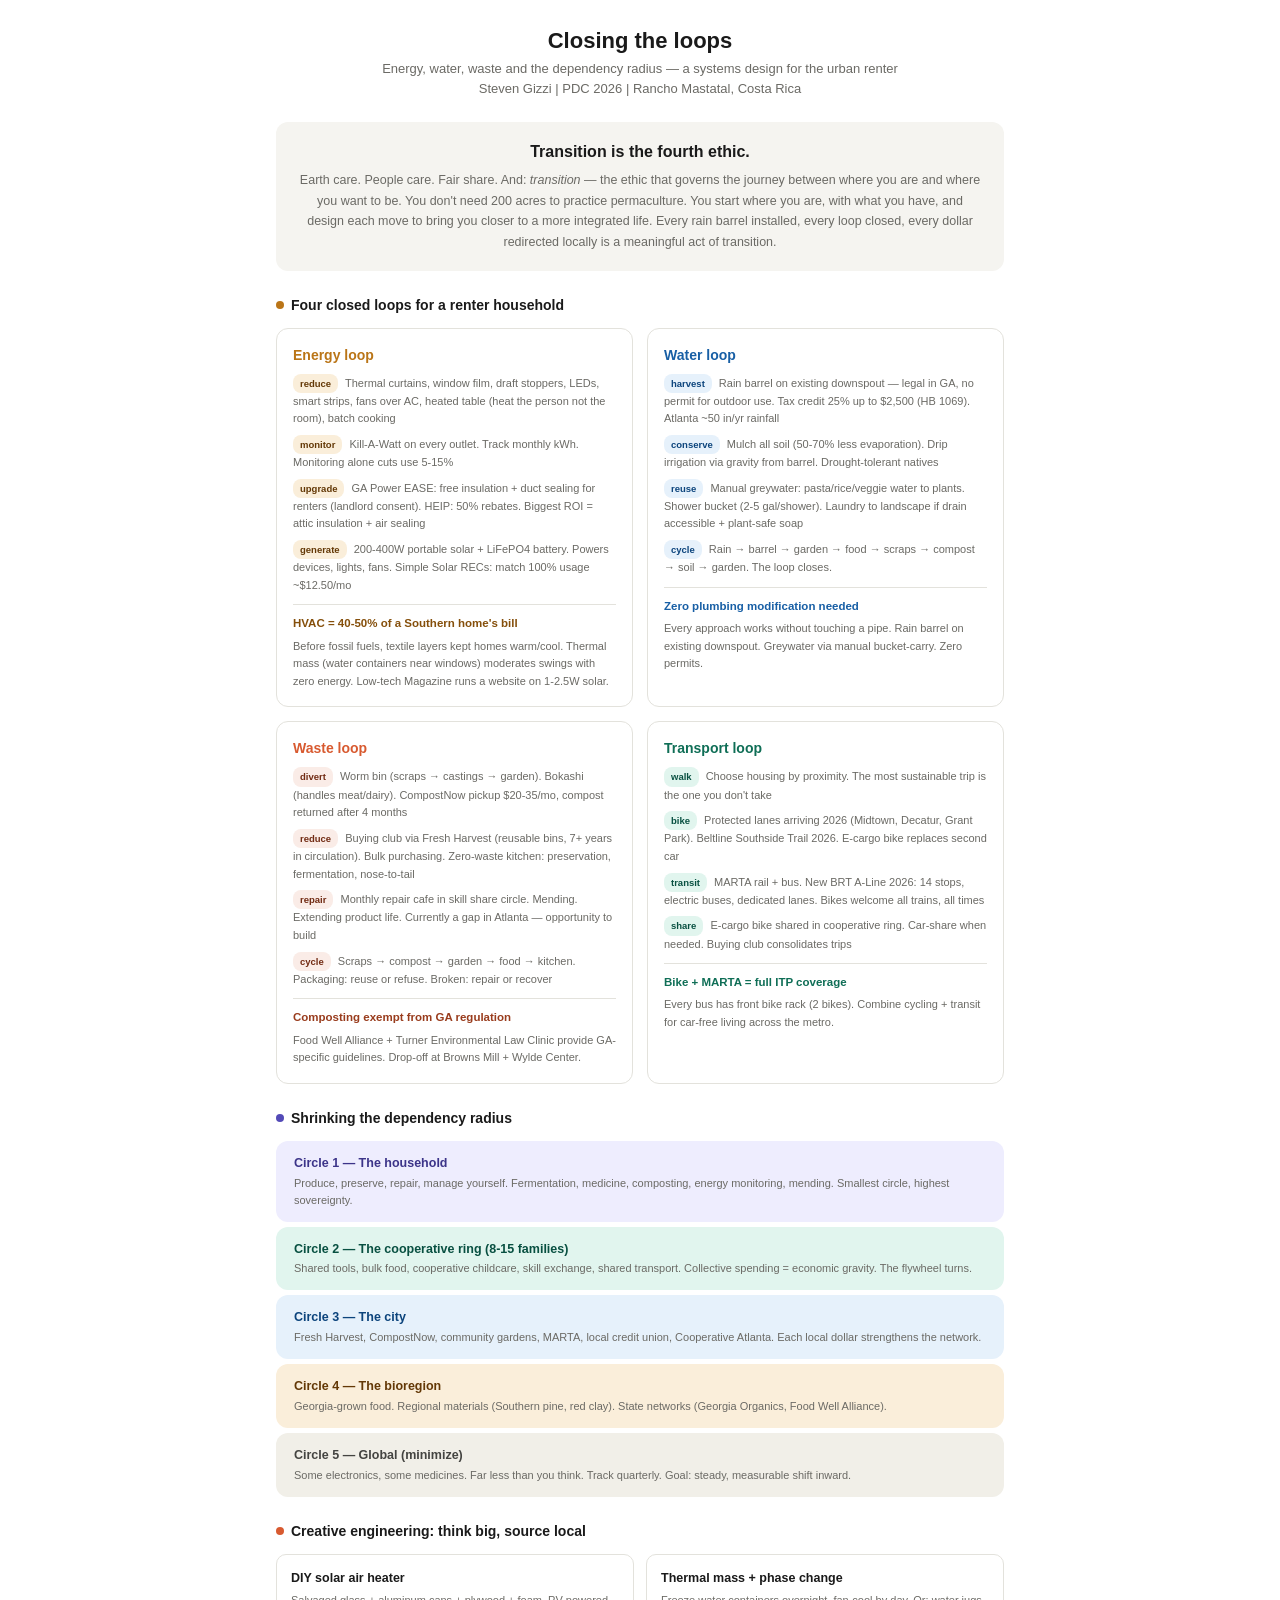
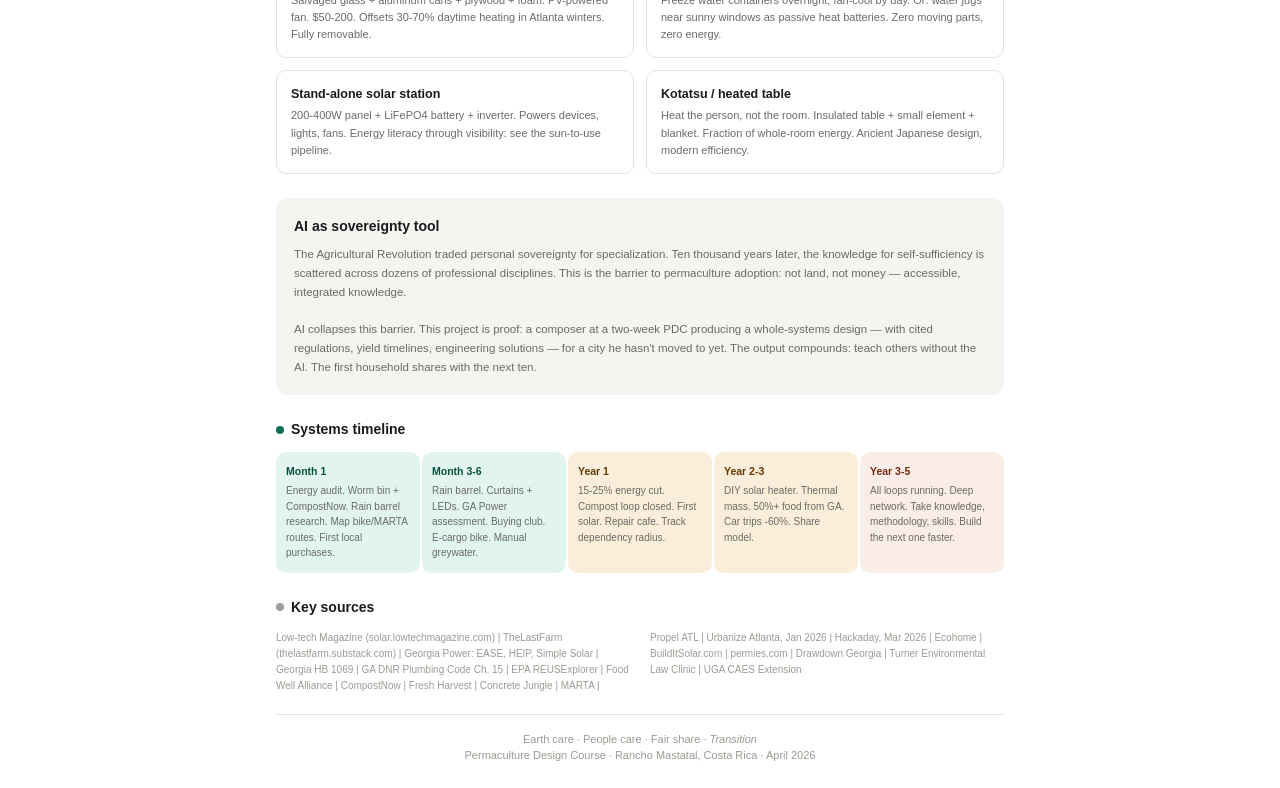
<file: urban-renter-permaculture/closed-energy-loops-v1.html>
<!DOCTYPE html>

<html lang="en"><head><meta charset="utf-8"><meta name="viewport" content="width=device-width,initial-scale=1"><title>Closing the Loops — Steven Gizzi PDC 2026</title>
<style>
:root{--bg:#fff;--bg2:#f5f4f0;--tx:#1a1a1a;--tx2:#6b6a65;--tx3:#9c9a92;--bd:#e3e2dc;--teal50:#E1F5EE;--teal800:#085041;--blue50:#E6F1FB;--blue800:#0C447C;--amber50:#FAEEDA;--amber800:#633806;--coral50:#FAECE7;--coral800:#712B13;--purple50:#EEEDFE;--purple800:#3C3489;--gray50:#F1EFE8;--gray800:#444441;--green:#0F6E56;}
@media(prefers-color-scheme:dark){:root{--bg:#1a1a18;--bg2:#2c2c2a;--tx:#e8e6de;--tx2:#9c9a92;--tx3:#73726c;--bd:#3d3d3a;--teal50:#04342C;--teal800:#9FE1CB;--blue50:#042C53;--blue800:#B5D4F4;--amber50:#412402;--amber800:#FAC775;--coral50:#4A1B0C;--coral800:#F5C4B3;--purple50:#26215C;--purple800:#CECBF6;--gray50:#2C2C2A;--gray800:#D3D1C7;--green:#5DCAA5;}}
*{margin:0;padding:0;box-sizing:border-box}
body{font-family:-apple-system,BlinkMacSystemFont,"Segoe UI",Roboto,sans-serif;color:var(--tx);background:var(--bg);max-width:760px;margin:0 auto;padding:24px 16px;line-height:1.5}
.pt{font-size:22px;font-weight:600;text-align:center;margin-bottom:2px}
.ps{font-size:13px;color:var(--tx2);text-align:center;margin-bottom:24px}
.tb{text-align:center;padding:18px 22px;background:var(--bg2);border-radius:12px;margin-bottom:24px}
.tb-t{font-size:16px;font-weight:600;margin-bottom:6px}
.tb-d{font-size:12.5px;color:var(--tx2);line-height:1.65}
.sl{font-size:14px;font-weight:600;margin-bottom:12px;display:flex;align-items:center;gap:7px}
.sl .d{width:8px;height:8px;border-radius:50%;flex-shrink:0}
.g2{display:grid;grid-template-columns:1fr 1fr;gap:14px;margin-bottom:24px}
.cd{background:var(--bg);border:1px solid var(--bd);border-radius:12px;padding:16px}
.cd-t{font-size:14px;font-weight:600;margin-bottom:8px}
.cd-sub{font-size:11.5px;font-weight:600;margin:10px 0 5px;padding-top:10px;border-top:1px solid var(--bd)}
.it{font-size:11px;color:var(--tx2);line-height:1.6;margin-bottom:7px}
.it:last-child{margin-bottom:0}
.pill{font-size:9.5px;font-weight:600;padding:2px 7px;border-radius:8px;display:inline-block;margin-right:4px}
.ring{padding:13px 18px;border-radius:12px;margin-bottom:5px}
.ring-n{font-size:12.5px;font-weight:600;margin-bottom:2px}
.ring-d{font-size:11px;color:var(--tx2);line-height:1.55}
.eng{display:grid;grid-template-columns:1fr 1fr;gap:12px;margin-bottom:24px}
.eng-c{background:var(--bg);border:1px solid var(--bd);border-radius:10px;padding:14px}
.eng-t{font-size:12.5px;font-weight:600;margin-bottom:4px}
.eng-d{font-size:11px;color:var(--tx2);line-height:1.55}
.meta{background:var(--bg2);border-radius:12px;padding:18px;margin-bottom:24px}
.meta-t{font-size:14px;font-weight:600;margin-bottom:8px}
.meta-d{font-size:11.5px;color:var(--tx2);line-height:1.65}
.tl{display:flex;gap:2px;margin-bottom:24px}
.ts2{flex:1;padding:12px 10px;border-radius:10px}
.ts-l{font-size:10.5px;font-weight:600;margin-bottom:3px}
.ts-i{font-size:10px;color:var(--tx2);line-height:1.55}
.ref{font-size:10px;color:var(--tx3);line-height:1.6;margin-bottom:20px;columns:2;column-gap:20px}
.ft{text-align:center;font-size:11px;color:var(--tx3);padding-top:16px;border-top:1px solid var(--bd)}
</style></head><body>
<div class="pt">Closing the loops</div>
<div class="ps">Energy, water, waste and the dependency radius — a systems design for the urban renter<br>Steven Gizzi | PDC 2026 | Rancho Mastatal, Costa Rica</div>

<div class="tb">
<div class="tb-t">Transition is the fourth ethic.</div>
<div class="tb-d">Earth care. People care. Fair share. And: <em>transition</em> — the ethic that governs the journey between where you are and where you want to be. You don't need 200 acres to practice permaculture. You start where you are, with what you have, and design each move to bring you closer to a more integrated life. Every rain barrel installed, every loop closed, every dollar redirected locally is a meaningful act of transition.</div>
</div>

<div class="sl"><span class="d" style="background:#BA7517;"></span>Four closed loops for a renter household</div>
<div class="g2">
<div class="cd">
<div class="cd-t" style="color:#BA7517;">Energy loop</div>
<div class="it"><span class="pill" style="background:var(--amber50);color:var(--amber800);">reduce</span> Thermal curtains, window film, draft stoppers, LEDs, smart strips, fans over AC, heated table (heat the person not the room), batch cooking</div>
<div class="it"><span class="pill" style="background:var(--amber50);color:var(--amber800);">monitor</span> Kill-A-Watt on every outlet. Track monthly kWh. Monitoring alone cuts use 5-15%</div>
<div class="it"><span class="pill" style="background:var(--amber50);color:var(--amber800);">upgrade</span> GA Power EASE: free insulation + duct sealing for renters (landlord consent). HEIP: 50% rebates. Biggest ROI = attic insulation + air sealing</div>
<div class="it"><span class="pill" style="background:var(--amber50);color:var(--amber800);">generate</span> 200-400W portable solar + LiFePO4 battery. Powers devices, lights, fans. Simple Solar RECs: match 100% usage ~$12.50/mo</div>
<div class="cd-sub" style="color:#854F0B;">HVAC = 40-50% of a Southern home's bill</div>
<div class="it">Before fossil fuels, textile layers kept homes warm/cool. Thermal mass (water containers near windows) moderates swings with zero energy. Low-tech Magazine runs a website on 1-2.5W solar.</div>
</div>
<div class="cd">
<div class="cd-t" style="color:#185FA5;">Water loop</div>
<div class="it"><span class="pill" style="background:var(--blue50);color:var(--blue800);">harvest</span> Rain barrel on existing downspout — legal in GA, no permit for outdoor use. Tax credit 25% up to $2,500 (HB 1069). Atlanta ~50 in/yr rainfall</div>
<div class="it"><span class="pill" style="background:var(--blue50);color:var(--blue800);">conserve</span> Mulch all soil (50-70% less evaporation). Drip irrigation via gravity from barrel. Drought-tolerant natives</div>
<div class="it"><span class="pill" style="background:var(--blue50);color:var(--blue800);">reuse</span> Manual greywater: pasta/rice/veggie water to plants. Shower bucket (2-5 gal/shower). Laundry to landscape if drain accessible + plant-safe soap</div>
<div class="it"><span class="pill" style="background:var(--blue50);color:var(--blue800);">cycle</span> Rain &rarr; barrel &rarr; garden &rarr; food &rarr; scraps &rarr; compost &rarr; soil &rarr; garden. The loop closes.</div>
<div class="cd-sub" style="color:#185FA5;">Zero plumbing modification needed</div>
<div class="it">Every approach works without touching a pipe. Rain barrel on existing downspout. Greywater via manual bucket-carry. Zero permits.</div>
</div>
<div class="cd">
<div class="cd-t" style="color:#D85A30;">Waste loop</div>
<div class="it"><span class="pill" style="background:var(--coral50);color:var(--coral800);">divert</span> Worm bin (scraps &rarr; castings &rarr; garden). Bokashi (handles meat/dairy). CompostNow pickup $20-35/mo, compost returned after 4 months</div>
<div class="it"><span class="pill" style="background:var(--coral50);color:var(--coral800);">reduce</span> Buying club via Fresh Harvest (reusable bins, 7+ years in circulation). Bulk purchasing. Zero-waste kitchen: preservation, fermentation, nose-to-tail</div>
<div class="it"><span class="pill" style="background:var(--coral50);color:var(--coral800);">repair</span> Monthly repair cafe in skill share circle. Mending. Extending product life. Currently a gap in Atlanta — opportunity to build</div>
<div class="it"><span class="pill" style="background:var(--coral50);color:var(--coral800);">cycle</span> Scraps &rarr; compost &rarr; garden &rarr; food &rarr; kitchen. Packaging: reuse or refuse. Broken: repair or recover</div>
<div class="cd-sub" style="color:#993C1D;">Composting exempt from GA regulation</div>
<div class="it">Food Well Alliance + Turner Environmental Law Clinic provide GA-specific guidelines. Drop-off at Browns Mill + Wylde Center.</div>
</div>
<div class="cd">
<div class="cd-t" style="color:var(--green);">Transport loop</div>
<div class="it"><span class="pill" style="background:var(--teal50);color:var(--teal800);">walk</span> Choose housing by proximity. The most sustainable trip is the one you don't take</div>
<div class="it"><span class="pill" style="background:var(--teal50);color:var(--teal800);">bike</span> Protected lanes arriving 2026 (Midtown, Decatur, Grant Park). Beltline Southside Trail 2026. E-cargo bike replaces second car</div>
<div class="it"><span class="pill" style="background:var(--teal50);color:var(--teal800);">transit</span> MARTA rail + bus. New BRT A-Line 2026: 14 stops, electric buses, dedicated lanes. Bikes welcome all trains, all times</div>
<div class="it"><span class="pill" style="background:var(--teal50);color:var(--teal800);">share</span> E-cargo bike shared in cooperative ring. Car-share when needed. Buying club consolidates trips</div>
<div class="cd-sub" style="color:var(--green);">Bike + MARTA = full ITP coverage</div>
<div class="it">Every bus has front bike rack (2 bikes). Combine cycling + transit for car-free living across the metro.</div>
</div>
</div>

<div class="sl"><span class="d" style="background:#534AB7;"></span>Shrinking the dependency radius</div>
<div class="ring" style="background:var(--purple50);"><div class="ring-n" style="color:var(--purple800);">Circle 1 — The household</div><div class="ring-d">Produce, preserve, repair, manage yourself. Fermentation, medicine, composting, energy monitoring, mending. Smallest circle, highest sovereignty.</div></div>
<div class="ring" style="background:var(--teal50);"><div class="ring-n" style="color:var(--teal800);">Circle 2 — The cooperative ring (8-15 families)</div><div class="ring-d">Shared tools, bulk food, cooperative childcare, skill exchange, shared transport. Collective spending = economic gravity. The flywheel turns.</div></div>
<div class="ring" style="background:var(--blue50);"><div class="ring-n" style="color:var(--blue800);">Circle 3 — The city</div><div class="ring-d">Fresh Harvest, CompostNow, community gardens, MARTA, local credit union, Cooperative Atlanta. Each local dollar strengthens the network.</div></div>
<div class="ring" style="background:var(--amber50);"><div class="ring-n" style="color:var(--amber800);">Circle 4 — The bioregion</div><div class="ring-d">Georgia-grown food. Regional materials (Southern pine, red clay). State networks (Georgia Organics, Food Well Alliance).</div></div>
<div class="ring" style="background:var(--gray50);margin-bottom:24px;"><div class="ring-n" style="color:var(--gray800);">Circle 5 — Global (minimize)</div><div class="ring-d">Some electronics, some medicines. Far less than you think. Track quarterly. Goal: steady, measurable shift inward.</div></div>

<div class="sl"><span class="d" style="background:#D85A30;"></span>Creative engineering: think big, source local</div>
<div class="eng">
<div class="eng-c"><div class="eng-t">DIY solar air heater</div><div class="eng-d">Salvaged glass + aluminum cans + plywood + foam. PV-powered fan. $50-200. Offsets 30-70% daytime heating in Atlanta winters. Fully removable.</div></div>
<div class="eng-c"><div class="eng-t">Thermal mass + phase change</div><div class="eng-d">Freeze water containers overnight, fan-cool by day. Or: water jugs near sunny windows as passive heat batteries. Zero moving parts, zero energy.</div></div>
<div class="eng-c"><div class="eng-t">Stand-alone solar station</div><div class="eng-d">200-400W panel + LiFePO4 battery + inverter. Powers devices, lights, fans. Energy literacy through visibility: see the sun-to-use pipeline.</div></div>
<div class="eng-c"><div class="eng-t">Kotatsu / heated table</div><div class="eng-d">Heat the person, not the room. Insulated table + small element + blanket. Fraction of whole-room energy. Ancient Japanese design, modern efficiency.</div></div>
</div>

<div class="meta">
<div class="meta-t">AI as sovereignty tool</div>
<div class="meta-d">The Agricultural Revolution traded personal sovereignty for specialization. Ten thousand years later, the knowledge for self-sufficiency is scattered across dozens of professional disciplines. This is the barrier to permaculture adoption: not land, not money — accessible, integrated knowledge.<br><br>AI collapses this barrier. This project is proof: a composer at a two-week PDC producing a whole-systems design — with cited regulations, yield timelines, engineering solutions — for a city he hasn't moved to yet. The output compounds: teach others without the AI. The first household shares with the next ten.</div>
</div>

<div class="sl"><span class="d" style="background:var(--green);"></span>Systems timeline</div>
<div class="tl">
<div class="ts2" style="background:var(--teal50);"><div class="ts-l" style="color:var(--teal800);">Month 1</div><div class="ts-i">Energy audit. Worm bin + CompostNow. Rain barrel research. Map bike/MARTA routes. First local purchases.</div></div>
<div class="ts2" style="background:var(--teal50);"><div class="ts-l" style="color:var(--teal800);">Month 3-6</div><div class="ts-i">Rain barrel. Curtains + LEDs. GA Power assessment. Buying club. E-cargo bike. Manual greywater.</div></div>
<div class="ts2" style="background:var(--amber50);"><div class="ts-l" style="color:var(--amber800);">Year 1</div><div class="ts-i">15-25% energy cut. Compost loop closed. First solar. Repair cafe. Track dependency radius.</div></div>
<div class="ts2" style="background:var(--amber50);"><div class="ts-l" style="color:var(--amber800);">Year 2-3</div><div class="ts-i">DIY solar heater. Thermal mass. 50%+ food from GA. Car trips -60%. Share model.</div></div>
<div class="ts2" style="background:var(--coral50);"><div class="ts-l" style="color:var(--coral800);">Year 3-5</div><div class="ts-i">All loops running. Deep network. Take knowledge, methodology, skills. Build the next one faster.</div></div>
</div>

<div class="sl"><span class="d" style="background:var(--tx3);"></span>Key sources</div>
<div class="ref">Low-tech Magazine (solar.lowtechmagazine.com) | TheLastFarm (thelastfarm.substack.com) | Georgia Power: EASE, HEIP, Simple Solar | Georgia HB 1069 | GA DNR Plumbing Code Ch. 15 | EPA REUSExplorer | Food Well Alliance | CompostNow | Fresh Harvest | Concrete Jungle | MARTA | Propel ATL | Urbanize Atlanta, Jan 2026 | Hackaday, Mar 2026 | Ecohome | BuildItSolar.com | permies.com | Drawdown Georgia | Turner Environmental Law Clinic | UGA CAES Extension</div>

<div class="ft">Earth care · People care · Fair share · <em>Transition</em><br>Permaculture Design Course · Rancho Mastatal, Costa Rica · April 2026</div>
</body></html>
</file>
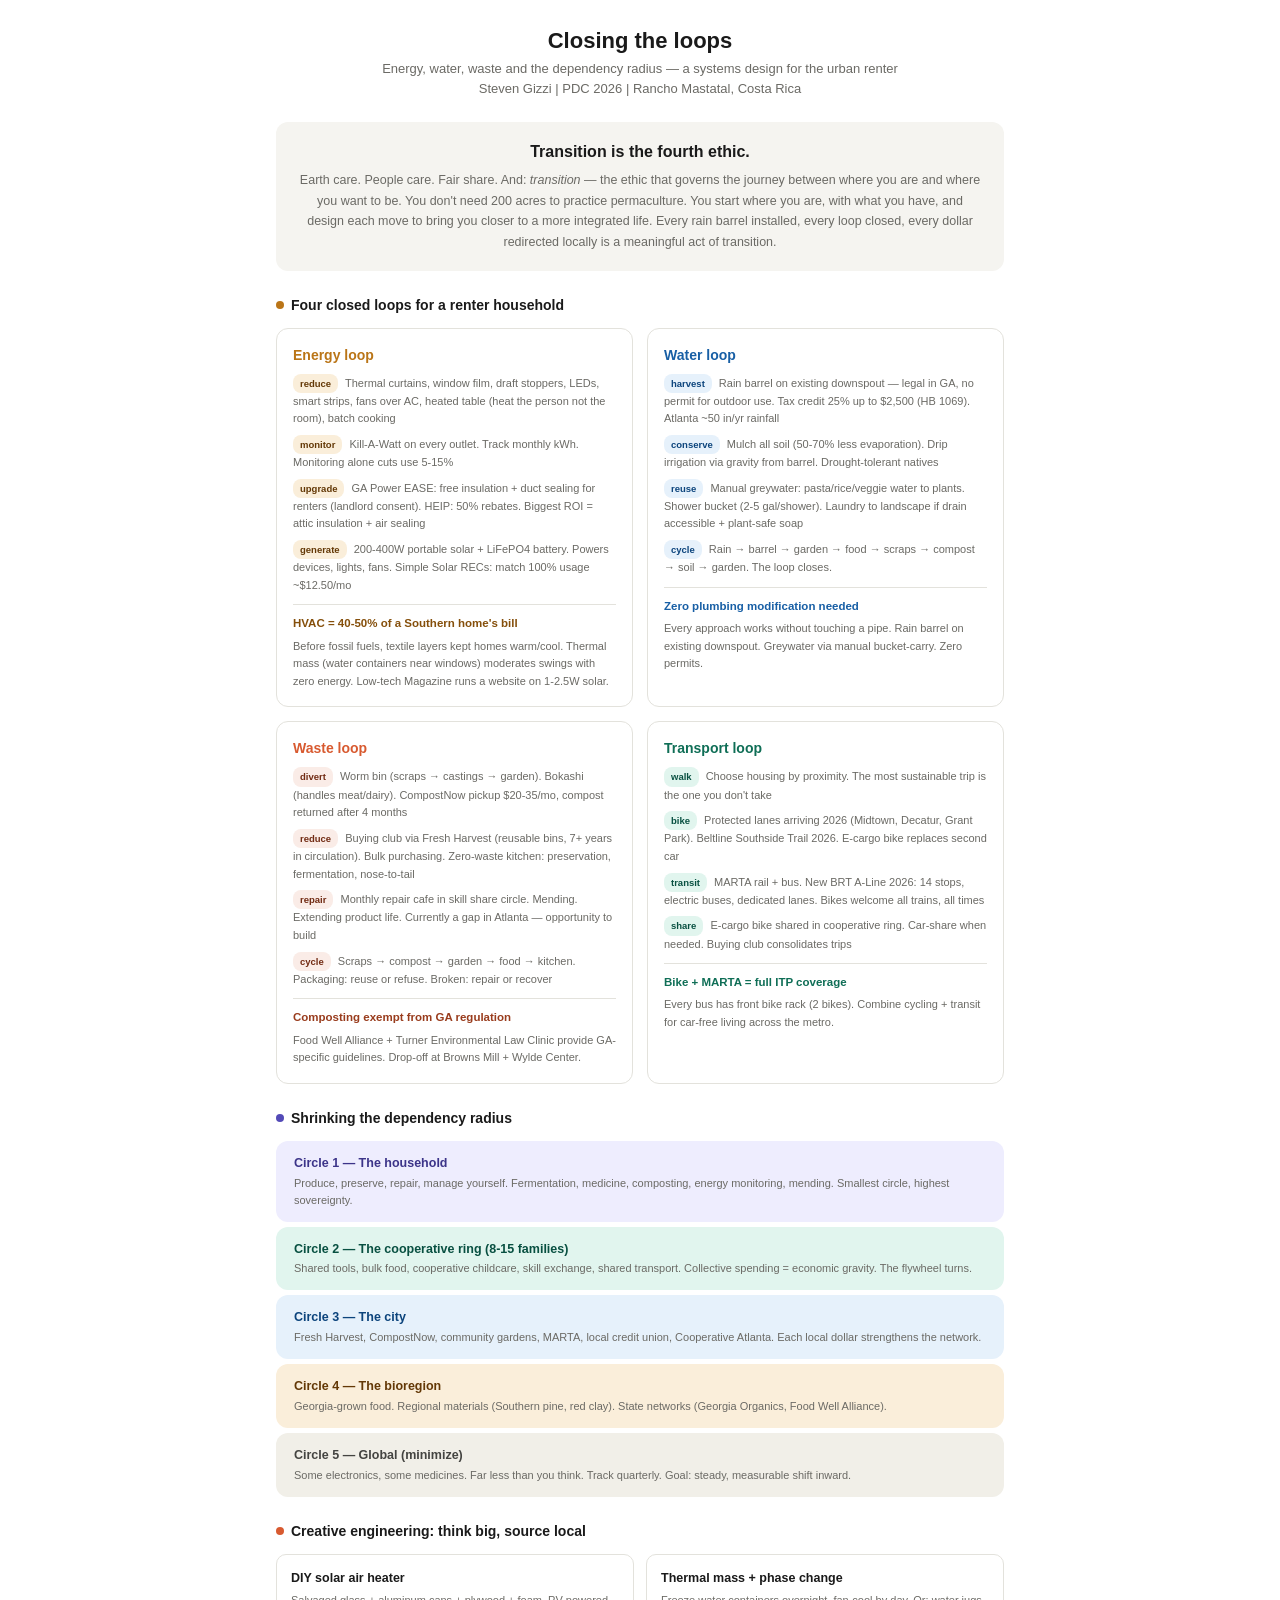
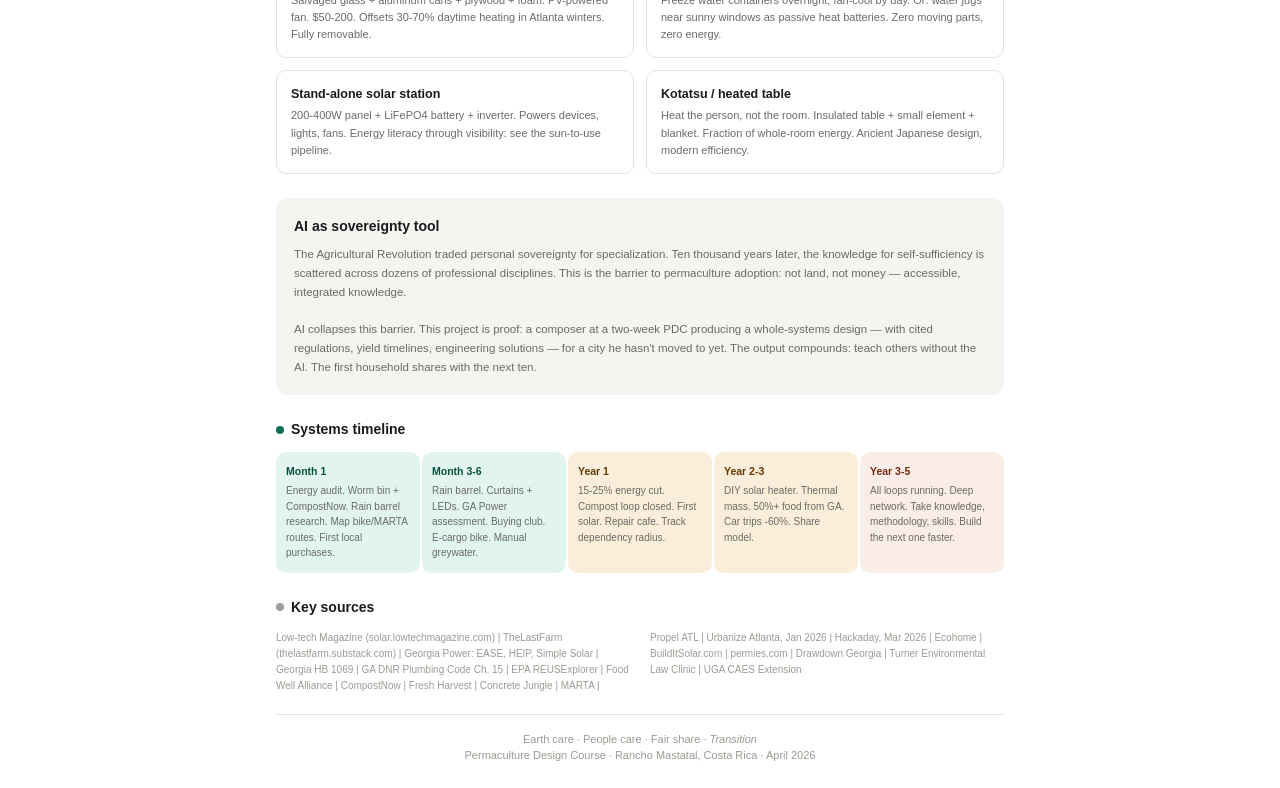
<file: urp/posters/closing-the-loops.html>
<!DOCTYPE html>
<html lang="en"><head><meta charset="utf-8"><meta name="viewport" content="width=device-width,initial-scale=1"><title>Closing the Loops — Steven Gizzi PDC 2026</title>
<style>
:root{--bg:#fff;--bg2:#f5f4f0;--tx:#1a1a1a;--tx2:#6b6a65;--tx3:#9c9a92;--bd:#e3e2dc;--teal50:#E1F5EE;--teal800:#085041;--blue50:#E6F1FB;--blue800:#0C447C;--amber50:#FAEEDA;--amber800:#633806;--coral50:#FAECE7;--coral800:#712B13;--purple50:#EEEDFE;--purple800:#3C3489;--gray50:#F1EFE8;--gray800:#444441;--green:#0F6E56;}
@media(prefers-color-scheme:dark){:root{--bg:#1a1a18;--bg2:#2c2c2a;--tx:#e8e6de;--tx2:#9c9a92;--tx3:#73726c;--bd:#3d3d3a;--teal50:#04342C;--teal800:#9FE1CB;--blue50:#042C53;--blue800:#B5D4F4;--amber50:#412402;--amber800:#FAC775;--coral50:#4A1B0C;--coral800:#F5C4B3;--purple50:#26215C;--purple800:#CECBF6;--gray50:#2C2C2A;--gray800:#D3D1C7;--green:#5DCAA5;}}
*{margin:0;padding:0;box-sizing:border-box}
body{font-family:-apple-system,BlinkMacSystemFont,"Segoe UI",Roboto,sans-serif;color:var(--tx);background:var(--bg);max-width:760px;margin:0 auto;padding:24px 16px;line-height:1.5}
.pt{font-size:22px;font-weight:600;text-align:center;margin-bottom:2px}
.ps{font-size:13px;color:var(--tx2);text-align:center;margin-bottom:24px}
.tb{text-align:center;padding:18px 22px;background:var(--bg2);border-radius:12px;margin-bottom:24px}
.tb-t{font-size:16px;font-weight:600;margin-bottom:6px}
.tb-d{font-size:12.5px;color:var(--tx2);line-height:1.65}
.sl{font-size:14px;font-weight:600;margin-bottom:12px;display:flex;align-items:center;gap:7px}
.sl .d{width:8px;height:8px;border-radius:50%;flex-shrink:0}
.g2{display:grid;grid-template-columns:1fr 1fr;gap:14px;margin-bottom:24px}
.cd{background:var(--bg);border:1px solid var(--bd);border-radius:12px;padding:16px}
.cd-t{font-size:14px;font-weight:600;margin-bottom:8px}
.cd-sub{font-size:11.5px;font-weight:600;margin:10px 0 5px;padding-top:10px;border-top:1px solid var(--bd)}
.it{font-size:11px;color:var(--tx2);line-height:1.6;margin-bottom:7px}
.it:last-child{margin-bottom:0}
.pill{font-size:9.5px;font-weight:600;padding:2px 7px;border-radius:8px;display:inline-block;margin-right:4px}
.ring{padding:13px 18px;border-radius:12px;margin-bottom:5px}
.ring-n{font-size:12.5px;font-weight:600;margin-bottom:2px}
.ring-d{font-size:11px;color:var(--tx2);line-height:1.55}
.eng{display:grid;grid-template-columns:1fr 1fr;gap:12px;margin-bottom:24px}
.eng-c{background:var(--bg);border:1px solid var(--bd);border-radius:10px;padding:14px}
.eng-t{font-size:12.5px;font-weight:600;margin-bottom:4px}
.eng-d{font-size:11px;color:var(--tx2);line-height:1.55}
.meta{background:var(--bg2);border-radius:12px;padding:18px;margin-bottom:24px}
.meta-t{font-size:14px;font-weight:600;margin-bottom:8px}
.meta-d{font-size:11.5px;color:var(--tx2);line-height:1.65}
.tl{display:flex;gap:2px;margin-bottom:24px}
.ts2{flex:1;padding:12px 10px;border-radius:10px}
.ts-l{font-size:10.5px;font-weight:600;margin-bottom:3px}
.ts-i{font-size:10px;color:var(--tx2);line-height:1.55}
.ref{font-size:10px;color:var(--tx3);line-height:1.6;margin-bottom:20px;columns:2;column-gap:20px}
.ft{text-align:center;font-size:11px;color:var(--tx3);padding-top:16px;border-top:1px solid var(--bd)}
</style></head><body>
<div class="pt">Closing the loops</div>
<div class="ps">Energy, water, waste and the dependency radius — a systems design for the urban renter<br>Steven Gizzi | PDC 2026 | Rancho Mastatal, Costa Rica</div>

<div class="tb">
<div class="tb-t">Transition is the fourth ethic.</div>
<div class="tb-d">Earth care. People care. Fair share. And: <em>transition</em> — the ethic that governs the journey between where you are and where you want to be. You don't need 200 acres to practice permaculture. You start where you are, with what you have, and design each move to bring you closer to a more integrated life. Every rain barrel installed, every loop closed, every dollar redirected locally is a meaningful act of transition.</div>
</div>

<div class="sl"><span class="d" style="background:#BA7517;"></span>Four closed loops for a renter household</div>
<div class="g2">
<div class="cd">
<div class="cd-t" style="color:#BA7517;">Energy loop</div>
<div class="it"><span class="pill" style="background:var(--amber50);color:var(--amber800);">reduce</span> Thermal curtains, window film, draft stoppers, LEDs, smart strips, fans over AC, heated table (heat the person not the room), batch cooking</div>
<div class="it"><span class="pill" style="background:var(--amber50);color:var(--amber800);">monitor</span> Kill-A-Watt on every outlet. Track monthly kWh. Monitoring alone cuts use 5-15%</div>
<div class="it"><span class="pill" style="background:var(--amber50);color:var(--amber800);">upgrade</span> GA Power EASE: free insulation + duct sealing for renters (landlord consent). HEIP: 50% rebates. Biggest ROI = attic insulation + air sealing</div>
<div class="it"><span class="pill" style="background:var(--amber50);color:var(--amber800);">generate</span> 200-400W portable solar + LiFePO4 battery. Powers devices, lights, fans. Simple Solar RECs: match 100% usage ~$12.50/mo</div>
<div class="cd-sub" style="color:#854F0B;">HVAC = 40-50% of a Southern home's bill</div>
<div class="it">Before fossil fuels, textile layers kept homes warm/cool. Thermal mass (water containers near windows) moderates swings with zero energy. Low-tech Magazine runs a website on 1-2.5W solar.</div>
</div>
<div class="cd">
<div class="cd-t" style="color:#185FA5;">Water loop</div>
<div class="it"><span class="pill" style="background:var(--blue50);color:var(--blue800);">harvest</span> Rain barrel on existing downspout — legal in GA, no permit for outdoor use. Tax credit 25% up to $2,500 (HB 1069). Atlanta ~50 in/yr rainfall</div>
<div class="it"><span class="pill" style="background:var(--blue50);color:var(--blue800);">conserve</span> Mulch all soil (50-70% less evaporation). Drip irrigation via gravity from barrel. Drought-tolerant natives</div>
<div class="it"><span class="pill" style="background:var(--blue50);color:var(--blue800);">reuse</span> Manual greywater: pasta/rice/veggie water to plants. Shower bucket (2-5 gal/shower). Laundry to landscape if drain accessible + plant-safe soap</div>
<div class="it"><span class="pill" style="background:var(--blue50);color:var(--blue800);">cycle</span> Rain &rarr; barrel &rarr; garden &rarr; food &rarr; scraps &rarr; compost &rarr; soil &rarr; garden. The loop closes.</div>
<div class="cd-sub" style="color:#185FA5;">Zero plumbing modification needed</div>
<div class="it">Every approach works without touching a pipe. Rain barrel on existing downspout. Greywater via manual bucket-carry. Zero permits.</div>
</div>
<div class="cd">
<div class="cd-t" style="color:#D85A30;">Waste loop</div>
<div class="it"><span class="pill" style="background:var(--coral50);color:var(--coral800);">divert</span> Worm bin (scraps &rarr; castings &rarr; garden). Bokashi (handles meat/dairy). CompostNow pickup $20-35/mo, compost returned after 4 months</div>
<div class="it"><span class="pill" style="background:var(--coral50);color:var(--coral800);">reduce</span> Buying club via Fresh Harvest (reusable bins, 7+ years in circulation). Bulk purchasing. Zero-waste kitchen: preservation, fermentation, nose-to-tail</div>
<div class="it"><span class="pill" style="background:var(--coral50);color:var(--coral800);">repair</span> Monthly repair cafe in skill share circle. Mending. Extending product life. Currently a gap in Atlanta — opportunity to build</div>
<div class="it"><span class="pill" style="background:var(--coral50);color:var(--coral800);">cycle</span> Scraps &rarr; compost &rarr; garden &rarr; food &rarr; kitchen. Packaging: reuse or refuse. Broken: repair or recover</div>
<div class="cd-sub" style="color:#993C1D;">Composting exempt from GA regulation</div>
<div class="it">Food Well Alliance + Turner Environmental Law Clinic provide GA-specific guidelines. Drop-off at Browns Mill + Wylde Center.</div>
</div>
<div class="cd">
<div class="cd-t" style="color:var(--green);">Transport loop</div>
<div class="it"><span class="pill" style="background:var(--teal50);color:var(--teal800);">walk</span> Choose housing by proximity. The most sustainable trip is the one you don't take</div>
<div class="it"><span class="pill" style="background:var(--teal50);color:var(--teal800);">bike</span> Protected lanes arriving 2026 (Midtown, Decatur, Grant Park). Beltline Southside Trail 2026. E-cargo bike replaces second car</div>
<div class="it"><span class="pill" style="background:var(--teal50);color:var(--teal800);">transit</span> MARTA rail + bus. New BRT A-Line 2026: 14 stops, electric buses, dedicated lanes. Bikes welcome all trains, all times</div>
<div class="it"><span class="pill" style="background:var(--teal50);color:var(--teal800);">share</span> E-cargo bike shared in cooperative ring. Car-share when needed. Buying club consolidates trips</div>
<div class="cd-sub" style="color:var(--green);">Bike + MARTA = full ITP coverage</div>
<div class="it">Every bus has front bike rack (2 bikes). Combine cycling + transit for car-free living across the metro.</div>
</div>
</div>

<div class="sl"><span class="d" style="background:#534AB7;"></span>Shrinking the dependency radius</div>
<div class="ring" style="background:var(--purple50);"><div class="ring-n" style="color:var(--purple800);">Circle 1 — The household</div><div class="ring-d">Produce, preserve, repair, manage yourself. Fermentation, medicine, composting, energy monitoring, mending. Smallest circle, highest sovereignty.</div></div>
<div class="ring" style="background:var(--teal50);"><div class="ring-n" style="color:var(--teal800);">Circle 2 — The cooperative ring (8-15 families)</div><div class="ring-d">Shared tools, bulk food, cooperative childcare, skill exchange, shared transport. Collective spending = economic gravity. The flywheel turns.</div></div>
<div class="ring" style="background:var(--blue50);"><div class="ring-n" style="color:var(--blue800);">Circle 3 — The city</div><div class="ring-d">Fresh Harvest, CompostNow, community gardens, MARTA, local credit union, Cooperative Atlanta. Each local dollar strengthens the network.</div></div>
<div class="ring" style="background:var(--amber50);"><div class="ring-n" style="color:var(--amber800);">Circle 4 — The bioregion</div><div class="ring-d">Georgia-grown food. Regional materials (Southern pine, red clay). State networks (Georgia Organics, Food Well Alliance).</div></div>
<div class="ring" style="background:var(--gray50);margin-bottom:24px;"><div class="ring-n" style="color:var(--gray800);">Circle 5 — Global (minimize)</div><div class="ring-d">Some electronics, some medicines. Far less than you think. Track quarterly. Goal: steady, measurable shift inward.</div></div>

<div class="sl"><span class="d" style="background:#D85A30;"></span>Creative engineering: think big, source local</div>
<div class="eng">
<div class="eng-c"><div class="eng-t">DIY solar air heater</div><div class="eng-d">Salvaged glass + aluminum cans + plywood + foam. PV-powered fan. $50-200. Offsets 30-70% daytime heating in Atlanta winters. Fully removable.</div></div>
<div class="eng-c"><div class="eng-t">Thermal mass + phase change</div><div class="eng-d">Freeze water containers overnight, fan-cool by day. Or: water jugs near sunny windows as passive heat batteries. Zero moving parts, zero energy.</div></div>
<div class="eng-c"><div class="eng-t">Stand-alone solar station</div><div class="eng-d">200-400W panel + LiFePO4 battery + inverter. Powers devices, lights, fans. Energy literacy through visibility: see the sun-to-use pipeline.</div></div>
<div class="eng-c"><div class="eng-t">Kotatsu / heated table</div><div class="eng-d">Heat the person, not the room. Insulated table + small element + blanket. Fraction of whole-room energy. Ancient Japanese design, modern efficiency.</div></div>
</div>

<div class="meta">
<div class="meta-t">AI as sovereignty tool</div>
<div class="meta-d">The Agricultural Revolution traded personal sovereignty for specialization. Ten thousand years later, the knowledge for self-sufficiency is scattered across dozens of professional disciplines. This is the barrier to permaculture adoption: not land, not money — accessible, integrated knowledge.<br><br>AI collapses this barrier. This project is proof: a composer at a two-week PDC producing a whole-systems design — with cited regulations, yield timelines, engineering solutions — for a city he hasn't moved to yet. The output compounds: teach others without the AI. The first household shares with the next ten.</div>
</div>

<div class="sl"><span class="d" style="background:var(--green);"></span>Systems timeline</div>
<div class="tl">
<div class="ts2" style="background:var(--teal50);"><div class="ts-l" style="color:var(--teal800);">Month 1</div><div class="ts-i">Energy audit. Worm bin + CompostNow. Rain barrel research. Map bike/MARTA routes. First local purchases.</div></div>
<div class="ts2" style="background:var(--teal50);"><div class="ts-l" style="color:var(--teal800);">Month 3-6</div><div class="ts-i">Rain barrel. Curtains + LEDs. GA Power assessment. Buying club. E-cargo bike. Manual greywater.</div></div>
<div class="ts2" style="background:var(--amber50);"><div class="ts-l" style="color:var(--amber800);">Year 1</div><div class="ts-i">15-25% energy cut. Compost loop closed. First solar. Repair cafe. Track dependency radius.</div></div>
<div class="ts2" style="background:var(--amber50);"><div class="ts-l" style="color:var(--amber800);">Year 2-3</div><div class="ts-i">DIY solar heater. Thermal mass. 50%+ food from GA. Car trips -60%. Share model.</div></div>
<div class="ts2" style="background:var(--coral50);"><div class="ts-l" style="color:var(--coral800);">Year 3-5</div><div class="ts-i">All loops running. Deep network. Take knowledge, methodology, skills. Build the next one faster.</div></div>
</div>

<div class="sl"><span class="d" style="background:var(--tx3);"></span>Key sources</div>
<div class="ref">Low-tech Magazine (solar.lowtechmagazine.com) | TheLastFarm (thelastfarm.substack.com) | Georgia Power: EASE, HEIP, Simple Solar | Georgia HB 1069 | GA DNR Plumbing Code Ch. 15 | EPA REUSExplorer | Food Well Alliance | CompostNow | Fresh Harvest | Concrete Jungle | MARTA | Propel ATL | Urbanize Atlanta, Jan 2026 | Hackaday, Mar 2026 | Ecohome | BuildItSolar.com | permies.com | Drawdown Georgia | Turner Environmental Law Clinic | UGA CAES Extension</div>

<div class="ft">Earth care · People care · Fair share · <em>Transition</em><br>Permaculture Design Course · Rancho Mastatal, Costa Rica · April 2026</div>
</body></html>
</file>
<file: mapping-project/css/styles.css>
* { box-sizing: border-box; margin: 0; padding: 0; }
body { background: #171c17; color: #b8c8b0; font-family: 'Courier New', monospace; padding: 16px; min-height: 100vh; -webkit-user-select: none; user-select: none; }
.wrap { max-width: 720px; margin: 0 auto; }
h1 { font-size: 17px; font-weight: 700; color: #7db860; letter-spacing: .06em; text-transform: uppercase; }
.sub { font-size: 9.5px; color: #4e5e44; margin-top: 3px; }
.header { margin-bottom: 12px; border-bottom: 1px solid #262e26; padding-bottom: 8px; }
.controls { display: flex; gap: 10px; margin-bottom: 10px; flex-wrap: wrap; align-items: center; }
.controls label { font-size: 10px; cursor: pointer; display: flex; align-items: center; gap: 4px; }
.controls label.on { color: #7db860; }
.controls label.off { color: #3e4e38; }
.controls input[type=checkbox] { accent-color: #7db860; width: 12px; height: 12px; }
.sep { height: 14px; width: 1px; background: #2a352a; }
.btn { font-size: 10px; padding: 3px 10px; border-radius: 3px; cursor: pointer; font-family: inherit; }
.btn-measure { border: 1px solid #3a4a35; background: transparent; color: #5a6a50; }
.btn-measure.active { border-color: #d0a030; background: #2a2510; color: #d0a030; }
.btn-clear { border: 1px solid #4a2a2a; background: #2a1515; color: #c06050; }
.btn-add-node { border: 1px solid #3a4a35; background: transparent; color: #5a7a50; }
.btn-add-node.active { border-color: #4a9a40; background: #1a2a1a; color: #7db860; }
.btn-add-interior { border: 1px solid #3a5a4a; background: transparent; color: #4a8a70; }
.btn-add-interior.active { border-color: #3a9a70; background: #0f2a20; color: #5ab890; }
.btn-fullscreen { border: 1px solid #3a4a35; background: transparent; color: #5a7a50; font-size: 13px; padding: 1px 7px; border-radius: 3px; cursor: pointer; font-family: inherit; }
.btn-fullscreen.active { border-color: #4a9a40; background: #1a2a1a; color: #7db860; }
.btn-sm { font-size: 13px; padding: 2px 8px; border-radius: 3px; cursor: pointer; font-family: inherit; border: 1px solid #3a4a35; background: #1a221a; color: #7db860; min-width: 28px; text-align: center; }
.btn-sm:active { background: #2a352a; }
.hint { font-size: 10px; color: #d0a030; margin-bottom: 8px; padding: 4px 8px; background: #2a2510; border-radius: 3px; border: 1px solid #3a3020; display: inline-block; }
.map-wrap { background: #111511; border-radius: 5px; border: 1px solid #222a22; padding: 4px; overflow: hidden; position: relative; touch-action: none; }
svg { display: block; }
.zoom-controls { display: flex; gap: 6px; align-items: center; }
.zoom-pct { font-size: 10px; color: #607a50; min-width: 36px; text-align: center; }
.edge-info, .meas-panel { margin-top: 8px; background: #1a221a; border-radius: 4px; padding: 5px 10px; border: 1px solid #2a3a28; font-size: 11px; }
.meas-panel { background: #1a1a10; border-color: #3a3020; }
.meas-title { font-size: 9px; color: #8a7a50; text-transform: uppercase; letter-spacing: .06em; margin-bottom: 6px; }
.meas-row { display: flex; justify-content: space-between; align-items: center; padding: 3px 0; }
.meas-row + .meas-row { border-top: 1px solid #2a2a1a; }
.meas-label { color: #d0a030; font-size: 11px; }
.meas-val { color: #b8a860; font-size: 11px; }
.meas-elev { color: #6a6a50; margin-left: 8px; font-size: 10px; }
.meas-del { font-size: 9px; color: #6a4a40; background: none; border: none; cursor: pointer; font-family: inherit; padding: 0 4px; }
.stats { margin-top: 10px; display: grid; grid-template-columns: 1fr 1fr 1fr; gap: 6px; }
.stat { background: #181f18; border-radius: 3px; padding: 5px 8px; border: 1px solid #222a22; }
.stat-label { font-size: 7.5px; color: #3e4e38; text-transform: uppercase; letter-spacing: .07em; }
.stat-val { font-size: 10.5px; color: #94a488; margin-top: 1px; }
.note { font-size: 9px; color: #3e4e38; margin-top: 12px; line-height: 1.5; }
.reset-view { font-size: 9px; color: #5a6a50; background: none; border: 1px solid #2a352a; border-radius: 3px; padding: 2px 6px; cursor: pointer; font-family: inherit; }
.reset-view:active { background: #1a221a; }
/* Edit panel */
.edit-panel { margin-top: 8px; background: #1a1a10; border-radius: 4px; padding: 10px 14px; border: 1px solid #3a3020; font-size: 11px; }
.edit-panel-title { font-size: 9px; color: #8a7a50; text-transform: uppercase; letter-spacing: .06em; margin-bottom: 8px; }
.edit-fields { display: grid; grid-template-columns: 1fr 1fr; gap: 6px 14px; margin-bottom: 10px; }
.edit-field { display: flex; flex-direction: column; gap: 3px; }
.edit-field-label { font-size: 8px; color: #4e5e44; text-transform: uppercase; letter-spacing: .05em; }
.edit-field input { background: #111511; border: 1px solid #2a352a; color: #94a488; font-family: 'Courier New', monospace; font-size: 11px; padding: 4px 6px; border-radius: 2px; width: 100%; -webkit-user-select: text; user-select: text; }
.edit-field input:focus { outline: none; border-color: #4a6a3a; color: #b8c8b0; }
.edit-elev-hint { font-size: 9px; color: #4e5e44; }
.edit-actions { display: flex; gap: 8px; align-items: center; flex-wrap: wrap; }
.btn-save { border: 1px solid #4a6a3a; background: #1a2a1a; color: #7db860; }
.btn-cancel { border: 1px solid #3a4a35; background: transparent; color: #5a6a50; }
.btn-delete { border: 1px solid #4a2a2a; background: #1a1010; color: #c06050; margin-left: auto; }
.btn-delete.confirm { background: #2a1010; border-color: #b03030; color: #e05050; }
/* Compact paired toggles */
.pair-tog { display: flex; border: 1px solid #2a352a; border-radius: 3px; overflow: hidden; }
.pair-tog button { font-size: 9px; padding: 2px 8px; border: none; background: transparent; color: #3e4e38; cursor: pointer; font-family: inherit; min-height: 22px; line-height: 1; }
.pair-tog button + button { border-left: 1px solid #2a352a; }
.pair-tog button.active { background: #2a352a; color: #7db860; }
/* Inline scale input */
#scaleInlineInput {
  display: none; position: fixed;
  background: #111511; border: 1px solid #4a6a3a;
  color: #607a50; font-family: 'Courier New', monospace; font-size: 9px;
  padding: 0 3px; border-radius: 2px; outline: none; z-index: 500;
  -webkit-user-select: text; user-select: text;
}
/* Saved indicator */
.saved-dot { display: inline-block; width: 6px; height: 6px; background: #7db860; border-radius: 50%; margin-left: 8px; opacity: 0; transition: opacity 0.25s; vertical-align: middle; }
/* Data panel */
.data-section { margin-top: 10px; }
.data-toggle { font-size: 10px; color: #4e5e44; background: none; border: 1px solid #222a22; border-radius: 3px 3px 3px 3px; padding: 4px 8px; cursor: pointer; font-family: inherit; width: 100%; text-align: left; }
.data-toggle:hover { color: #607a50; border-color: #2a352a; }
.data-body { background: #181f18; border: 1px solid #2a352a; border-top: none; border-radius: 0 0 4px 4px; padding: 8px 10px; display: none; }
.data-body.open { display: block; }
.data-row { display: flex; gap: 8px; flex-wrap: wrap; align-items: center; margin-bottom: 6px; }
.data-row:last-child { margin-bottom: 0; }
.btn-data-export { border: 1px solid #2a4a2a; background: #141e14; color: #5a8a50; }
.btn-data-export:hover { border-color: #4a6a3a; color: #7db860; }
.btn-data-import { border: 1px solid #2a3a4a; background: #14181e; color: #507090; }
.btn-data-import:hover { border-color: #3a5a7a; color: #7090c0; }
.btn-data-reset { border: 1px solid #3a2a2a; background: #1a1414; color: #806050; }
.btn-data-reset:hover { border-color: #5a3a3a; color: #c06050; }
/* Layers dropdown */
#btnLayers { display: none; font-size: 10px; padding: 3px 8px; border-radius: 3px; cursor: pointer; font-family: inherit; border: 1px solid #2a352a; background: #181f18; color: #607a50; white-space: nowrap; }
#layersGroup { display: contents; }
body.fs-mode #btnLayers { display: flex; align-items: center; min-height: 44px; padding: 0 10px; }
body.fs-mode #layersGroup { display: none; position: absolute; top: calc(100% + 4px); left: 0; background: rgba(17,21,17,0.97); border: 1px solid #2a352a; border-radius: 4px; padding: 8px 12px; flex-direction: column; gap: 7px; z-index: 300; min-width: 140px; }
body.fs-mode #layersGroup.layers-open { display: flex; }
body.fs-mode #layersGroup label { font-size: 11px; min-height: 36px; display: flex; align-items: center; gap: 6px; }
body.fs-mode #layersGroup input[type=checkbox] { width: 15px; height: 15px; }
/* Fullscreen button hidden in fs-mode — Esc exits */
body.fs-mode #btnFullscreen { display: none; }
/* Touch targets in fullscreen */
body.fs-mode .controls .btn { min-height: 44px; display: flex; align-items: center; }
body.fs-mode .controls .btn-sm { min-height: 44px; min-width: 44px; display: flex; align-items: center; justify-content: center; }
body.fs-mode .controls .reset-view { min-height: 44px; display: flex; align-items: center; }
body.fs-mode .controls .zoom-pct { min-height: 44px; display: flex; align-items: center; }
body.fs-mode .pair-tog button { min-height: 44px; padding: 0 12px; }
/* Toolbar collapse */
#toolbarInner { display: contents; }
#btnToolbarCollapse { display: none; font-size: 18px; padding: 2px 8px; border-radius: 3px; cursor: pointer; font-family: inherit; border: 1px solid #3a4a35; background: #1a221a; color: #7db860; line-height: 1; }
body.fs-mode #btnToolbarCollapse { display: flex; align-items: center; justify-content: center; min-height: 44px; min-width: 44px; }
body.fs-mode.toolbar-collapsed #toolbarInner { display: none; }
/* Fullscreen overrides */
body.fs-mode { padding: 0 !important; background: #0a0f0a !important; }
body.fs-mode .wrap { max-width: 100% !important; padding: 0 !important; }
body.fs-mode .header { display: none; }
body.fs-mode .controls {
  position: fixed; top: 12px; left: 12px; z-index: 200;
  background: rgba(20,25,20,0.9); backdrop-filter: blur(6px); -webkit-backdrop-filter: blur(6px);
  border: 1px solid #2a352a; border-radius: 6px;
  padding: 6px 10px; margin: 0;
  display: inline-flex; width: auto; max-width: fit-content;
}
body.fs-mode.toolbar-collapsed .controls {
  background: transparent !important; border-color: transparent !important;
  backdrop-filter: none !important; -webkit-backdrop-filter: none !important;
  padding: 0 !important; box-shadow: none !important; width: auto !important; max-width: fit-content !important;
}
body.fs-mode #hint {
  position: fixed; top: 52px; left: 50%; transform: translateX(-50%); z-index: 200;
}
body.fs-mode .map-wrap {
  position: fixed; inset: 0; border-radius: 0; border: none; padding: 0; z-index: 10;
}
body.fs-mode #map { width: 100% !important; height: 100% !important; display: block; }
body.fs-mode .edge-info {
  position: fixed; bottom: 8px; left: 8px; right: 8px; z-index: 200; margin: 0;
}
body.fs-mode .meas-panel {
  position: fixed; bottom: 56px; left: 8px; right: 8px; z-index: 200; margin: 0;
}
body.fs-mode .edit-panel {
  position: fixed; bottom: 8px; left: 8px; right: 8px; z-index: 200; margin: 0;
  max-height: 40vh; overflow-y: auto;
}
body.fs-mode .stats, body.fs-mode .note { display: none; }
/* HUD overlay elements — positioned in corners of the map container */
#hudCompass {
  position: absolute; top: 16px; right: 16px; z-index: 100;
  cursor: grab; pointer-events: auto;
  user-select: none; -webkit-user-select: none;
}
#hudCompass:active { cursor: grabbing; }
#hudLegend {
  /* Normal view: in document flow above the map (not overlapping) */
  display: inline-block;
  background: rgba(20,25,20,0.88); border: 1px solid #262e26; border-radius: 4px;
  padding: 5px 8px; font-family: 'Courier New', monospace;
  margin-bottom: 4px;
}
body.fs-mode #hudLegend {
  /* Fullscreen: fixed HUD below compass */
  display: block;
  position: fixed; top: 158px; right: 16px; z-index: 100;
  pointer-events: none;
  margin-bottom: 0;
  transform: scale(1.5); transform-origin: top right;
}
#hudScale {
  position: absolute; bottom: 16px; left: 16px; z-index: 100;
  pointer-events: none;
  background: rgba(20,25,20,0.88); border: 1px solid #262e26; border-radius: 4px;
  padding: 5px 8px; font-family: 'Courier New', monospace;
}
#hudScale .scale-lbl { pointer-events: auto; cursor: pointer; }
/* HUD 1.5× scaling in fullscreen */
body.fs-mode #hudCompass { transform: scale(1.5); transform-origin: top right; }
body.fs-mode #hudScale   { transform: scale(1.5); transform-origin: bottom left; }
</file>
